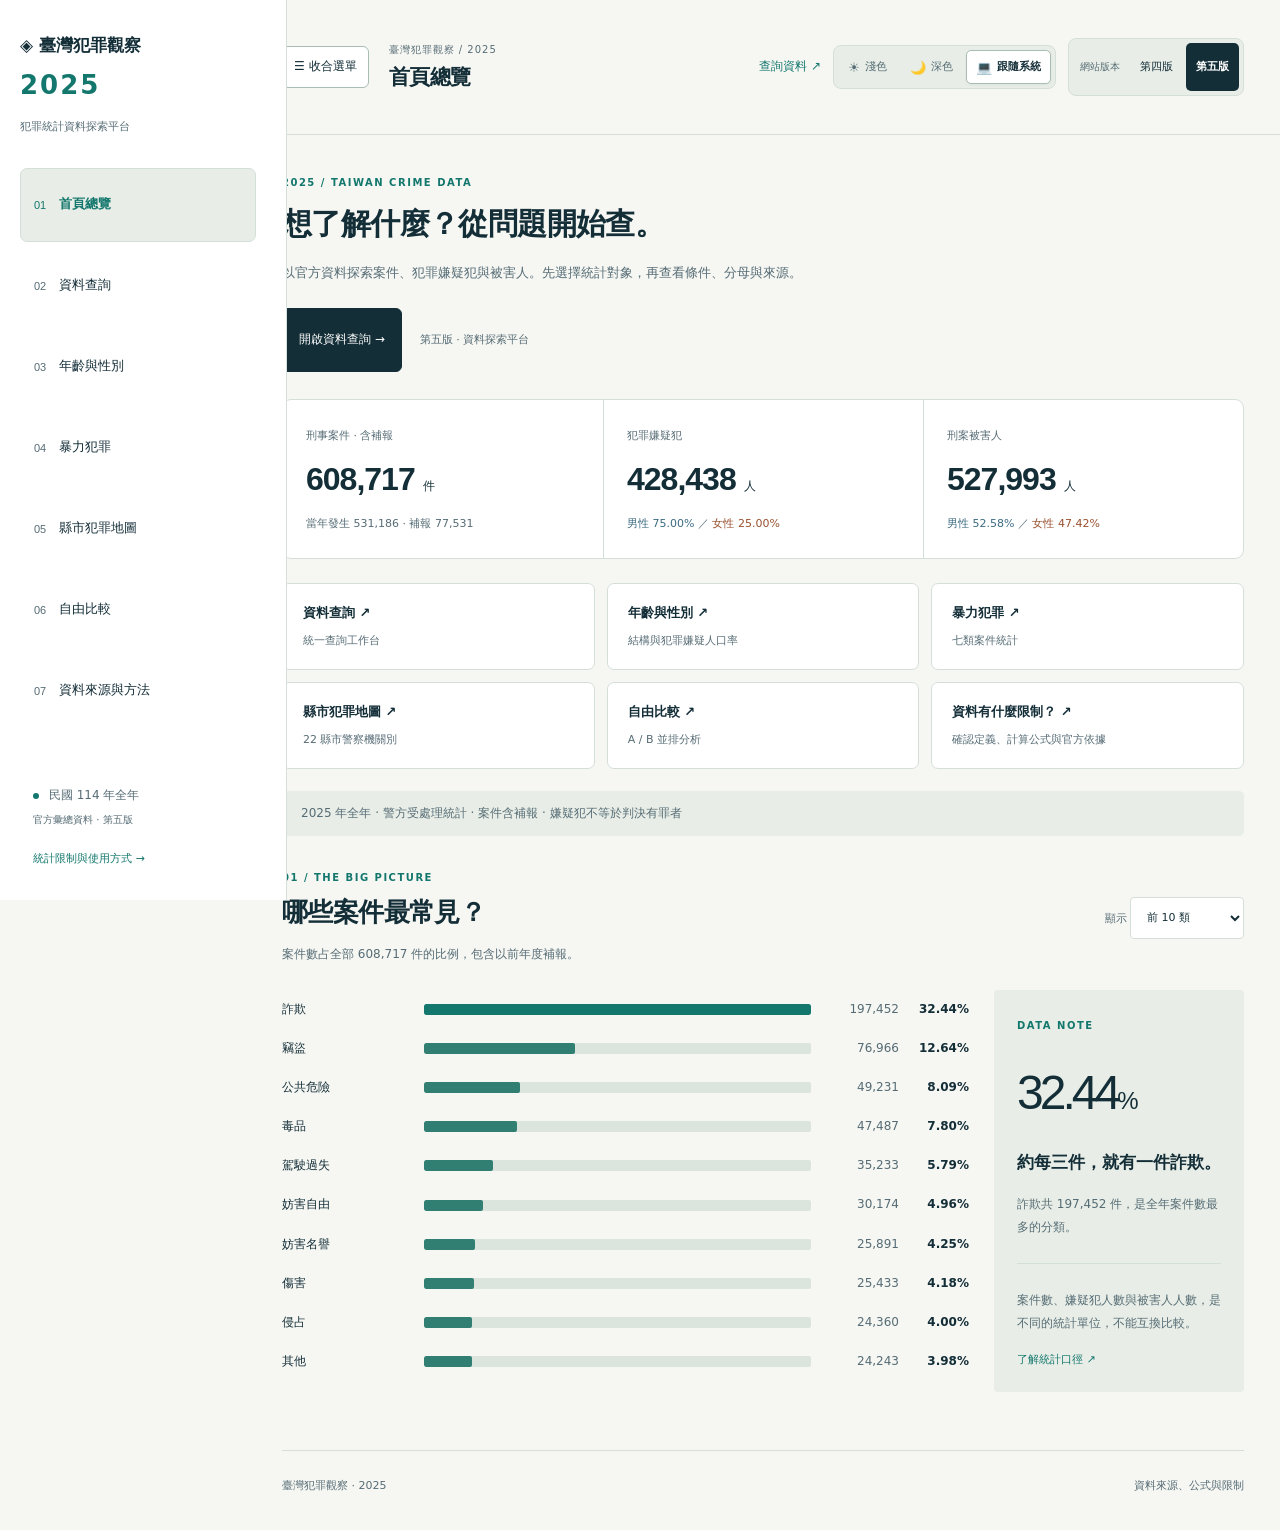
<file: index.html>
<!doctype html><html lang="zh-Hant"><head><meta charset="utf-8"><meta name="viewport" content="width=device-width,initial-scale=1"><meta name="description" content="臺灣2025年犯罪統計資料探索平台：查詢、年齡與性別、暴力犯罪、縣市地圖與自由比較。"><meta name="color-scheme" content="light dark"><meta name="theme-color" content="#f6f7f3"><title>臺灣犯罪觀察｜2025 第五版</title><script src="./theme.js"></script><link rel="stylesheet" href="./style.css"><link rel="stylesheet" href="./extended.css"><link rel="stylesheet" href="./notes.css"><link rel="stylesheet" href="./theme.css"><link rel="stylesheet" href="./explorers.css"><link rel="stylesheet" href="./platform.css"><link rel="stylesheet" href="./version-switch.css"><link rel="stylesheet" href="./violence-history.css"></head><body><a class="skip-link" href="#main">跳至主要內容</a><aside class="sidebar" id="sidebar"><div class="mobile-menu-head"><strong>功能選單</strong><button type="button" id="menuClose" aria-label="關閉導覽選單">×</button></div><a class="brand" href="#home">◈ 臺灣犯罪觀察<span>2025</span></a><p class="sidebar-kicker">犯罪統計資料探索平台</p><nav aria-label="主要功能"><a href="#home" data-route="home"><small>01</small><span>首頁總覽</span></a><a href="#query" data-route="query"><small>02</small><span>資料查詢</span></a><a href="#age" data-route="age"><small>03</small><span>年齡與性別</span></a><a href="#violence" data-route="violence"><small>04</small><span>暴力犯罪</span></a><a href="#county-map" data-route="county-map"><small>05</small><span>縣市犯罪地圖</span></a><a href="#compare" data-route="compare"><small>06</small><span>自由比較</span></a><a href="#method" data-route="method"><small>07</small><span>資料來源與方法</span></a></nav><div class="sidebar-bottom"><span class="status-dot"></span> 民國 114 年全年<br><small>官方彙總資料 · 第五版</small><a href="#method">統計限制與使用方式 →</a></div></aside><div class="app-shell"><div class="menu-backdrop" aria-hidden="true"></div><header class="topbar"><button class="menu-toggle secondary-button" id="menuToggle" aria-expanded="false" aria-controls="sidebar">☰ 選單</button><div><p class="breadcrumb">臺灣犯罪觀察 / 2025</p><h1 id="pageTitle" tabindex="-1">首頁總覽</h1></div><div class="top-actions"><a class="header-query" href="#query">查詢資料 ↗</a><div class="theme-switch" role="group" aria-label="顯示模式"><button type="button" data-theme-mode="light" aria-pressed="false" aria-label="淺色模式"><span class="theme-icon" aria-hidden="true">☀️</span><span>淺色</span></button><button type="button" data-theme-mode="dark" aria-pressed="false" aria-label="深色模式"><span class="theme-icon" aria-hidden="true">🌙</span><span>深色</span></button><button type="button" data-theme-mode="system" aria-pressed="true" aria-label="跟隨系統"><span class="theme-icon" aria-hidden="true">💻</span><span>跟隨系統</span></button></div><span id="themeStatus" class="sr-only" aria-live="polite"></span><nav class="edition-switch" aria-label="網站版本切換" data-current-version="5"><span>網站版本</span><a href="./v4.html" data-version-target="4">第四版</a><a href="./index.html" data-version-target="5" aria-current="page">第五版</a></nav></div></header><main id="main" tabindex="-1"><div class="workspace" id="page-home" data-page="home" hidden><section class="dashboard-intro"><div class="eyebrow">2025 / TAIWAN CRIME DATA</div><h2>想了解什麼？從問題開始查。</h2><p>以官方資料探索案件、犯罪嫌疑犯與被害人。先選擇統計對象，再查看條件、分母與來源。</p><a class="primary-button" href="#query">開啟資料查詢 →</a><span class="version-tag">第五版 · 資料探索平台</span></section><div class="metrics"><article><label>刑事案件 · 含補報</label><strong>608,717<small>件</small></strong><p>當年發生 531,186 · 補報 77,531</p></article><article><label>犯罪嫌疑犯</label><strong>428,438<small>人</small></strong><p><b class="male-text">男性 75.00%</b> ／ <b class="female-text">女性 25.00%</b></p></article><article><label>刑案被害人</label><strong>527,993<small>人</small></strong><p><b class="male-text">男性 52.58%</b> ／ <b class="female-text">女性 47.42%</b></p></article></div><div class="quick-grid"><a class="quick-card" href="#query"><span>資料查詢 ↗</span><p>統一查詢工作台</p></a><a class="quick-card" href="#age"><span>年齡與性別 ↗</span><p>結構與犯罪嫌疑人口率</p></a><a class="quick-card" href="#violence"><span>暴力犯罪 ↗</span><p>七類案件統計</p></a><a class="quick-card" href="#county-map"><span>縣市犯罪地圖 ↗</span><p>22 縣市警察機關別</p></a><a class="quick-card" href="#compare"><span>自由比較 ↗</span><p>A / B 並排分析</p></a><a class="quick-card" href="#method"><span>資料有什麼限制？ ↗</span><p>確認定義、計算公式與官方依據</p></a></div><p class="context-strip">2025 年全年 · 警方受處理統計 · 案件含補報 · 嫌疑犯不等於判決有罪者</p><section id="overview"><div class="section-head"><div><div class="eyebrow">01 / THE BIG PICTURE</div><h2>哪些案件最常見？</h2><p>案件數占全部 608,717 件的比例，包含以前年度補報。</p></div><label class="select-wrap">顯示 <select id="eventCount"><option value="10">前 10 類</option><option value="51">全部 51 類</option></select></label></div><div class="overview-grid"><div id="eventBars" class="event-bars"></div><aside class="insight"><span class="eyebrow">DATA NOTE</span><div class="big-number">32.44<span>%</span></div><h3>約每三件，就有一件詐欺。</h3><p>詐欺共 197,452 件，是全年案件數最多的分類。</p><hr><p>案件數、嫌疑犯人數與被害人人數，是不同的統計單位，不能互換比較。</p><a href="#method">了解統計口徑 ↗</a></aside></div></section></div><div class="workspace" id="page-query" data-page="query" hidden><section id="query"><div class="section-head"><div><div class="eyebrow">QUERY / DATA WORKBENCH</div><h2>資料查詢工作台</h2><p>選擇資料，再逐步縮小範圍；不支援的條件會停用並說明原因。</p></div><a class="source-link" href="#method">來源與公式 ↗</a></div>
<details class="filter-drawer" open><summary>查詢條件<span>展開／收合</span></summary><div class="query-filters">
<label for="qObject">查詢對象<select id="qObject"><option value="suspects">犯罪嫌疑犯</option><option value="victims">被害人</option><option value="cases">刑事案件</option></select></label>
<label for="qRegion">資料地區<select id="qRegion"></select></label>
<label for="qCrime">犯罪類型<select id="qCrime"></select></label>
<label for="qAge">年齡層<select id="qAge" aria-describedby="qLimit"></select></label>
<label for="qSex">性別<select id="qSex" aria-describedby="qLimit"><option value="total">男女合計</option><option value="male">男性</option><option value="female">女性</option></select></label>
<label for="qMetric">統計指標<select id="qMetric"></select></label>
</div><p id="qLimit" class="filter-limit" role="status"></p></details>
<div class="query-actions"><div class="tabs" role="group" aria-label="查詢結果檢視"><button id="qChartButton" aria-pressed="true" class="active">圖表</button><button id="qTableButton" aria-pressed="false">表格</button></div><label class="query-search">搜尋案類<input type="search" id="qSearch" placeholder="輸入犯罪名稱" aria-label="搜尋查詢結果案類"></label><button id="qDownload" class="secondary-button">下載結果 CSV ↓</button></div>
<div class="result-summary" role="status" aria-live="polite"><strong id="qTitle"></strong><p id="qContext"></p></div><p class="context-strip" id="qDenominator"></p><p class="small-note" id="qRowsNote"></p>
<div id="qChart" class="panel query-chart"></div><div id="qTable" class="table-scroll" hidden><table><caption class="sr-only">資料查詢結果</caption><thead><tr><th>犯罪類型</th><th>計數</th><th>指標值</th><th>分母</th></tr></thead><tbody id="qRows"></tbody></table></div>
<aside class="pairing-inline">各表是官方彙總資料，未提供案件層級配對。無法推算不同性別間的犯罪方向。全國件數含署所屬機關，縣市件數採警察機關別，不能視為居民犯罪風險或治安排名。</aside></section></div><div class="workspace" id="page-age" data-page="age" hidden><div class="subnav" role="group" aria-label="年齡與性別分析主題"><button data-age-view="structure" aria-pressed="true">年齡與性別結構</button><button data-age-view="rates" aria-pressed="false">犯罪嫌疑人口率</button></div><div data-age-panel="structure"><section id="explore"><div class="section-head"><div><div class="eyebrow">02 / EXPLORE THE DATA</div><h2>年齡與性別，交叉觀察。</h2><p>選擇觀察對象及年齡，查看男女結構與案類分布。</p></div><div class="tabs" role="group" aria-label="觀察對象"><button data-mode="suspects" class="active" aria-pressed="true">嫌疑犯</button><button data-mode="victims" aria-pressed="false">被害人</button></div></div><aside class="scope-notice age-notice" aria-labelledby="age-scope-title"><span class="notice-tag">統計範圍提醒</span><h3 id="age-scope-title">未滿 12 歲，不列入嫌疑犯統計</h3><p>配合《少年事件處理法》修正及兒童全面去刑罰化，自 <strong>2020 年 6 月 19 日（民國 109 年）</strong>起，未滿 12 歲的兒童嫌疑犯不列入統計。<strong>未列入統計，不代表沒有相關事件。</strong></p></aside><div id="ageButtons" class="age-buttons" role="group" aria-label="年齡層"></div>
<aside class="pairing-notice" aria-labelledby="pairing-title"><span class="notice-tag">性別統計的解讀限制</span><h3 id="pairing-title">男女分布，不能推算「誰對誰」犯罪</h3><p>本網站可分別呈現犯罪嫌疑犯與被害人的性別分布，但因公開統計未提供案件層級的加害者與被害者性別配對資料，無法推算不同性別間的犯罪方向及其比例。</p><p class="pairing-example">例如：男性嫌疑犯占比，不能直接解讀成「男性對女性犯罪」的占比。</p></aside><div class="explore-grid"><article class="panel"><div class="panel-label">性別結構 <span id="ageLabel"></span></div><div class="gender-total"><strong id="peopleTotal"></strong><span>人</span></div><div id="genderBar" class="gender-bar"></div><div id="genderLegend" class="gender-legend"></div><p id="genderNote" class="small-note"></p></article><article class="panel"><div class="panel-label" id="rankingTitle">具名案類前五大</div><div id="rankings"></div><p class="small-note">排除「其他」及重複的合計／子項；比例分母仍含所有案類。未單列案類拆分後可能影響名次。</p></article></div>
<div class="table-head"><h3>案類明細 <small id="rowCount"></small></h3><div><input id="search" type="search" placeholder="搜尋犯罪類型…" aria-label="搜尋犯罪類型"><button id="download">下載 CSV ↓</button></div></div><div class="table-scroll"><table><thead><tr><th>犯罪類型</th><th>總人數</th><th>男性人數</th><th>女性人數</th><th>男／女占比</th></tr></thead><tbody id="detailRows"></tbody></table></div><p class="small-note">明細保留官方合計及子項，請勿將所有列再次相加。橫條以藍色表示男性、橘色表示女性。</p></section></div><div data-age-panel="rates" hidden><section id="rates"><div class="section-head"><div><div class="eyebrow">04 / AGE-SPECIFIC OFFENDER RATES</div><h2>人口規模不同，如何比較？</h2><p>2025 年全年 · 臺灣各年齡層犯罪嫌疑人口率 · 每 10 萬同齡人口的嫌疑犯人數。</p></div><span class="calculation-badge">2025 年全年 · 本站計算</span></div>
<aside class="scope-notice rate-scope-notice" aria-label="犯罪嫌疑人口率統計範圍"><span class="notice-tag">閱讀犯罪嫌疑人口率前請注意</span><p><strong>未滿 12 歲嫌疑犯自 2020 年 6 月 19 日起不列入統計。</strong>因此圖表從 12–17 歲開始；「全體」人口率的分母仍包含所有年齡人口。<a href="#age-scope-title">查看年齡統計說明 ↑</a></p></aside><aside class="calculation-note" aria-label="本站計算與統計期間"><strong>2025 年全年數值，由本站計算</strong><p>分子為 2025 年全年犯罪嫌疑犯人數；分母以 <b>2024 年底與 2025 年底人口的平均值</b>近似 2025 年年中人口。以下人口率是本站依官方人數及人口資料計算，<b>不是整組數值直接摘錄警政署公布的犯罪嫌疑人口率</b>。</p></aside><div class="rate-formula"><span>犯罪嫌疑人口率</span><b>＝</b><span>該年齡層嫌疑犯人數</span><b>÷</b><span>2025 年同齡年中人口近似值</span><b>×</b><strong>100,000</strong></div>
<div class="rate-controls"><div><label for="rateKind">犯罪範圍</label><select id="rateKind"><option value="all">全般刑案</option><option value="violent">暴力犯罪七案類</option></select></div><div><label for="rateSex">性別</label><select id="rateSex"><option value="total">男女合計</option><option value="male">男性</option><option value="female">女性</option></select></div><div><label for="rateOrder">排序</label><select id="rateOrder"><option value="age">依年齡排列</option><option value="rate">依人口率由高至低</option></select></div></div>
<div class="rate-layout"><article class="panel"><div class="panel-label"><span id="rateChartTitle"></span><span>人／每 10 萬人口</span></div><div id="rateBars"></div><p class="small-note">各橫條共用零起點與同一比例尺。切換性別時，人口分母也會切換為該年齡層同性別人口。</p></article><aside class="rate-insight"><div class="eyebrow">HIGHEST RATE</div><h3 id="highestRateAge"></h3><strong id="highestRateValue"></strong><p id="rateUnit">人／每 10 萬同齡人口</p><div id="rateComparison"></div><hr><p id="rateNational"></p><p class="small-note">這是警方查獲嫌疑犯人數相對於人口的統計率，不能直接解讀為個人犯罪機率，也不代表該年齡層每個人的特徵。</p></aside></div>
<div class="table-head"><h3>犯罪嫌疑人口率與計算分母</h3><div><button id="ratesDownload">下載犯罪嫌疑人口率 CSV ↓</button></div></div><div class="table-scroll"><table><thead><tr><th>年齡層</th><th>嫌疑犯人數</th><th>年中人口（近似值）</th><th>犯罪嫌疑人口率（人／10 萬人口）</th><th>占全部嫌疑犯</th></tr></thead><tbody id="rateRows"></tbody></table></div>
<p class="small-note">本站使用的 2025 年年中人口近似值＝（2024 年底人口＋2025 年底人口）÷ 2，可能出現 0.5 人。全體人口率分母含所有年齡；未滿 12 歲嫌疑犯不列統計。人數來自現有表 7 修訂資料（全年 428,438 人），人口來自內政部單一年齡資料；12–17 歲及 18–23 歲計算結果已與警政署 2026-04-29 通報交叉核對。較早通報採 434,276 人，本頁未混用該版本。</p>
<div class="source-strip"><a target="_blank" rel="noopener" href="https://data.gov.tw/dataset/14226">人口資料與分組依據 ↗</a><a target="_blank" rel="noopener" href="https://www.npa.gov.tw/ch/app/data/doc?detailNo=1498575363876327424&module=wg057&type=s">官方青少年人口率核對 ↗</a><a href="#method">統計口徑說明 ↓</a></div></section></div></div><div class="workspace" id="page-violence" data-page="violence" hidden><section id="violence"><div class="section-head"><div><div class="eyebrow">03 / VIOLENT CRIME</div><h2>暴力犯罪，七類案件的完整輪廓。</h2><p><a href="#violence-history">查看 2017–2025 年歷年統計與口徑變動 ↓</a></p><p>2025 年警政署暴力犯罪統計 · 發生數含補報，破獲數含破積案。</p></div><a class="source-link" target="_blank" rel="noopener" href="https://www.npa.gov.tw/ch/app/data/doc?detailNo=1508721510041260032&module=wg057&type=s">官方統計通報 ↗</a></div>
<aside class="scope-notice" aria-labelledby="violence-scope-title"><span class="notice-tag">先看定義，再看數字</span><h3 id="violence-scope-title">這裡的案類，有特定統計範圍</h3><div class="scope-cards"><article><span class="scope-number">01</span><h4>重大恐嚇取財</h4><p>自 <strong>2000 年（民國 89 年）</strong>起，限行為人已著手以<strong>槍擊、下毒、縱火、爆炸</strong>等手段恐嚇勒索財物。一般恐嚇取財另列，不併入本項。</p></article><article><span class="scope-number">02</span><h4>強制性交</h4><p>自 <strong>2017 年 1 月（民國 106 年）</strong>起，暴力犯罪項下的「強制性交」<strong>排除「對幼性交」</strong>；仍包括單一嫌疑犯的強制性交及二人以上嫌疑犯的共同強制性交。</p></article></div><details class="scope-history"><summary>查看強制性交的歷史口徑與官方依據</summary><p>2016 年（民國 105 年）以前，本項包括強制性交（單一嫌疑犯）、共同強制性交（二人以上嫌疑犯）及對幼性交。依警政署刑事警察局 2016 年 12 月 28 日第 5 次刑事工作檢討會報決議，自 2017 年 1 月起排除「對幼性交」。</p><a target="_blank" rel="noopener" href="https://www.npa.gov.tw/ch/app/data/view?id=2217&module=wg056&serno=fbf5a752-9c50-4eb1-a3ac-8d4f7112c70a">查閱官方表 7、表 16 附註 ↗</a></details><p class="scope-footer">警政「暴力犯罪」限故意殺人、擄人勒贖、強盜、搶奪、重傷害、重大恐嚇取財、強制性交七類。<strong>一般傷害不在這七類內，也不是所有涉及暴力的犯罪都納入。</strong></p></aside><p class="pairing-inline">嫌疑犯與被害人的男女數字為分別彙整，無案件層級性別配對，不能推算不同性別間的犯罪方向或比例。<a href="#pairing-title">查看解讀限制 ↑</a></p><div class="violent-summary"><article><label>暴力犯罪發生數</label><strong>503 <small>件</small></strong><p>占全般刑案 <b>0.083%</b></p></article><article><label>破獲數 · 含破積案</label><strong>497 <small>件</small></strong><p>破獲率 98.81%</p></article><article><label>暴力犯罪嫌疑犯</label><strong>820 <small>人</small></strong><p><span class="male-text">男 752（91.71%）</span><br><span class="female-text">女 68（8.29%）</span></p></article><article><label>暴力犯罪被害人</label><strong>583 <small>人</small></strong><p><span class="male-text">男 308（52.83%）</span><br><span class="female-text">女 275（47.17%）</span></p></article></div>
<div class="overview-grid violence-chart"><div><div class="panel-label">各案類占暴力犯罪比例 <span>分母：503 件</span></div><div id="violentBars"></div></div><aside class="insight"><span class="eyebrow">A CLOSER LOOK</span><div class="big-number">80.72<span>%</span></div><h3>故意殺人、強盜、搶奪<br>合占八成。</h3><p>三類共 406 件。這是暴力犯罪案件內部的結構比例，與占全般刑案的比例不同。</p><hr><p>「強制性交」被害人 79 人，其中女性 70 人，占該類被害人的 88.61%。</p></aside></div>
<div class="table-head"><h3>七案類明細</h3><div><button id="violentDownload">下載暴力犯罪 CSV ↓</button></div></div><div class="table-scroll"><table><thead><tr><th>犯罪類型</th><th>發生件數</th><th>占暴力犯罪</th><th>嫌疑犯（男／女）</th><th>被害人（男／女）</th></tr></thead><tbody id="violentRows"></tbody></table></div>
<div id="violence-history" class="panel violence-history" aria-labelledby="violence-history-title">
  <h3 id="violence-history-title">2017–2025 年暴力犯罪統計</h3>
  <p>全臺七類暴力犯罪。發生數含補報，破獲數含破積案。表中嫌疑犯以人計，其餘數值以件計。</p>
  <div class="scope-notice">
    <h4>跨年比較須留意的統計變動</h4>
    <ul>
      <li><strong>2017 年 1 月｜案類範圍。</strong> 暴力犯罪項下的「強制性交」自此排除「對幼性交」。與 2016 年及以前的數字比較時，須考慮分類差異。<a href="https://www.npa.gov.tw/ch/app/data/doc?detailNo=949193398038827008&amp;module=wg055&amp;type=s#page=27">警政署表 3 附註</a></li>
      <li><strong>2020 年 6 月 19 日｜年齡範圍。</strong> 配合《少年事件處理法》修正，未滿 12 歲兒童不再列入警察機關受（處）理刑事案件及查獲嫌疑犯統計。跨年比較件數及嫌疑犯人數時，須考慮納入範圍的改變。<a href="https://wwwcdn.npa.gov.tw/ch/app/data/doc?detailNo=816231117882421248&amp;module=wg063&amp;type=s">警政署統計表附註</a></li>
      <li><strong>2024 年 9 月 1 日｜案件認定。</strong> 刑案紀錄系統介接受理報案 e 化平台。部分案件由按案件計數改為按被害人計數，發生數也包括警方自行立案等來源。2024 年全年跨越新舊口徑，警政署的 2025 年暴力犯罪通報因此採 2024 年第 4 季起的季度資料比較。本站保留年度原值，跨越改制的差異無法單獨反映犯罪變化。<a href="https://www.npa.gov.tw/ch/app/data/doc?detailNo=1452952881236807680&amp;module=wg031&amp;type=s">警政工作年報</a> · <a href="https://www.npa.gov.tw/ch/app/data/doc?detailNo=1508721510041260032&amp;module=wg057&amp;type=s">暴力犯罪通報</a></li>
    </ul>
  </div>

  <div id="violentSexHistory">
    <h4>各案類嫌疑犯與被害人男女數量</h4>
    <p>選擇年份，查看七類案件的人數。嫌疑犯與被害人的性別為各自的統計分布。</p>
    <div class="table-head">
      <label>統計年份 <select id="violentSexYear"></select></label>
      <button id="violentSexDownload" class="secondary-button" type="button">下載歷年性別 CSV</button>
    </div>
    <p id="violentSexNote" class="small-note" role="status"></p>
    <div class="table-scroll" tabindex="0" role="region" aria-label="各案類性別人數">
      <table>
        <caption id="violentSexCaption"></caption>
        <thead><tr><th scope="col">案類</th><th scope="col">嫌疑犯男</th><th scope="col">嫌疑犯女</th><th scope="col">被害人男</th><th scope="col">被害人女</th></tr></thead>
        <tbody id="violentSexRows"></tbody>
      </table>
    </div>
    <p class="small-note">2017–2024 年來源：<a href="https://data.gov.tw/dataset/176673">警政署各案類嫌疑犯按性別表</a>、<a href="https://data.gov.tw/dataset/176672">各類刑案被害人年齡別表（取男女總計欄）</a>。2025 年採本站既有的<a href="https://www.npa.gov.tw/ch/app/data/doc?detailNo=1508721510041260032&amp;module=wg057&amp;type=s">警政署暴力犯罪通報</a>。</p>
  </div>
  <div class="table-head" id="violentHistoryControls" hidden>
    <label>圖表指標 <select id="violentHistoryMetric"><option value="1">發生數</option><option value="2">故意殺人</option><option value="3">擄人勒贖</option><option value="4">強盜</option><option value="5">搶奪</option><option value="6">重傷害</option><option value="7">重大恐嚇取財</option><option value="8">強制性交</option><option value="9">破獲數</option><option value="10">嫌疑犯</option></select></label>
    <button type="button" class="secondary-button" id="violentHistoryDownload">下載歷年 CSV</button>
  </div>
  <div id="violentHistoryBars" aria-label="年度統計長條圖"></div>
  <div class="table-scroll" tabindex="0" role="region" aria-label="歷年暴力犯罪數值">
    <table id="violentHistoryTable"><thead><tr><th scope="col">年度</th><th scope="col">發生數</th><th scope="col">故意殺人</th><th scope="col">擄人勒贖</th><th scope="col">強盜</th><th scope="col">搶奪</th><th scope="col">重傷害</th><th scope="col">重大恐嚇取財</th><th scope="col">強制性交</th><th scope="col">破獲數</th><th scope="col">嫌疑犯</th><th scope="col">口徑變動</th></tr></thead><tbody><tr><th scope="row">2017</th><td>1,260</td><td>399</td><td>3</td><td>289</td><td>234</td><td>33</td><td>0</td><td>302</td><td>1,293</td><td>1,910</td><td>強制性交排除對幼性交</td></tr>
<tr><th scope="row">2018</th><td>993</td><td>323</td><td>5</td><td>207</td><td>192</td><td>35</td><td>3</td><td>228</td><td>995</td><td>1,666</td><td>—</td></tr>
<tr><th scope="row">2019</th><td>859</td><td>302</td><td>6</td><td>192</td><td>137</td><td>20</td><td>1</td><td>201</td><td>898</td><td>1,464</td><td>—</td></tr>
<tr><th scope="row">2020</th><td>707</td><td>238</td><td>1</td><td>156</td><td>125</td><td>21</td><td>1</td><td>165</td><td>737</td><td>1,195</td><td>6 月 19 日起未滿 12 歲兒童不列入相關統計</td></tr>
<tr><th scope="row">2021</th><td>598</td><td>212</td><td>7</td><td>155</td><td>112</td><td>31</td><td>0</td><td>81</td><td>597</td><td>1,073</td><td>—</td></tr>
<tr><th scope="row">2022</th><td>499</td><td>174</td><td>1</td><td>133</td><td>100</td><td>24</td><td>0</td><td>67</td><td>497</td><td>761</td><td>—</td></tr>
<tr><th scope="row">2023</th><td>442</td><td>123</td><td>3</td><td>125</td><td>84</td><td>24</td><td>0</td><td>83</td><td>451</td><td>819</td><td>—</td></tr>
<tr><th scope="row">2024</th><td>374</td><td>136</td><td>0</td><td>84</td><td>67</td><td>23</td><td>1</td><td>63</td><td>368</td><td>597</td><td>9 月起改變部分案件認定方式</td></tr>
<tr><th scope="row">2025</th><td>503</td><td>158</td><td>4</td><td>130</td><td>118</td><td>14</td><td>0</td><td>79</td><td>497</td><td>820</td><td>—</td></tr></tbody></table>
  </div>
  <p class="small-note">資料來源：<a href="https://www.npa.gov.tw/ch/app/data/doc?detailNo=949193398038827008&amp;module=wg055&amp;type=s#page=25">警政署《警政統計月報》表 3「暴力犯罪統計」</a>。採同一版月報的年度列，並將案類件數欄的「－」以 0 顯示。查閱日期：2026 年 11 月 12 日。</p>
</div>

</section></div><div class="workspace" id="page-county-map" data-page="county-map" hidden><section id="county-map"><div class="section-head"><div><div class="eyebrow">06 / TAIWAN COUNTY MAP</div><h2>在地圖上，讀懂縣市數據。</h2><p>2025 年全年 · 22 縣市案件數、每十萬戶籍人口件數與案類分布。</p></div><span class="calculation-badge">依警察機關別 · 非逐案發生地</span></div>
<aside class="scope-notice map-scope-notice"><span class="notice-tag">先區分地理口徑</span><h3>案件歸屬、實際發生地、居住地，是三件不同的事。</h3><div class="geography-grid"><article><b>本圖案件：警察機關別</b><p>依縣市警察機關彙整，含補報案件。電信網路、詐欺等案件可能發生於境外或難以認定現場，管轄縣市不能一律視為實際發生地。</p></article><article><b>人口分母：戶籍人口</b><p>採同縣市 2024、2025 年底戶籍人口的平均值，近似年中人口；不是案件當事人或嫌疑犯的居住人口。</p></article><article><b>本資料無法提供</b><p>全國一致的逐案發生地、嫌疑犯居住地及兩者配對。不能由此推算某地居民犯罪機率，也不能直接用作治安好壞排名。</p></article></div></aside>
<div class="map-toolbar"><label>犯罪類型 <select id="mapCrime"></select></label><label>地圖色階指標 <select id="mapMetric"><option value="count">案件數（含補報）</option><option value="rate">刑案發生率（件／10萬人口・本站計算）</option></select></label></div>
<div class="county-layout"><article class="panel map-panel"><div class="map-panel-head"><b id="mapTitle"></b><div class="map-target" role="group" aria-label="地圖點選對象"><button data-map-target="A" aria-pressed="true">點圖設定 A</button><button data-map-target="B" aria-pressed="false">點圖設定 B</button></div></div><svg id="countySvg" viewBox="0 0 530 680" role="group" aria-label="臺灣22縣市犯罪統計互動地圖"><g class="island-insets" aria-hidden="true"><rect x="10" y="35" width="145" height="175" rx="5"></rect><text x="22" y="55">金門縣</text><rect x="10" y="235" width="145" height="175" rx="5"></rect><text x="22" y="255">連江縣</text><rect x="10" y="435" width="145" height="180" rx="5"></rect><text x="22" y="455">澎湖縣</text></g><g id="countyPaths"></g></svg><div id="mapLegend" class="map-legend"></div><p id="mapHover" class="map-readout" aria-live="polite">點選地圖或使用右方選單選擇縣市。</p><p class="small-note">色階代表此指標數值，不代表治安評價。離島以調整位置與大小的插圖呈現；小面積縣市亦可用選單操作。</p></article>
<div class="county-details"><div class="county-selectors"><label><span class="group-badge group-a">A</span> 縣市<select id="countyA"></select></label><label><span class="group-badge group-b">B</span> 縣市<select id="countyB"></select></label></div><div class="county-cards"><article id="countyCardA" class="panel"></article><article id="countyCardB" class="panel"></article></div><div id="countyDifference" class="difference-grid county-difference" role="status" aria-live="polite"></div></div></div>
<div class="table-head"><h3>22 縣市同口徑明細 <small>依官方機關別順序</small></h3><div><button id="countyDownload">下載目前案類 CSV ↓</button></div></div><div class="table-scroll county-table"><table><thead><tr><th>縣市警察機關</th><th>所選案類件數</th><th>每十萬人口件數（本站計算）</th><th>戶籍年中人口近似值</th></tr></thead><tbody id="countyRows"></tbody></table></div>
<p class="small-note">22 縣市合計 600,909 件；另有署所屬機關 7,808 件，不分配至縣市，兩者合計為全國 608,717 件。案類分布使用 51 個互不重複分類；暴力犯罪七案類為重疊的另項觀察，不重複加總。縣市率＝該縣市警察機關案類件數÷同縣市戶籍年中人口近似值×100,000；全般刑案計算結果已逐縣市與官方表 1 核對。</p><div class="source-strip"><a target="_blank" rel="noopener" href="https://www.npa.gov.tw/ch/app/data/view?id=2217&module=wg056&serno=fbf5a752-9c50-4eb1-a3ac-8d4f7112c70a">警政署表 1、表 4 與地理限制 ↗</a><a target="_blank" rel="noopener" href="https://data.gov.tw/dataset/14226">各縣市人口分母 ↗</a><a target="_blank" rel="noopener" href="https://github.com/dkaoster/taiwan-atlas">地理邊界：taiwan-atlas 2021.9.20／內政部 ↗</a><a href="./map-license.txt" download>地圖 MIT 授權</a></div></section></div><div class="workspace" id="page-compare" data-page="compare" hidden><section id="compare"><div class="section-head"><div><div class="eyebrow">05 / COMPARE SIDE BY SIDE</div><h2>自由比較，不用來回切換。</h2><p>自行設定兩組年齡、案類與性別，在同一畫面查看數值、比例與差異。</p></div><span class="calculation-badge">2025 年全年 · 差異由本站計算</span></div>
<div class="compare-toolbar"><label>觀察對象 <select id="comparePopulation"><option value="suspects">犯罪嫌疑犯</option><option value="victims">被害人</option></select></label><label>比較指標 <select id="compareMetric"><option value="count">人數</option><option value="share">占該年齡層全部人數</option><option value="rate">犯罪嫌疑人口率（本站計算）</option></select></label><div class="compare-presets" role="group" aria-label="比較範例"><button data-compare-preset="age">比較兩個年齡層</button><button data-compare-preset="crime">比較兩種犯罪</button><button data-compare-preset="sex">比較男女</button></div></div>
<p class="filter-limit" id="compareWarning" role="status"></p><p id="compareMetricNote" class="comparison-explanation"></p><div class="comparison-grid"><article class="panel compare-card"><div class="compare-card-head"><span class="group-badge group-a">A</span><h3>第一組</h3></div><div class="compare-fields"><label for="compareAgeA">年齡層</label><select id="compareAgeA"></select><label for="compareCrimeA">犯罪類型</label><select id="compareCrimeA"></select><label for="compareSexA">性別</label><select id="compareSexA"><option value="total">男女合計</option><option value="male">男性</option><option value="female">女性</option></select></div><div id="compareChartA" class="compare-result"></div></article><article class="panel compare-card"><div class="compare-card-head"><span class="group-badge group-b">B</span><h3>第二組</h3></div><div class="compare-fields"><label for="compareAgeB">年齡層</label><select id="compareAgeB"></select><label for="compareCrimeB">犯罪類型</label><select id="compareCrimeB"></select><label for="compareSexB">性別</label><select id="compareSexB"><option value="total">男女合計</option><option value="male">男性</option><option value="female">女性</option></select></div><div id="compareChartB" class="compare-result"></div></article></div>
<div id="compareDifference" class="difference-grid" role="status" aria-live="polite"></div><div class="comparison-footer"><p>兩張圖共用比例尺，差異以未四捨五入數值計算，可能與畫面小數相減略有差異。若同時改變年齡、案類與性別，差異不能歸因於單一因素。合計類別與其子類可能重疊；本比較不將兩組相加。</p><button id="compareDownload">下載兩組比較 CSV ↓</button></div><p class="small-note">嫌疑犯不等於判決有罪者。男女資料沒有案件層級的加害者與被害者性別配對，不能用來推算「誰對誰」犯罪。被害人的年齡分組依官方表 16；本區不提供被害人口率。</p></section></div><div class="workspace" id="page-method" data-page="method" hidden><section id="method" class="method"><div><div class="eyebrow">07 / SOURCES & METHODOLOGY</div><h2>讀懂資料，也讀懂界線。</h2><p>期間：2025 年 1–12 月（民國 114 年）<br>資料查閱：2026 年 11 月 2 日</p><a target="_blank" rel="noopener" href="https://www.npa.gov.tw/ch/app/data/view?id=2217&module=wg056&serno=fbf5a752-9c50-4eb1-a3ac-8d4f7112c70a">前往警政署官方資料 ↗</a></div><div class="method-notes"><article><b>01　比例如何計算</b><p>案件占比＝該案類件數 ÷ 全部案件。男女占比＝該組男性或女性人數 ÷ 該組總人數；不等於各性別人口的犯罪率。</p></article><article><b>02　資料範圍與身分</b><p>取自警政署重要統計結果表 4、7、16，限警察受處理資料，未涵蓋未報案犯罪。嫌疑犯不等於經法院判決有罪者；人數沿用官方計數，不宜視為全年去重的獨立個人。</p></article><article><b>03　年齡分組與分類限制</b><p>嫌疑犯與被害人採各自官方年齡分組，不能直接逐組對照。未滿 12 歲嫌疑犯自 2020 年 6 月 19 日起不列統計。「其他」保留官方合併分類，未單列不表示零件數或零被害人。</p></article><article><b>04　補報與排名</b><p>608,717 件含以前年度補報 77,531 件，不全是 2025 年發生的案件。前五大為已公布具名案類的人數排名；案件分類採互不重複的 51 類，合計已核對。</p></article><article><b>05　犯罪嫌疑人口率</b><p>本站以 2025 年全年表 7 修訂人數，除以內政部同齡同性別年中人口近似值，再乘 10 萬。年中人口近似值採 2024 年底及 2025 年底人口平均；本節人口率統一標示「本站計算」，不代表全部數值由警政署直接公布。全體人口率與各年齡層人口率的分母不同；它們均與嫌疑犯結構占比不同。</p></article><article><b>06　暴力犯罪來源</b><p>新增七案類資料採警政署 2026-05-27「114年暴力犯罪概況」，已核對發生數 503 件、嫌疑犯 820 人、被害人 583 人與原始表一致。案件與人數使用不同計數口徑，不能逐案對應。</p></article><article><b>07　無法推算犯罪方向</b><p>本網站可分別呈現犯罪嫌疑犯與被害人的性別分布，但因公開統計未提供案件層級的加害者與被害者性別配對資料，無法推算不同性別間的犯罪方向及其比例。</p></article><article><b>08　縣市地圖與比較</b><p>2025 年縣市案件採警察機關別統計，不是逐案實際發生地或嫌疑犯居住地。縣市刑案發生率以各縣市警察機關案件數及同縣市戶籍年中人口近似值由本站計算；不同於犯罪嫌疑人口率，單位為件。地圖僅供同口徑數據觀察，不應直接解讀為治安好壞。自由比較的占比差異採百分點，相對變化及倍數在基準 A 為零時不計。</p></article></div></section><section class="version-history"><h3>版本紀錄與查閱日期</h3><p>資料查閱日期沿用第四版：2026-11-02。第五版重構日期：2026-11-02。</p><table><thead><tr><th>版本</th><th>調整內容</th></tr></thead><tbody><tr><td>第五版</td><td>七工作區、統一查詢、統計條件驗證與響應式導覽；未更新原始數據。</td></tr><tr><td>第四版</td><td>自由比較、22 縣市地圖、三種主題與 CSV。</td></tr></tbody></table><h3>公式速查</h3><p>人數占比＝所選人數 ÷ 同齡全部案類男女合計人數 × 100%。案件占比＝案類件數 ÷ 同地區全部案件 × 100%。犯罪嫌疑人口率＝所選嫌疑犯人數 ÷ 同齡同性別人口近似值 × 100,000。縣市刑案發生率＝該縣市警察機關案類件數 ÷ 同縣市戶籍人口近似值 × 100,000。人口近似值＝（2024 年底人口＋2025 年底人口）÷ 2。</p><p>差異＝B − A；占比差異單位為百分點。相對變化＝（B − A）÷ A × 100%；倍數＝B ÷ A。A 為零時，相對變化與倍數不適用。案件含以前年度補報，人口率不等於個人犯罪機率。</p></section></div><footer><span>臺灣犯罪觀察 · 2025</span><a href="#method">資料來源、公式與限制</a></footer><noscript>本平台需要 JavaScript 才能篩選、導覽及計算，請啟用 JavaScript。原始資料請查閱警政署重要統計結果表。</noscript></main></div><script src="./data.js"></script><script src="./app.js"></script><script src="./extended-data.js"></script><script src="./extended.js"></script><script src="./violence-history.js"></script><script src="./violent-sex-data.js"></script><script src="./violent-sex.js"></script><script src="./county-data.js"></script><script src="./explorer-math.js"></script><script src="./explorers.js"></script><script src="./query-model.js"></script><script src="./query.js"></script><script src="./platform.js"></script><script src="./version-switch.js"></script></body></html>
</file>
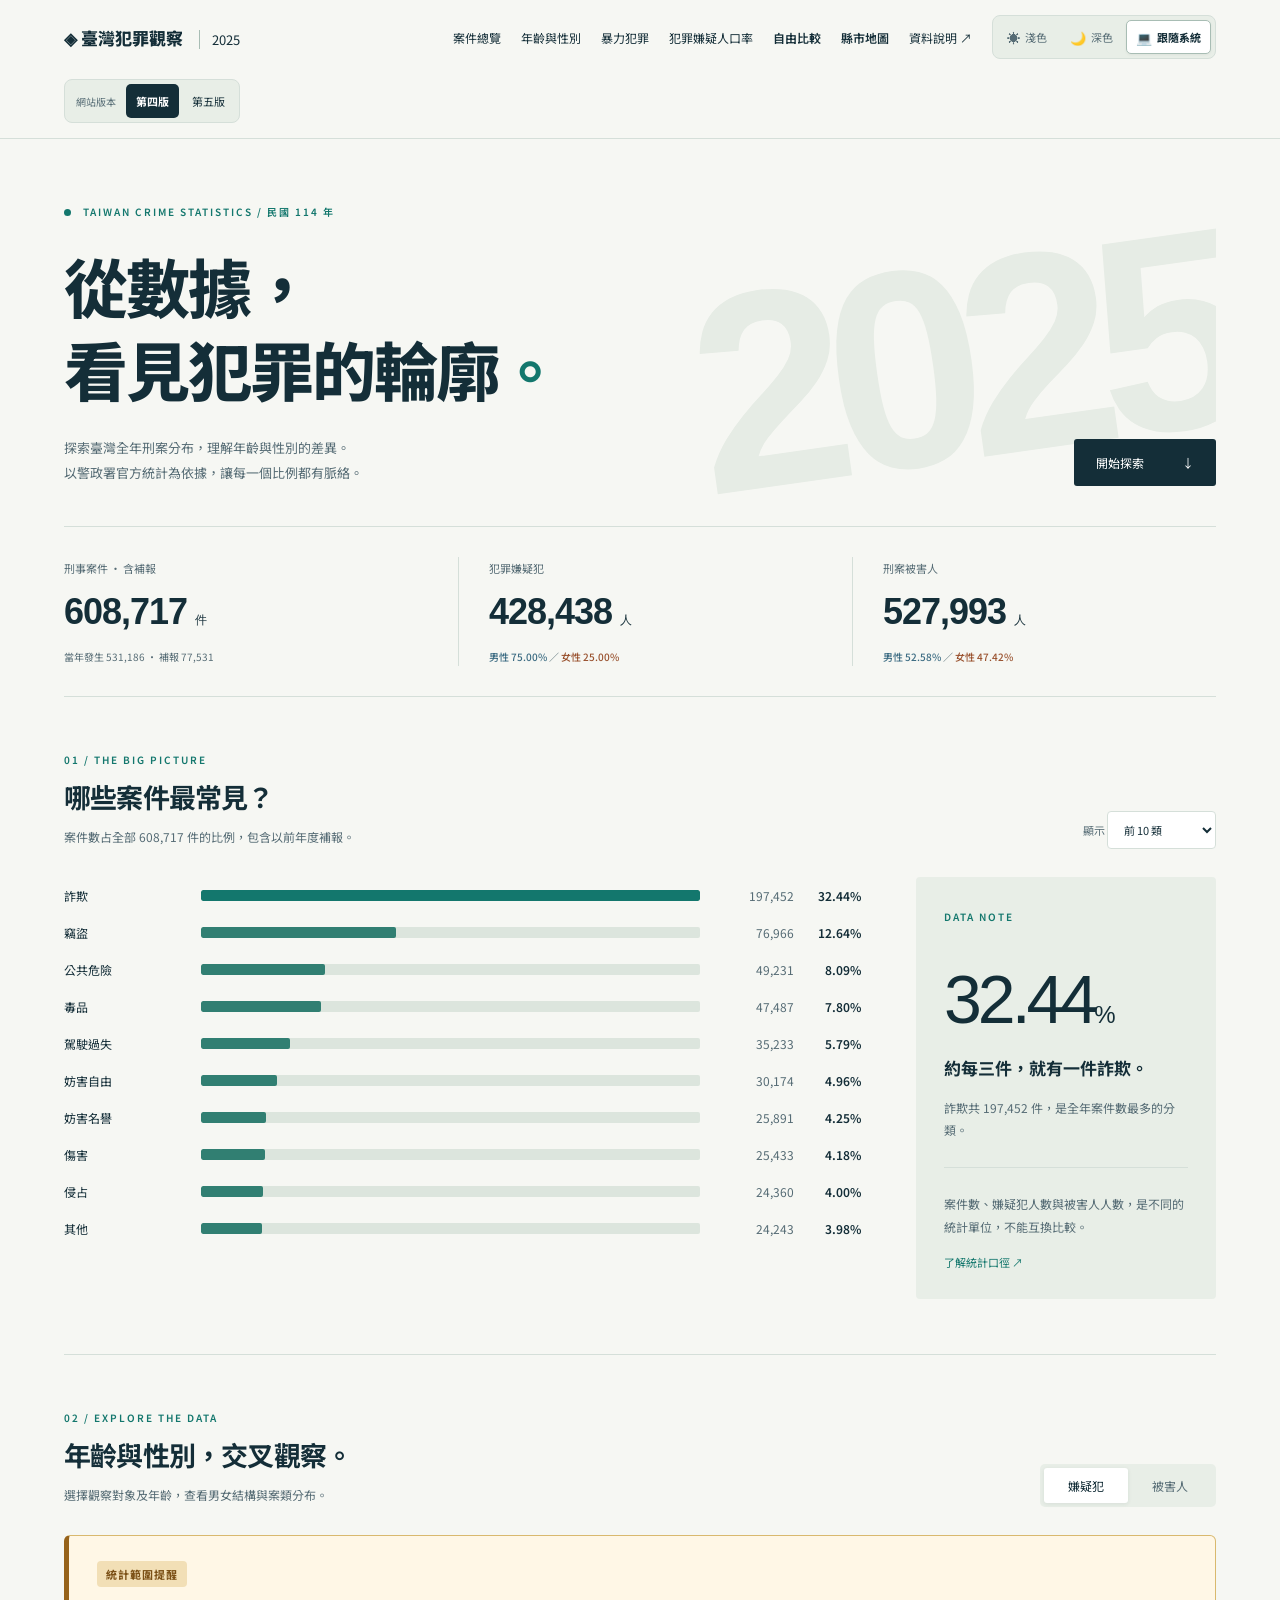
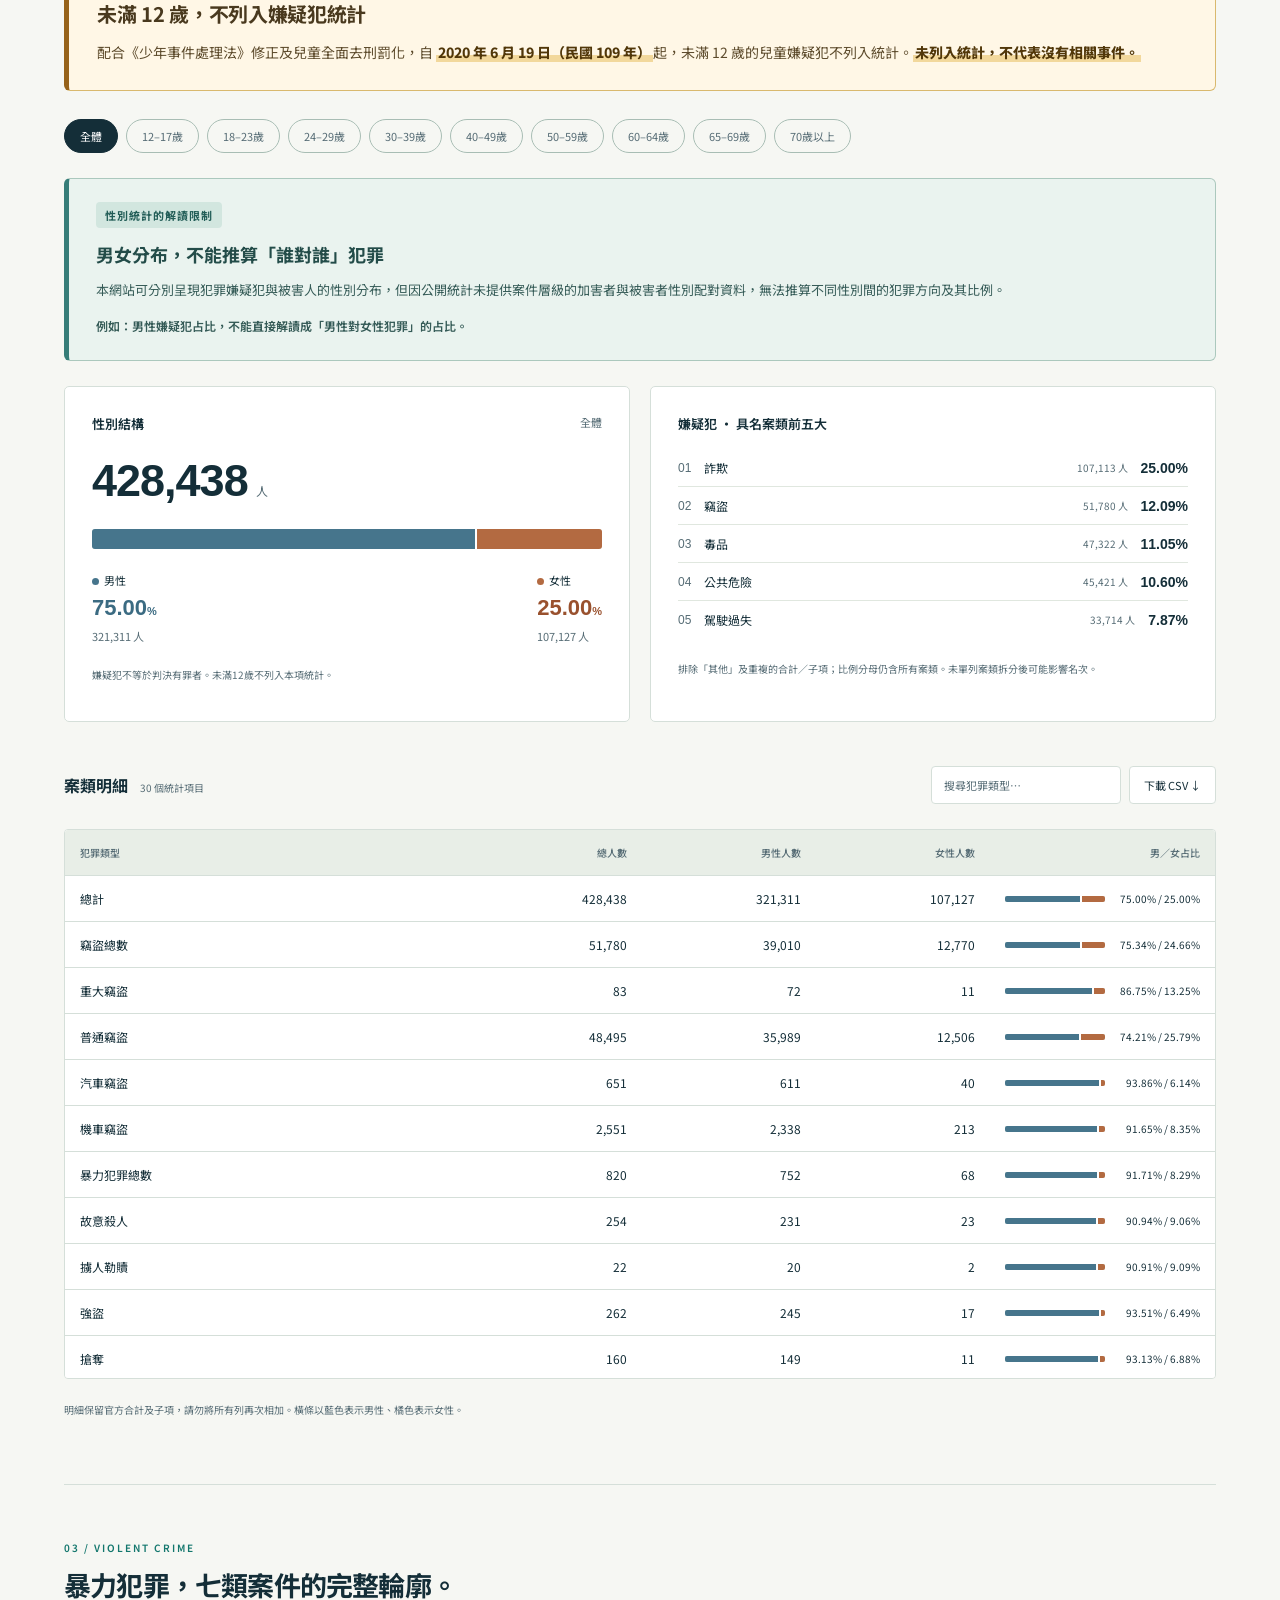
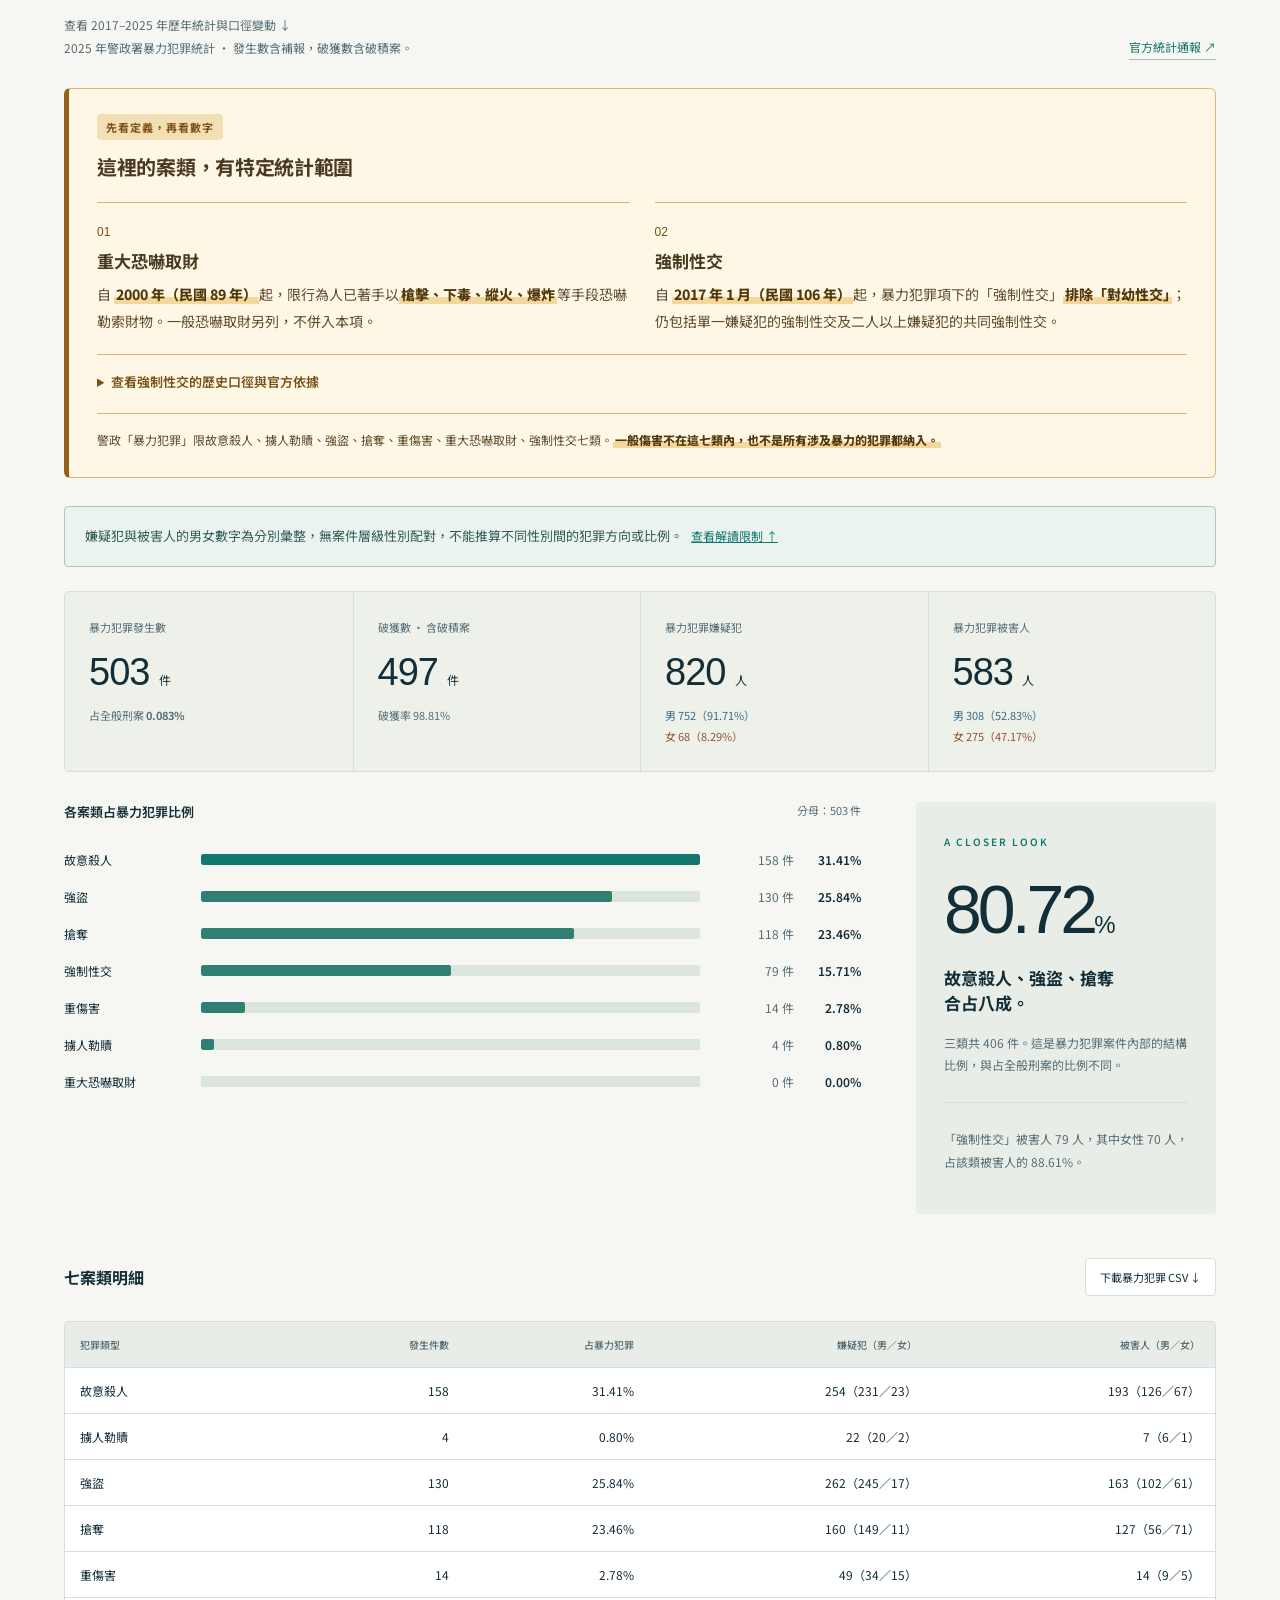
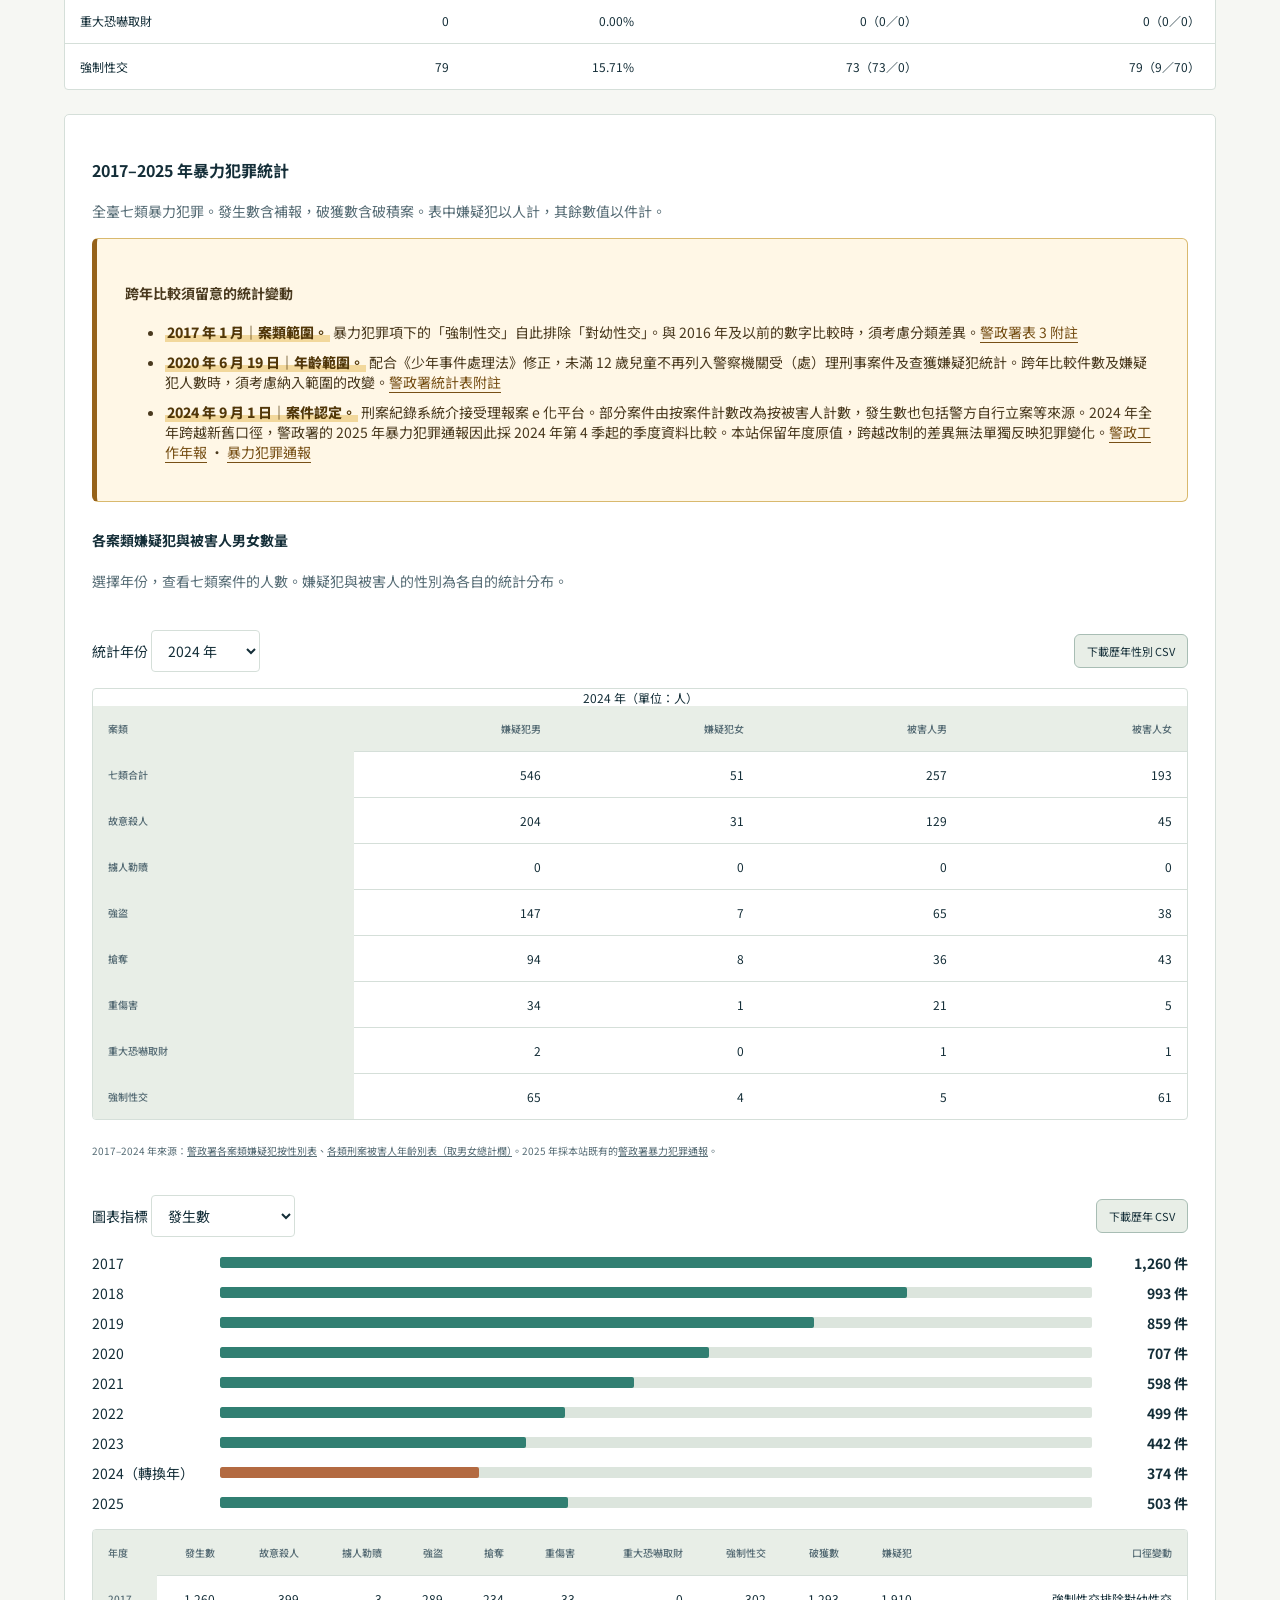
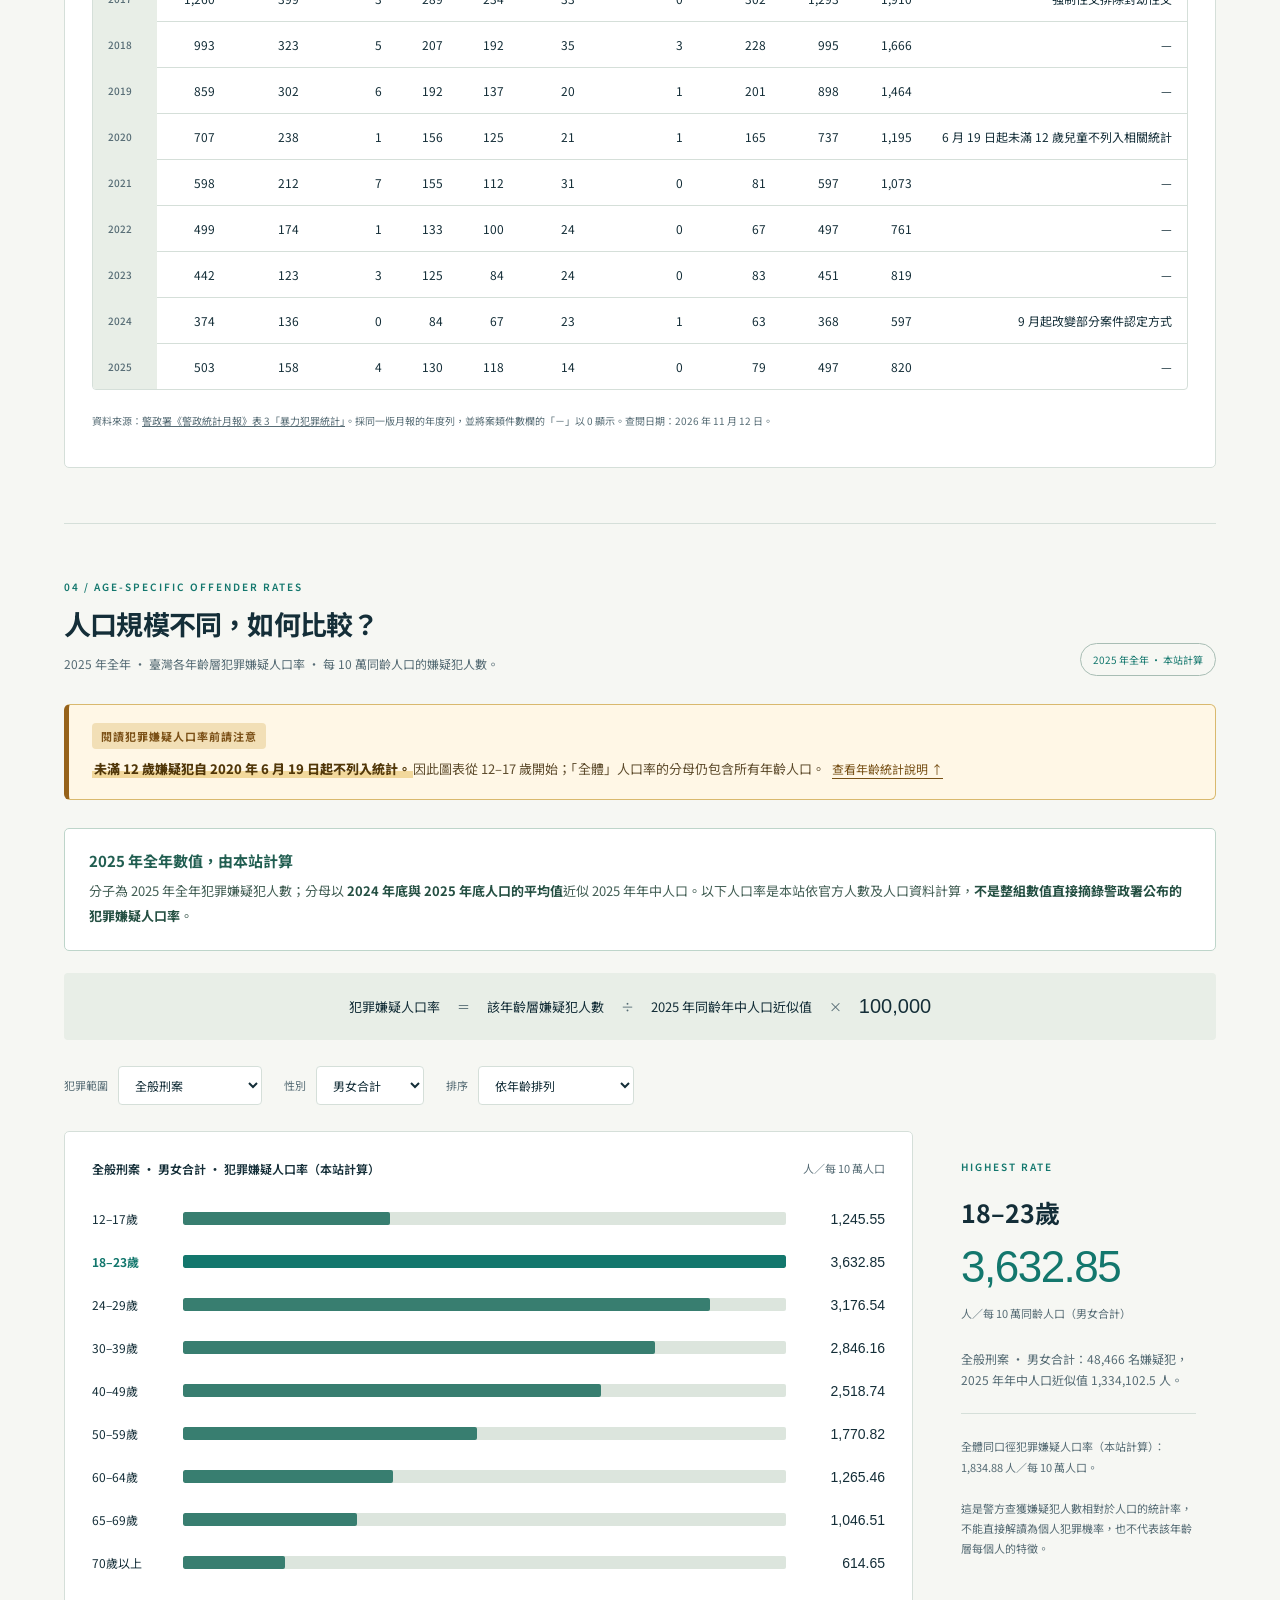
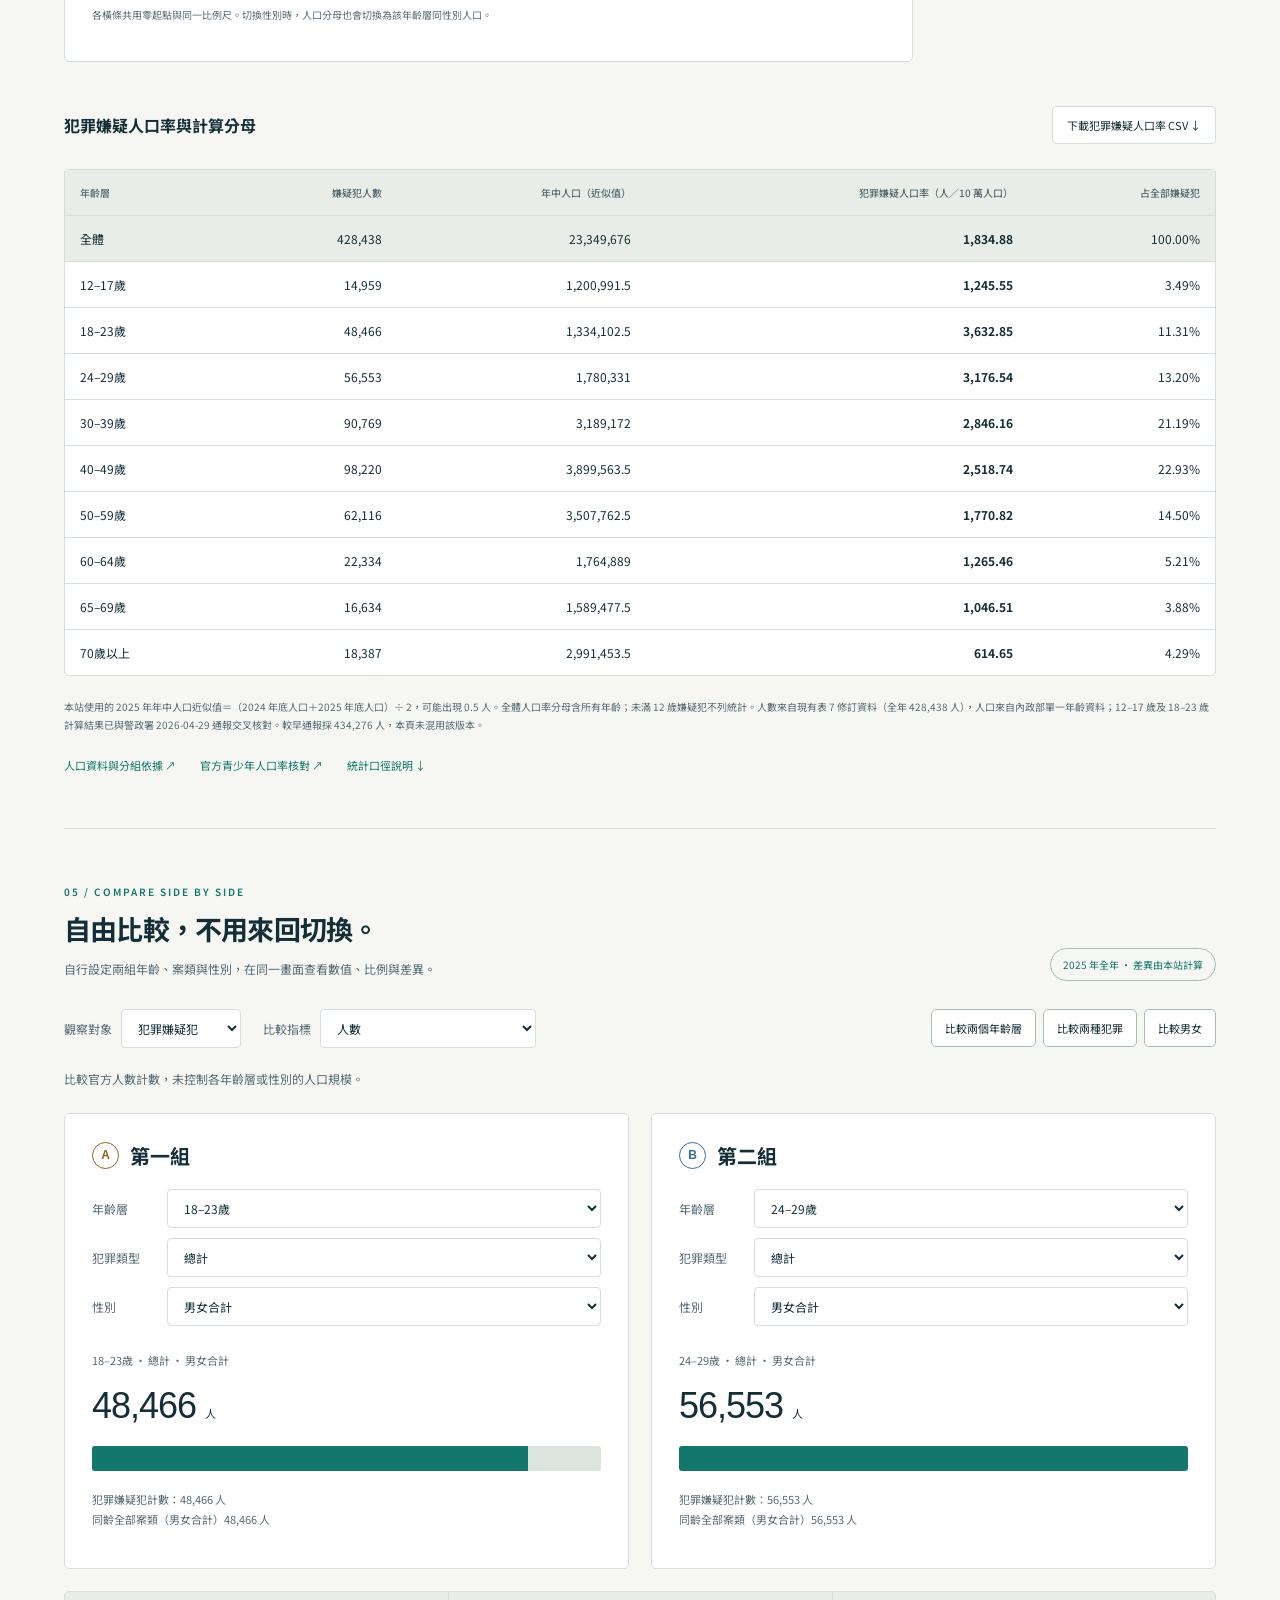
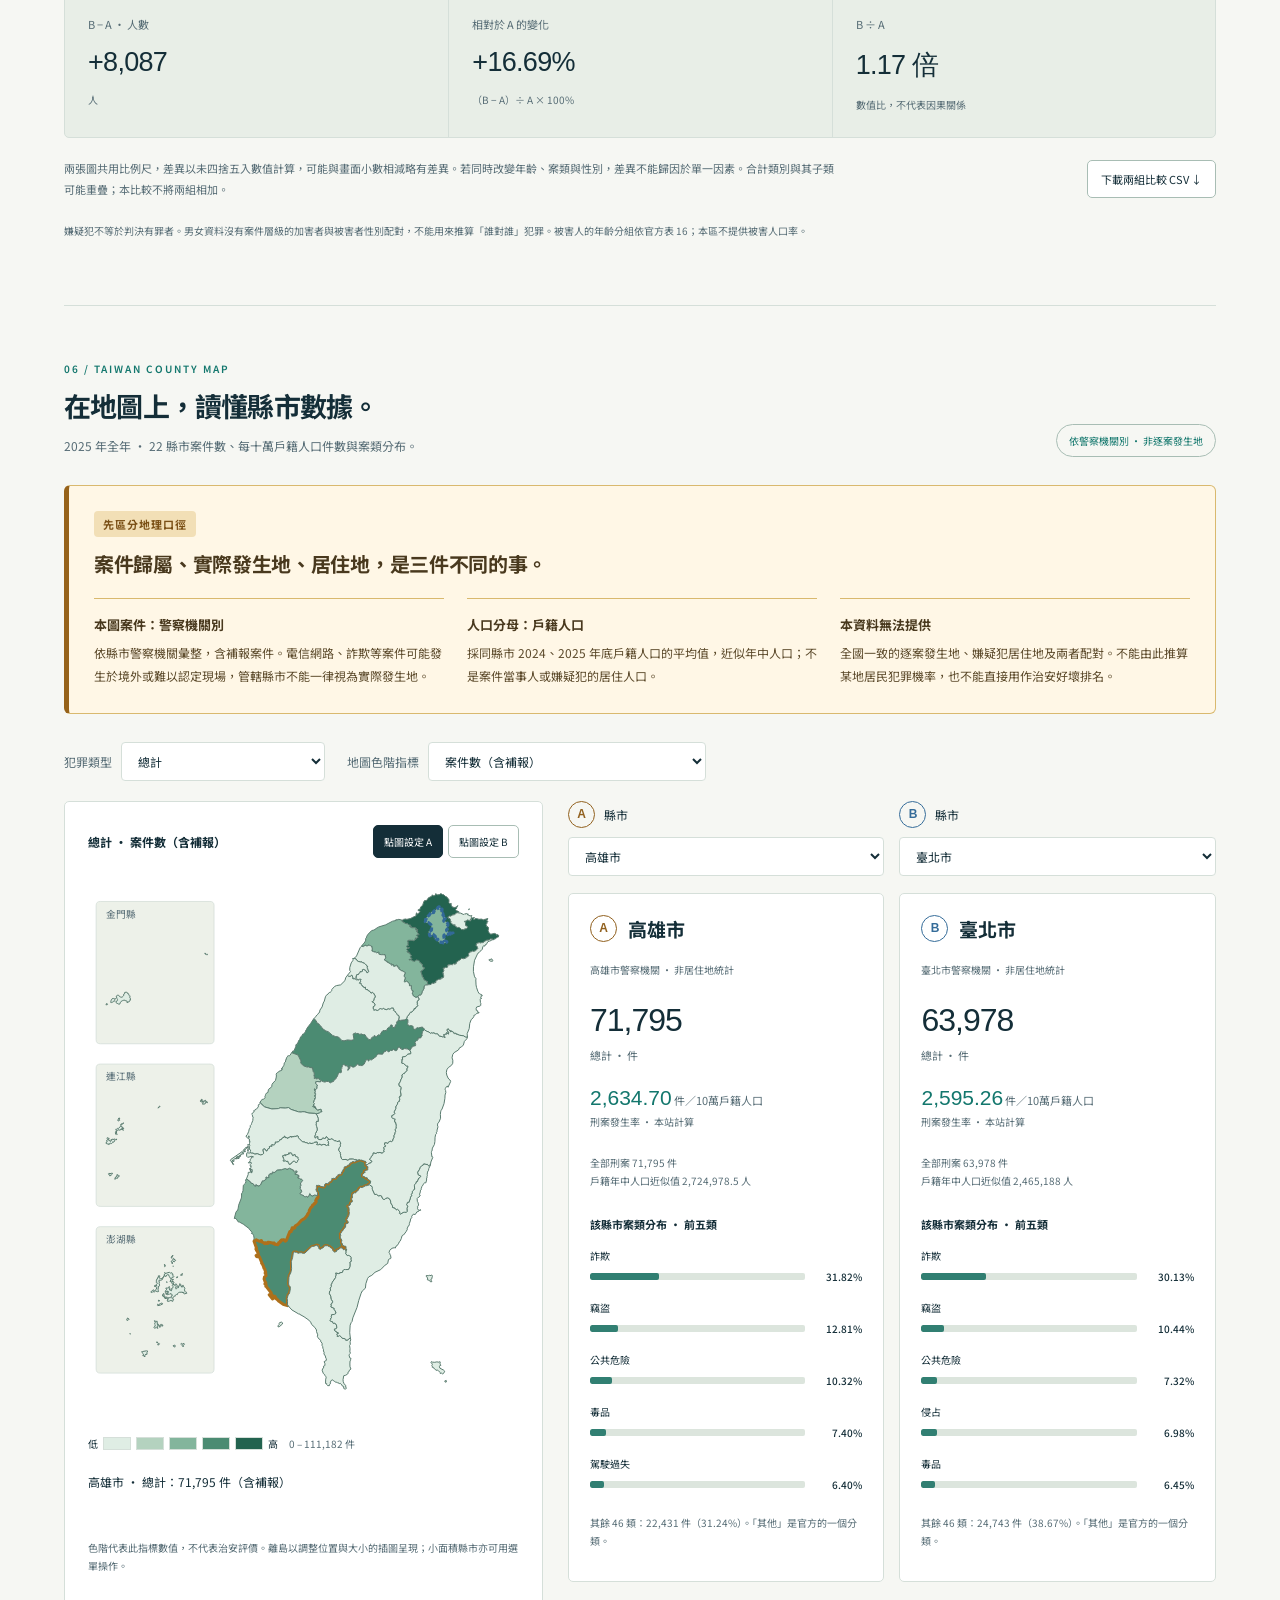
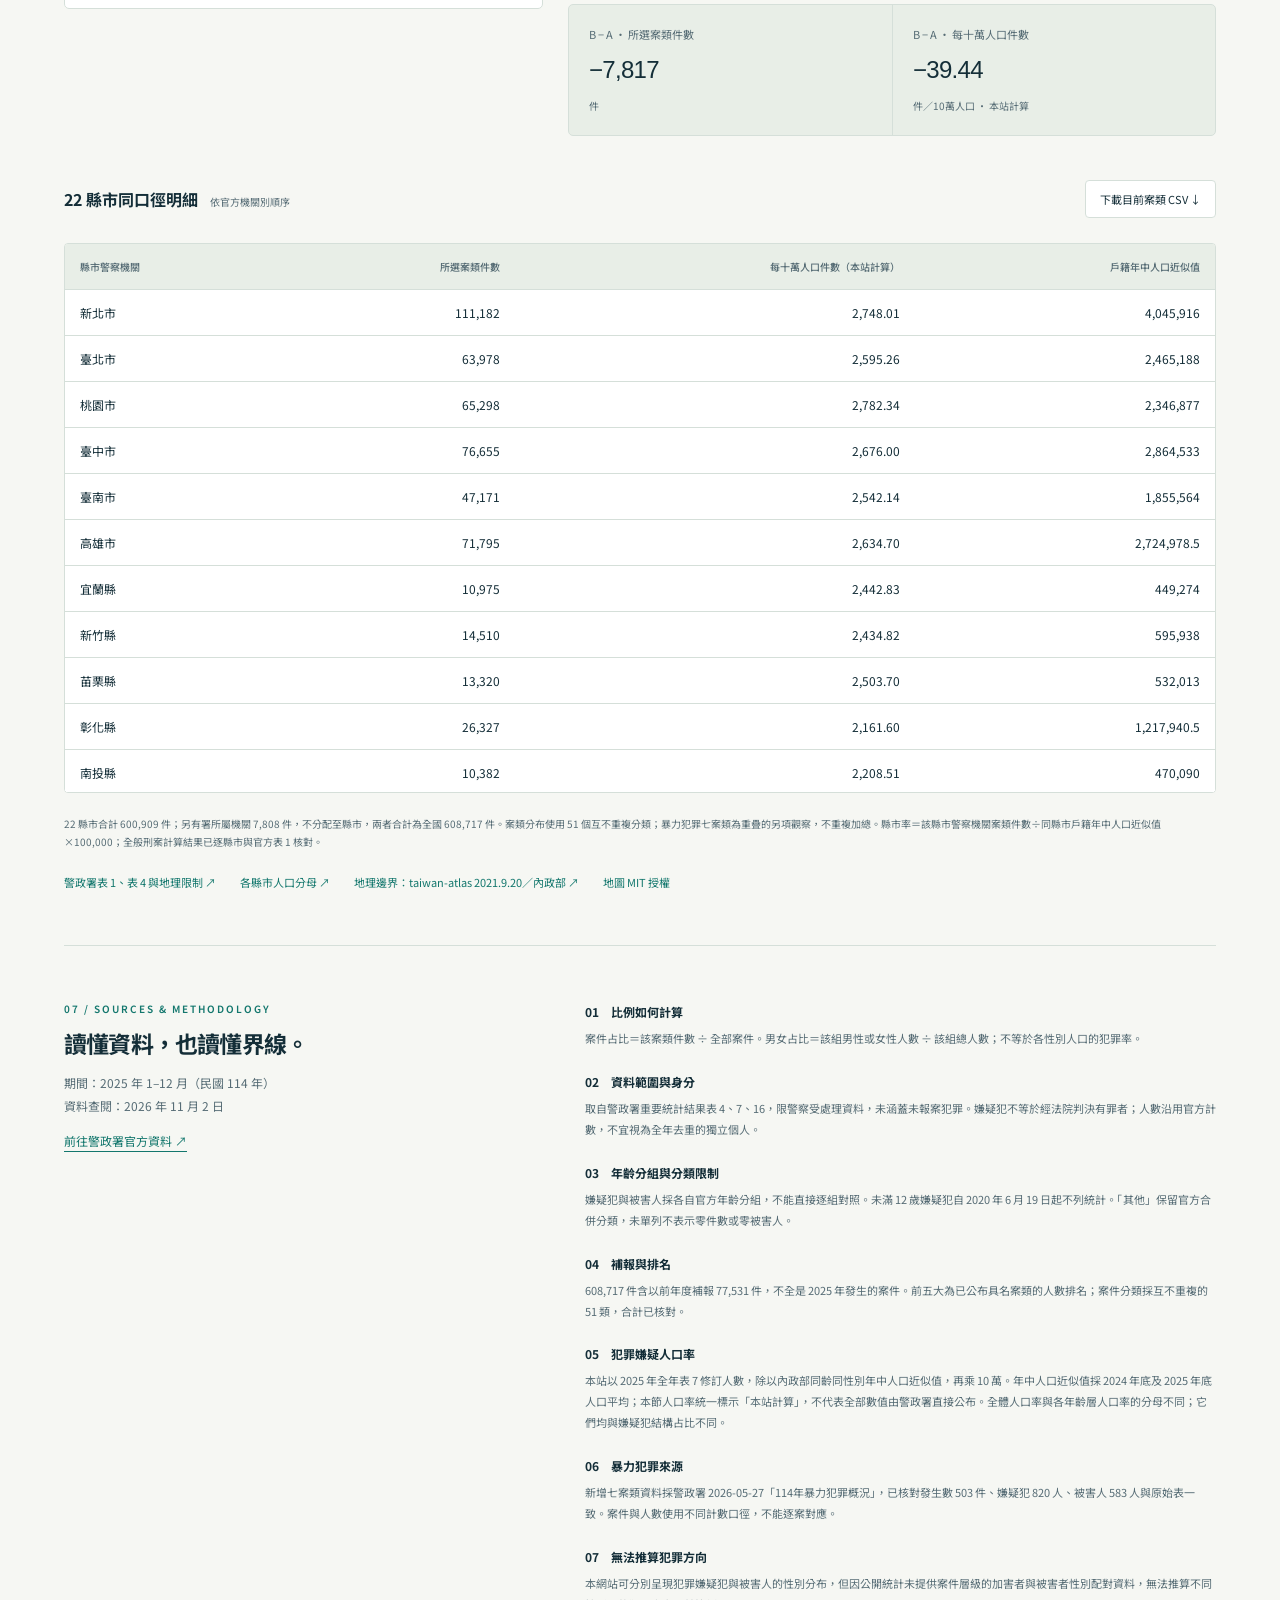
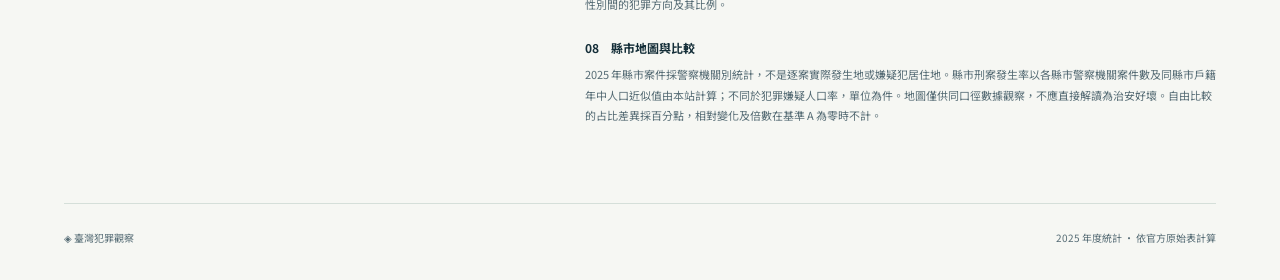
<file: v4.html>
<!doctype html>
<html lang="zh-Hant"><head><meta charset="utf-8"><meta name="viewport" content="width=device-width,initial-scale=1"><meta name="description" content="以官方資料探索臺灣2025年犯罪案件、年齡與性別統計。"><title>臺灣犯罪觀察｜2025</title><meta name="color-scheme" content="light dark"><meta name="theme-color" content="#f6f7f3"><script>(() => {
  'use strict';
  const storageKey = 'taiwan-crime-2025-theme';
  const validModes = new Set(['light', 'dark', 'system']);
  const root = document.documentElement;
  const systemTheme = window.matchMedia('(prefers-color-scheme: dark)');
  let preference = 'system';
  try {
    const saved = localStorage.getItem(storageKey);
    if (validModes.has(saved)) preference = saved;
  } catch { /* Theme selection still works when browser storage is unavailable. */ }

  function applyTheme() {
    const resolved = preference === 'system' ? (systemTheme.matches ? 'dark' : 'light') : preference;
    root.dataset.theme = resolved;
    root.dataset.themePreference = preference;
    root.style.colorScheme = resolved;
    document.querySelectorAll('[data-theme-mode]').forEach(button => {
      const selected = button.dataset.themeMode === preference;
      button.setAttribute('aria-pressed', String(selected));
    });
    const status = document.getElementById('themeStatus');
    if (status) {
      status.textContent = preference === 'system'
        ? `跟隨系統，目前使用${resolved === 'dark' ? '深色' : '淺色'}模式`
        : `目前使用${resolved === 'dark' ? '深色' : '淺色'}模式`;
    }
    const meta = document.querySelector('meta[name="theme-color"]');
    if (meta) meta.content = resolved === 'dark' ? '#15272d' : '#f6f7f3';
  }

  // Apply before stylesheets and page content paint to avoid a light flash on reload.
  applyTheme();
  function setup() {
    document.querySelectorAll('[data-theme-mode]').forEach(button => {
      button.addEventListener('click', () => {
        preference = button.dataset.themeMode;
        try { localStorage.setItem(storageKey, preference); } catch { /* Keep the choice for this page session. */ }
        applyTheme();
      });
    });
    applyTheme();
  }
  if (document.readyState === 'loading') document.addEventListener('DOMContentLoaded', setup, { once: true });
  else setup();
  const onSystemChange = () => { if (preference === 'system') applyTheme(); };
  if (systemTheme.addEventListener) systemTheme.addEventListener('change', onSystemChange);
  else systemTheme.addListener(onSystemChange);
  window.addEventListener('storage', event => {
    if (event.key === storageKey || event.key === null) {
      preference = validModes.has(event.newValue) ? event.newValue : 'system';
      applyTheme();
    }
  });
})();
</script><style>@import url('https://fonts.googleapis.com/css2?family=Noto+Sans+TC:wght@400;500;600;700;800;900&display=swap');
*{box-sizing:border-box}html{scroll-behavior:smooth;scroll-padding-top:85px}body{margin:0;background:var(--paper);color:var(--ink);font-family:'Noto Sans TC',sans-serif;font-size:14px}header{height:78px;border-bottom:1px solid var(--line);display:flex;align-items:center;justify-content:space-between;padding:0 5vw;background:var(--paper);position:sticky;top:0;z-index:5}a{color:inherit;text-decoration:none}.brand{font-weight:800;font-size:17px}.brand span{font-weight:400;font-size:13px;margin-left:12px;border-left:1px solid var(--line-strong);padding-left:12px}nav{display:flex;gap:30px;font-size:12px}nav a:hover,a:hover{color:var(--teal)}main{max-width:1320px;margin:auto;padding:0 5vw}.hero{position:relative;overflow:hidden;padding:65px 0 40px;border-bottom:1px solid var(--line)}.eyebrow{font-size:10px;letter-spacing:2px;font-weight:600;color:var(--teal)}.eyebrow i{display:inline-block;background:var(--teal);width:7px;height:7px;border-radius:100%;margin-right:8px}h1{font-size:clamp(42px,5vw,70px);letter-spacing:-2px;line-height:1.3;margin:25px 0 26px;font-weight:800;position:relative;z-index:1}h1 span{color:var(--teal)}.hero-bottom{display:flex;justify-content:space-between;align-items:end;position:relative;z-index:1}p{line-height:1.9;color:var(--muted)}.hero-bottom p{margin:0;font-size:13px}.jump{background:var(--solid);color:var(--on-solid);padding:15px 22px;border-radius:3px;font-size:12px}.jump span{margin-left:35px}.watermark{position:absolute;right:-14px;top:40px;font-family:Arial,sans-serif;letter-spacing:-22px;font-size:clamp(120px,22vw,295px);font-weight:800;color:var(--watermark);line-height:1.3;transform:rotate(-8deg);pointer-events:none}.metrics{display:grid;grid-template-columns:repeat(3,1fr);border-bottom:1px solid var(--line);padding:30px 0;gap:30px}.metrics article+article{border-left:1px solid var(--line);padding-left:30px}.metrics label{font-size:11px;color:var(--muted)}.metrics strong{display:block;font-size:36px;letter-spacing:-1px;font-family:Arial,sans-serif;margin:14px 0}.metrics small{font-size:12px;font-weight:400;margin-left:8px}.metrics p{font-size:10px;margin:0}.metrics b{font-weight:500}.male-text{color:var(--male)}.female-text{color:var(--female-text)}section{padding:55px 0;border-bottom:1px solid var(--line)}.section-head{display:flex;align-items:end;justify-content:space-between;gap:20px;margin-bottom:28px}h2{font-size:27px;letter-spacing:-.8px;margin:10px 0}h3{font-size:16px} .section-head p{font-size:12px;margin:0}select,button,input{font:inherit}select{padding:9px 26px 9px 12px;border:1px solid var(--line);background:var(--surface);color:var(--ink);border-radius:4px}.select-wrap{font-size:11px;color:var(--muted);white-space:nowrap}.overview-grid{display:grid;grid-template-columns:1fr 300px;gap:55px}.event-row{display:grid;grid-template-columns:125px 1fr 82px 55px;gap:12px;align-items:center;font-size:12px;padding:10px 0}.track{height:11px;background:var(--track);border-radius:2px;overflow:hidden}.fill{height:100%;background:var(--chart);border-radius:2px}.event-row:first-child .fill{background:var(--teal)}.event-row .count{text-align:right;color:var(--muted);font-variant-numeric:tabular-nums}.event-row .percent{text-align:right;font-weight:600}.insight{background:var(--surface-soft);padding:28px;border-radius:4px;align-self:start}.big-number{font-size:68px;font-weight:500;letter-spacing:-4px;margin-top:35px;font-family:Arial}.big-number span{font-size:24px;letter-spacing:0}.insight h3{font-size:17px}.insight p{font-size:12px}.insight hr{border:0;border-top:1px solid var(--line);margin:25px 0}.insight a{font-size:11px;color:var(--teal)}.tabs{display:flex;background:var(--surface-soft);padding:4px;border-radius:5px}.tabs button{padding:9px 24px;border:0;background:none;color:var(--muted);cursor:pointer;font-size:12px;border-radius:3px}.tabs button.active{background:var(--surface);color:var(--ink);box-shadow:0 1px 4px var(--shadow)}.age-buttons{display:flex;gap:8px;flex-wrap:wrap;margin-bottom:25px}.age-buttons button{background:transparent;border:1px solid var(--line-strong);color:var(--muted);border-radius:30px;padding:8px 15px;font-size:11px;cursor:pointer}.age-buttons button.active{background:var(--solid);color:var(--on-solid);border-color:var(--solid)}.explore-grid{display:grid;grid-template-columns:1fr 1fr;gap:20px}.panel{background:var(--surface);border:1px solid var(--line);border-radius:5px;padding:27px}.panel-label{font-size:13px;font-weight:600;display:flex;justify-content:space-between}.panel-label span{font-weight:400;color:var(--muted);font-size:11px}.gender-total{margin:22px 0}.gender-total strong{font-family:Arial;font-size:45px;letter-spacing:-1px}.gender-total span{font-size:12px;color:var(--muted);margin-left:8px}.gender-bar{display:flex;height:20px;border-radius:3px;overflow:hidden;background:var(--track)}.male{background:var(--male)}.female{background:var(--female)}.gender-legend{display:flex;justify-content:space-between;margin-top:20px;gap:10px}.gender-legend b{font-size:22px;font-family:Arial;display:block;margin-top:6px}.gender-legend span{font-size:11px}.gender-legend small{display:block;color:var(--muted);font-size:11px;margin-top:7px}.dot{width:7px;height:7px;display:inline-block;border-radius:50%;margin-right:5px}.small-note{font-size:10px;line-height:1.8;color:var(--muted);margin-top:22px}#rankings{margin-top:16px}.rank-row{display:flex;align-items:center;gap:13px;font-size:12px;padding:10px 0;border-bottom:1px solid var(--line-subtle)}.rank-row:last-child{border:0}.rank-no{font-family:Arial;font-size:12px;color:var(--muted)}.rank-row .name{flex:1}.rank-row strong{font-family:Arial;font-size:14px}.rank-row small{font-size:10px;color:var(--muted);width:67px;text-align:right}.table-head{display:flex;justify-content:space-between;align-items:center;margin:35px 0 16px;gap:15px}.table-head small{font-size:10px;color:var(--muted);font-weight:400;margin-left:8px}.table-head input{background:var(--surface);border:1px solid var(--line);padding:10px 12px;border-radius:4px;width:190px;font-size:11px}.table-head button{margin-left:8px;background:var(--surface);border:1px solid var(--line);padding:10px 14px;border-radius:4px;color:var(--ink);cursor:pointer;font-size:11px}.table-scroll{overflow:auto;border:1px solid var(--line);border-radius:4px;max-height:550px}table{border-collapse:collapse;width:100%;font-size:12px;white-space:nowrap}th{background:var(--surface-soft);position:sticky;top:0;text-align:right;font-size:10px;color:var(--muted);font-weight:500;padding:15px}td{padding:14px 15px;text-align:right;border-top:1px solid var(--line);font-variant-numeric:tabular-nums}th:first-child,td:first-child{text-align:left}tbody tr:hover{background:var(--hover)}td:last-child{width:225px}.mini-wrap{display:flex;gap:10px;align-items:center}.mini-bar{display:flex;width:100px;height:6px;border-radius:2px;overflow:hidden;background:var(--track)}.mini-wrap span{font-size:10px;min-width:85px}.method{display:grid;grid-template-columns:1fr 1.4fr;gap:70px}.method h2{font-size:23px}.method>div>p{font-size:12px}.method a{font-size:12px;color:var(--teal);text-decoration:underline;text-underline-offset:5px}.method-notes article{padding:0 0 15px}.method-notes b{font-size:12px}.method-notes p{font-size:11px;margin:7px 0}footer{padding:26px 0 35px;display:flex;justify-content:space-between;color:var(--muted);font-size:10px}button:focus-visible,a:focus-visible,input:focus-visible,select:focus-visible{outline:3px solid var(--focus);outline-offset:3px}@media(max-width:800px){header{height:65px}nav{gap:14px;font-size:10px}nav a:first-child{display:none}.brand{font-size:13px}.hero{padding-top:40px}.watermark{top:80px;opacity:.7}.hero-bottom{gap:20px}.hero-bottom p{font-size:11px}.metrics{gap:10px}.metrics article+article{padding-left:12px}.metrics strong{font-size:25px}.metrics p{font-size:9px}.overview-grid{grid-template-columns:1fr;gap:20px}.insight{display:none}.event-row{grid-template-columns:100px 1fr 65px 48px;gap:7px;font-size:11px}.explore-grid{grid-template-columns:1fr}.section-head{align-items:start}.section-head h2{font-size:23px}.tabs button{padding:9px 14px}.method{grid-template-columns:1fr;gap:30px}.table-head{align-items:start;flex-direction:column}.table-head>div{display:flex;width:100%}.table-head input{flex:1;width:100px}.panel{padding:23px}.jump{padding:12px 15px;white-space:nowrap}.jump span{margin-left:12px}footer{gap:20px}section{padding:40px 0}}@media(prefers-reduced-motion:reduce){html{scroll-behavior:auto}}
</style><style>.source-link{font-size:12px;color:var(--teal);white-space:nowrap;border-bottom:1px solid var(--line-strong);padding-bottom:4px}.violent-summary{display:grid;grid-template-columns:repeat(4,1fr);border:1px solid var(--line);border-radius:5px;background:var(--surface-tint);margin-bottom:30px}.violent-summary article{padding:24px}.violent-summary article+article{border-left:1px solid var(--line)}.violent-summary label{font-size:11px;color:var(--muted)}.violent-summary strong{display:block;font:38px Arial,sans-serif;letter-spacing:-1px;margin-top:15px}.violent-summary small{font:12px 'Noto Sans TC',sans-serif}.violent-summary p{font-size:11px;margin-bottom:0}.violence-chart{margin:30px 0}.violence-chart .panel-label{margin-bottom:20px}.violence-chart .insight .big-number{margin-top:20px}.calculation-badge{font-size:10px;color:var(--teal);padding:8px 12px;border:1px solid var(--line-strong);border-radius:30px;white-space:nowrap}.rate-formula{display:flex;flex-wrap:wrap;align-items:center;justify-content:center;gap:17px;padding:22px;background:var(--surface-soft);border-radius:4px;font-size:13px}.rate-formula b{font-weight:400;color:var(--muted)}.rate-formula strong{font:20px Arial,sans-serif}.rate-controls{display:flex;gap:22px;flex-wrap:wrap;margin:26px 0}.rate-controls>div{display:flex;align-items:center;gap:10px}.rate-controls label{font-size:11px;color:var(--muted)}.rate-controls select{font-size:12px}.rate-layout{display:grid;grid-template-columns:minmax(0,1fr) 275px;gap:28px}.rate-layout .panel-label>span:first-child{color:var(--ink);font-size:12px;font-weight:600}.rate-row{display:grid;grid-template-columns:76px minmax(0,1fr) 84px;gap:15px;align-items:center;padding:13px 0;font-size:12px}.rate-row .track{height:13px}.rate-row .fill{background:var(--chart-secondary)}.rate-row .fill.male{background:var(--male)}.rate-row .fill.female{background:var(--female)}.rate-row.highest .fill:not(.male):not(.female){background:var(--teal)}.rate-row.highest>span{font-weight:700;color:var(--teal)}.rate-row strong{font-family:Arial,sans-serif;text-align:right;font-size:14px;font-weight:500;font-variant-numeric:tabular-nums}#rateBars{margin-top:18px}.rate-insight{padding:28px 20px}.rate-insight h3{font-size:25px;margin:20px 0 12px}.rate-insight>strong{font:44px Arial,sans-serif;letter-spacing:-1.5px;color:var(--teal)}.rate-insight p{font-size:11px}.rate-insight hr{border:0;border-top:1px solid var(--line);margin:22px 0}#rateComparison{font-size:12px;line-height:1.8;margin-top:24px;color:var(--muted)}.source-strip{display:flex;flex-wrap:wrap;gap:24px;margin-top:23px;font-size:11px;color:var(--teal)}#rateRows tr:first-child{background:var(--surface-soft)}#rateRows td:last-child,#violentRows td:last-child{width:auto}#rates .table-scroll,#violence .table-scroll{max-height:none}nav{gap:20px}@media(max-width:1000px){nav{gap:13px;font-size:10px}.rate-layout{grid-template-columns:minmax(0,1fr) 230px}.rate-insight{padding:25px 10px}.violent-summary article{padding:18px}}@media(max-width:800px){header{padding:0 5vw}nav a[href="#explore"],nav a[href="#method"]{display:none}nav{gap:16px;font-size:10px}.violent-summary{grid-template-columns:repeat(2,1fr)}.violent-summary article:nth-child(3){border-left:0}.violent-summary article:nth-child(n+3){border-top:1px solid var(--line)}.violent-summary strong{font-size:31px}.rate-layout{grid-template-columns:1fr}.rate-insight{background:var(--surface-soft);padding:24px;border-radius:4px;display:grid;grid-template-columns:1fr 1fr;column-gap:20px;align-items:center}.rate-insight .eyebrow,.rate-insight .small-note,.rate-insight hr{grid-column:1/-1}.rate-insight h3{margin:15px 0}.rate-insight>strong{font-size:36px}.rate-insight hr{width:100%;margin:15px 0}.rate-insight p{margin:5px 0}#rateComparison{margin-top:8px}.rate-formula{gap:10px;font-size:11px;padding:18px 12px}.rate-controls{gap:12px}.rate-controls>div{gap:7px}.rate-controls select{padding:9px 20px 9px 10px;font-size:11px}.rate-row{grid-template-columns:64px minmax(0,1fr) 74px;gap:10px}.rate-row strong{font-size:13px}.calculation-badge{white-space:normal;max-width:120px;line-height:1.6;font-size:9px}.source-link{font-size:10px}.section-head{gap:12px}.violent-summary label{font-size:10px}}
</style><style>.scope-notice{margin:0 0 28px;padding:25px 28px;background:var(--warning-bg);border:1px solid var(--warning-border);border-left:5px solid var(--warning-accent);border-radius:6px;color:var(--warning-heading);scroll-margin-top:100px}.notice-tag{display:inline-block;font-size:11px;font-weight:700;letter-spacing:1px;color:var(--warning-tag-text);background:var(--warning-tag-bg);border-radius:4px;padding:5px 9px}.scope-notice h3{font-size:20px;line-height:1.5;margin:12px 0 10px;letter-spacing:-.3px}.scope-notice p{font-size:14px;line-height:1.9;color:var(--warning-text);margin:8px 0 0}.scope-notice strong{font-weight:800;color:var(--warning-strong);background:linear-gradient(transparent 65%,var(--warning-highlight) 65%);padding:0 2px}.scope-notice a{color:var(--warning-link);text-decoration:underline;text-underline-offset:4px}.scope-cards{display:grid;grid-template-columns:1fr 1fr;gap:25px;margin-top:20px}.scope-cards article{border-top:1px solid var(--warning-border);padding-top:17px}.scope-number{font:12px Arial,sans-serif;color:var(--warning-link)}.scope-cards h4{font-size:17px;margin:8px 0 7px}.scope-history{margin-top:20px;border-top:1px solid var(--warning-border);padding-top:16px}.scope-history summary{cursor:pointer;font-size:13px;font-weight:600;color:var(--warning-link);line-height:1.7}.scope-history p{font-size:13px}.scope-history a{display:inline-block;font-size:12px;margin-top:12px}.scope-notice .scope-footer{border-top:1px solid var(--warning-border);margin-top:20px;padding-top:15px;font-size:12px;line-height:1.9}.rate-scope-notice{padding:18px 23px}.rate-scope-notice p{font-size:13px}.rate-scope-notice a{white-space:nowrap;font-size:12px;margin-left:7px}#age-scope-title{scroll-margin-top:110px}@media(max-width:800px){.scope-notice{padding:20px}.scope-notice h3{font-size:18px}.scope-notice p{font-size:13px}.scope-cards{grid-template-columns:1fr;gap:18px;margin-top:15px}.scope-cards h4{font-size:16px}.rate-scope-notice{padding:17px 18px}.notice-tag{font-size:10px}.scope-history summary{font-size:12px}}
.pairing-notice{margin:0 0 25px;padding:23px 27px;border:1px solid var(--notice-border);border-left:5px solid var(--notice-accent);border-radius:6px;background:var(--notice-bg);color:var(--notice-heading)}.pairing-notice .notice-tag{color:var(--notice-tag-text);background:var(--notice-tag-bg)}.pairing-notice h3{font-size:18px;margin:12px 0 9px;line-height:1.6}.pairing-notice p{font-size:13px;color:var(--notice-text);line-height:1.9;margin:0}.pairing-notice .pairing-example{font-size:12px;margin-top:12px;font-weight:600}.pairing-inline{font-size:13px;color:var(--notice-text);padding:17px 20px;background:var(--notice-bg);border:1px solid var(--notice-border);border-radius:4px;margin:0 0 24px}.pairing-inline a{color:var(--teal);text-decoration:underline;font-size:12px;margin-left:8px}.calculation-note{padding:21px 24px;margin:0 0 22px;background:var(--surface);border:1px solid var(--calculation-border);border-radius:5px}.calculation-note>strong{font-size:15px;color:var(--calculation-heading)}.calculation-note p{font-size:13px;line-height:1.9;margin:8px 0 0;color:var(--calculation-text)}.calculation-note b{font-weight:700;color:var(--calculation-strong)}.rate-layout .panel-label{gap:12px;align-items:start}.rate-layout .panel-label>span:first-child{max-width:75%;line-height:1.7}.rate-layout .panel-label>span:last-child{white-space:nowrap;line-height:1.7}#pairing-title{scroll-margin-top:110px}@media(max-width:800px){.pairing-notice{padding:20px}.pairing-notice h3{font-size:17px}.calculation-note{padding:18px}.calculation-badge{max-width:135px}.rate-layout .panel-label{flex-wrap:wrap}.rate-layout .panel-label>span:first-child{max-width:100%}.pairing-inline{padding:16px;font-size:12px}}
</style><style>:root {
  color-scheme: light;
  --ink: #142e38;
  --muted: #566c75;
  --paper: #f6f7f3;
  --surface: #ffffff;
  --shadow: #17382d15;
  --surface-soft: #e8eee7;
  --surface-tint: #edf1e9;
  --line: #d5dfd9;
  --line-strong: #a8bdb4;
  --line-subtle: #e0e7df;
  --teal: #13776d;
  --chart: #317f72;
  --chart-secondary: #387e70;
  --track: #dce5dd;
  --watermark: #e6ece5;
  --solid: #142e38;
  --on-solid: #ffffff;
  --male: #46758c;
  --female: #b36a41;
  --male-text: #3b6b82;
  --female-text: #99512e;
  --focus: #9d6518;
  --hover: #e9f0e8;
  --warning-bg: #fff7e6;
  --warning-border: #d9b96e;
  --warning-accent: #966219;
  --warning-heading: #49391e;
  --warning-text: #5d4b2c;
  --warning-strong: #513709;
  --warning-highlight: #f2d89c;
  --warning-tag-bg: #f2dfb6;
  --warning-tag-text: #7b5016;
  --warning-link: #775016;
  --notice-bg: #eaf3ef;
  --notice-border: #abc8bd;
  --notice-accent: #367d78;
  --notice-heading: #234c49;
  --notice-text: #355b57;
  --notice-tag-bg: #d2e6df;
  --notice-tag-text: #225d57;
  --calculation-border: #bed5ca;
  --calculation-heading: #215e51;
  --calculation-text: #425e54;
  --calculation-strong: #244f42;
}
:root[data-theme="dark"] {
  color-scheme: dark;
  --ink: #e4eeeb;
  --muted: #afc2c1;
  --paper: #15272d;
  --surface: #1d333a;
  --shadow: #00000026;
  --surface-soft: #243d42;
  --surface-tint: #20383e;
  --line: #405b60;
  --line-strong: #6d8989;
  --line-subtle: #365056;
  --teal: #8ed2b7;
  --chart: #75bfa5;
  --chart-secondary: #72b59e;
  --track: #334b52;
  --watermark: #20373d;
  --solid: #9ad2bd;
  --on-solid: #142e30;
  --male: #85b9d1;
  --female: #dda578;
  --male-text: #a4d2e8;
  --female-text: #f0bb93;
  --focus: #f2cc85;
  --hover: #29434a;
  --warning-bg: #38372e;
  --warning-border: #8c7951;
  --warning-accent: #deb875;
  --warning-heading: #f5e2bb;
  --warning-text: #e4d4b4;
  --warning-strong: #ffdf9e;
  --warning-highlight: #5b4a2d;
  --warning-tag-bg: #5a4a31;
  --warning-tag-text: #f7d49a;
  --warning-link: #f5d59a;
  --notice-bg: #203d3d;
  --notice-border: #4d7670;
  --notice-accent: #91caba;
  --notice-heading: #d8eee5;
  --notice-text: #c0d9cf;
  --notice-tag-bg: #33564d;
  --notice-tag-text: #c6e8d7;
  --calculation-border: #547b6c;
  --calculation-heading: #b4ddc7;
  --calculation-text: #c0d2c9;
  --calculation-strong: #d8eade;
}
header { height: auto; min-height: 78px; gap: 20px; padding-top: 15px; padding-bottom: 15px; background: var(--paper); }
header nav { margin-left: auto; }
.theme-switch { display: flex; flex: 0 0 auto; gap: 3px; padding: 4px; background: var(--surface-soft); border: 1px solid var(--line); border-radius: 8px; }
.theme-switch button { display: flex; align-items: center; justify-content: center; gap: 5px; min-height: 34px; border: 1px solid transparent; border-radius: 5px; padding: 6px 9px; background: transparent; color: var(--muted); font-size: 11px; white-space: nowrap; cursor: pointer; }
.theme-switch button[aria-pressed="true"] { background: var(--surface); color: var(--ink); border-color: var(--line-strong); font-weight: 700; box-shadow: 0 1px 3px #0000000d; }
.theme-switch button:hover { color: var(--ink); background: var(--hover); }
.theme-switch .theme-icon { font-size: 13px; line-height: 1; }
.sr-only { position: absolute; width: 1px; height: 1px; padding: 0; margin: -1px; overflow: hidden; clip-path: inset(50%); white-space: nowrap; border: 0; }
.male-text { color: var(--male-text); }
.female-text { color: var(--female-text); }
.gender-bar .female, .mini-bar .female { border-left: 2px solid var(--surface); }
input, select, button { color-scheme: inherit; }
input { color: var(--ink); }
input::placeholder { color: var(--muted); opacity: 1; }
select option { background: var(--surface); color: var(--ink); }
.table-scroll { background: var(--surface); }
::selection { background: var(--teal); color: var(--paper); }
button:focus-visible, a:focus-visible, input:focus-visible, select:focus-visible, summary:focus-visible { outline: 3px solid var(--focus); outline-offset: 3px; }
html { scrollbar-color: var(--line-strong) var(--paper); }
@media (max-width: 1180px) {
  header { flex-wrap: wrap; gap: 12px 20px; }
  header nav { order: 3; width: 100%; margin: 0; justify-content: flex-end; }
  .theme-switch { margin-left: auto; }
  html { scroll-padding-top: 140px; }
  #age-scope-title, #pairing-title, .scope-notice { scroll-margin-top: 140px; }
}
@media (max-width: 800px) {
  header { padding: 12px 5vw; }
  header nav { order: 0; width: auto; margin-left: auto; }
  .theme-switch { order: 3; width: 100%; margin: 0; justify-content: center; }
  .theme-switch button { flex: 1; max-width: 155px; font-size: 12px; min-height: 36px; }
  html { scroll-padding-top: 145px; }
  #age-scope-title, #pairing-title, .scope-notice { scroll-margin-top: 145px; }
}
@media (max-width: 360px) {
  header nav { font-size: 9px; gap: 8px; }
  .brand { font-size: 12px; }
  .brand span { margin-left: 7px; padding-left: 7px; }
}
</style><style>:root{--group-a:#91601e;--group-b:#356c99;--map-0:#dfede4;--map-1:#b4d2bf;--map-2:#83b59c;--map-3:#4b8b72;--map-4:#23634f;--map-outline:#5b7c70;--map-select-a:#ad701b;--map-select-b:#326998}
:root[data-theme="dark"]{--group-a:#f1cb8b;--group-b:#a4d0ef;--map-0:#29494b;--map-1:#3b6860;--map-2:#528b77;--map-3:#78b493;--map-4:#acd6b1;--map-outline:#96b5aa;--map-select-a:#ffd18b;--map-select-b:#acd9ff}
.compare-toolbar,.map-toolbar{display:flex;gap:18px 22px;flex-wrap:wrap;align-items:center;margin-bottom:20px}.compare-toolbar label,.map-toolbar label{display:flex;gap:9px;align-items:center;font-size:12px;color:var(--muted)}.compare-toolbar select,.map-toolbar select{max-width:100%;font-size:12px}.compare-presets{display:flex;gap:7px;flex-wrap:wrap;margin-left:auto}.compare-presets button,.map-target button,.comparison-footer button{font:inherit;font-size:11px;padding:10px 13px;border:1px solid var(--line-strong);border-radius:5px;background:var(--surface);color:var(--ink);cursor:pointer}.compare-presets button:hover,.map-target button:hover,.comparison-footer button:hover{background:var(--hover)}.comparison-explanation{font-size:12px;margin:0 0 22px}.comparison-grid{display:grid;grid-template-columns:1fr 1fr;gap:22px}.compare-card-head{display:flex;align-items:center;gap:11px;margin-bottom:19px}.compare-card-head h3{margin:0;font-size:20px}.group-badge{font:bold 12px Arial,sans-serif;display:inline-flex;align-items:center;justify-content:center;width:27px;height:27px;border:1px solid currentColor;border-radius:50%;flex-shrink:0}.group-a{color:var(--group-a)}.group-b{color:var(--group-b)}.compare-fields{display:grid;grid-template-columns:65px minmax(0,1fr);gap:10px;align-items:center}.compare-fields label{font-size:12px;color:var(--muted)}.compare-fields select{width:100%;min-width:0;font-size:12px}.compare-result{padding-top:17px}.comparison-context{font-size:11px;margin:7px 0 15px}.comparison-number{font:36px Arial,sans-serif;letter-spacing:-1px;overflow-wrap:anywhere}.comparison-number small{font:11px 'Noto Sans TC',sans-serif;margin-left:9px;letter-spacing:0}.comparison-track{height:25px;background:var(--track);border-radius:3px;overflow:hidden;margin:19px 0}.comparison-fill{height:100%;background:var(--teal)}.comparison-fill.male{background:var(--male)}.comparison-fill.female{background:var(--female)}.comparison-detail{font-size:11px;line-height:1.8}.difference-grid{display:grid;grid-template-columns:repeat(3,minmax(0,1fr));border:1px solid var(--line);background:var(--surface-soft);border-radius:5px;margin-top:22px}.difference-grid article{padding:23px}.difference-grid article+article{border-left:1px solid var(--line)}.difference-grid label{font-size:11px;color:var(--muted);display:block;line-height:1.7}.difference-grid strong{display:block;font:27px Arial,sans-serif;margin:13px 0;letter-spacing:-.7px;overflow-wrap:anywhere}.difference-grid small{font-size:10px;color:var(--muted);line-height:1.8;display:block}.comparison-footer{display:flex;align-items:center;justify-content:space-between;gap:25px;margin-top:20px}.comparison-footer p{font-size:11px;margin:0;max-width:780px}.comparison-footer button{white-space:nowrap}.map-scope-notice{padding:25px}.geography-grid{display:grid;grid-template-columns:repeat(3,1fr);gap:23px;margin-top:19px}.geography-grid article{border-top:1px solid var(--warning-border);padding-top:15px}.geography-grid b{font-size:13px}.geography-grid p{font-size:12px;line-height:1.9}.county-layout{display:grid;grid-template-columns:minmax(310px,.85fr) minmax(0,1.15fr);gap:25px}.map-panel{padding:23px;align-self:start}.map-panel-head{display:flex;flex-wrap:wrap;justify-content:space-between;gap:14px;align-items:center}.map-panel-head>b{font-size:12px}.map-target{display:flex;gap:5px}.map-target button{font-size:10px;padding:8px 10px}.map-target button[aria-pressed="true"]{background:var(--solid);color:var(--on-solid);border-color:var(--solid)}#countySvg{display:block;width:100%;max-height:660px;margin:15px auto 10px;overflow:visible}.island-insets rect{fill:var(--surface-tint);stroke:var(--line);stroke-width:1}.island-insets text{fill:var(--muted);font-size:12px}.county-region{stroke:var(--map-outline);stroke-width:1;stroke-linejoin:round;cursor:pointer;vector-effect:non-scaling-stroke}.county-region:hover{filter:brightness(1.13);stroke:var(--ink);stroke-width:2}.county-region:focus-visible{outline:none;stroke:var(--focus);stroke-width:4}.map-level-0{fill:var(--map-0);background:var(--map-0)}.map-level-1{fill:var(--map-1);background:var(--map-1)}.map-level-2{fill:var(--map-2);background:var(--map-2)}.map-level-3{fill:var(--map-3);background:var(--map-3)}.map-level-4{fill:var(--map-4);background:var(--map-4)}.county-region.selected-a{stroke:var(--map-select-a);stroke-width:3}.county-region.selected-b{stroke:var(--map-select-b);stroke-width:3;stroke-dasharray:5 2}.county-region.selected-a.selected-b{stroke:var(--focus);stroke-dasharray:2 2;stroke-width:4}.map-legend{display:flex;align-items:center;gap:5px;font-size:10px;flex-wrap:wrap}.legend-swatch{height:13px;width:28px;display:block;border:1px solid var(--line)}.map-legend small{font-size:10px;margin-left:6px;color:var(--muted)}.map-readout{font-size:12px;min-height:46px;margin:20px 0 0;line-height:1.8;color:var(--ink)}.county-details{min-width:0}.county-selectors{display:grid;grid-template-columns:1fr 1fr;gap:15px;margin-bottom:17px}.county-selectors label{display:flex;gap:9px;align-items:center;font-size:12px;flex-wrap:wrap}.county-selectors select{width:100%;font-size:12px}.county-cards{display:grid;grid-template-columns:1fr 1fr;gap:15px}.county-cards .panel{padding:21px;min-width:0}.county-cards h3{font-size:19px}.county-geography{font-size:10px;line-height:1.8;color:var(--muted);display:block}.county-main-value{margin-top:23px}.county-main-value strong{font:32px Arial,sans-serif;display:block;letter-spacing:-1px}.county-main-value small{display:block;font-size:11px;color:var(--muted);line-height:1.8;margin-top:7px}.county-rate{font-size:11px;margin-top:20px}.county-rate b{font:21px Arial,sans-serif;color:var(--teal)}.county-rate span{font-size:10px}.county-cards h4{font-size:11px;margin-top:26px}.county-distribution>div{display:grid;grid-template-columns:1fr 48px;gap:5px 9px;font-size:10px;margin:15px 0}.county-distribution span{grid-column:1/-1;line-height:1.7}.county-distribution .track{height:7px;align-self:center}.county-distribution b{text-align:right;font-size:10px;font-weight:500}.county-distribution .fill{background:var(--chart)}.county-cards .small-note{font-size:10px;line-height:1.8}.county-difference{grid-template-columns:1fr 1fr}.county-difference strong{font-size:24px}.county-difference article{padding:20px}.county-table td:last-child{width:auto}header{flex-wrap:wrap}header nav{flex-wrap:wrap}.feature-nav{font-weight:600}@media(max-width:1180px){header nav{justify-content:center}.county-layout{grid-template-columns:minmax(280px,.85fr) minmax(0,1.15fr)}.county-cards{grid-template-columns:1fr}.county-selectors{grid-template-columns:1fr 1fr}.county-main-value strong{font-size:32px}.compare-presets{margin-left:0}}@media(max-width:800px){header nav{width:100%;order:3;justify-content:center;gap:9px 17px}.theme-switch{order:2}.county-layout{grid-template-columns:1fr}.county-cards{grid-template-columns:1fr 1fr}.map-panel{max-width:100%;width:100%}#countySvg{max-width:470px;max-height:640px}.comparison-grid{gap:15px}.compare-card{padding:20px}.difference-grid article{padding:17px}.difference-grid strong{font-size:22px}.comparison-number{font-size:29px}.geography-grid{grid-template-columns:1fr;gap:16px}.comparison-footer{align-items:start;flex-direction:column;gap:14px}.compare-fields{grid-template-columns:1fr;gap:7px}.compare-fields select{margin-bottom:7px}.compare-toolbar,.map-toolbar{gap:14px}.map-toolbar label,.compare-toolbar>label{flex-wrap:wrap}.geography-grid p{font-size:12px}.map-scope-notice{padding:20px}html{scroll-padding-top:200px}.scope-notice,#pairing-title,#age-scope-title{scroll-margin-top:200px}}@media(max-width:500px){.comparison-grid{grid-template-columns:1fr}.difference-grid{grid-template-columns:1fr}.difference-grid article+article{border-left:0;border-top:1px solid var(--line)}.difference-grid article{display:grid;grid-template-columns:1fr 1fr;gap:8px;align-items:center}.difference-grid strong{margin:0;text-align:right}.difference-grid small{grid-column:1/-1}.county-cards{grid-template-columns:1fr}.county-difference{grid-template-columns:1fr}.comparison-number{font-size:34px}.map-toolbar label,.compare-toolbar>label{width:100%}.map-toolbar select,.compare-toolbar select{width:100%}.county-selectors{gap:12px}.county-selectors .group-badge{width:23px;height:23px}.compare-card-head h3{font-size:18px}.map-panel{padding:17px}.map-target{width:100%}.map-target button{flex:1}nav a{white-space:nowrap}}
</style><link rel="stylesheet" href="./version-switch.css"><link rel="stylesheet" href="./violence-history.css"></head>
<body><header><a class="brand" href="#">◈ 臺灣犯罪觀察 <span>2025</span></a><nav><a href="#overview">案件總覽</a><a href="#explore">年齡與性別</a><a href="#violence">暴力犯罪</a><a href="#rates">犯罪嫌疑人口率</a><a class="feature-nav" href="#compare">自由比較</a><a class="feature-nav" href="#county-map">縣市地圖</a><a href="#method">資料說明 ↗</a></nav><div class="theme-switch" role="group" aria-label="顯示模式"><button type="button" data-theme-mode="light" aria-pressed="false" aria-label="淺色模式"><span class="theme-icon" aria-hidden="true">☀️</span><span>淺色</span></button><button type="button" data-theme-mode="dark" aria-pressed="false" aria-label="深色模式"><span class="theme-icon" aria-hidden="true">🌙</span><span>深色</span></button><button type="button" data-theme-mode="system" aria-pressed="true" aria-label="跟隨系統"><span class="theme-icon" aria-hidden="true">💻</span><span>跟隨系統</span></button></div><span id="themeStatus" class="sr-only" aria-live="polite"></span><nav class="edition-switch" aria-label="網站版本切換" data-current-version="4"><span>網站版本</span><a href="./v4.html" data-version-target="4" aria-current="page">第四版</a><a href="./index.html" data-version-target="5">第五版</a></nav></header>
<main><section class="hero"><div class="eyebrow"><i></i> TAIWAN CRIME STATISTICS / 民國 114 年</div><h1>從數據，<br>看見犯罪的輪廓<span>。</span></h1><div class="hero-bottom"><p>探索臺灣全年刑案分布，理解年齡與性別的差異。<br>以警政署官方統計為依據，讓每一個比例都有脈絡。</p><a class="jump" href="#explore">開始探索 <span>↓</span></a></div><div class="watermark" aria-hidden="true">2025</div></section>
<div class="metrics"><article><label>刑事案件 · 含補報</label><strong>608,717<small>件</small></strong><p>當年發生 531,186 · 補報 77,531</p></article><article><label>犯罪嫌疑犯</label><strong>428,438<small>人</small></strong><p><b class="male-text">男性 75.00%</b> ／ <b class="female-text">女性 25.00%</b></p></article><article><label>刑案被害人</label><strong>527,993<small>人</small></strong><p><b class="male-text">男性 52.58%</b> ／ <b class="female-text">女性 47.42%</b></p></article></div>
<section id="overview"><div class="section-head"><div><div class="eyebrow">01 / THE BIG PICTURE</div><h2>哪些案件最常見？</h2><p>案件數占全部 608,717 件的比例，包含以前年度補報。</p></div><label class="select-wrap">顯示 <select id="eventCount"><option value="10">前 10 類</option><option value="51">全部 51 類</option></select></label></div><div class="overview-grid"><div id="eventBars" class="event-bars"></div><aside class="insight"><span class="eyebrow">DATA NOTE</span><div class="big-number">32.44<span>%</span></div><h3>約每三件，就有一件詐欺。</h3><p>詐欺共 197,452 件，是全年案件數最多的分類。</p><hr><p>案件數、嫌疑犯人數與被害人人數，是不同的統計單位，不能互換比較。</p><a href="#method">了解統計口徑 ↗</a></aside></div></section>
<section id="explore"><div class="section-head"><div><div class="eyebrow">02 / EXPLORE THE DATA</div><h2>年齡與性別，交叉觀察。</h2><p>選擇觀察對象及年齡，查看男女結構與案類分布。</p></div><div class="tabs" role="group" aria-label="觀察對象"><button data-mode="suspects" class="active" aria-pressed="true">嫌疑犯</button><button data-mode="victims" aria-pressed="false">被害人</button></div></div><aside class="scope-notice age-notice" aria-labelledby="age-scope-title"><span class="notice-tag">統計範圍提醒</span><h3 id="age-scope-title">未滿 12 歲，不列入嫌疑犯統計</h3><p>配合《少年事件處理法》修正及兒童全面去刑罰化，自 <strong>2020 年 6 月 19 日（民國 109 年）</strong>起，未滿 12 歲的兒童嫌疑犯不列入統計。<strong>未列入統計，不代表沒有相關事件。</strong></p></aside><div id="ageButtons" class="age-buttons" role="group" aria-label="年齡層"></div>
<aside class="pairing-notice" aria-labelledby="pairing-title"><span class="notice-tag">性別統計的解讀限制</span><h3 id="pairing-title">男女分布，不能推算「誰對誰」犯罪</h3><p>本網站可分別呈現犯罪嫌疑犯與被害人的性別分布，但因公開統計未提供案件層級的加害者與被害者性別配對資料，無法推算不同性別間的犯罪方向及其比例。</p><p class="pairing-example">例如：男性嫌疑犯占比，不能直接解讀成「男性對女性犯罪」的占比。</p></aside><div class="explore-grid"><article class="panel"><div class="panel-label">性別結構 <span id="ageLabel"></span></div><div class="gender-total"><strong id="peopleTotal"></strong><span>人</span></div><div id="genderBar" class="gender-bar"></div><div id="genderLegend" class="gender-legend"></div><p id="genderNote" class="small-note"></p></article><article class="panel"><div class="panel-label" id="rankingTitle">具名案類前五大</div><div id="rankings"></div><p class="small-note">排除「其他」及重複的合計／子項；比例分母仍含所有案類。未單列案類拆分後可能影響名次。</p></article></div>
<div class="table-head"><h3>案類明細 <small id="rowCount"></small></h3><div><input id="search" type="search" placeholder="搜尋犯罪類型…" aria-label="搜尋犯罪類型"><button id="download">下載 CSV ↓</button></div></div><div class="table-scroll"><table><thead><tr><th>犯罪類型</th><th>總人數</th><th>男性人數</th><th>女性人數</th><th>男／女占比</th></tr></thead><tbody id="detailRows"></tbody></table></div><p class="small-note">明細保留官方合計及子項，請勿將所有列再次相加。橫條以藍色表示男性、橘色表示女性。</p></section>
<section id="violence"><div class="section-head"><div><div class="eyebrow">03 / VIOLENT CRIME</div><h2>暴力犯罪，七類案件的完整輪廓。</h2><p><a href="#violence-history">查看 2017–2025 年歷年統計與口徑變動 ↓</a></p><p>2025 年警政署暴力犯罪統計 · 發生數含補報，破獲數含破積案。</p></div><a class="source-link" target="_blank" rel="noopener" href="https://www.npa.gov.tw/ch/app/data/doc?detailNo=1508721510041260032&module=wg057&type=s">官方統計通報 ↗</a></div>
<aside class="scope-notice" aria-labelledby="violence-scope-title"><span class="notice-tag">先看定義，再看數字</span><h3 id="violence-scope-title">這裡的案類，有特定統計範圍</h3><div class="scope-cards"><article><span class="scope-number">01</span><h4>重大恐嚇取財</h4><p>自 <strong>2000 年（民國 89 年）</strong>起，限行為人已著手以<strong>槍擊、下毒、縱火、爆炸</strong>等手段恐嚇勒索財物。一般恐嚇取財另列，不併入本項。</p></article><article><span class="scope-number">02</span><h4>強制性交</h4><p>自 <strong>2017 年 1 月（民國 106 年）</strong>起，暴力犯罪項下的「強制性交」<strong>排除「對幼性交」</strong>；仍包括單一嫌疑犯的強制性交及二人以上嫌疑犯的共同強制性交。</p></article></div><details class="scope-history"><summary>查看強制性交的歷史口徑與官方依據</summary><p>2016 年（民國 105 年）以前，本項包括強制性交（單一嫌疑犯）、共同強制性交（二人以上嫌疑犯）及對幼性交。依警政署刑事警察局 2016 年 12 月 28 日第 5 次刑事工作檢討會報決議，自 2017 年 1 月起排除「對幼性交」。</p><a target="_blank" rel="noopener" href="https://www.npa.gov.tw/ch/app/data/view?id=2217&module=wg056&serno=fbf5a752-9c50-4eb1-a3ac-8d4f7112c70a">查閱官方表 7、表 16 附註 ↗</a></details><p class="scope-footer">警政「暴力犯罪」限故意殺人、擄人勒贖、強盜、搶奪、重傷害、重大恐嚇取財、強制性交七類。<strong>一般傷害不在這七類內，也不是所有涉及暴力的犯罪都納入。</strong></p></aside><p class="pairing-inline">嫌疑犯與被害人的男女數字為分別彙整，無案件層級性別配對，不能推算不同性別間的犯罪方向或比例。<a href="#pairing-title">查看解讀限制 ↑</a></p><div class="violent-summary"><article><label>暴力犯罪發生數</label><strong>503 <small>件</small></strong><p>占全般刑案 <b>0.083%</b></p></article><article><label>破獲數 · 含破積案</label><strong>497 <small>件</small></strong><p>破獲率 98.81%</p></article><article><label>暴力犯罪嫌疑犯</label><strong>820 <small>人</small></strong><p><span class="male-text">男 752（91.71%）</span><br><span class="female-text">女 68（8.29%）</span></p></article><article><label>暴力犯罪被害人</label><strong>583 <small>人</small></strong><p><span class="male-text">男 308（52.83%）</span><br><span class="female-text">女 275（47.17%）</span></p></article></div>
<div class="overview-grid violence-chart"><div><div class="panel-label">各案類占暴力犯罪比例 <span>分母：503 件</span></div><div id="violentBars"></div></div><aside class="insight"><span class="eyebrow">A CLOSER LOOK</span><div class="big-number">80.72<span>%</span></div><h3>故意殺人、強盜、搶奪<br>合占八成。</h3><p>三類共 406 件。這是暴力犯罪案件內部的結構比例，與占全般刑案的比例不同。</p><hr><p>「強制性交」被害人 79 人，其中女性 70 人，占該類被害人的 88.61%。</p></aside></div>
<div class="table-head"><h3>七案類明細</h3><div><button id="violentDownload">下載暴力犯罪 CSV ↓</button></div></div><div class="table-scroll"><table><thead><tr><th>犯罪類型</th><th>發生件數</th><th>占暴力犯罪</th><th>嫌疑犯（男／女）</th><th>被害人（男／女）</th></tr></thead><tbody id="violentRows"></tbody></table></div>
<div id="violence-history" class="panel violence-history" aria-labelledby="violence-history-title">
  <h3 id="violence-history-title">2017–2025 年暴力犯罪統計</h3>
  <p>全臺七類暴力犯罪。發生數含補報，破獲數含破積案。表中嫌疑犯以人計，其餘數值以件計。</p>
  <div class="scope-notice">
    <h4>跨年比較須留意的統計變動</h4>
    <ul>
      <li><strong>2017 年 1 月｜案類範圍。</strong> 暴力犯罪項下的「強制性交」自此排除「對幼性交」。與 2016 年及以前的數字比較時，須考慮分類差異。<a href="https://www.npa.gov.tw/ch/app/data/doc?detailNo=949193398038827008&amp;module=wg055&amp;type=s#page=27">警政署表 3 附註</a></li>
      <li><strong>2020 年 6 月 19 日｜年齡範圍。</strong> 配合《少年事件處理法》修正，未滿 12 歲兒童不再列入警察機關受（處）理刑事案件及查獲嫌疑犯統計。跨年比較件數及嫌疑犯人數時，須考慮納入範圍的改變。<a href="https://wwwcdn.npa.gov.tw/ch/app/data/doc?detailNo=816231117882421248&amp;module=wg063&amp;type=s">警政署統計表附註</a></li>
      <li><strong>2024 年 9 月 1 日｜案件認定。</strong> 刑案紀錄系統介接受理報案 e 化平台。部分案件由按案件計數改為按被害人計數，發生數也包括警方自行立案等來源。2024 年全年跨越新舊口徑，警政署的 2025 年暴力犯罪通報因此採 2024 年第 4 季起的季度資料比較。本站保留年度原值，跨越改制的差異無法單獨反映犯罪變化。<a href="https://www.npa.gov.tw/ch/app/data/doc?detailNo=1452952881236807680&amp;module=wg031&amp;type=s">警政工作年報</a> · <a href="https://www.npa.gov.tw/ch/app/data/doc?detailNo=1508721510041260032&amp;module=wg057&amp;type=s">暴力犯罪通報</a></li>
    </ul>
  </div>

  <div id="violentSexHistory">
    <h4>各案類嫌疑犯與被害人男女數量</h4>
    <p>選擇年份，查看七類案件的人數。嫌疑犯與被害人的性別為各自的統計分布。</p>
    <div class="table-head">
      <label>統計年份 <select id="violentSexYear"></select></label>
      <button id="violentSexDownload" class="secondary-button" type="button">下載歷年性別 CSV</button>
    </div>
    <p id="violentSexNote" class="small-note" role="status"></p>
    <div class="table-scroll" tabindex="0" role="region" aria-label="各案類性別人數">
      <table>
        <caption id="violentSexCaption"></caption>
        <thead><tr><th scope="col">案類</th><th scope="col">嫌疑犯男</th><th scope="col">嫌疑犯女</th><th scope="col">被害人男</th><th scope="col">被害人女</th></tr></thead>
        <tbody id="violentSexRows"></tbody>
      </table>
    </div>
    <p class="small-note">2017–2024 年來源：<a href="https://data.gov.tw/dataset/176673">警政署各案類嫌疑犯按性別表</a>、<a href="https://data.gov.tw/dataset/176672">各類刑案被害人年齡別表（取男女總計欄）</a>。2025 年採本站既有的<a href="https://www.npa.gov.tw/ch/app/data/doc?detailNo=1508721510041260032&amp;module=wg057&amp;type=s">警政署暴力犯罪通報</a>。</p>
  </div>
  <div class="table-head" id="violentHistoryControls" hidden>
    <label>圖表指標 <select id="violentHistoryMetric"><option value="1">發生數</option><option value="2">故意殺人</option><option value="3">擄人勒贖</option><option value="4">強盜</option><option value="5">搶奪</option><option value="6">重傷害</option><option value="7">重大恐嚇取財</option><option value="8">強制性交</option><option value="9">破獲數</option><option value="10">嫌疑犯</option></select></label>
    <button type="button" class="secondary-button" id="violentHistoryDownload">下載歷年 CSV</button>
  </div>
  <div id="violentHistoryBars" aria-label="年度統計長條圖"></div>
  <div class="table-scroll" tabindex="0" role="region" aria-label="歷年暴力犯罪數值">
    <table id="violentHistoryTable"><thead><tr><th scope="col">年度</th><th scope="col">發生數</th><th scope="col">故意殺人</th><th scope="col">擄人勒贖</th><th scope="col">強盜</th><th scope="col">搶奪</th><th scope="col">重傷害</th><th scope="col">重大恐嚇取財</th><th scope="col">強制性交</th><th scope="col">破獲數</th><th scope="col">嫌疑犯</th><th scope="col">口徑變動</th></tr></thead><tbody><tr><th scope="row">2017</th><td>1,260</td><td>399</td><td>3</td><td>289</td><td>234</td><td>33</td><td>0</td><td>302</td><td>1,293</td><td>1,910</td><td>強制性交排除對幼性交</td></tr>
<tr><th scope="row">2018</th><td>993</td><td>323</td><td>5</td><td>207</td><td>192</td><td>35</td><td>3</td><td>228</td><td>995</td><td>1,666</td><td>—</td></tr>
<tr><th scope="row">2019</th><td>859</td><td>302</td><td>6</td><td>192</td><td>137</td><td>20</td><td>1</td><td>201</td><td>898</td><td>1,464</td><td>—</td></tr>
<tr><th scope="row">2020</th><td>707</td><td>238</td><td>1</td><td>156</td><td>125</td><td>21</td><td>1</td><td>165</td><td>737</td><td>1,195</td><td>6 月 19 日起未滿 12 歲兒童不列入相關統計</td></tr>
<tr><th scope="row">2021</th><td>598</td><td>212</td><td>7</td><td>155</td><td>112</td><td>31</td><td>0</td><td>81</td><td>597</td><td>1,073</td><td>—</td></tr>
<tr><th scope="row">2022</th><td>499</td><td>174</td><td>1</td><td>133</td><td>100</td><td>24</td><td>0</td><td>67</td><td>497</td><td>761</td><td>—</td></tr>
<tr><th scope="row">2023</th><td>442</td><td>123</td><td>3</td><td>125</td><td>84</td><td>24</td><td>0</td><td>83</td><td>451</td><td>819</td><td>—</td></tr>
<tr><th scope="row">2024</th><td>374</td><td>136</td><td>0</td><td>84</td><td>67</td><td>23</td><td>1</td><td>63</td><td>368</td><td>597</td><td>9 月起改變部分案件認定方式</td></tr>
<tr><th scope="row">2025</th><td>503</td><td>158</td><td>4</td><td>130</td><td>118</td><td>14</td><td>0</td><td>79</td><td>497</td><td>820</td><td>—</td></tr></tbody></table>
  </div>
  <p class="small-note">資料來源：<a href="https://www.npa.gov.tw/ch/app/data/doc?detailNo=949193398038827008&amp;module=wg055&amp;type=s#page=25">警政署《警政統計月報》表 3「暴力犯罪統計」</a>。採同一版月報的年度列，並將案類件數欄的「－」以 0 顯示。查閱日期：2026 年 11 月 12 日。</p>
</div>

</section>
<section id="rates"><div class="section-head"><div><div class="eyebrow">04 / AGE-SPECIFIC OFFENDER RATES</div><h2>人口規模不同，如何比較？</h2><p>2025 年全年 · 臺灣各年齡層犯罪嫌疑人口率 · 每 10 萬同齡人口的嫌疑犯人數。</p></div><span class="calculation-badge">2025 年全年 · 本站計算</span></div>
<aside class="scope-notice rate-scope-notice" aria-label="犯罪嫌疑人口率統計範圍"><span class="notice-tag">閱讀犯罪嫌疑人口率前請注意</span><p><strong>未滿 12 歲嫌疑犯自 2020 年 6 月 19 日起不列入統計。</strong>因此圖表從 12–17 歲開始；「全體」人口率的分母仍包含所有年齡人口。<a href="#age-scope-title">查看年齡統計說明 ↑</a></p></aside><aside class="calculation-note" aria-label="本站計算與統計期間"><strong>2025 年全年數值，由本站計算</strong><p>分子為 2025 年全年犯罪嫌疑犯人數；分母以 <b>2024 年底與 2025 年底人口的平均值</b>近似 2025 年年中人口。以下人口率是本站依官方人數及人口資料計算，<b>不是整組數值直接摘錄警政署公布的犯罪嫌疑人口率</b>。</p></aside><div class="rate-formula"><span>犯罪嫌疑人口率</span><b>＝</b><span>該年齡層嫌疑犯人數</span><b>÷</b><span>2025 年同齡年中人口近似值</span><b>×</b><strong>100,000</strong></div>
<div class="rate-controls"><div><label for="rateKind">犯罪範圍</label><select id="rateKind"><option value="all">全般刑案</option><option value="violent">暴力犯罪七案類</option></select></div><div><label for="rateSex">性別</label><select id="rateSex"><option value="total">男女合計</option><option value="male">男性</option><option value="female">女性</option></select></div><div><label for="rateOrder">排序</label><select id="rateOrder"><option value="age">依年齡排列</option><option value="rate">依人口率由高至低</option></select></div></div>
<div class="rate-layout"><article class="panel"><div class="panel-label"><span id="rateChartTitle"></span><span>人／每 10 萬人口</span></div><div id="rateBars"></div><p class="small-note">各橫條共用零起點與同一比例尺。切換性別時，人口分母也會切換為該年齡層同性別人口。</p></article><aside class="rate-insight"><div class="eyebrow">HIGHEST RATE</div><h3 id="highestRateAge"></h3><strong id="highestRateValue"></strong><p id="rateUnit">人／每 10 萬同齡人口</p><div id="rateComparison"></div><hr><p id="rateNational"></p><p class="small-note">這是警方查獲嫌疑犯人數相對於人口的統計率，不能直接解讀為個人犯罪機率，也不代表該年齡層每個人的特徵。</p></aside></div>
<div class="table-head"><h3>犯罪嫌疑人口率與計算分母</h3><div><button id="ratesDownload">下載犯罪嫌疑人口率 CSV ↓</button></div></div><div class="table-scroll"><table><thead><tr><th>年齡層</th><th>嫌疑犯人數</th><th>年中人口（近似值）</th><th>犯罪嫌疑人口率（人／10 萬人口）</th><th>占全部嫌疑犯</th></tr></thead><tbody id="rateRows"></tbody></table></div>
<p class="small-note">本站使用的 2025 年年中人口近似值＝（2024 年底人口＋2025 年底人口）÷ 2，可能出現 0.5 人。全體人口率分母含所有年齡；未滿 12 歲嫌疑犯不列統計。人數來自現有表 7 修訂資料（全年 428,438 人），人口來自內政部單一年齡資料；12–17 歲及 18–23 歲計算結果已與警政署 2026-04-29 通報交叉核對。較早通報採 434,276 人，本頁未混用該版本。</p>
<div class="source-strip"><a target="_blank" rel="noopener" href="https://data.gov.tw/dataset/14226">人口資料與分組依據 ↗</a><a target="_blank" rel="noopener" href="https://www.npa.gov.tw/ch/app/data/doc?detailNo=1498575363876327424&module=wg057&type=s">官方青少年人口率核對 ↗</a><a href="#method">統計口徑說明 ↓</a></div></section>

<section id="compare"><div class="section-head"><div><div class="eyebrow">05 / COMPARE SIDE BY SIDE</div><h2>自由比較，不用來回切換。</h2><p>自行設定兩組年齡、案類與性別，在同一畫面查看數值、比例與差異。</p></div><span class="calculation-badge">2025 年全年 · 差異由本站計算</span></div>
<div class="compare-toolbar"><label>觀察對象 <select id="comparePopulation"><option value="suspects">犯罪嫌疑犯</option><option value="victims">被害人</option></select></label><label>比較指標 <select id="compareMetric"><option value="count">人數</option><option value="share">占該年齡層全部人數</option><option value="rate">犯罪嫌疑人口率（本站計算）</option></select></label><div class="compare-presets" role="group" aria-label="比較範例"><button data-compare-preset="age">比較兩個年齡層</button><button data-compare-preset="crime">比較兩種犯罪</button><button data-compare-preset="sex">比較男女</button></div></div>
<p id="compareMetricNote" class="comparison-explanation"></p><div class="comparison-grid"><article class="panel compare-card"><div class="compare-card-head"><span class="group-badge group-a">A</span><h3>第一組</h3></div><div class="compare-fields"><label for="compareAgeA">年齡層</label><select id="compareAgeA"></select><label for="compareCrimeA">犯罪類型</label><select id="compareCrimeA"></select><label for="compareSexA">性別</label><select id="compareSexA"><option value="total">男女合計</option><option value="male">男性</option><option value="female">女性</option></select></div><div id="compareChartA" class="compare-result"></div></article><article class="panel compare-card"><div class="compare-card-head"><span class="group-badge group-b">B</span><h3>第二組</h3></div><div class="compare-fields"><label for="compareAgeB">年齡層</label><select id="compareAgeB"></select><label for="compareCrimeB">犯罪類型</label><select id="compareCrimeB"></select><label for="compareSexB">性別</label><select id="compareSexB"><option value="total">男女合計</option><option value="male">男性</option><option value="female">女性</option></select></div><div id="compareChartB" class="compare-result"></div></article></div>
<div id="compareDifference" class="difference-grid" role="status" aria-live="polite"></div><div class="comparison-footer"><p>兩張圖共用比例尺，差異以未四捨五入數值計算，可能與畫面小數相減略有差異。若同時改變年齡、案類與性別，差異不能歸因於單一因素。合計類別與其子類可能重疊；本比較不將兩組相加。</p><button id="compareDownload">下載兩組比較 CSV ↓</button></div><p class="small-note">嫌疑犯不等於判決有罪者。男女資料沒有案件層級的加害者與被害者性別配對，不能用來推算「誰對誰」犯罪。被害人的年齡分組依官方表 16；本區不提供被害人口率。</p></section>
<section id="county-map"><div class="section-head"><div><div class="eyebrow">06 / TAIWAN COUNTY MAP</div><h2>在地圖上，讀懂縣市數據。</h2><p>2025 年全年 · 22 縣市案件數、每十萬戶籍人口件數與案類分布。</p></div><span class="calculation-badge">依警察機關別 · 非逐案發生地</span></div>
<aside class="scope-notice map-scope-notice"><span class="notice-tag">先區分地理口徑</span><h3>案件歸屬、實際發生地、居住地，是三件不同的事。</h3><div class="geography-grid"><article><b>本圖案件：警察機關別</b><p>依縣市警察機關彙整，含補報案件。電信網路、詐欺等案件可能發生於境外或難以認定現場，管轄縣市不能一律視為實際發生地。</p></article><article><b>人口分母：戶籍人口</b><p>採同縣市 2024、2025 年底戶籍人口的平均值，近似年中人口；不是案件當事人或嫌疑犯的居住人口。</p></article><article><b>本資料無法提供</b><p>全國一致的逐案發生地、嫌疑犯居住地及兩者配對。不能由此推算某地居民犯罪機率，也不能直接用作治安好壞排名。</p></article></div></aside>
<div class="map-toolbar"><label>犯罪類型 <select id="mapCrime"></select></label><label>地圖色階指標 <select id="mapMetric"><option value="count">案件數（含補報）</option><option value="rate">刑案發生率（件／10萬人口・本站計算）</option></select></label></div>
<div class="county-layout"><article class="panel map-panel"><div class="map-panel-head"><b id="mapTitle"></b><div class="map-target" role="group" aria-label="地圖點選對象"><button data-map-target="A" aria-pressed="true">點圖設定 A</button><button data-map-target="B" aria-pressed="false">點圖設定 B</button></div></div><svg id="countySvg" viewBox="0 0 530 680" role="group" aria-label="臺灣22縣市犯罪統計互動地圖"><g class="island-insets" aria-hidden="true"><rect x="10" y="35" width="145" height="175" rx="5"></rect><text x="22" y="55">金門縣</text><rect x="10" y="235" width="145" height="175" rx="5"></rect><text x="22" y="255">連江縣</text><rect x="10" y="435" width="145" height="180" rx="5"></rect><text x="22" y="455">澎湖縣</text></g><g id="countyPaths"></g></svg><div id="mapLegend" class="map-legend"></div><p id="mapHover" class="map-readout" aria-live="polite">點選地圖或使用右方選單選擇縣市。</p><p class="small-note">色階代表此指標數值，不代表治安評價。離島以調整位置與大小的插圖呈現；小面積縣市亦可用選單操作。</p></article>
<div class="county-details"><div class="county-selectors"><label><span class="group-badge group-a">A</span> 縣市<select id="countyA"></select></label><label><span class="group-badge group-b">B</span> 縣市<select id="countyB"></select></label></div><div class="county-cards"><article id="countyCardA" class="panel"></article><article id="countyCardB" class="panel"></article></div><div id="countyDifference" class="difference-grid county-difference" role="status" aria-live="polite"></div></div></div>
<div class="table-head"><h3>22 縣市同口徑明細 <small>依官方機關別順序</small></h3><div><button id="countyDownload">下載目前案類 CSV ↓</button></div></div><div class="table-scroll county-table"><table><thead><tr><th>縣市警察機關</th><th>所選案類件數</th><th>每十萬人口件數（本站計算）</th><th>戶籍年中人口近似值</th></tr></thead><tbody id="countyRows"></tbody></table></div>
<p class="small-note">22 縣市合計 600,909 件；另有署所屬機關 7,808 件，不分配至縣市，兩者合計為全國 608,717 件。案類分布使用 51 個互不重複分類；暴力犯罪七案類為重疊的另項觀察，不重複加總。縣市率＝該縣市警察機關案類件數÷同縣市戶籍年中人口近似值×100,000；全般刑案計算結果已逐縣市與官方表 1 核對。</p><div class="source-strip"><a target="_blank" rel="noopener" href="https://www.npa.gov.tw/ch/app/data/view?id=2217&module=wg056&serno=fbf5a752-9c50-4eb1-a3ac-8d4f7112c70a">警政署表 1、表 4 與地理限制 ↗</a><a target="_blank" rel="noopener" href="https://data.gov.tw/dataset/14226">各縣市人口分母 ↗</a><a target="_blank" rel="noopener" href="https://github.com/dkaoster/taiwan-atlas">地理邊界：taiwan-atlas 2021.9.20／內政部 ↗</a><a href="./map-license.txt" download>地圖 MIT 授權</a></div></section>

<section id="method" class="method"><div><div class="eyebrow">07 / SOURCES & METHODOLOGY</div><h2>讀懂資料，也讀懂界線。</h2><p>期間：2025 年 1–12 月（民國 114 年）<br>資料查閱：2026 年 11 月 2 日</p><a target="_blank" rel="noopener" href="https://www.npa.gov.tw/ch/app/data/view?id=2217&module=wg056&serno=fbf5a752-9c50-4eb1-a3ac-8d4f7112c70a">前往警政署官方資料 ↗</a></div><div class="method-notes"><article><b>01　比例如何計算</b><p>案件占比＝該案類件數 ÷ 全部案件。男女占比＝該組男性或女性人數 ÷ 該組總人數；不等於各性別人口的犯罪率。</p></article><article><b>02　資料範圍與身分</b><p>取自警政署重要統計結果表 4、7、16，限警察受處理資料，未涵蓋未報案犯罪。嫌疑犯不等於經法院判決有罪者；人數沿用官方計數，不宜視為全年去重的獨立個人。</p></article><article><b>03　年齡分組與分類限制</b><p>嫌疑犯與被害人採各自官方年齡分組，不能直接逐組對照。未滿 12 歲嫌疑犯自 2020 年 6 月 19 日起不列統計。「其他」保留官方合併分類，未單列不表示零件數或零被害人。</p></article><article><b>04　補報與排名</b><p>608,717 件含以前年度補報 77,531 件，不全是 2025 年發生的案件。前五大為已公布具名案類的人數排名；案件分類採互不重複的 51 類，合計已核對。</p></article><article><b>05　犯罪嫌疑人口率</b><p>本站以 2025 年全年表 7 修訂人數，除以內政部同齡同性別年中人口近似值，再乘 10 萬。年中人口近似值採 2024 年底及 2025 年底人口平均；本節人口率統一標示「本站計算」，不代表全部數值由警政署直接公布。全體人口率與各年齡層人口率的分母不同；它們均與嫌疑犯結構占比不同。</p></article><article><b>06　暴力犯罪來源</b><p>新增七案類資料採警政署 2026-05-27「114年暴力犯罪概況」，已核對發生數 503 件、嫌疑犯 820 人、被害人 583 人與原始表一致。案件與人數使用不同計數口徑，不能逐案對應。</p></article><article><b>07　無法推算犯罪方向</b><p>本網站可分別呈現犯罪嫌疑犯與被害人的性別分布，但因公開統計未提供案件層級的加害者與被害者性別配對資料，無法推算不同性別間的犯罪方向及其比例。</p></article><article><b>08　縣市地圖與比較</b><p>2025 年縣市案件採警察機關別統計，不是逐案實際發生地或嫌疑犯居住地。縣市刑案發生率以各縣市警察機關案件數及同縣市戶籍年中人口近似值由本站計算；不同於犯罪嫌疑人口率，單位為件。地圖僅供同口徑數據觀察，不應直接解讀為治安好壞。自由比較的占比差異採百分點，相對變化及倍數在基準 A 為零時不計。</p></article></div></section><footer><span>◈ 臺灣犯罪觀察</span><span>2025 年度統計 · 依官方原始表計算</span></footer></main><script>const DATA={"events": [{"name": "詐欺", "total": 197452}, {"name": "竊盜", "total": 76966}, {"name": "公共危險", "total": 49231}, {"name": "毒品", "total": 47487}, {"name": "駕駛過失", "total": 35233}, {"name": "妨害自由", "total": 30174}, {"name": "妨害名譽", "total": 25891}, {"name": "傷害", "total": 25433}, {"name": "侵占", "total": 24360}, {"name": "其他", "total": 24243}, {"name": "妨害電腦使用", "total": 22405}, {"name": "毀棄損壞", "total": 15825}, {"name": "偽造文書印文", "total": 9021}, {"name": "妨害性自主罪", "total": 5689}, {"name": "賭博", "total": 2899}, {"name": "背信", "total": 2188}, {"name": "妨害秘密", "total": 1666}, {"name": "誣告", "total": 1660}, {"name": "竊佔", "total": 1267}, {"name": "妨害風化", "total": 1110}, {"name": "違反著作權法", "total": 1055}, {"name": "妨害公務", "total": 1005}, {"name": "違反槍砲彈藥刀械管制條例", "total": 989}, {"name": "恐嚇取財", "total": 945}, {"name": "重利", "total": 912}, {"name": "妨害秩序", "total": 873}, {"name": "妨害婚姻及家庭", "total": 490}, {"name": "違反商標法", "total": 448}, {"name": "殺人", "total": 316}, {"name": "遺棄", "total": 269}, {"name": "強盜搶奪", "total": 248}, {"name": "瀆職", "total": 181}, {"name": "違反森林法", "total": 121}, {"name": "偽造有價證券", "total": 105}, {"name": "違反選罷法", "total": 98}, {"name": "藏匿頂替", "total": 83}, {"name": "偽證", "total": 80}, {"name": "違反藥事法", "total": 72}, {"name": "贓物", "total": 61}, {"name": "偽造貨幣", "total": 45}, {"name": "違反貪污治罪條例", "total": 36}, {"name": "湮滅證據", "total": 34}, {"name": "脫逃", "total": 15}, {"name": "違反就業服務法", "total": 15}, {"name": "侵害墳墓屍體", "total": 9}, {"name": "妨害兵役", "total": 7}, {"name": "擄人勒贖", "total": 4}, {"name": "懲治走私條例", "total": 1}, {"name": "內亂", "total": 0}, {"name": "違反國家總動員法", "total": 0}, {"name": "偽造度量衡", "total": 0}], "suspects": {"全體": [{"name": "總計", "total": 428438, "male": 321311, "female": 107127}, {"name": "竊盜總數", "total": 51780, "male": 39010, "female": 12770}, {"name": "重大竊盜", "total": 83, "male": 72, "female": 11}, {"name": "普通竊盜", "total": 48495, "male": 35989, "female": 12506}, {"name": "汽車竊盜", "total": 651, "male": 611, "female": 40}, {"name": "機車竊盜", "total": 2551, "male": 2338, "female": 213}, {"name": "暴力犯罪總數", "total": 820, "male": 752, "female": 68}, {"name": "故意殺人", "total": 254, "male": 231, "female": 23}, {"name": "擄人勒贖", "total": 22, "male": 20, "female": 2}, {"name": "強盜", "total": 262, "male": 245, "female": 17}, {"name": "搶奪", "total": 160, "male": 149, "female": 11}, {"name": "重傷害", "total": 49, "male": 34, "female": 15}, {"name": "恐嚇取財(1)", "total": 0, "male": 0, "female": 0}, {"name": "強制性交(2)", "total": 73, "male": 73, "female": 0}, {"name": "一般恐嚇取財", "total": 755, "male": 643, "female": 112}, {"name": "一般傷害", "total": 26178, "male": 20533, "female": 5645}, {"name": "詐欺", "total": 107113, "male": 68568, "female": 38545}, {"name": "贓物", "total": 80, "male": 57, "female": 23}, {"name": "賭博", "total": 6477, "male": 4799, "female": 1678}, {"name": "違反毒品危害防制條例", "total": 47322, "male": 40003, "female": 7319}, {"name": "妨害自由", "total": 26106, "male": 21088, "female": 5018}, {"name": "駕駛過失", "total": 33714, "male": 24442, "female": 9272}, {"name": "妨害婚姻及家庭", "total": 344, "male": 226, "female": 118}, {"name": "妨害風化", "total": 1256, "male": 926, "female": 330}, {"name": "性交猥褻", "total": 4233, "male": 4063, "female": 170}, {"name": "侵占", "total": 13430, "male": 9215, "female": 4215}, {"name": "違反槍砲彈藥刀械管制條例", "total": 946, "male": 896, "female": 50}, {"name": "公共危險", "total": 45421, "male": 39534, "female": 5887}, {"name": "就業服務法", "total": 18, "male": 10, "female": 8}, {"name": "其他", "total": 62445, "male": 46546, "female": 15899}], "12–17歲": [{"name": "總計", "total": 14959, "male": 11960, "female": 2999}, {"name": "竊盜總數", "total": 2154, "male": 1711, "female": 443}, {"name": "重大竊盜", "total": 1, "male": 1, "female": 0}, {"name": "普通竊盜", "total": 1889, "male": 1462, "female": 427}, {"name": "汽車竊盜", "total": 20, "male": 16, "female": 4}, {"name": "機車竊盜", "total": 244, "male": 232, "female": 12}, {"name": "暴力犯罪總數", "total": 69, "male": 64, "female": 5}, {"name": "故意殺人", "total": 13, "male": 12, "female": 1}, {"name": "擄人勒贖", "total": 0, "male": 0, "female": 0}, {"name": "強盜", "total": 21, "male": 19, "female": 2}, {"name": "搶奪", "total": 23, "male": 22, "female": 1}, {"name": "重傷害", "total": 2, "male": 1, "female": 1}, {"name": "恐嚇取財(1)", "total": 0, "male": 0, "female": 0}, {"name": "強制性交(2)", "total": 10, "male": 10, "female": 0}, {"name": "一般恐嚇取財", "total": 56, "male": 49, "female": 7}, {"name": "一般傷害", "total": 1791, "male": 1536, "female": 255}, {"name": "詐欺", "total": 3833, "male": 3004, "female": 829}, {"name": "贓物", "total": 6, "male": 6, "female": 0}, {"name": "賭博", "total": 125, "male": 119, "female": 6}, {"name": "違反毒品危害防制條例", "total": 1012, "male": 710, "female": 302}, {"name": "妨害自由", "total": 890, "male": 725, "female": 165}, {"name": "駕駛過失", "total": 499, "male": 410, "female": 89}, {"name": "妨害婚姻及家庭", "total": 56, "male": 44, "female": 12}, {"name": "妨害風化", "total": 9, "male": 9, "female": 0}, {"name": "性交猥褻", "total": 742, "male": 669, "female": 73}, {"name": "侵占", "total": 264, "male": 196, "female": 68}, {"name": "違反槍砲彈藥刀械管制條例", "total": 21, "male": 18, "female": 3}, {"name": "公共危險", "total": 422, "male": 371, "female": 51}, {"name": "就業服務法", "total": 0, "male": 0, "female": 0}, {"name": "其他", "total": 3010, "male": 2319, "female": 691}], "18–23歲": [{"name": "總計", "total": 48466, "male": 37404, "female": 11062}, {"name": "竊盜總數", "total": 2939, "male": 2313, "female": 626}, {"name": "重大竊盜", "total": 9, "male": 8, "female": 1}, {"name": "普通竊盜", "total": 2752, "male": 2143, "female": 609}, {"name": "汽車竊盜", "total": 37, "male": 34, "female": 3}, {"name": "機車竊盜", "total": 141, "male": 128, "female": 13}, {"name": "暴力犯罪總數", "total": 153, "male": 143, "female": 10}, {"name": "故意殺人", "total": 34, "male": 30, "female": 4}, {"name": "擄人勒贖", "total": 10, "male": 10, "female": 0}, {"name": "強盜", "total": 58, "male": 54, "female": 4}, {"name": "搶奪", "total": 27, "male": 25, "female": 2}, {"name": "重傷害", "total": 9, "male": 9, "female": 0}, {"name": "恐嚇取財(1)", "total": 0, "male": 0, "female": 0}, {"name": "強制性交(2)", "total": 15, "male": 15, "female": 0}, {"name": "一般恐嚇取財", "total": 133, "male": 121, "female": 12}, {"name": "一般傷害", "total": 2211, "male": 1862, "female": 349}, {"name": "詐欺", "total": 20019, "male": 14351, "female": 5668}, {"name": "贓物", "total": 5, "male": 5, "female": 0}, {"name": "賭博", "total": 736, "male": 568, "female": 168}, {"name": "違反毒品危害防制條例", "total": 4501, "male": 3815, "female": 686}, {"name": "妨害自由", "total": 2396, "male": 2064, "female": 332}, {"name": "駕駛過失", "total": 3604, "male": 2625, "female": 979}, {"name": "妨害婚姻及家庭", "total": 86, "male": 78, "female": 8}, {"name": "妨害風化", "total": 74, "male": 59, "female": 15}, {"name": "性交猥褻", "total": 851, "male": 823, "female": 28}, {"name": "侵占", "total": 1038, "male": 736, "female": 302}, {"name": "違反槍砲彈藥刀械管制條例", "total": 83, "male": 78, "female": 5}, {"name": "公共危險", "total": 3296, "male": 2920, "female": 376}, {"name": "就業服務法", "total": 0, "male": 0, "female": 0}, {"name": "其他", "total": 6341, "male": 4843, "female": 1498}], "24–29歲": [{"name": "總計", "total": 56553, "male": 43901, "female": 12652}, {"name": "竊盜總數", "total": 3960, "male": 3217, "female": 743}, {"name": "重大竊盜", "total": 11, "male": 9, "female": 2}, {"name": "普通竊盜", "total": 3679, "male": 2962, "female": 717}, {"name": "汽車竊盜", "total": 73, "male": 69, "female": 4}, {"name": "機車竊盜", "total": 197, "male": 177, "female": 20}, {"name": "暴力犯罪總數", "total": 119, "male": 107, "female": 12}, {"name": "故意殺人", "total": 39, "male": 36, "female": 3}, {"name": "擄人勒贖", "total": 4, "male": 4, "female": 0}, {"name": "強盜", "total": 33, "male": 30, "female": 3}, {"name": "搶奪", "total": 25, "male": 21, "female": 4}, {"name": "重傷害", "total": 7, "male": 5, "female": 2}, {"name": "恐嚇取財(1)", "total": 0, "male": 0, "female": 0}, {"name": "強制性交(2)", "total": 11, "male": 11, "female": 0}, {"name": "一般恐嚇取財", "total": 152, "male": 125, "female": 27}, {"name": "一般傷害", "total": 2823, "male": 2289, "female": 534}, {"name": "詐欺", "total": 19739, "male": 13967, "female": 5772}, {"name": "贓物", "total": 10, "male": 8, "female": 2}, {"name": "賭博", "total": 916, "male": 691, "female": 225}, {"name": "違反毒品危害防制條例", "total": 6766, "male": 5605, "female": 1161}, {"name": "妨害自由", "total": 3152, "male": 2683, "female": 469}, {"name": "駕駛過失", "total": 3825, "male": 2875, "female": 950}, {"name": "妨害婚姻及家庭", "total": 29, "male": 20, "female": 9}, {"name": "妨害風化", "total": 157, "male": 133, "female": 24}, {"name": "性交猥褻", "total": 615, "male": 599, "female": 16}, {"name": "侵占", "total": 1480, "male": 1077, "female": 403}, {"name": "違反槍砲彈藥刀械管制條例", "total": 147, "male": 139, "female": 8}, {"name": "公共危險", "total": 4819, "male": 4334, "female": 485}, {"name": "就業服務法", "total": 2, "male": 2, "female": 0}, {"name": "其他", "total": 7842, "male": 6030, "female": 1812}], "30–39歲": [{"name": "總計", "total": 90769, "male": 68525, "female": 22244}, {"name": "竊盜總數", "total": 8445, "male": 6751, "female": 1694}, {"name": "重大竊盜", "total": 14, "male": 13, "female": 1}, {"name": "普通竊盜", "total": 7833, "male": 6202, "female": 1631}, {"name": "汽車竊盜", "total": 131, "male": 120, "female": 11}, {"name": "機車竊盜", "total": 467, "male": 416, "female": 51}, {"name": "暴力犯罪總數", "total": 191, "male": 174, "female": 17}, {"name": "故意殺人", "total": 66, "male": 57, "female": 9}, {"name": "擄人勒贖", "total": 6, "male": 6, "female": 0}, {"name": "強盜", "total": 73, "male": 70, "female": 3}, {"name": "搶奪", "total": 22, "male": 20, "female": 2}, {"name": "重傷害", "total": 9, "male": 6, "female": 3}, {"name": "恐嚇取財(1)", "total": 0, "male": 0, "female": 0}, {"name": "強制性交(2)", "total": 15, "male": 15, "female": 0}, {"name": "一般恐嚇取財", "total": 197, "male": 170, "female": 27}, {"name": "一般傷害", "total": 5088, "male": 3984, "female": 1104}, {"name": "詐欺", "total": 25058, "male": 15785, "female": 9273}, {"name": "贓物", "total": 17, "male": 8, "female": 9}, {"name": "賭博", "total": 1319, "male": 1035, "female": 284}, {"name": "違反毒品危害防制條例", "total": 12974, "male": 10787, "female": 2187}, {"name": "妨害自由", "total": 5575, "male": 4610, "female": 965}, {"name": "駕駛過失", "total": 6080, "male": 4468, "female": 1612}, {"name": "妨害婚姻及家庭", "total": 75, "male": 38, "female": 37}, {"name": "妨害風化", "total": 307, "male": 251, "female": 56}, {"name": "性交猥褻", "total": 785, "male": 757, "female": 28}, {"name": "侵占", "total": 2639, "male": 1898, "female": 741}, {"name": "違反槍砲彈藥刀械管制條例", "total": 236, "male": 225, "female": 11}, {"name": "公共危險", "total": 8356, "male": 7384, "female": 972}, {"name": "就業服務法", "total": 4, "male": 3, "female": 1}, {"name": "其他", "total": 13423, "male": 10197, "female": 3226}], "40–49歲": [{"name": "總計", "total": 98220, "male": 72966, "female": 25254}, {"name": "竊盜總數", "total": 13715, "male": 10929, "female": 2786}, {"name": "重大竊盜", "total": 26, "male": 22, "female": 4}, {"name": "普通竊盜", "total": 12592, "male": 9896, "female": 2696}, {"name": "汽車竊盜", "total": 244, "male": 230, "female": 14}, {"name": "機車竊盜", "total": 853, "male": 781, "female": 72}, {"name": "暴力犯罪總數", "total": 175, "male": 158, "female": 17}, {"name": "故意殺人", "total": 59, "male": 54, "female": 5}, {"name": "擄人勒贖", "total": 1, "male": 0, "female": 1}, {"name": "強盜", "total": 52, "male": 47, "female": 5}, {"name": "搶奪", "total": 41, "male": 40, "female": 1}, {"name": "重傷害", "total": 11, "male": 6, "female": 5}, {"name": "恐嚇取財(1)", "total": 0, "male": 0, "female": 0}, {"name": "強制性交(2)", "total": 11, "male": 11, "female": 0}, {"name": "一般恐嚇取財", "total": 116, "male": 97, "female": 19}, {"name": "一般傷害", "total": 6069, "male": 4719, "female": 1350}, {"name": "詐欺", "total": 20600, "male": 11527, "female": 9073}, {"name": "贓物", "total": 25, "male": 18, "female": 7}, {"name": "賭博", "total": 965, "male": 745, "female": 220}, {"name": "違反毒品危害防制條例", "total": 14447, "male": 12211, "female": 2236}, {"name": "妨害自由", "total": 6030, "male": 4825, "female": 1205}, {"name": "駕駛過失", "total": 6785, "male": 4689, "female": 2096}, {"name": "妨害婚姻及家庭", "total": 60, "male": 26, "female": 34}, {"name": "妨害風化", "total": 354, "male": 227, "female": 127}, {"name": "性交猥褻", "total": 593, "male": 576, "female": 17}, {"name": "侵占", "total": 3189, "male": 2218, "female": 971}, {"name": "違反槍砲彈藥刀械管制條例", "total": 257, "male": 240, "female": 17}, {"name": "公共危險", "total": 11267, "male": 9711, "female": 1556}, {"name": "就業服務法", "total": 8, "male": 4, "female": 4}, {"name": "其他", "total": 13565, "male": 10046, "female": 3519}], "50–59歲": [{"name": "總計", "total": 62116, "male": 46355, "female": 15761}, {"name": "竊盜總數", "total": 9006, "male": 6914, "female": 2092}, {"name": "重大竊盜", "total": 15, "male": 12, "female": 3}, {"name": "普通竊盜", "total": 8462, "male": 6403, "female": 2059}, {"name": "汽車竊盜", "total": 107, "male": 105, "female": 2}, {"name": "機車竊盜", "total": 422, "male": 394, "female": 28}, {"name": "暴力犯罪總數", "total": 71, "male": 67, "female": 4}, {"name": "故意殺人", "total": 22, "male": 22, "female": 0}, {"name": "擄人勒贖", "total": 0, "male": 0, "female": 0}, {"name": "強盜", "total": 19, "male": 19, "female": 0}, {"name": "搶奪", "total": 14, "male": 13, "female": 1}, {"name": "重傷害", "total": 9, "male": 6, "female": 3}, {"name": "恐嚇取財(1)", "total": 0, "male": 0, "female": 0}, {"name": "強制性交(2)", "total": 7, "male": 7, "female": 0}, {"name": "一般恐嚇取財", "total": 61, "male": 47, "female": 14}, {"name": "一般傷害", "total": 4158, "male": 3163, "female": 995}, {"name": "詐欺", "total": 10857, "male": 5925, "female": 4932}, {"name": "贓物", "total": 9, "male": 5, "female": 4}, {"name": "賭博", "total": 808, "male": 575, "female": 233}, {"name": "違反毒品危害防制條例", "total": 6124, "male": 5498, "female": 626}, {"name": "妨害自由", "total": 4108, "male": 3233, "female": 875}, {"name": "駕駛過失", "total": 5709, "male": 4200, "female": 1509}, {"name": "妨害婚姻及家庭", "total": 22, "male": 9, "female": 13}, {"name": "妨害風化", "total": 201, "male": 134, "female": 67}, {"name": "性交猥褻", "total": 309, "male": 305, "female": 4}, {"name": "侵占", "total": 2242, "male": 1470, "female": 772}, {"name": "違反槍砲彈藥刀械管制條例", "total": 158, "male": 154, "female": 4}, {"name": "公共危險", "total": 9211, "male": 8084, "female": 1127}, {"name": "就業服務法", "total": 4, "male": 1, "female": 3}, {"name": "其他", "total": 9058, "male": 6571, "female": 2487}], "60–64歲": [{"name": "總計", "total": 22334, "male": 16375, "female": 5959}, {"name": "竊盜總數", "total": 3664, "male": 2582, "female": 1082}, {"name": "重大竊盜", "total": 5, "male": 5, "female": 0}, {"name": "普通竊盜", "total": 3549, "male": 2475, "female": 1074}, {"name": "汽車竊盜", "total": 22, "male": 21, "female": 1}, {"name": "機車竊盜", "total": 88, "male": 81, "female": 7}, {"name": "暴力犯罪總數", "total": 20, "male": 19, "female": 1}, {"name": "故意殺人", "total": 7, "male": 7, "female": 0}, {"name": "擄人勒贖", "total": 0, "male": 0, "female": 0}, {"name": "強盜", "total": 4, "male": 4, "female": 0}, {"name": "搶奪", "total": 7, "male": 7, "female": 0}, {"name": "重傷害", "total": 2, "male": 1, "female": 1}, {"name": "恐嚇取財(1)", "total": 0, "male": 0, "female": 0}, {"name": "強制性交(2)", "total": 0, "male": 0, "female": 0}, {"name": "一般恐嚇取財", "total": 25, "male": 20, "female": 5}, {"name": "一般傷害", "total": 1569, "male": 1180, "female": 389}, {"name": "詐欺", "total": 3108, "male": 1770, "female": 1338}, {"name": "贓物", "total": 2, "male": 2, "female": 0}, {"name": "賭博", "total": 439, "male": 284, "female": 155}, {"name": "違反毒品危害防制條例", "total": 998, "male": 922, "female": 76}, {"name": "妨害自由", "total": 1544, "male": 1169, "female": 375}, {"name": "駕駛過失", "total": 2725, "male": 1979, "female": 746}, {"name": "妨害婚姻及家庭", "total": 11, "male": 7, "female": 4}, {"name": "妨害風化", "total": 57, "male": 40, "female": 17}, {"name": "性交猥褻", "total": 120, "male": 119, "female": 1}, {"name": "侵占", "total": 895, "male": 595, "female": 300}, {"name": "違反槍砲彈藥刀械管制條例", "total": 27, "male": 26, "female": 1}, {"name": "公共危險", "total": 3588, "male": 3095, "female": 493}, {"name": "就業服務法", "total": 0, "male": 0, "female": 0}, {"name": "其他", "total": 3542, "male": 2566, "female": 976}], "65–69歲": [{"name": "總計", "total": 16634, "male": 11597, "female": 5037}, {"name": "竊盜總數", "total": 3003, "male": 1844, "female": 1159}, {"name": "重大竊盜", "total": 2, "male": 2, "female": 0}, {"name": "普通竊盜", "total": 2928, "male": 1769, "female": 1159}, {"name": "汽車竊盜", "total": 4, "male": 4, "female": 0}, {"name": "機車竊盜", "total": 69, "male": 69, "female": 0}, {"name": "暴力犯罪總數", "total": 10, "male": 8, "female": 2}, {"name": "故意殺人", "total": 6, "male": 5, "female": 1}, {"name": "擄人勒贖", "total": 1, "male": 0, "female": 1}, {"name": "強盜", "total": 2, "male": 2, "female": 0}, {"name": "搶奪", "total": 1, "male": 1, "female": 0}, {"name": "重傷害", "total": 0, "male": 0, "female": 0}, {"name": "恐嚇取財(1)", "total": 0, "male": 0, "female": 0}, {"name": "強制性交(2)", "total": 0, "male": 0, "female": 0}, {"name": "一般恐嚇取財", "total": 10, "male": 9, "female": 1}, {"name": "一般傷害", "total": 1210, "male": 897, "female": 313}, {"name": "詐欺", "total": 2122, "male": 1196, "female": 926}, {"name": "贓物", "total": 4, "male": 4, "female": 0}, {"name": "賭博", "total": 480, "male": 322, "female": 158}, {"name": "違反毒品危害防制條例", "total": 369, "male": 331, "female": 38}, {"name": "妨害自由", "total": 1237, "male": 934, "female": 303}, {"name": "駕駛過失", "total": 2192, "male": 1538, "female": 654}, {"name": "妨害婚姻及家庭", "total": 4, "male": 3, "female": 1}, {"name": "妨害風化", "total": 50, "male": 35, "female": 15}, {"name": "性交猥褻", "total": 110, "male": 109, "female": 1}, {"name": "侵占", "total": 785, "male": 509, "female": 276}, {"name": "違反槍砲彈藥刀械管制條例", "total": 10, "male": 10, "female": 0}, {"name": "公共危險", "total": 2298, "male": 1926, "female": 372}, {"name": "就業服務法", "total": 0, "male": 0, "female": 0}, {"name": "其他", "total": 2740, "male": 1922, "female": 818}], "70歲以上": [{"name": "總計", "total": 18387, "male": 12228, "female": 6159}, {"name": "竊盜總數", "total": 4894, "male": 2749, "female": 2145}, {"name": "重大竊盜", "total": 0, "male": 0, "female": 0}, {"name": "普通竊盜", "total": 4811, "male": 2677, "female": 2134}, {"name": "汽車竊盜", "total": 13, "male": 12, "female": 1}, {"name": "機車竊盜", "total": 70, "male": 60, "female": 10}, {"name": "暴力犯罪總數", "total": 12, "male": 12, "female": 0}, {"name": "故意殺人", "total": 8, "male": 8, "female": 0}, {"name": "擄人勒贖", "total": 0, "male": 0, "female": 0}, {"name": "強盜", "total": 0, "male": 0, "female": 0}, {"name": "搶奪", "total": 0, "male": 0, "female": 0}, {"name": "重傷害", "total": 0, "male": 0, "female": 0}, {"name": "恐嚇取財(1)", "total": 0, "male": 0, "female": 0}, {"name": "強制性交(2)", "total": 4, "male": 4, "female": 0}, {"name": "一般恐嚇取財", "total": 5, "male": 5, "female": 0}, {"name": "一般傷害", "total": 1259, "male": 903, "female": 356}, {"name": "詐欺", "total": 1777, "male": 1043, "female": 734}, {"name": "贓物", "total": 2, "male": 1, "female": 1}, {"name": "賭博", "total": 689, "male": 460, "female": 229}, {"name": "違反毒品危害防制條例", "total": 131, "male": 124, "female": 7}, {"name": "妨害自由", "total": 1174, "male": 845, "female": 329}, {"name": "駕駛過失", "total": 2295, "male": 1658, "female": 637}, {"name": "妨害婚姻及家庭", "total": 1, "male": 1, "female": 0}, {"name": "妨害風化", "total": 47, "male": 38, "female": 9}, {"name": "性交猥褻", "total": 108, "male": 106, "female": 2}, {"name": "侵占", "total": 898, "male": 516, "female": 382}, {"name": "違反槍砲彈藥刀械管制條例", "total": 7, "male": 6, "female": 1}, {"name": "公共危險", "total": 2164, "male": 1709, "female": 455}, {"name": "就業服務法", "total": 0, "male": 0, "female": 0}, {"name": "其他", "total": 2924, "male": 2052, "female": 872}]}, "victims": {"全體": [{"name": "總計", "total": 527993, "male": 277644, "female": 250349}, {"name": "竊盜總數", "total": 78785, "male": 48376, "female": 30409}, {"name": "重大竊盜", "total": 58, "male": 37, "female": 21}, {"name": "普通竊盜", "total": 73864, "male": 45219, "female": 28645}, {"name": "汽車竊盜", "total": 931, "male": 712, "female": 219}, {"name": "機車竊盜", "total": 3932, "male": 2408, "female": 1524}, {"name": "暴力犯罪總數", "total": 583, "male": 308, "female": 275}, {"name": "故意殺人", "total": 193, "male": 126, "female": 67}, {"name": "擄人勒贖", "total": 7, "male": 6, "female": 1}, {"name": "強盜", "total": 163, "male": 102, "female": 61}, {"name": "搶奪", "total": 127, "male": 56, "female": 71}, {"name": "重傷害", "total": 14, "male": 9, "female": 5}, {"name": "恐嚇取財(1)", "total": 0, "male": 0, "female": 0}, {"name": "強制性交(2)", "total": 79, "male": 9, "female": 70}, {"name": "詐欺背信", "total": 202057, "male": 96432, "female": 105625}, {"name": "妨害風化", "total": 317, "male": 92, "female": 225}, {"name": "性交猥褻", "total": 5233, "male": 706, "female": 4527}, {"name": "駕駛過失", "total": 38851, "male": 20010, "female": 18841}, {"name": "妨害家庭及婚姻", "total": 547, "male": 253, "female": 294}, {"name": "妨害公務", "total": 854, "male": 732, "female": 122}, {"name": "公共危險", "total": 10311, "male": 5593, "female": 4718}, {"name": "其他", "total": 190455, "male": 105142, "female": 85313}], "0–11歲": [{"name": "總計", "total": 3107, "male": 1497, "female": 1610}, {"name": "竊盜總數", "total": 77, "male": 53, "female": 24}, {"name": "重大竊盜", "total": 0, "male": 0, "female": 0}, {"name": "普通竊盜", "total": 77, "male": 53, "female": 24}, {"name": "汽車竊盜", "total": 0, "male": 0, "female": 0}, {"name": "機車竊盜", "total": 0, "male": 0, "female": 0}, {"name": "暴力犯罪總數", "total": 11, "male": 7, "female": 4}, {"name": "故意殺人", "total": 7, "male": 4, "female": 3}, {"name": "擄人勒贖", "total": 0, "male": 0, "female": 0}, {"name": "強盜", "total": 1, "male": 1, "female": 0}, {"name": "搶奪", "total": 0, "male": 0, "female": 0}, {"name": "重傷害", "total": 2, "male": 2, "female": 0}, {"name": "恐嚇取財(1)", "total": 0, "male": 0, "female": 0}, {"name": "強制性交(2)", "total": 1, "male": 0, "female": 1}, {"name": "詐欺背信", "total": 68, "male": 40, "female": 28}, {"name": "妨害風化", "total": 10, "male": 1, "female": 9}, {"name": "性交猥褻", "total": 417, "male": 79, "female": 338}, {"name": "駕駛過失", "total": 422, "male": 244, "female": 178}, {"name": "妨害家庭及婚姻", "total": 25, "male": 12, "female": 13}, {"name": "妨害公務", "total": 0, "male": 0, "female": 0}, {"name": "公共危險", "total": 128, "male": 71, "female": 57}, {"name": "其他", "total": 1949, "male": 990, "female": 959}], "12–17歲": [{"name": "總計", "total": 18414, "male": 9257, "female": 9157}, {"name": "竊盜總數", "total": 2317, "male": 1689, "female": 628}, {"name": "重大竊盜", "total": 0, "male": 0, "female": 0}, {"name": "普通竊盜", "total": 2300, "male": 1677, "female": 623}, {"name": "汽車竊盜", "total": 1, "male": 1, "female": 0}, {"name": "機車竊盜", "total": 16, "male": 11, "female": 5}, {"name": "暴力犯罪總數", "total": 47, "male": 13, "female": 34}, {"name": "故意殺人", "total": 14, "male": 4, "female": 10}, {"name": "擄人勒贖", "total": 1, "male": 1, "female": 0}, {"name": "強盜", "total": 1, "male": 1, "female": 0}, {"name": "搶奪", "total": 5, "male": 4, "female": 1}, {"name": "重傷害", "total": 0, "male": 0, "female": 0}, {"name": "恐嚇取財(1)", "total": 0, "male": 0, "female": 0}, {"name": "強制性交(2)", "total": 26, "male": 3, "female": 23}, {"name": "詐欺背信", "total": 5061, "male": 2502, "female": 2559}, {"name": "妨害風化", "total": 21, "male": 2, "female": 19}, {"name": "性交猥褻", "total": 1818, "male": 187, "female": 1631}, {"name": "駕駛過失", "total": 850, "male": 573, "female": 277}, {"name": "妨害家庭及婚姻", "total": 128, "male": 15, "female": 113}, {"name": "妨害公務", "total": 0, "male": 0, "female": 0}, {"name": "公共危險", "total": 364, "male": 239, "female": 125}, {"name": "其他", "total": 7808, "male": 4037, "female": 3771}], "18–23歲": [{"name": "總計", "total": 65942, "male": 34980, "female": 30962}, {"name": "竊盜總數", "total": 7653, "male": 4817, "female": 2836}, {"name": "重大竊盜", "total": 0, "male": 0, "female": 0}, {"name": "普通竊盜", "total": 7134, "male": 4464, "female": 2670}, {"name": "汽車竊盜", "total": 47, "male": 38, "female": 9}, {"name": "機車竊盜", "total": 472, "male": 315, "female": 157}, {"name": "暴力犯罪總數", "total": 47, "male": 28, "female": 19}, {"name": "故意殺人", "total": 17, "male": 13, "female": 4}, {"name": "擄人勒贖", "total": 0, "male": 0, "female": 0}, {"name": "強盜", "total": 10, "male": 6, "female": 4}, {"name": "搶奪", "total": 9, "male": 6, "female": 3}, {"name": "重傷害", "total": 1, "male": 1, "female": 0}, {"name": "恐嚇取財(1)", "total": 0, "male": 0, "female": 0}, {"name": "強制性交(2)", "total": 10, "male": 2, "female": 8}, {"name": "詐欺背信", "total": 32880, "male": 16303, "female": 16577}, {"name": "妨害風化", "total": 65, "male": 11, "female": 54}, {"name": "性交猥褻", "total": 828, "male": 71, "female": 757}, {"name": "駕駛過失", "total": 5047, "male": 2957, "female": 2090}, {"name": "妨害家庭及婚姻", "total": 5, "male": 2, "female": 3}, {"name": "妨害公務", "total": 51, "male": 45, "female": 6}, {"name": "公共危險", "total": 1562, "male": 859, "female": 703}, {"name": "其他", "total": 17804, "male": 9887, "female": 7917}], "24–39歲": [{"name": "總計", "total": 187197, "male": 98968, "female": 88229}, {"name": "竊盜總數", "total": 27584, "male": 17002, "female": 10582}, {"name": "重大竊盜", "total": 13, "male": 8, "female": 5}, {"name": "普通竊盜", "total": 26121, "male": 16020, "female": 10101}, {"name": "汽車竊盜", "total": 260, "male": 201, "female": 59}, {"name": "機車竊盜", "total": 1190, "male": 773, "female": 417}, {"name": "暴力犯罪總數", "total": 165, "male": 86, "female": 79}, {"name": "故意殺人", "total": 43, "male": 24, "female": 19}, {"name": "擄人勒贖", "total": 2, "male": 2, "female": 0}, {"name": "強盜", "total": 64, "male": 44, "female": 20}, {"name": "搶奪", "total": 30, "male": 12, "female": 18}, {"name": "重傷害", "total": 3, "male": 1, "female": 2}, {"name": "恐嚇取財(1)", "total": 0, "male": 0, "female": 0}, {"name": "強制性交(2)", "total": 23, "male": 3, "female": 20}, {"name": "詐欺背信", "total": 76399, "male": 37124, "female": 39275}, {"name": "妨害風化", "total": 147, "male": 45, "female": 102}, {"name": "性交猥褻", "total": 1318, "male": 125, "female": 1193}, {"name": "駕駛過失", "total": 11500, "male": 6254, "female": 5246}, {"name": "妨害家庭及婚姻", "total": 135, "male": 66, "female": 69}, {"name": "妨害公務", "total": 537, "male": 461, "female": 76}, {"name": "公共危險", "total": 3392, "male": 1870, "female": 1522}, {"name": "其他", "total": 66020, "male": 35935, "female": 30085}], "40–64歲": [{"name": "總計", "total": 208427, "male": 108150, "female": 100277}, {"name": "竊盜總數", "total": 34156, "male": 20568, "female": 13588}, {"name": "重大竊盜", "total": 35, "male": 24, "female": 11}, {"name": "普通竊盜", "total": 31918, "male": 19210, "female": 12708}, {"name": "汽車竊盜", "total": 494, "male": 366, "female": 128}, {"name": "機車竊盜", "total": 1709, "male": 968, "female": 741}, {"name": "暴力犯罪總數", "total": 236, "male": 138, "female": 98}, {"name": "故意殺人", "total": 87, "male": 68, "female": 19}, {"name": "擄人勒贖", "total": 4, "male": 3, "female": 1}, {"name": "強盜", "total": 73, "male": 41, "female": 32}, {"name": "搶奪", "total": 49, "male": 21, "female": 28}, {"name": "重傷害", "total": 7, "male": 5, "female": 2}, {"name": "恐嚇取財(1)", "total": 0, "male": 0, "female": 0}, {"name": "強制性交(2)", "total": 16, "male": 0, "female": 16}, {"name": "詐欺背信", "total": 72487, "male": 32522, "female": 39965}, {"name": "妨害風化", "total": 64, "male": 28, "female": 36}, {"name": "性交猥褻", "total": 585, "male": 39, "female": 546}, {"name": "駕駛過失", "total": 15137, "male": 7419, "female": 7718}, {"name": "妨害家庭及婚姻", "total": 247, "male": 152, "female": 95}, {"name": "妨害公務", "total": 233, "male": 196, "female": 37}, {"name": "公共危險", "total": 3582, "male": 1911, "female": 1671}, {"name": "其他", "total": 81700, "male": 45177, "female": 36523}], "65歲以上": [{"name": "總計", "total": 43339, "male": 23259, "female": 20080}, {"name": "竊盜總數", "total": 6911, "male": 4160, "female": 2751}, {"name": "重大竊盜", "total": 10, "male": 5, "female": 5}, {"name": "普通竊盜", "total": 6227, "male": 3708, "female": 2519}, {"name": "汽車竊盜", "total": 129, "male": 106, "female": 23}, {"name": "機車竊盜", "total": 545, "male": 341, "female": 204}, {"name": "暴力犯罪總數", "total": 75, "male": 34, "female": 41}, {"name": "故意殺人", "total": 24, "male": 12, "female": 12}, {"name": "擄人勒贖", "total": 0, "male": 0, "female": 0}, {"name": "強盜", "total": 14, "male": 9, "female": 5}, {"name": "搶奪", "total": 34, "male": 13, "female": 21}, {"name": "重傷害", "total": 1, "male": 0, "female": 1}, {"name": "恐嚇取財(1)", "total": 0, "male": 0, "female": 0}, {"name": "強制性交(2)", "total": 2, "male": 0, "female": 2}, {"name": "詐欺背信", "total": 14980, "male": 7765, "female": 7215}, {"name": "妨害風化", "total": 7, "male": 2, "female": 5}, {"name": "性交猥褻", "total": 55, "male": 4, "female": 51}, {"name": "駕駛過失", "total": 5895, "male": 2563, "female": 3332}, {"name": "妨害家庭及婚姻", "total": 7, "male": 6, "female": 1}, {"name": "妨害公務", "total": 10, "male": 7, "female": 3}, {"name": "公共危險", "total": 1275, "male": 635, "female": 640}, {"name": "其他", "total": 14124, "male": 8083, "female": 6041}], "年齡不詳": [{"name": "總計", "total": 1567, "male": 1533, "female": 34}, {"name": "竊盜總數", "total": 87, "male": 87, "female": 0}, {"name": "重大竊盜", "total": 0, "male": 0, "female": 0}, {"name": "普通竊盜", "total": 87, "male": 87, "female": 0}, {"name": "汽車竊盜", "total": 0, "male": 0, "female": 0}, {"name": "機車竊盜", "total": 0, "male": 0, "female": 0}, {"name": "暴力犯罪總數", "total": 2, "male": 2, "female": 0}, {"name": "故意殺人", "total": 1, "male": 1, "female": 0}, {"name": "擄人勒贖", "total": 0, "male": 0, "female": 0}, {"name": "強盜", "total": 0, "male": 0, "female": 0}, {"name": "搶奪", "total": 0, "male": 0, "female": 0}, {"name": "重傷害", "total": 0, "male": 0, "female": 0}, {"name": "恐嚇取財(1)", "total": 0, "male": 0, "female": 0}, {"name": "強制性交(2)", "total": 1, "male": 1, "female": 0}, {"name": "詐欺背信", "total": 182, "male": 176, "female": 6}, {"name": "妨害風化", "total": 3, "male": 3, "female": 0}, {"name": "性交猥褻", "total": 212, "male": 201, "female": 11}, {"name": "駕駛過失", "total": 0, "male": 0, "female": 0}, {"name": "妨害家庭及婚姻", "total": 0, "male": 0, "female": 0}, {"name": "妨害公務", "total": 23, "male": 23, "female": 0}, {"name": "公共危險", "total": 8, "male": 8, "female": 0}, {"name": "其他", "total": 1050, "male": 1033, "female": 17}]}};</script><script>let mode='suspects',age='全體';
const $=s=>document.querySelector(s),fmt=n=>n.toLocaleString('zh-TW'),pct=(n,d)=>d?(n/d*100).toFixed(2):'0.00';
const excluded=new Set(['總計','重大竊盜','普通竊盜','汽車竊盜','機車竊盜','暴力犯罪總數','其他','其\u3000他']);
function eventRender(){const all=DATA.events.slice(0,+$('#eventCount').value);$('#eventBars').innerHTML=all.map(r=>`<div class="event-row"><span>${r.name}</span><div class="track"><div class="fill" style="width:${r.total/DATA.events[0].total*100}%"></div></div><span class="count">${fmt(r.total)}</span><span class="percent">${pct(r.total,608717)}%</span></div>`).join('')}
function rows(){return DATA[mode][age]}
function visibleRows(){const q=$('#search').value.trim();return rows().filter(r=>!q||r.name.includes(q))}
function details(){let list=visibleRows();$('#rowCount').textContent=`${list.length} 個統計項目`;$('#detailRows').innerHTML=list.length?list.map(r=>`<tr><td>${r.name}</td><td>${fmt(r.total)}</td><td>${fmt(r.male)}</td><td>${fmt(r.female)}</td><td><div class="mini-wrap"><div class="mini-bar" aria-hidden="true"><div class="male" style="width:${pct(r.male,r.total)}%"></div><div class="female" style="width:${pct(r.female,r.total)}%"></div></div><span>${r.total?pct(r.male,r.total)+'% / '+pct(r.female,r.total)+'%':'—'}</span></div></td></tr>`).join(''):'<tr><td colspan="5">沒有符合的案類，請換個關鍵字。</td></tr>'}
function render(){let r=rows()[0];$('#ageLabel').textContent=age;$('#peopleTotal').textContent=fmt(r.total);$('#genderBar').innerHTML=`<div class="male" style="width:${pct(r.male,r.total)}%"></div><div class="female" style="width:${pct(r.female,r.total)}%"></div>`;$('#genderBar').setAttribute('aria-label',`男性${pct(r.male,r.total)}%，女性${pct(r.female,r.total)}%`);$('#genderLegend').innerHTML=['male','female'].map((sex,i)=>`<div><span><i class="dot ${sex}"></i>${i?'女性':'男性'}</span><b class="${sex}-text">${pct(r[sex],r.total)}<span>%</span></b><small>${fmt(r[sex])} 人</small></div>`).join('');$('#genderNote').textContent=mode==='suspects'?'嫌疑犯不等於判決有罪者。未滿12歲不列入本項統計。':'被害人人數與案件數不同；年齡不詳組請審慎解讀。';$('#rankingTitle').textContent=`${mode==='suspects'?'嫌疑犯':'被害人'} · 具名案類前五大`;let rank=rows().filter(r=>!excluded.has(r.name)&&r.name!=='其他').sort((a,b)=>b.total-a.total).slice(0,5);$('#rankings').innerHTML=rank.map((x,i)=>`<div class="rank-row"><span class="rank-no">0${i+1}</span><span class="name">${x.name.replace('違反毒品危害防制條例','毒品').replace('竊盜總數','竊盜')}</span><small>${fmt(x.total)} 人</small><strong>${pct(x.total,r.total)}%</strong></div>`).join('');details();document.querySelectorAll('#ageButtons button').forEach(b=>{b.classList.toggle('active',b.textContent===age);b.setAttribute('aria-pressed',String(b.textContent===age))})}
function ageOptions(){if(!DATA[mode][age])age='全體';$('#ageButtons').replaceChildren(...Object.keys(DATA[mode]).map(name=>{let b=document.createElement('button');b.textContent=name;b.onclick=()=>{age=name;render()};return b}));render()}
document.querySelectorAll('[data-mode]').forEach(b=>b.onclick=()=>{mode=b.dataset.mode;document.querySelectorAll('[data-mode]').forEach(x=>{x.classList.toggle('active',x===b);x.setAttribute('aria-pressed',String(x===b))});ageOptions()});$('#eventCount').onchange=eventRender;$('#search').oninput=details;$('#download').onclick=()=>{let values=[['對象','年齡','案類','總人數','男性','女性','男性占比%','女性占比%'],...visibleRows().map(r=>[mode==='suspects'?'嫌疑犯':'被害人',age,r.name,r.total,r.male,r.female,r.total?pct(r.male,r.total):'',r.total?pct(r.female,r.total):''])];let csv='\uFEFF'+values.map(r=>r.map(x=>'"'+String(x).replaceAll('"','""')+'"').join(',')).join('\r\n');let url=URL.createObjectURL(new Blob([csv],{type:'text/csv;charset=utf-8'})),a=document.createElement('a');a.href=url;a.download=`臺灣2025_${mode==='suspects'?'嫌疑犯':'被害人'}_${age}.csv`;a.click();setTimeout(()=>URL.revokeObjectURL(url),1000)};eventRender();ageOptions();
</script><script>const EXTENDED={"rates": [{"age": "全體", "population": {"total": 23349676.0, "male": 11494297.0, "female": 11855379.0}, "counts": {"all": {"total": 428438, "male": 321311, "female": 107127}, "violent": {"total": 820, "male": 752, "female": 68}}, "rates": {"all": {"total": 1834.8777087956166, "male": 2795.394968478716, "female": 903.615143809405}, "violent": {"total": 3.5118260313333685, "male": 6.542374883822822, "female": 0.5735793010075848}}, "yearEnd2024": {"total": 23400220, "male": 11526193, "female": 11874027}, "yearEnd2025": {"total": 23299132, "male": 11462401, "female": 11836731}}, {"age": "12–17歲", "population": {"total": 1200991.5, "male": 624026.5, "female": 576965.0}, "counts": {"all": {"total": 14959, "male": 11960, "female": 2999}, "violent": {"total": 69, "male": 64, "female": 5}}, "rates": {"all": {"total": 1245.5541941803917, "male": 1916.5852732215699, "female": 519.7888953402719}, "violent": {"total": 5.745252984721374, "male": 10.25597470620238, "female": 0.8666036934649415}}, "yearEnd2024": {"total": 1206685, "male": 627430, "female": 579255}, "yearEnd2025": {"total": 1195298, "male": 620623, "female": 574675}}, {"age": "18–23歲", "population": {"total": 1334102.5, "male": 695908.0, "female": 638194.5}, "counts": {"all": {"total": 48466, "male": 37404, "female": 11062}, "violent": {"total": 153, "male": 143, "female": 10}}, "rates": {"all": {"total": 3632.854297177316, "male": 5374.848399501084, "female": 1733.3273790357016}, "violent": {"total": 11.468384175878539, "male": 20.548693218069054, "female": 1.566920429430213}}, "yearEnd2024": {"total": 1360548, "male": 709425, "female": 651123}, "yearEnd2025": {"total": 1307657, "male": 682391, "female": 625266}}, {"age": "24–29歲", "population": {"total": 1780331.0, "male": 923078.5, "female": 857252.5}, "counts": {"all": {"total": 56553, "male": 43901, "female": 12652}, "violent": {"total": 119, "male": 107, "female": 12}}, "rates": {"all": {"total": 3176.5441370172175, "male": 4755.933541946865, "female": 1475.877877288197}, "violent": {"total": 6.684150306881136, "male": 11.59164686426994, "female": 1.3998209395714798}}, "yearEnd2024": {"total": 1814493, "male": 940383, "female": 874110}, "yearEnd2025": {"total": 1746169, "male": 905774, "female": 840395}}, {"age": "30–39歲", "population": {"total": 3189172.0, "male": 1635510.0, "female": 1553662.0}, "counts": {"all": {"total": 90769, "male": 68525, "female": 22244}, "violent": {"total": 191, "male": 174, "female": 17}}, "rates": {"all": {"total": 2846.1619505000044, "male": 4189.8245807118265, "female": 1431.71423385524}, "violent": {"total": 5.989015330625002, "male": 10.638883284113213, "female": 1.0941890835973334}}, "yearEnd2024": {"total": 3199554, "male": 1638510, "female": 1561044}, "yearEnd2025": {"total": 3178790, "male": 1632510, "female": 1546280}}, {"age": "40–49歲", "population": {"total": 3899563.5, "male": 1917034.0, "female": 1982529.5}, "counts": {"all": {"total": 98220, "male": 72966, "female": 25254}, "violent": {"total": 175, "male": 158, "female": 17}}, "rates": {"all": {"total": 2518.743443977768, "male": 3806.192274106771, "female": 1273.8271990404178}, "violent": {"total": 4.4876817623305785, "male": 8.241898683069785, "female": 0.8574903929550607}}, "yearEnd2024": {"total": 3911866, "male": 1921519, "female": 1990347}, "yearEnd2025": {"total": 3887261, "male": 1912549, "female": 1974712}}, {"age": "50–59歲", "population": {"total": 3507762.5, "male": 1703489.5, "female": 1804273.0}, "counts": {"all": {"total": 62116, "male": 46355, "female": 15761}, "violent": {"total": 71, "male": 67, "female": 4}}, "rates": {"all": {"total": 1770.8154414673172, "male": 2721.179085635691, "female": 873.5374303112666}, "violent": {"total": 2.0240823031775954, "male": 3.9331031978770636, "female": 0.22169594069190193}}, "yearEnd2024": {"total": 3517170, "male": 1709823, "female": 1807347}, "yearEnd2025": {"total": 3498355, "male": 1697156, "female": 1801199}}, {"age": "60–64歲", "population": {"total": 1764889.0, "male": 848790.0, "female": 916099.0}, "counts": {"all": {"total": 22334, "male": 16375, "female": 5959}, "violent": {"total": 20, "male": 19, "female": 1}}, "rates": {"all": {"total": 1265.4620205576668, "male": 1929.216885213068, "female": 650.4755490400055}, "violent": {"total": 1.1332157433130357, "male": 2.238480660705239, "female": 0.10915850797784955}}, "yearEnd2024": {"total": 1765497, "male": 849692, "female": 915805}, "yearEnd2025": {"total": 1764281, "male": 847888, "female": 916393}}, {"age": "65–69歲", "population": {"total": 1589477.5, "male": 751059.0, "female": 838418.5}, "counts": {"all": {"total": 16634, "male": 11597, "female": 5037}, "violent": {"total": 10, "male": 8, "female": 2}}, "rates": {"all": {"total": 1046.5074214639717, "male": 1544.0864166463618, "female": 600.7739571586266}, "violent": {"total": 0.6291375625008847, "male": 1.0651626569949897, "female": 0.2385443546391212}}, "yearEnd2024": {"total": 1578864, "male": 746500, "female": 832364}, "yearEnd2025": {"total": 1600091, "male": 755618, "female": 844473}}, {"age": "70歲以上", "population": {"total": 2991453.5, "male": 1312814.0, "female": 1678639.5}, "counts": {"all": {"total": 18387, "male": 12228, "female": 6159}, "violent": {"total": 12, "male": 12, "female": 0}}, "rates": {"all": {"total": 614.6510383664663, "male": 931.4343082873887, "female": 366.9042697970589}, "violent": {"total": 0.401142788948583, "male": 0.9140670346294296, "female": 0.0}}, "yearEnd2024": {"total": 2909843, "male": 1277550, "female": 1632293}, "yearEnd2025": {"total": 3073064, "male": 1348078, "female": 1724986}}], "violence": [{"name": "故意殺人", "cases": 158, "cleared": 159, "suspects": {"name": "故意殺人", "total": 254, "male": 231, "female": 23}, "victims": {"name": "故意殺人", "total": 193, "male": 126, "female": 67}}, {"name": "擄人勒贖", "cases": 4, "cleared": 4, "suspects": {"name": "擄人勒贖", "total": 22, "male": 20, "female": 2}, "victims": {"name": "擄人勒贖", "total": 7, "male": 6, "female": 1}}, {"name": "強盜", "cases": 130, "cleared": 129, "suspects": {"name": "強盜", "total": 262, "male": 245, "female": 17}, "victims": {"name": "強盜", "total": 163, "male": 102, "female": 61}}, {"name": "搶奪", "cases": 118, "cleared": 115, "suspects": {"name": "搶奪", "total": 160, "male": 149, "female": 11}, "victims": {"name": "搶奪", "total": 127, "male": 56, "female": 71}}, {"name": "重傷害", "cases": 14, "cleared": 15, "suspects": {"name": "重傷害", "total": 49, "male": 34, "female": 15}, "victims": {"name": "重傷害", "total": 14, "male": 9, "female": 5}}, {"name": "重大恐嚇取財", "cases": 0, "cleared": 0, "suspects": {"name": "恐嚇取財(1)", "total": 0, "male": 0, "female": 0}, "victims": {"name": "恐嚇取財(1)", "total": 0, "male": 0, "female": 0}}, {"name": "強制性交", "cases": 79, "cleared": 75, "suspects": {"name": "強制性交(2)", "total": 73, "male": 73, "female": 0}, "victims": {"name": "強制性交(2)", "total": 79, "male": 9, "female": 70}}], "sources": {"population": "https://data.gov.tw/dataset/14226", "violence": "https://www.npa.gov.tw/ch/app/data/doc?detailNo=1508721510041260032&module=wg057&type=s", "youth": "https://www.npa.gov.tw/ch/app/data/doc?detailNo=1498575363876327424&module=wg057&type=s"}};</script><script>function saveCsv(filename,values){const csv='\uFEFF'+values.map(r=>r.map(x=>'"'+String(x).replaceAll('"','""')+'"').join(',')).join('\r\n');const url=URL.createObjectURL(new Blob([csv],{type:'text/csv;charset=utf-8'})),a=document.createElement('a');a.href=url;a.download=filename;a.click();setTimeout(()=>URL.revokeObjectURL(url),1000)}
const rateNum=n=>n.toLocaleString('zh-TW',{minimumFractionDigits:2,maximumFractionDigits:2});
const rateLabels={all:'全般刑案',violent:'暴力犯罪七案類',total:'男女合計',male:'男性',female:'女性'};
function renderViolence(){const list=[...EXTENDED.violence].sort((a,b)=>b.cases-a.cases);$('#violentBars').innerHTML=list.map(r=>`<div class="event-row"><span>${r.name}</span><div class="track"><div class="fill" style="width:${r.cases/158*100}%"></div></div><span class="count">${fmt(r.cases)} 件</span><span class="percent">${pct(r.cases,503)}%</span></div>`).join('');$('#violentRows').innerHTML=EXTENDED.violence.map(r=>`<tr><td>${r.name}</td><td>${fmt(r.cases)}</td><td>${pct(r.cases,503)}%</td><td>${fmt(r.suspects.total)}（${fmt(r.suspects.male)}／${fmt(r.suspects.female)}）</td><td>${fmt(r.victims.total)}（${fmt(r.victims.male)}／${fmt(r.victims.female)}）</td></tr>`).join('');$('#violentDownload').onclick=()=>saveCsv('臺灣2025_暴力犯罪.csv',[['案類','發生數含補報','占暴力犯罪%','破獲數含破積案','嫌疑犯總計','男性嫌疑犯','女性嫌疑犯','被害人總計','男性被害人','女性被害人'],...EXTENDED.violence.map(r=>[r.name,r.cases,pct(r.cases,503),r.cleared,r.suspects.total,r.suspects.male,r.suspects.female,r.victims.total,r.victims.male,r.victims.female])])}
function rateSelection(){return {kind:$('#rateKind').value,sex:$('#rateSex').value,order:$('#rateOrder').value}}
function selectedRateRows(){const {kind,sex,order}=rateSelection();const rows=EXTENDED.rates.slice(1);if(order==='rate')rows.sort((a,b)=>b.rates[kind][sex]-a.rates[kind][sex]);return rows}
function renderRates(){const {kind,sex}=rateSelection(),national=EXTENDED.rates[0],rows=selectedRateRows(),highest=[...rows].sort((a,b)=>b.rates[kind][sex]-a.rates[kind][sex])[0],max=highest.rates[kind][sex];$('#rateUnit').textContent=sex==='total'?'人／每 10 萬同齡人口（男女合計）':'人／每 10 萬同齡'+rateLabels[sex]+'人口';$('#rateChartTitle').textContent=`${rateLabels[kind]} · ${rateLabels[sex]} · 犯罪嫌疑人口率（本站計算）`;$('#rateBars').innerHTML=rows.map(r=>`<div class="rate-row ${r===highest?'highest':''}"><span>${r.age}</span><div class="track"><div class="fill ${sex==='total'?'':sex}" style="width:${max?r.rates[kind][sex]/max*100:0}%"></div></div><strong>${rateNum(r.rates[kind][sex])}</strong></div>`).join('');$('#highestRateAge').textContent=highest.age;$('#highestRateValue').textContent=rateNum(max);$('#rateComparison').textContent=`${rateLabels[kind]} · ${rateLabels[sex]}：${fmt(highest.counts[kind][sex])} 名嫌疑犯，2025 年年中人口近似值 ${fmt(highest.population[sex])} 人。`;$('#rateNational').textContent=`全體同口徑犯罪嫌疑人口率（本站計算）：${rateNum(national.rates[kind][sex])} 人／每 10 萬人口。`;$('#rateRows').innerHTML=[national,...rows].map(r=>`<tr><td>${r.age}</td><td>${fmt(r.counts[kind][sex])}</td><td>${fmt(r.population[sex])}</td><td><b>${rateNum(r.rates[kind][sex])}</b></td><td>${pct(r.counts[kind][sex],national.counts[kind][sex])}%</td></tr>`).join('')}
['#rateKind','#rateSex','#rateOrder'].forEach(id=>$(id).onchange=renderRates);
$('#ratesDownload').onclick=()=>{const {kind,sex}=rateSelection(),national=EXTENDED.rates[0];saveCsv(`臺灣2025_犯罪嫌疑人口率_本站計算_${rateLabels[kind]}_${rateLabels[sex]}.csv`,[['統計期間','計算來源','人口分母算法','犯罪範圍','性別','年齡層','嫌疑犯人數','2024年底人口','2025年底人口','2025年年中人口近似值','犯罪嫌疑人口率_人每10萬人口_本站計算','占全部嫌疑犯%'],...[national,...selectedRateRows()].map(r=>['2025年全年','本站計算','(2024年底人口+2025年底人口)/2',rateLabels[kind],rateLabels[sex],r.age,r.counts[kind][sex],r.yearEnd2024[sex],r.yearEnd2025[sex],r.population[sex],r.rates[kind][sex].toFixed(2),pct(r.counts[kind][sex],national.counts[kind][sex])])])};
renderViolence();renderRates();
</script><script>const COUNTY_DATA={"counties":[{"name":"新北市","cases":{"總計":111182,"竊盜":13584,"贓物":3,"賭博":343,"傷害":4641,"詐欺":38008,"背信":520,"重利":182,"妨害自由":6283,"殺人":58,"駕駛過失":5774,"妨害婚姻及家庭":96,"妨害風化":230,"妨害性自主罪":905,"內亂":0,"恐嚇取財":159,"擄人勒贖":0,"侵占":4993,"偽造文書印文":1659,"毒品":9428,"毀棄損壞":3128,"妨害公務":195,"強盜搶奪":35,"竊佔":224,"偽造有價證券":19,"妨害秩序":158,"違反藥事法":7,"違反國家總動員法":0,"違反森林法":0,"違反著作權法":241,"違反商標法":48,"公共危險":4884,"侵害墳墓屍體":0,"妨害名譽":5212,"違反選罷法":19,"妨害秘密":306,"遺棄":69,"懲治走私條例":0,"違反貪污治罪條例":5,"瀆職":35,"妨害兵役":0,"偽造貨幣":10,"偽造度量衡":0,"偽證":14,"誣告":382,"湮滅證據":4,"藏匿頂替":10,"脫逃":3,"違反槍砲彈藥刀械管制條例":134,"違反就業服務法":1,"妨害電腦使用":5238,"其他":3935,"暴力犯罪七案類":57},"population2024":4047001,"population2025":4044831,"population":4045916.0,"rate":2748.0056432214606,"officialRate":2748.01},{"name":"臺北市","cases":{"總計":63978,"竊盜":6682,"贓物":3,"賭博":242,"傷害":3236,"詐欺":19279,"背信":391,"重利":76,"妨害自由":3411,"殺人":47,"駕駛過失":3793,"妨害婚姻及家庭":44,"妨害風化":278,"妨害性自主罪":599,"內亂":0,"恐嚇取財":71,"擄人勒贖":0,"侵占":4465,"偽造文書印文":1272,"毒品":4126,"毀棄損壞":1588,"妨害公務":137,"強盜搶奪":32,"竊佔":113,"偽造有價證券":21,"妨害秩序":90,"違反藥事法":2,"違反國家總動員法":0,"違反森林法":0,"違反著作權法":183,"違反商標法":95,"公共危險":4683,"侵害墳墓屍體":0,"妨害名譽":3856,"違反選罷法":24,"妨害秘密":234,"遺棄":21,"懲治走私條例":0,"違反貪污治罪條例":4,"瀆職":38,"妨害兵役":2,"偽造貨幣":4,"偽造度量衡":0,"偽證":27,"誣告":234,"湮滅證據":7,"藏匿頂替":1,"脫逃":2,"違反槍砲彈藥刀械管制條例":94,"違反就業服務法":2,"妨害電腦使用":1914,"其他":2555,"暴力犯罪七案類":64},"population2024":2490869,"population2025":2439507,"population":2465188.0,"rate":2595.2584549332546,"officialRate":2595.26},{"name":"桃園市","cases":{"總計":65298,"竊盜":8095,"贓物":3,"賭博":197,"傷害":2802,"詐欺":22460,"背信":159,"重利":56,"妨害自由":3107,"殺人":17,"駕駛過失":3843,"妨害婚姻及家庭":62,"妨害風化":80,"妨害性自主罪":693,"內亂":0,"恐嚇取財":119,"擄人勒贖":0,"侵占":2691,"偽造文書印文":781,"毒品":5790,"毀棄損壞":1972,"妨害公務":52,"強盜搶奪":31,"竊佔":90,"偽造有價證券":2,"妨害秩序":37,"違反藥事法":1,"違反國家總動員法":0,"違反森林法":1,"違反著作權法":85,"違反商標法":37,"公共危險":4223,"侵害墳墓屍體":0,"妨害名譽":2598,"違反選罷法":6,"妨害秘密":127,"遺棄":24,"懲治走私條例":0,"違反貪污治罪條例":2,"瀆職":11,"妨害兵役":0,"偽造貨幣":6,"偽造度量衡":0,"偽證":5,"誣告":141,"湮滅證據":3,"藏匿頂替":5,"脫逃":1,"違反槍砲彈藥刀械管制條例":103,"違反就業服務法":1,"妨害電腦使用":2690,"其他":2089,"暴力犯罪七案類":44},"population2024":2338648,"population2025":2355106,"population":2346877.0,"rate":2782.3358446139273,"officialRate":2782.34},{"name":"臺中市","cases":{"總計":76655,"竊盜":9791,"贓物":3,"賭博":495,"傷害":2842,"詐欺":28035,"背信":199,"重利":114,"妨害自由":3659,"殺人":17,"駕駛過失":2957,"妨害婚姻及家庭":62,"妨害風化":136,"妨害性自主罪":797,"內亂":0,"恐嚇取財":96,"擄人勒贖":0,"侵占":2631,"偽造文書印文":1019,"毒品":4776,"毀棄損壞":1806,"妨害公務":130,"強盜搶奪":19,"竊佔":82,"偽造有價證券":8,"妨害秩序":140,"違反藥事法":5,"違反國家總動員法":0,"違反森林法":0,"違反著作權法":147,"違反商標法":41,"公共危險":6178,"侵害墳墓屍體":0,"妨害名譽":3387,"違反選罷法":12,"妨害秘密":235,"遺棄":29,"懲治走私條例":0,"違反貪污治罪條例":5,"瀆職":28,"妨害兵役":0,"偽造貨幣":6,"偽造度量衡":0,"偽證":6,"誣告":203,"湮滅證據":3,"藏匿頂替":13,"脫逃":0,"違反槍砲彈藥刀械管制條例":91,"違反就業服務法":4,"妨害電腦使用":3200,"其他":3248,"暴力犯罪七案類":33},"population2024":2860601,"population2025":2868465,"population":2864533.0,"rate":2676.003383448541,"officialRate":2676.0},{"name":"臺南市","cases":{"總計":47171,"竊盜":5861,"贓物":2,"賭博":669,"傷害":1609,"詐欺":15443,"背信":101,"重利":77,"妨害自由":2213,"殺人":21,"駕駛過失":3378,"妨害婚姻及家庭":31,"妨害風化":59,"妨害性自主罪":395,"內亂":0,"恐嚇取財":67,"擄人勒贖":0,"侵占":1439,"偽造文書印文":558,"毒品":3394,"毀棄損壞":963,"妨害公務":70,"強盜搶奪":29,"竊佔":74,"偽造有價證券":7,"妨害秩序":47,"違反藥事法":3,"違反國家總動員法":0,"違反森林法":0,"違反著作權法":60,"違反商標法":20,"公共危險":5568,"侵害墳墓屍體":2,"妨害名譽":1841,"違反選罷法":3,"妨害秘密":134,"遺棄":21,"懲治走私條例":0,"違反貪污治罪條例":2,"瀆職":4,"妨害兵役":0,"偽造貨幣":6,"偽造度量衡":0,"偽證":6,"誣告":175,"湮滅證據":4,"藏匿頂替":11,"脫逃":2,"違反槍砲彈藥刀械管制條例":62,"違反就業服務法":0,"妨害電腦使用":1180,"其他":1560,"暴力犯罪七案類":51},"population2024":1858651,"population2025":1852477,"population":1855564.0,"rate":2542.138131586946,"officialRate":2542.14},{"name":"高雄市","cases":{"總計":71795,"竊盜":9198,"贓物":5,"賭博":213,"傷害":2937,"詐欺":22847,"背信":367,"重利":101,"妨害自由":3246,"殺人":41,"駕駛過失":4595,"妨害婚姻及家庭":58,"妨害風化":101,"妨害性自主罪":595,"內亂":0,"恐嚇取財":73,"擄人勒贖":1,"侵占":2410,"偽造文書印文":990,"毒品":5312,"毀棄損壞":1855,"妨害公務":126,"強盜搶奪":15,"竊佔":98,"偽造有價證券":16,"妨害秩序":76,"違反藥事法":12,"違反國家總動員法":0,"違反森林法":1,"違反著作權法":97,"違反商標法":35,"公共危險":7412,"侵害墳墓屍體":3,"妨害名譽":3236,"違反選罷法":1,"妨害秘密":210,"遺棄":34,"懲治走私條例":0,"違反貪污治罪條例":1,"瀆職":20,"妨害兵役":1,"偽造貨幣":4,"偽造度量衡":0,"偽證":9,"誣告":198,"湮滅證據":6,"藏匿頂替":8,"脫逃":3,"違反槍砲彈藥刀械管制條例":103,"違反就業服務法":2,"妨害電腦使用":2369,"其他":2754,"暴力犯罪七案類":31},"population2024":2731412,"population2025":2718545,"population":2724978.5,"rate":2634.699686621381,"officialRate":2634.7},{"name":"宜蘭縣","cases":{"總計":10975,"竊盜":1688,"贓物":1,"賭博":33,"傷害":448,"詐欺":3301,"背信":54,"重利":31,"妨害自由":563,"殺人":3,"駕駛過失":772,"妨害婚姻及家庭":9,"妨害風化":13,"妨害性自主罪":93,"內亂":0,"恐嚇取財":22,"擄人勒贖":0,"侵占":327,"偽造文書印文":182,"毒品":809,"毀棄損壞":317,"妨害公務":21,"強盜搶奪":4,"竊佔":37,"偽造有價證券":2,"妨害秩序":18,"違反藥事法":2,"違反國家總動員法":0,"違反森林法":1,"違反著作權法":24,"違反商標法":4,"公共危險":1025,"侵害墳墓屍體":0,"妨害名譽":339,"違反選罷法":0,"妨害秘密":27,"遺棄":4,"懲治走私條例":0,"違反貪污治罪條例":0,"瀆職":1,"妨害兵役":0,"偽造貨幣":1,"偽造度量衡":0,"偽證":0,"誣告":22,"湮滅證據":0,"藏匿頂替":0,"脫逃":0,"違反槍砲彈藥刀械管制條例":15,"違反就業服務法":0,"妨害電腦使用":339,"其他":423,"暴力犯罪七案類":10},"population2024":449212,"population2025":449336,"population":449274.0,"rate":2442.8299879360925,"officialRate":2442.83},{"name":"新竹縣","cases":{"總計":14510,"竊盜":1650,"贓物":4,"賭博":30,"傷害":551,"詐欺":5313,"背信":36,"重利":15,"妨害自由":600,"殺人":12,"駕駛過失":872,"妨害婚姻及家庭":18,"妨害風化":18,"妨害性自主罪":128,"內亂":0,"恐嚇取財":36,"擄人勒贖":2,"侵占":460,"偽造文書印文":143,"毒品":1141,"毀棄損壞":375,"妨害公務":19,"強盜搶奪":3,"竊佔":37,"偽造有價證券":2,"妨害秩序":10,"違反藥事法":0,"違反國家總動員法":0,"違反森林法":2,"違反著作權法":19,"違反商標法":7,"公共危險":1145,"侵害墳墓屍體":0,"妨害名譽":528,"違反選罷法":2,"妨害秘密":30,"遺棄":5,"懲治走私條例":0,"違反貪污治罪條例":0,"瀆職":5,"妨害兵役":0,"偽造貨幣":1,"偽造度量衡":0,"偽證":0,"誣告":21,"湮滅證據":1,"藏匿頂替":0,"脫逃":0,"違反槍砲彈藥刀械管制條例":28,"違反就業服務法":1,"妨害電腦使用":546,"其他":694,"暴力犯罪七案類":18},"population2024":594641,"population2025":597235,"population":595938.0,"rate":2434.817044726129,"officialRate":2434.82},{"name":"苗栗縣","cases":{"總計":13320,"竊盜":2034,"贓物":2,"賭博":61,"傷害":490,"詐欺":4071,"背信":46,"重利":13,"妨害自由":715,"殺人":8,"駕駛過失":818,"妨害婚姻及家庭":12,"妨害風化":25,"妨害性自主罪":141,"內亂":0,"恐嚇取財":57,"擄人勒贖":0,"侵占":387,"偽造文書印文":111,"毒品":1119,"毀棄損壞":307,"妨害公務":17,"強盜搶奪":10,"竊佔":44,"偽造有價證券":0,"妨害秩序":29,"違反藥事法":2,"違反國家總動員法":0,"違反森林法":1,"違反著作權法":8,"違反商標法":3,"公共危險":1227,"侵害墳墓屍體":0,"妨害名譽":360,"違反選罷法":0,"妨害秘密":29,"遺棄":12,"懲治走私條例":0,"違反貪污治罪條例":0,"瀆職":3,"妨害兵役":0,"偽造貨幣":1,"偽造度量衡":0,"偽證":1,"誣告":21,"湮滅證據":1,"藏匿頂替":1,"脫逃":0,"違反槍砲彈藥刀械管制條例":23,"違反就業服務法":1,"妨害電腦使用":526,"其他":583,"暴力犯罪七案類":29},"population2024":532854,"population2025":531172,"population":532013.0,"rate":2503.6982179006905,"officialRate":2503.7},{"name":"彰化縣","cases":{"總計":26327,"竊盜":3580,"贓物":1,"賭博":184,"傷害":1020,"詐欺":8173,"背信":56,"重利":93,"妨害自由":1361,"殺人":13,"駕駛過失":1937,"妨害婚姻及家庭":15,"妨害風化":34,"妨害性自主罪":235,"內亂":0,"恐嚇取財":45,"擄人勒贖":1,"侵占":761,"偽造文書印文":291,"毒品":1948,"毀棄損壞":635,"妨害公務":29,"強盜搶奪":7,"竊佔":87,"偽造有價證券":5,"妨害秩序":36,"違反藥事法":6,"違反國家總動員法":0,"違反森林法":7,"違反著作權法":40,"違反商標法":7,"公共危險":2553,"侵害墳墓屍體":2,"妨害名譽":802,"違反選罷法":1,"妨害秘密":75,"遺棄":14,"懲治走私條例":0,"違反貪污治罪條例":7,"瀆職":11,"妨害兵役":1,"偽造貨幣":1,"偽造度量衡":0,"偽證":2,"誣告":60,"湮滅證據":1,"藏匿頂替":9,"脫逃":1,"違反槍砲彈藥刀械管制條例":44,"違反就業服務法":0,"妨害電腦使用":910,"其他":1226,"暴力犯罪七案類":15},"population2024":1225675,"population2025":1210206,"population":1217940.5,"rate":2161.59984826845,"officialRate":2161.6},{"name":"南投縣","cases":{"總計":10382,"竊盜":1555,"贓物":21,"賭博":54,"傷害":426,"詐欺":2918,"背信":26,"重利":13,"妨害自由":465,"殺人":7,"駕駛過失":474,"妨害婚姻及家庭":6,"妨害風化":6,"妨害性自主罪":113,"內亂":0,"恐嚇取財":35,"擄人勒贖":0,"侵占":280,"偽造文書印文":148,"毒品":949,"毀棄損壞":301,"妨害公務":28,"強盜搶奪":11,"竊佔":48,"偽造有價證券":4,"妨害秩序":18,"違反藥事法":0,"違反國家總動員法":0,"違反森林法":29,"違反著作權法":19,"違反商標法":3,"公共危險":1191,"侵害墳墓屍體":0,"妨害名譽":297,"違反選罷法":6,"妨害秘密":21,"遺棄":3,"懲治走私條例":0,"違反貪污治罪條例":1,"瀆職":2,"妨害兵役":1,"偽造貨幣":0,"偽造度量衡":0,"偽證":2,"誣告":23,"湮滅證據":0,"藏匿頂替":3,"脫逃":1,"違反槍砲彈藥刀械管制條例":42,"違反就業服務法":0,"妨害電腦使用":351,"其他":481,"暴力犯罪七案類":20},"population2024":472299,"population2025":467881,"population":470090.0,"rate":2208.5132634176434,"officialRate":2208.51},{"name":"雲林縣","cases":{"總計":15164,"竊盜":2298,"贓物":2,"賭博":61,"傷害":623,"詐欺":4190,"背信":55,"重利":19,"妨害自由":737,"殺人":11,"駕駛過失":1095,"妨害婚姻及家庭":9,"妨害風化":6,"妨害性自主罪":106,"內亂":0,"恐嚇取財":41,"擄人勒贖":0,"侵占":425,"偽造文書印文":205,"毒品":1454,"毀棄損壞":376,"妨害公務":29,"強盜搶奪":2,"竊佔":26,"偽造有價證券":3,"妨害秩序":34,"違反藥事法":2,"違反國家總動員法":0,"違反森林法":8,"違反著作權法":13,"違反商標法":3,"公共危險":1622,"侵害墳墓屍體":1,"妨害名譽":413,"違反選罷法":4,"妨害秘密":31,"遺棄":9,"懲治走私條例":0,"違反貪污治罪條例":2,"瀆職":4,"妨害兵役":0,"偽造貨幣":1,"偽造度量衡":0,"偽證":1,"誣告":27,"湮滅證據":2,"藏匿頂替":3,"脫逃":0,"違反槍砲彈藥刀械管制條例":50,"違反就業服務法":1,"妨害電腦使用":478,"其他":682,"暴力犯罪七案類":7},"population2024":658427,"population2025":650989,"population":654708.0,"rate":2316.147045705872,"officialRate":2316.15},{"name":"嘉義縣","cases":{"總計":9766,"竊盜":1060,"贓物":0,"賭博":104,"傷害":384,"詐欺":3009,"背信":19,"重利":16,"妨害自由":385,"殺人":13,"駕駛過失":654,"妨害婚姻及家庭":5,"妨害風化":12,"妨害性自主罪":81,"內亂":0,"恐嚇取財":15,"擄人勒贖":0,"侵占":221,"偽造文書印文":120,"毒品":916,"毀棄損壞":212,"妨害公務":9,"強盜搶奪":6,"竊佔":36,"偽造有價證券":3,"妨害秩序":17,"違反藥事法":1,"違反國家總動員法":0,"違反森林法":0,"違反著作權法":7,"違反商標法":3,"公共危險":1316,"侵害墳墓屍體":1,"妨害名譽":249,"違反選罷法":1,"妨害秘密":23,"遺棄":5,"懲治走私條例":0,"違反貪污治罪條例":1,"瀆職":2,"妨害兵役":0,"偽造貨幣":1,"偽造度量衡":0,"偽證":2,"誣告":17,"湮滅證據":0,"藏匿頂替":3,"脫逃":1,"違反槍砲彈藥刀械管制條例":16,"違反就業服務法":0,"妨害電腦使用":296,"其他":524,"暴力犯罪七案類":15},"population2024":478786,"population2025":473181,"population":475983.5,"rate":2051.7517939172258,"officialRate":2051.75},{"name":"屏東縣","cases":{"總計":19150,"竊盜":2891,"贓物":4,"賭博":59,"傷害":842,"詐欺":5624,"背信":47,"重利":42,"妨害自由":934,"殺人":14,"駕駛過失":1122,"妨害婚姻及家庭":18,"妨害風化":14,"妨害性自主罪":177,"內亂":0,"恐嚇取財":30,"擄人勒贖":0,"侵占":545,"偽造文書印文":263,"毒品":1637,"毀棄損壞":575,"妨害公務":36,"強盜搶奪":12,"竊佔":58,"偽造有價證券":2,"妨害秩序":39,"違反藥事法":0,"違反國家總動員法":0,"違反森林法":0,"違反著作權法":11,"違反商標法":5,"公共危險":1871,"侵害墳墓屍體":0,"妨害名譽":648,"違反選罷法":4,"妨害秘密":54,"遺棄":2,"懲治走私條例":0,"違反貪污治罪條例":0,"瀆職":3,"妨害兵役":1,"偽造貨幣":0,"偽造度量衡":0,"偽證":0,"誣告":30,"湮滅證據":0,"藏匿頂替":7,"脫逃":0,"違反槍砲彈藥刀械管制條例":21,"違反就業服務法":0,"妨害電腦使用":740,"其他":768,"暴力犯罪七案類":26},"population2024":789239,"population2025":782256,"population":785747.5,"rate":2437.16970146262,"officialRate":2437.17},{"name":"臺東縣","cases":{"總計":4915,"竊盜":621,"贓物":0,"賭博":5,"傷害":254,"詐欺":1258,"背信":10,"重利":4,"妨害自由":255,"殺人":2,"駕駛過失":222,"妨害婚姻及家庭":5,"妨害風化":1,"妨害性自主罪":79,"內亂":0,"恐嚇取財":4,"擄人勒贖":0,"侵占":136,"偽造文書印文":96,"毒品":324,"毀棄損壞":189,"妨害公務":5,"強盜搶奪":1,"竊佔":15,"偽造有價證券":0,"妨害秩序":4,"違反藥事法":0,"違反國家總動員法":0,"違反森林法":0,"違反著作權法":0,"違反商標法":0,"公共危險":718,"侵害墳墓屍體":0,"妨害名譽":175,"違反選罷法":2,"妨害秘密":3,"遺棄":1,"懲治走私條例":0,"違反貪污治罪條例":0,"瀆職":4,"妨害兵役":1,"偽造貨幣":0,"偽造度量衡":0,"偽證":0,"誣告":14,"湮滅證據":0,"藏匿頂替":1,"脫逃":0,"違反槍砲彈藥刀械管制條例":5,"違反就業服務法":0,"妨害電腦使用":224,"其他":277,"暴力犯罪七案類":2},"population2024":210219,"population2025":208320,"population":209269.5,"rate":2348.64612377819,"officialRate":2348.65},{"name":"花蓮縣","cases":{"總計":9077,"竊盜":1651,"贓物":0,"賭博":13,"傷害":562,"詐欺":2551,"背信":19,"重利":7,"妨害自由":516,"殺人":10,"駕駛過失":414,"妨害婚姻及家庭":13,"妨害風化":13,"妨害性自主罪":154,"內亂":0,"恐嚇取財":15,"擄人勒贖":0,"侵占":330,"偽造文書印文":109,"毒品":662,"毀棄損壞":302,"妨害公務":24,"強盜搶奪":11,"竊佔":31,"偽造有價證券":2,"妨害秩序":27,"違反藥事法":0,"違反國家總動員法":0,"違反森林法":3,"違反著作權法":8,"違反商標法":0,"公共危險":611,"侵害墳墓屍體":0,"妨害名譽":328,"違反選罷法":7,"妨害秘密":24,"遺棄":5,"懲治走私條例":0,"違反貪污治罪條例":0,"瀆職":2,"妨害兵役":0,"偽造貨幣":0,"偽造度量衡":0,"偽證":2,"誣告":13,"湮滅證據":0,"藏匿頂替":1,"脫逃":0,"違反槍砲彈藥刀械管制條例":24,"違反就業服務法":0,"妨害電腦使用":273,"其他":340,"暴力犯罪七案類":21},"population2024":315374,"population2025":312807,"population":314090.5,"rate":2889.9314051204988,"officialRate":2889.93},{"name":"澎湖縣","cases":{"總計":1743,"竊盜":247,"贓物":1,"賭博":15,"傷害":98,"詐欺":445,"背信":3,"重利":3,"妨害自由":105,"殺人":2,"駕駛過失":123,"妨害婚姻及家庭":1,"妨害風化":4,"妨害性自主罪":19,"內亂":0,"恐嚇取財":14,"擄人勒贖":0,"侵占":29,"偽造文書印文":33,"毒品":173,"毀棄損壞":33,"妨害公務":5,"強盜搶奪":0,"竊佔":10,"偽造有價證券":0,"妨害秩序":9,"違反藥事法":0,"違反國家總動員法":0,"違反森林法":0,"違反著作權法":1,"違反商標法":0,"公共危險":126,"侵害墳墓屍體":0,"妨害名譽":88,"違反選罷法":0,"妨害秘密":8,"遺棄":0,"懲治走私條例":0,"違反貪污治罪條例":0,"瀆職":2,"妨害兵役":0,"偽造貨幣":0,"偽造度量衡":0,"偽證":0,"誣告":4,"湮滅證據":0,"藏匿頂替":3,"脫逃":0,"違反槍砲彈藥刀械管制條例":4,"違反就業服務法":0,"妨害電腦使用":49,"其他":86,"暴力犯罪七案類":8},"population2024":107901,"population2025":106716,"population":107308.5,"rate":1624.2888494387678,"officialRate":1624.29},{"name":"基隆市","cases":{"總計":9846,"竊盜":1125,"贓物":2,"賭博":34,"傷害":500,"詐欺":3027,"背信":23,"重利":17,"妨害自由":505,"殺人":3,"駕駛過失":395,"妨害婚姻及家庭":12,"妨害風化":35,"妨害性自主罪":107,"內亂":0,"恐嚇取財":14,"擄人勒贖":0,"侵占":374,"偽造文書印文":110,"毒品":1488,"毀棄損壞":299,"妨害公務":25,"強盜搶奪":8,"竊佔":20,"偽造有價證券":0,"妨害秩序":33,"違反藥事法":0,"違反國家總動員法":0,"違反森林法":0,"違反著作權法":10,"違反商標法":3,"公共危險":513,"侵害墳墓屍體":0,"妨害名譽":408,"違反選罷法":2,"妨害秘密":26,"遺棄":4,"懲治走私條例":0,"違反貪污治罪條例":0,"瀆職":1,"妨害兵役":0,"偽造貨幣":0,"偽造度量衡":0,"偽證":0,"誣告":31,"湮滅證據":0,"藏匿頂替":0,"脫逃":1,"違反槍砲彈藥刀械管制條例":26,"違反就業服務法":2,"妨害電腦使用":303,"其他":360,"暴力犯罪七案類":14},"population2024":361441,"population2025":359836,"population":360638.5,"rate":2730.1577618584815,"officialRate":2730.16},{"name":"新竹市","cases":{"總計":11879,"竊盜":1584,"贓物":0,"賭博":38,"傷害":521,"詐欺":4682,"背信":24,"重利":20,"妨害自由":512,"殺人":7,"駕駛過失":537,"妨害婚姻及家庭":9,"妨害風化":19,"妨害性自主罪":160,"內亂":0,"恐嚇取財":21,"擄人勒贖":0,"侵占":480,"偽造文書印文":135,"毒品":590,"毀棄損壞":317,"妨害公務":14,"強盜搶奪":3,"竊佔":96,"偽造有價證券":4,"妨害秩序":12,"違反藥事法":0,"違反國家總動員法":0,"違反森林法":0,"違反著作權法":13,"違反商標法":4,"公共危險":574,"侵害墳墓屍體":0,"妨害名譽":499,"違反選罷法":3,"妨害秘密":39,"遺棄":2,"懲治走私條例":0,"違反貪污治罪條例":3,"瀆職":1,"妨害兵役":0,"偽造貨幣":1,"偽造度量衡":0,"偽證":0,"誣告":8,"湮滅證據":0,"藏匿頂替":0,"脫逃":0,"違反槍砲彈藥刀械管制條例":22,"違反就業服務法":0,"妨害電腦使用":452,"其他":473,"暴力犯罪七案類":8},"population2024":457242,"population2025":455740,"population":456491.0,"rate":2602.241884286875,"officialRate":2602.24},{"name":"嘉義市","cases":{"總計":6367,"竊盜":751,"贓物":0,"賭博":41,"傷害":258,"詐欺":1935,"背信":18,"重利":12,"妨害自由":277,"殺人":1,"駕駛過失":69,"妨害婚姻及家庭":2,"妨害風化":5,"妨害性自主罪":64,"內亂":0,"恐嚇取財":5,"擄人勒贖":0,"侵占":237,"偽造文書印文":101,"毒品":888,"毀棄損壞":116,"妨害公務":3,"強盜搶奪":4,"竊佔":6,"偽造有價證券":1,"妨害秩序":16,"違反藥事法":0,"違反國家總動員法":0,"違反森林法":0,"違反著作權法":7,"違反商標法":1,"公共危險":755,"侵害墳墓屍體":0,"妨害名譽":242,"違反選罷法":0,"妨害秘密":13,"遺棄":3,"懲治走私條例":0,"違反貪污治罪條例":0,"瀆職":0,"妨害兵役":0,"偽造貨幣":1,"偽造度量衡":0,"偽證":0,"誣告":11,"湮滅證據":0,"藏匿頂替":0,"脫逃":0,"違反槍砲彈藥刀械管制條例":12,"違反就業服務法":0,"妨害電腦使用":266,"其他":246,"暴力犯罪七案類":6},"population2024":262177,"population2025":261592,"population":261884.5,"rate":2431.2244520007866,"officialRate":2431.22},{"name":"金門縣","cases":{"總計":1237,"竊盜":110,"贓物":1,"賭博":6,"傷害":58,"詐欺":358,"背信":6,"重利":0,"妨害自由":37,"殺人":1,"駕駛過失":103,"妨害婚姻及家庭":2,"妨害風化":6,"妨害性自主罪":28,"內亂":0,"恐嚇取財":3,"擄人勒贖":0,"侵占":30,"偽造文書印文":19,"毒品":124,"毀棄損壞":26,"妨害公務":3,"強盜搶奪":0,"竊佔":8,"偽造有價證券":1,"妨害秩序":2,"違反藥事法":0,"違反國家總動員法":0,"違反森林法":0,"違反著作權法":1,"違反商標法":0,"公共危險":135,"侵害墳墓屍體":0,"妨害名譽":69,"違反選罷法":0,"妨害秘密":2,"遺棄":0,"懲治走私條例":1,"違反貪污治罪條例":0,"瀆職":1,"妨害兵役":0,"偽造貨幣":0,"偽造度量衡":0,"偽證":3,"誣告":6,"湮滅證據":0,"藏匿頂替":0,"脫逃":0,"違反槍砲彈藥刀械管制條例":0,"違反就業服務法":0,"妨害電腦使用":16,"其他":71,"暴力犯罪七案類":10},"population2024":143601,"population2025":139313,"population":141457.0,"rate":874.4706872052992,"officialRate":874.47},{"name":"連江縣","cases":{"總計":172,"竊盜":12,"贓物":0,"賭博":0,"傷害":10,"詐欺":82,"背信":0,"重利":0,"妨害自由":3,"殺人":0,"駕駛過失":4,"妨害婚姻及家庭":0,"妨害風化":1,"妨害性自主罪":2,"內亂":0,"恐嚇取財":0,"擄人勒贖":0,"侵占":12,"偽造文書印文":3,"毒品":5,"毀棄損壞":1,"妨害公務":0,"強盜搶奪":0,"竊佔":3,"偽造有價證券":0,"妨害秩序":2,"違反藥事法":0,"違反國家總動員法":0,"違反森林法":0,"違反著作權法":0,"違反商標法":0,"公共危險":7,"侵害墳墓屍體":0,"妨害名譽":10,"違反選罷法":0,"妨害秘密":0,"遺棄":0,"懲治走私條例":0,"違反貪污治罪條例":0,"瀆職":0,"妨害兵役":0,"偽造貨幣":0,"偽造度量衡":0,"偽證":0,"誣告":1,"湮滅證據":0,"藏匿頂替":0,"脫逃":0,"違反槍砲彈藥刀械管制條例":0,"違反就業服務法":0,"妨害電腦使用":9,"其他":5,"暴力犯罪七案類":0},"population2024":13950,"population2025":13621,"population":13785.5,"rate":1247.6877878930761,"officialRate":1247.69}],"paths":{"新北市":"M498.19,82.1L497.67,81.26L494.56,81.23L492.86,82.49L489.79,82.76L489.08,83.56L487.82,83.65L486.9,84.96L485.47,85.66L484.45,85.49L482.69,86.1L480.99,85.57L479.57,86.3L478.69,86.16L477.74,87.27L477.35,88.98L477.91,89.92L478.59,90.19L479.01,91.54L479.8,92.33L476.59,95.75L473.94,96.48L472.86,95.8L472.67,96.31L471.69,96.76L469.59,97.05L469.8,97.64L467.93,98.86L468.03,100.69L468.51,101.59L467.23,102.19L466.92,103.21L465.88,103.07L465.09,104.15L464.82,103.91L464.54,104.72L462.04,105.4L459.54,104.96L456.87,107.39L456.0,107.6L454.82,108.71L453.93,108.68L453.87,109.55L452.51,110.39L452.91,111.03L452.64,111.96L451.37,111.73L450.29,112.33L449.44,111.64L448.09,112.92L445.91,112.38L445.4,113.22L444.49,112.95L442.39,113.29L442.27,115.76L441.47,116.2L439.7,115.98L439.04,116.81L436.8,117.1L437.72,119.78L436.31,122.89L436.61,123.65L437.48,124.13L436.75,124.72L437.36,125.76L437.14,127.52L437.77,127.52L437.71,127.81L436.1,129.12L434.6,128.74L433.98,130.95L433.27,130.26L432.78,130.7L430.95,130.75L429.96,131.75L428.83,131.73L427.92,132.81L427.75,134.82L426.16,134.82L426.13,135.38L425.61,135.75L423.71,135.54L420.51,137.56L419.81,137.21L418.42,137.44L417.47,135.48L417.47,133.46L416.75,133.44L415.21,132.29L413.56,131.76L412.02,128.09L410.92,127.39L411.05,126.66L409.55,121.97L409.15,121.72L409.68,120.55L411.16,119.7L413.42,117.38L413.56,116.49L412.79,116.63L411.58,115.7L411.27,112.68L410.21,112.2L409.15,110.3L408.18,110.35L407.56,109.14L407.86,108.51L405.74,107.06L405.27,107.43L404.25,106.99L403.33,107.27L402.56,108.24L400.84,108.86L400.41,108.4L398.74,108.03L397.88,106.99L396.55,106.65L394.79,107.0L394.95,106.23L397.49,106.08L397.87,105.31L398.38,105.35L397.69,104.41L396.97,104.16L396.27,102.88L397.6,102.14L397.66,101.18L396.37,100.53L396.22,99.52L395.67,99.21L395.79,98.29L394.34,98.44L394.39,97.11L393.26,97.69L392.21,96.93L393.18,95.33L391.76,94.04L392.92,92.79L394.71,92.48L395.41,91.86L392.5,91.95L392.68,91.37L391.47,90.08L394.06,88.77L393.49,88.22L393.57,84.17L392.82,84.24L392.76,83.93L393.58,83.31L393.37,82.93L395.49,82.63L395.89,82.23L396.65,82.85L397.47,82.49L397.73,83.03L399.33,82.72L400.31,83.18L402.92,81.48L402.57,81.1L402.71,79.83L404.35,80.23L404.78,79.55L405.82,79.19L405.21,77.82L403.86,76.87L404.14,76.28L407.28,75.69L405.0,73.67L405.41,72.28L403.76,71.58L405.4,71.33L405.01,71.18L405.72,70.89L404.38,70.57L404.36,70.19L405.05,70.39L404.88,70.05L405.25,70.23L405.41,69.87L403.82,69.48L404.08,69.21L402.76,69.67L403.2,69.28L402.96,68.66L403.43,68.87L403.6,68.49L403.27,68.4L403.8,68.19L403.38,67.8L401.46,67.24L397.89,67.4L397.71,66.79L396.5,66.49L397.65,65.94L397.07,65.9L397.08,65.37L396.76,65.85L395.53,65.81L395.69,65.35L396.45,65.55L396.1,65.22L396.74,64.9L395.85,64.73L397.12,64.55L396.96,64.32L395.22,64.1L392.93,62.49L389.34,61.75L388.6,60.37L387.5,60.7L387.29,59.96L386.08,59.49L386.15,57.98L387.66,57.75L388.36,57.12L388.34,56.48L388.68,56.84L389.56,56.85L389.69,56.5L392.18,56.98L396.27,56.08L398.72,54.95L399.59,53.98L400.22,54.09L403.61,52.63L403.29,51.88L403.93,49.0L405.67,50.65L408.39,47.32L407.98,46.74L405.99,46.3L406.09,45.09L408.37,44.79L408.4,43.4L409.34,41.86L410.36,40.43L411.47,40.05L412.81,35.65L413.94,33.83L415.55,33.95L417.04,33.26L418.58,30.59L423.18,28.43L423.08,27.39L423.46,26.81L424.48,28.08L426.24,27.77L427.37,26.97L427.25,25.9L427.8,25.32L428.47,26.34L429.97,26.87L432.49,26.58L433.08,25.65L434.46,25.58L435.92,26.55L437.63,26.88L439.41,28.7L441.05,29.29L443.72,32.53L444.01,34.31L443.72,36.19L445.13,37.74L446.11,37.89L445.84,37.48L446.75,37.41L446.55,37.81L446.94,38.02L446.35,39.21L447.28,40.9L448.12,41.71L448.6,41.57L448.41,41.95L448.63,41.62L448.66,42.01L450.12,42.88L450.93,42.2L451.0,42.8L452.42,41.85L452.44,42.34L452.75,42.31L453.9,40.72L454.75,40.14L454.94,40.36L453.44,41.9L453.2,42.5L453.87,42.61L453.66,43.19L452.22,44.64L452.21,45.15L453.33,46.83L454.98,46.75L455.29,47.42L456.11,47.47L454.9,48.02L454.35,49.14L453.1,49.3L450.86,51.18L447.68,51.83L446.25,53.13L444.65,52.97L442.51,54.08L443.54,55.61L445.18,56.19L445.71,57.4L445.71,58.73L446.69,60.33L446.15,60.83L447.26,62.35L450.27,64.23L451.34,63.27L451.31,65.27L454.42,67.0L456.56,66.89L459.46,69.52L462.06,69.58L463.84,68.47L465.04,68.79L465.58,68.0L466.3,67.76L466.95,66.54L465.93,65.13L464.65,65.04L464.23,63.95L464.36,61.08L463.85,60.83L463.73,59.67L463.18,59.95L462.74,59.43L463.89,59.36L464.91,58.76L465.51,58.93L466.51,57.57L468.24,58.2L468.65,57.93L469.32,58.98L470.07,58.92L470.58,58.6L470.76,57.71L469.99,56.99L470.07,56.44L471.32,57.27L471.74,56.69L471.52,54.7L472.65,55.25L475.31,54.79L474.19,55.91L474.17,56.74L474.64,57.34L475.54,57.1L475.62,56.29L477.81,56.0L480.14,56.73L481.18,56.46L481.62,57.03L483.42,56.6L485.44,57.13L485.69,57.61L486.88,57.64L488.1,56.82L489.76,56.84L490.06,56.29L491.63,55.86L490.77,58.05L489.99,58.69L491.17,58.8L491.72,59.71L491.23,60.56L490.54,60.79L490.57,62.09L489.72,63.0L489.72,63.77L490.12,64.5L489.91,65.35L492.03,66.39L492.56,67.77L492.1,70.79L492.62,72.65L495.09,75.3L500.14,74.31L502.16,75.3L502.51,76.12L502.32,76.74L503.63,75.56L504.07,76.42L504.61,76.28L505.0,76.95L504.62,78.79L503.22,78.93L501.13,80.76L500.08,80.84L499.62,81.7L498.19,82.1ZM433.35,43.78L432.36,43.11L432.0,41.61L431.28,41.53L430.2,42.63L430.2,43.69L429.02,44.1L428.38,45.57L425.92,46.36L425.26,47.04L425.41,47.8L424.99,48.75L423.99,48.47L423.42,48.74L422.13,48.06L421.99,48.77L420.51,50.3L419.65,51.95L418.89,52.18L416.06,55.52L415.93,56.83L414.94,57.06L415.29,58.27L414.7,59.9L416.19,60.87L418.6,61.02L419.91,61.74L421.66,63.46L422.72,65.75L422.47,70.16L420.99,71.38L419.86,71.45L419.1,72.33L419.86,74.89L419.85,76.33L420.5,77.36L421.75,76.93L423.2,75.25L424.52,75.4L426.98,77.62L427.26,78.42L426.71,79.43L426.91,80.77L427.45,79.96L427.75,81.09L428.91,81.16L429.07,81.97L430.34,81.45L430.43,82.82L431.75,85.39L433.68,85.49L433.94,85.0L434.61,85.05L435.78,85.66L436.67,85.4L437.64,86.14L438.29,86.07L441.34,84.95L441.4,84.52L440.44,83.8L438.15,83.2L438.42,80.78L437.81,80.05L438.21,78.94L437.44,78.27L437.71,76.43L438.56,76.36L438.8,75.65L439.65,75.32L441.81,75.96L442.87,75.49L443.45,74.48L443.97,74.92L445.17,74.67L445.69,75.17L446.95,74.7L448.43,75.0L448.94,73.72L445.82,74.06L444.37,73.05L442.21,72.31L441.25,71.27L440.79,70.02L441.57,69.46L441.48,68.93L442.1,69.09L440.76,67.63L441.64,66.62L441.51,65.93L442.71,64.16L442.42,61.87L440.65,60.48L437.7,59.47L437.39,58.8L438.4,56.51L438.87,56.52L439.4,55.77L438.88,55.67L439.05,54.59L437.85,53.96L437.09,52.21L436.42,51.84L436.77,50.87L436.45,49.77L434.35,49.18L435.32,47.64L434.99,46.48L435.49,45.28L435.45,44.24L433.72,44.17L433.35,43.78Z","臺北市":"M433.35,43.78L433.72,44.17L435.45,44.24L435.49,45.28L434.99,46.48L435.32,47.64L434.35,49.18L436.45,49.77L436.77,50.87L436.42,51.84L437.09,52.21L437.85,53.96L439.05,54.59L438.88,55.67L439.4,55.77L438.87,56.52L438.4,56.51L437.39,58.8L437.7,59.47L440.65,60.48L442.42,61.87L442.71,64.16L441.51,65.93L441.64,66.62L440.76,67.63L442.1,69.09L441.48,68.93L441.57,69.46L440.79,70.02L441.25,71.27L442.21,72.31L444.37,73.05L445.82,74.06L448.94,73.72L448.43,75.0L446.95,74.7L445.69,75.17L445.17,74.67L443.97,74.92L443.45,74.48L442.87,75.49L441.81,75.96L439.65,75.32L438.8,75.65L438.56,76.36L437.71,76.43L437.44,78.27L438.21,78.94L437.81,80.05L438.42,80.78L438.15,83.2L440.44,83.8L441.4,84.52L441.34,84.95L438.29,86.07L437.64,86.14L436.67,85.4L435.78,85.66L434.61,85.05L433.94,85.0L433.68,85.49L431.75,85.39L430.43,82.82L430.34,81.45L429.07,81.97L428.91,81.16L427.75,81.09L427.45,79.96L426.91,80.77L426.71,79.43L427.26,78.42L426.98,77.62L424.52,75.4L423.2,75.25L421.75,76.93L420.5,77.36L419.85,76.33L419.86,74.89L419.1,72.33L419.86,71.45L420.99,71.38L422.47,70.16L422.72,65.75L421.66,63.46L419.91,61.74L418.6,61.02L416.19,60.87L414.7,59.9L415.29,58.27L414.94,57.06L415.93,56.83L416.06,55.52L418.89,52.18L419.65,51.95L420.51,50.3L421.99,48.77L422.13,48.06L423.42,48.74L423.99,48.47L424.99,48.75L425.41,47.8L425.26,47.04L425.92,46.36L428.38,45.57L429.02,44.1L430.2,43.69L430.2,42.63L431.28,41.53L432.0,41.61L432.36,43.11L433.35,43.78Z","桃園市":"M418.42,137.44L416.73,137.78L415.06,137.57L414.7,137.97L413.13,140.21L413.72,141.52L412.67,142.97L412.68,143.98L411.94,144.38L411.16,145.89L411.15,146.8L409.85,149.57L408.59,150.41L407.35,150.04L405.79,152.14L403.25,153.08L399.93,150.88L399.27,150.1L399.33,149.25L398.54,147.55L399.23,146.96L399.78,144.97L398.41,144.66L398.06,143.31L397.48,142.87L397.66,138.53L396.39,138.76L396.11,138.25L395.29,138.72L395.28,136.51L393.7,134.31L391.86,133.12L389.52,134.03L388.79,133.55L390.13,129.2L389.74,128.09L388.57,126.81L390.14,122.92L389.13,121.48L387.88,121.3L387.52,120.59L385.17,120.07L384.17,119.37L384.15,118.82L382.32,118.1L382.07,117.53L382.51,116.6L382.36,116.08L380.31,115.47L380.25,114.24L379.6,113.31L378.74,114.03L376.0,114.95L375.69,112.77L374.91,112.72L373.72,113.61L373.23,113.56L372.93,113.09L373.39,112.53L373.01,111.77L372.6,111.67L372.29,112.19L370.15,110.6L368.16,109.91L368.58,109.14L365.93,108.18L364.95,106.96L364.27,106.89L365.42,105.46L365.36,104.81L366.12,104.19L365.19,100.42L363.36,100.5L362.43,100.13L361.9,100.9L360.67,100.37L358.72,100.24L357.34,99.47L357.85,98.58L357.54,97.37L354.62,98.15L353.34,97.17L351.3,97.05L350.81,96.39L349.09,95.92L349.63,93.32L349.09,91.5L349.21,90.38L347.88,90.05L347.24,89.17L346.34,89.22L345.87,88.66L344.36,88.89L343.9,89.7L342.82,89.73L340.8,88.7L340.15,89.76L338.69,89.96L338.45,90.69L336.69,89.81L337.42,88.32L339.38,86.48L341.26,83.54L341.65,81.09L341.21,80.79L342.3,79.9L342.8,77.84L344.34,75.39L348.84,70.8L351.47,70.14L353.86,68.97L354.41,67.8L355.06,67.82L357.57,66.32L366.0,63.74L374.66,59.24L378.97,58.37L378.98,57.04L379.68,57.85L382.28,56.94L386.15,57.98L386.08,59.49L387.29,59.96L387.5,60.7L388.6,60.37L389.34,61.75L392.93,62.49L395.22,64.1L396.96,64.32L397.12,64.55L395.85,64.73L396.74,64.9L396.1,65.22L396.45,65.55L395.69,65.35L395.53,65.81L396.76,65.85L397.08,65.37L397.07,65.9L397.65,65.94L396.5,66.49L397.71,66.79L397.89,67.4L401.46,67.24L403.38,67.8L403.8,68.19L403.27,68.4L403.6,68.49L403.43,68.87L402.96,68.66L403.2,69.28L402.76,69.67L404.08,69.21L403.82,69.48L405.41,69.87L405.25,70.23L404.88,70.05L405.05,70.39L404.36,70.19L404.38,70.57L405.72,70.89L405.01,71.18L405.4,71.33L403.76,71.58L405.41,72.28L405.0,73.67L407.28,75.69L404.14,76.28L403.86,76.87L405.21,77.82L405.82,79.19L404.78,79.55L404.35,80.23L402.71,79.83L402.57,81.1L402.92,81.48L400.31,83.18L399.33,82.72L397.73,83.03L397.47,82.49L396.65,82.85L395.89,82.23L395.49,82.63L393.37,82.93L393.58,83.31L392.76,83.93L392.82,84.24L393.57,84.17L393.49,88.22L394.06,88.77L391.47,90.08L392.68,91.37L392.5,91.95L395.41,91.86L394.71,92.48L392.92,92.79L391.76,94.04L393.18,95.33L392.21,96.93L393.26,97.69L394.39,97.11L394.34,98.44L395.79,98.29L395.67,99.21L396.22,99.52L396.37,100.53L397.66,101.18L397.6,102.14L396.27,102.88L396.97,104.16L397.69,104.41L398.38,105.35L397.87,105.31L397.49,106.08L394.95,106.23L394.79,107.0L396.55,106.65L397.88,106.99L398.74,108.03L400.41,108.4L400.84,108.86L402.56,108.24L403.33,107.27L404.25,106.99L405.27,107.43L405.74,107.06L407.86,108.51L407.56,109.14L408.18,110.35L409.15,110.3L410.21,112.2L411.27,112.68L411.58,115.7L412.79,116.63L413.56,116.49L413.42,117.38L411.16,119.7L409.68,120.55L409.15,121.72L409.55,121.97L411.05,126.66L410.92,127.39L412.02,128.09L413.56,131.76L415.21,132.29L416.75,133.44L417.47,133.46L417.47,135.48L418.42,137.44Z","臺中市":"M391.78,179.03L393.48,180.39L393.38,184.12L392.98,185.21L393.22,186.48L394.18,186.82L395.19,188.23L396.13,187.7L397.96,187.68L399.53,188.41L400.32,189.54L399.9,190.18L400.25,191.38L400.95,192.15L402.58,192.22L403.31,191.82L403.71,190.87L405.39,190.11L406.59,190.47L410.87,189.45L411.49,189.52L412.33,191.26L413.16,190.96L413.83,192.77L413.09,193.64L412.12,193.86L411.49,195.03L411.14,195.9L411.49,196.75L410.92,197.5L410.62,199.05L411.03,200.32L409.97,201.25L409.1,202.88L406.18,202.87L405.87,204.89L404.73,206.37L403.81,206.19L402.08,208.02L402.94,210.79L402.85,212.38L399.83,212.96L398.83,214.38L397.51,214.4L397.42,216.15L395.94,218.03L393.22,216.43L392.06,216.53L391.19,215.98L389.48,216.21L389.02,215.69L387.75,217.03L385.63,216.92L385.04,215.88L383.78,215.46L383.13,214.04L381.5,214.51L379.71,218.22L378.69,218.72L377.46,218.04L377.49,217.57L377.12,217.83L375.7,217.01L373.79,218.37L371.93,218.1L370.86,219.44L369.31,220.05L367.16,217.71L366.09,219.5L363.95,219.91L362.84,222.32L362.02,222.9L357.58,222.6L356.38,223.0L355.14,224.01L354.63,225.34L353.57,226.56L352.97,226.63L350.19,228.89L349.37,228.92L348.27,230.34L347.45,229.4L345.84,229.78L345.12,231.45L344.71,231.26L344.2,229.48L342.9,229.61L341.65,230.6L339.6,235.1L338.33,235.62L338.31,236.41L337.83,236.79L337.21,236.53L335.57,237.11L334.88,236.52L333.27,236.54L331.45,235.16L328.45,237.96L326.49,238.81L324.8,238.49L324.03,237.55L321.76,237.35L321.76,237.96L322.28,238.29L321.76,240.6L320.84,241.08L319.61,242.82L319.43,241.72L320.19,240.05L319.81,238.49L318.67,237.12L316.41,237.23L315.66,235.76L314.17,235.76L312.77,237.12L312.48,238.78L311.79,239.77L312.14,240.46L311.46,241.42L311.62,245.24L309.97,245.79L309.19,245.53L307.96,246.55L306.36,250.71L305.45,251.73L305.65,252.23L304.77,252.61L304.29,253.73L302.73,254.74L302.12,255.46L301.98,256.41L299.9,256.96L297.95,258.3L297.56,257.66L295.61,256.43L293.56,256.31L291.45,257.11L289.56,256.77L286.9,255.53L283.12,252.55L282.51,252.93L281.63,251.97L281.28,252.26L281.35,253.41L279.92,252.49L278.12,252.64L278.0,252.0L278.6,251.18L277.83,248.74L278.21,247.83L278.15,245.7L277.05,244.6L276.02,239.68L272.17,239.05L271.28,238.44L269.49,238.66L265.0,237.17L264.2,235.86L262.87,235.33L261.46,233.08L261.82,231.46L261.6,230.77L258.29,223.83L250.45,220.96L251.81,219.69L251.22,219.25L252.46,219.66L253.03,218.25L253.69,217.9L256.01,212.35L255.33,211.98L255.75,212.17L256.44,210.41L257.28,210.8L259.3,205.68L260.33,204.63L261.47,201.53L262.88,200.68L264.04,198.17L265.09,198.11L267.29,195.43L267.62,193.81L268.9,192.42L268.52,192.62L269.57,190.52L273.8,185.05L277.57,179.24L278.68,179.64L279.21,180.59L280.49,181.48L281.55,184.27L284.43,186.04L285.49,187.89L286.9,188.77L286.67,189.29L288.72,191.01L289.31,192.4L291.63,193.31L291.6,194.0L295.39,195.08L300.79,199.71L304.16,201.07L308.04,201.64L312.32,206.06L314.93,206.4L319.11,205.27L323.56,205.74L325.15,205.43L326.91,203.71L326.02,197.96L329.08,196.67L330.2,197.35L332.55,197.32L333.1,198.08L334.1,198.35L336.68,197.92L338.16,199.02L340.41,198.63L342.93,202.69L344.46,203.51L345.43,204.85L347.75,205.04L348.71,202.51L350.41,201.54L351.16,201.53L351.77,200.85L351.63,200.27L353.02,200.05L353.85,201.2L354.73,201.02L357.47,198.8L358.5,199.23L359.6,198.86L360.01,197.09L360.67,196.85L361.17,195.53L362.77,193.68L364.14,193.97L367.21,193.48L368.68,190.63L369.72,189.86L370.86,189.75L371.96,187.89L372.0,187.07L373.64,186.83L374.21,187.22L374.31,188.53L375.07,190.13L377.61,189.37L378.16,186.93L379.62,185.43L379.36,183.95L379.67,182.86L380.67,182.0L381.92,181.97L382.14,179.64L382.28,181.19L383.93,181.56L384.17,181.16L389.77,180.62L391.78,179.03Z","臺南市":"M282.76,396.83L283.22,398.06L282.43,399.71L281.93,399.69L281.1,400.63L279.99,402.99L280.73,404.27L280.11,404.73L279.92,405.68L278.77,405.84L279.08,406.52L278.13,406.99L277.76,407.67L276.72,407.82L275.81,409.12L275.93,409.87L274.17,411.22L272.09,415.11L272.04,416.56L269.73,420.08L269.85,420.66L266.52,424.7L262.53,427.01L258.18,431.89L254.73,434.23L254.3,436.49L251.15,436.31L250.95,436.9L251.25,437.35L250.86,437.76L251.2,438.65L250.24,438.6L249.86,441.0L248.58,440.69L248.16,441.07L243.87,451.99L242.59,452.7L242.04,451.66L241.24,451.51L241.0,450.92L239.87,450.92L239.01,451.64L238.19,451.14L237.47,451.66L237.35,452.25L236.43,452.72L236.66,453.7L235.54,454.11L235.58,454.51L234.51,454.66L234.77,455.28L234.01,456.22L233.51,456.27L233.7,456.7L233.21,457.14L232.77,456.6L230.08,456.84L228.83,454.83L228.04,455.81L226.96,454.93L222.22,454.07L221.14,454.13L221.38,455.58L220.27,455.72L217.85,454.62L217.95,455.81L217.22,455.94L215.37,454.29L213.78,453.95L213.53,452.16L213.04,451.87L211.31,453.19L207.03,451.12L204.19,452.82L204.54,452.65L204.08,452.33L203.9,451.46L204.26,449.01L203.74,446.02L202.2,443.28L201.01,443.33L201.69,441.82L198.54,438.21L198.66,437.73L190.96,431.86L186.21,429.28L185.02,429.3L181.91,424.84L179.93,424.86L181.88,417.28L183.33,415.05L184.53,414.55L184.2,413.49L184.72,412.24L185.2,408.6L188.65,399.61L188.94,397.23L188.74,394.5L189.91,392.89L190.62,390.61L191.03,384.06L193.69,381.46L194.15,379.35L193.73,377.63L194.89,376.14L199.89,379.79L200.13,380.99L203.32,382.24L204.84,384.81L206.54,385.08L206.0,383.86L206.43,383.1L209.04,384.77L210.36,384.81L212.05,383.63L214.58,378.48L215.98,378.48L217.76,377.65L219.34,376.04L219.42,375.32L218.3,375.37L219.11,373.97L219.9,373.72L221.22,374.79L222.47,374.34L222.09,372.83L222.4,371.34L223.59,369.83L226.54,369.82L226.55,368.01L227.19,367.49L228.62,368.36L230.2,367.97L231.81,365.75L232.88,365.19L238.05,364.81L241.93,363.59L242.49,363.02L242.88,363.6L243.84,363.56L244.5,364.74L244.79,364.16L246.17,364.25L246.44,363.51L247.7,362.97L253.18,365.75L253.52,366.97L254.2,367.65L255.16,366.72L255.8,366.76L255.93,366.25L256.55,366.33L257.45,367.6L257.05,368.25L255.02,369.1L254.94,370.87L255.65,370.26L257.49,371.15L258.37,370.99L259.62,372.61L259.35,373.66L258.89,373.88L258.36,373.51L258.41,375.3L260.12,375.49L261.6,376.47L261.99,376.27L263.11,376.8L264.14,378.34L262.82,379.54L262.74,380.12L261.29,381.19L261.88,384.07L261.85,384.72L261.16,385.48L261.22,387.99L260.92,388.38L261.86,389.32L262.87,391.35L262.16,393.1L260.7,394.2L261.8,395.58L262.4,395.4L262.82,395.92L264.39,396.24L266.58,398.08L267.65,398.11L268.29,397.47L270.41,398.57L270.65,397.82L271.78,396.91L272.73,394.11L273.28,394.62L273.57,396.05L275.58,397.15L276.74,397.01L278.62,395.95L282.76,396.83Z","高雄市":"M332.67,352.99L334.36,352.62L334.82,353.08L336.45,353.04L339.59,354.3L341.03,354.31L342.24,356.19L341.38,357.1L341.34,357.66L342.14,359.09L341.75,359.51L341.97,359.89L343.1,360.17L343.37,360.99L344.44,361.35L344.2,362.52L343.72,362.81L344.09,363.14L344.29,364.76L343.36,365.38L342.78,365.17L342.04,366.04L340.17,366.36L339.82,366.9L340.91,368.17L339.65,368.58L338.19,370.54L337.69,370.67L337.44,371.97L337.52,372.82L340.11,373.48L340.88,374.01L341.3,375.11L342.14,375.04L342.93,374.31L344.07,376.59L347.69,378.91L347.15,381.86L344.88,382.67L344.28,383.84L343.54,384.45L341.26,384.67L337.35,386.84L335.14,386.51L333.02,388.54L332.64,389.74L330.89,391.72L330.0,391.93L329.44,393.18L328.44,393.6L327.51,393.28L325.76,394.51L325.12,396.36L325.1,399.63L324.3,400.26L324.17,401.3L325.01,402.62L325.08,404.3L324.71,404.84L324.2,404.7L322.97,405.47L322.41,408.25L319.4,409.9L320.86,411.14L321.23,414.96L320.78,415.8L321.49,417.25L320.89,420.98L318.19,426.29L319.03,427.87L319.91,428.47L319.96,430.56L316.93,431.51L316.77,435.58L316.37,436.11L315.19,436.12L315.36,437.03L315.05,437.66L313.74,438.59L313.57,439.88L312.1,440.59L311.56,441.75L311.76,442.39L310.24,443.75L310.87,445.53L310.39,446.84L310.41,448.65L311.99,451.42L312.28,452.72L311.74,453.21L311.52,454.2L312.32,454.95L313.36,458.03L315.37,458.83L316.62,458.79L317.48,459.88L317.35,460.88L316.52,461.46L318.21,462.44L317.42,465.1L316.65,463.6L315.54,462.5L314.56,463.51L313.87,463.11L312.93,461.32L310.81,460.94L306.99,463.68L305.72,463.5L305.61,465.46L304.49,465.67L303.32,466.51L300.91,464.0L300.6,462.64L299.47,461.28L298.48,461.06L297.4,459.65L295.48,459.16L294.51,458.35L291.15,458.37L288.85,461.2L286.99,461.55L286.58,462.56L285.83,462.73L283.99,462.13L283.51,458.55L282.99,458.23L281.94,459.01L281.38,457.56L277.37,459.29L276.46,459.08L274.94,459.71L266.47,467.65L263.55,467.58L262.67,467.3L262.59,466.9L260.15,467.16L259.22,467.71L257.2,467.13L256.37,466.14L256.07,466.5L253.67,465.98L253.33,466.21L252.45,467.32L251.67,472.76L250.04,477.96L250.36,486.6L249.83,489.96L248.96,492.8L247.67,494.55L247.08,497.62L246.69,505.45L247.33,507.31L248.68,508.82L248.88,511.08L248.05,515.75L247.17,517.99L246.2,518.72L244.91,523.2L245.39,526.83L245.17,532.1L240.9,530.88L234.39,526.38L233.11,524.8L230.29,522.67L230.81,522.01L230.22,521.35L228.91,522.3L229.06,521.14L229.91,520.62L229.59,520.46L228.89,521.12L228.73,522.43L226.79,523.85L222.88,518.66L223.67,519.62L224.25,519.18L225.36,520.65L226.0,520.16L227.51,522.17L228.33,521.53L225.98,518.41L224.51,518.0L225.31,516.78L225.22,516.17L219.3,508.6L218.68,508.36L219.11,506.68L218.71,506.75L218.56,506.1L217.55,505.44L217.64,504.86L218.73,504.29L218.75,503.92L217.55,502.12L216.53,499.35L217.03,496.97L218.91,495.15L218.65,492.67L217.87,492.62L217.87,491.5L218.56,491.02L218.45,490.45L217.5,488.18L217.61,487.42L217.0,486.39L216.52,486.38L215.5,482.98L213.91,479.9L213.47,479.84L213.62,478.82L210.86,472.07L210.36,471.45L207.99,471.87L207.24,471.48L206.72,470.38L209.32,469.2L209.52,468.71L208.18,465.02L207.18,464.14L207.56,463.86L207.15,462.59L206.56,462.36L207.23,462.19L206.65,461.95L206.74,461.36L207.16,461.22L204.19,452.82L207.03,451.12L211.31,453.19L213.04,451.87L213.53,452.16L213.78,453.95L215.37,454.29L217.22,455.94L217.95,455.81L217.85,454.62L220.27,455.72L221.38,455.58L221.14,454.13L222.22,454.07L226.96,454.93L228.04,455.81L228.83,454.83L230.08,456.84L232.77,456.6L233.21,457.14L233.7,456.7L233.51,456.27L234.01,456.22L234.77,455.28L234.51,454.66L235.58,454.51L235.54,454.11L236.66,453.7L236.43,452.72L237.35,452.25L237.47,451.66L238.19,451.14L239.01,451.64L239.87,450.92L241.0,450.92L241.24,451.51L242.04,451.66L242.59,452.7L243.87,451.99L248.16,441.07L248.58,440.69L249.86,441.0L250.24,438.6L251.2,438.65L250.86,437.76L251.25,437.35L250.95,436.9L251.15,436.31L254.3,436.49L254.73,434.23L258.18,431.89L262.53,427.01L266.52,424.7L269.85,420.66L269.73,420.08L272.04,416.56L272.09,415.11L274.17,411.22L275.93,409.87L275.81,409.12L276.72,407.82L277.76,407.67L278.13,406.99L279.08,406.52L278.77,405.84L279.92,405.68L280.11,404.73L280.73,404.27L279.99,402.99L281.1,400.63L281.93,399.69L282.43,399.71L283.22,398.06L282.76,396.83L282.11,396.1L282.41,394.81L282.06,392.8L280.9,391.05L280.31,388.9L281.07,387.63L280.87,387.16L281.22,386.56L280.86,385.56L281.17,384.02L281.75,383.82L282.52,384.91L283.63,384.06L285.03,384.39L285.71,385.12L286.45,385.06L286.68,385.5L290.32,386.11L290.98,385.21L290.86,383.76L291.51,382.48L292.4,381.77L295.43,382.32L295.7,380.84L296.76,380.39L297.34,379.48L298.25,379.4L299.04,378.54L299.07,377.72L299.99,376.97L299.94,375.41L301.05,375.86L301.64,375.47L304.06,375.77L304.77,375.06L304.92,373.87L305.51,373.67L305.54,373.04L306.2,373.15L306.94,372.41L307.63,370.63L308.21,371.09L309.42,370.56L310.96,370.51L311.5,369.91L311.9,367.83L312.45,367.83L312.86,366.61L313.55,366.33L313.12,365.74L314.87,363.32L315.05,361.74L315.62,361.31L316.22,361.47L316.42,360.97L317.37,361.15L319.18,359.56L320.27,359.46L320.57,358.94L321.11,359.13L321.88,357.09L322.43,357.21L323.28,355.81L324.15,355.91L324.86,355.08L325.83,354.9L326.76,354.86L327.9,355.49L328.99,354.88L329.24,354.02L331.48,353.83L332.67,352.99Z","宜蘭縣":"M497.16,106.82L498.02,107.62L497.69,108.43L495.24,108.54L493.96,107.96L492.98,106.71L493.28,106.45L494.47,106.88L495.48,105.6L496.89,106.01L497.16,106.82ZM498.19,82.1L496.93,82.18L494.19,83.77L493.3,83.75L491.56,84.69L490.64,86.51L490.74,86.99L488.24,88.63L488.12,89.84L486.52,89.69L485.62,90.31L484.87,93.78L483.21,95.66L481.77,96.61L480.87,97.96L479.38,98.73L475.4,107.29L474.06,115.35L473.97,121.15L475.19,126.85L476.33,129.2L477.43,129.93L476.9,131.29L477.21,137.61L477.76,140.59L479.5,145.65L480.58,147.67L481.79,148.88L482.99,149.1L483.27,149.64L484.21,149.66L485.04,150.57L483.0,151.27L483.95,152.26L482.79,153.49L484.04,154.29L482.77,154.56L482.31,155.54L482.63,159.18L483.11,160.43L482.85,162.99L482.38,163.52L478.03,164.76L477.33,166.35L477.54,168.91L478.73,169.02L479.23,169.51L479.27,171.26L480.83,171.48L481.19,171.92L480.74,172.39L480.05,172.03L478.15,172.7L476.31,174.39L474.44,175.28L474.24,175.98L474.53,176.45L473.61,178.11L471.25,180.31L469.49,184.98L468.81,191.38L466.28,197.63L466.68,201.61L466.05,202.0L464.23,201.81L461.87,200.26L456.88,199.57L453.71,198.11L452.58,198.3L452.19,197.07L450.58,197.64L450.19,197.22L450.26,196.58L449.49,196.66L448.5,194.9L446.97,195.01L446.43,193.64L446.03,193.9L446.44,195.24L446.14,195.51L443.87,192.94L443.82,192.44L443.19,192.52L443.2,191.73L441.68,192.42L441.52,193.16L441.96,193.17L441.59,193.95L442.53,194.66L442.51,195.43L443.88,195.7L443.91,196.33L443.28,196.43L443.53,198.1L442.94,198.36L442.5,197.97L442.63,196.99L441.88,197.29L441.2,196.22L440.76,197.54L441.12,197.86L440.96,198.34L439.36,198.05L439.18,198.97L438.77,199.16L437.87,198.32L437.41,198.72L438.3,200.67L438.88,201.08L439.27,202.08L439.05,202.65L437.66,201.44L436.35,201.84L434.16,200.83L432.6,200.92L431.35,200.04L430.91,198.77L429.05,197.58L428.36,197.92L427.16,197.72L425.34,196.65L423.95,197.04L422.42,196.66L421.4,197.33L419.33,195.69L415.95,194.4L413.83,192.77L413.16,190.96L412.33,191.26L411.49,189.52L410.87,189.45L406.59,190.47L405.39,190.11L403.71,190.87L403.31,191.82L402.58,192.22L400.95,192.15L400.25,191.38L399.9,190.18L400.32,189.54L399.53,188.41L397.96,187.68L396.13,187.7L395.19,188.23L394.18,186.82L393.22,186.48L392.98,185.21L393.38,184.12L393.48,180.39L391.78,179.03L392.78,176.3L393.78,174.96L394.79,174.4L394.72,173.62L395.45,173.05L395.84,171.83L396.62,171.27L398.35,170.95L399.36,169.46L400.65,168.69L400.92,166.79L402.62,166.71L402.85,165.55L403.41,165.37L403.74,164.45L404.93,164.09L405.56,163.32L404.76,161.43L405.09,159.93L404.41,158.61L405.48,157.48L405.94,156.21L407.29,155.47L405.79,152.14L407.35,150.04L408.59,150.41L409.85,149.57L411.15,146.8L411.16,145.89L411.94,144.38L412.68,143.98L412.67,142.97L413.72,141.52L413.13,140.21L414.7,137.97L415.06,137.57L416.73,137.78L418.42,137.44L419.81,137.21L420.51,137.56L423.71,135.54L425.61,135.75L426.13,135.38L426.16,134.82L427.75,134.82L427.92,132.81L428.83,131.73L429.96,131.75L430.95,130.75L432.78,130.7L433.27,130.26L433.98,130.95L434.6,128.74L436.1,129.12L437.71,127.81L437.77,127.52L437.14,127.52L437.36,125.76L436.75,124.72L437.48,124.13L436.61,123.65L436.31,122.89L437.72,119.78L436.8,117.1L439.04,116.81L439.7,115.98L441.47,116.2L442.27,115.76L442.39,113.29L444.49,112.95L445.4,113.22L445.91,112.38L448.09,112.92L449.44,111.64L450.29,112.33L451.37,111.73L452.64,111.96L452.91,111.03L452.51,110.39L453.87,109.55L453.93,108.68L454.82,108.71L456.0,107.6L456.87,107.39L459.54,104.96L462.04,105.4L464.54,104.72L464.82,103.91L465.09,104.15L465.88,103.07L466.92,103.21L467.23,102.19L468.51,101.59L468.03,100.69L467.93,98.86L469.8,97.64L469.59,97.05L471.69,96.76L472.67,96.31L472.86,95.8L473.94,96.48L476.59,95.75L479.8,92.33L479.01,91.54L478.59,90.19L477.91,89.92L477.35,88.98L477.74,87.27L478.69,86.16L479.57,86.3L480.99,85.57L482.69,86.1L484.45,85.49L485.47,85.66L486.9,84.96L487.82,83.65L489.08,83.56L489.79,82.76L492.86,82.49L494.56,81.23L497.67,81.26L498.19,82.1Z","新竹縣":"M405.79,152.14L407.29,155.47L405.94,156.21L405.48,157.48L404.41,158.61L405.09,159.93L404.76,161.43L405.56,163.32L404.93,164.09L403.74,164.45L403.41,165.37L402.85,165.55L402.62,166.71L400.92,166.79L400.65,168.69L399.36,169.46L398.35,170.95L396.62,171.27L395.84,171.83L395.45,173.05L394.72,173.62L394.79,174.4L393.78,174.96L392.78,176.3L391.78,179.03L389.77,180.62L384.17,181.16L383.93,181.56L382.28,181.19L382.14,179.64L382.75,176.59L382.0,176.19L382.0,175.13L380.52,174.64L379.75,173.92L379.57,172.62L378.15,171.45L378.16,170.75L377.48,170.61L377.16,169.9L375.53,168.87L376.3,167.36L375.31,166.79L375.18,165.83L374.09,166.48L372.99,166.31L371.69,167.3L370.29,167.59L369.65,167.12L368.85,167.19L367.43,168.09L364.35,167.47L363.44,166.42L362.13,167.37L360.92,167.36L359.94,166.76L358.9,167.04L357.56,168.34L355.68,169.2L353.68,168.32L351.44,168.85L351.46,167.94L350.84,167.33L350.64,164.45L352.51,163.33L352.86,161.25L351.7,159.71L349.19,158.19L349.23,157.71L349.9,158.28L351.22,157.22L352.02,154.05L353.27,152.49L352.98,150.56L352.04,149.97L352.02,148.64L350.81,148.0L349.91,146.76L348.1,147.94L346.74,145.79L343.86,144.19L343.8,143.27L342.0,143.35L340.99,142.73L341.31,140.59L339.16,140.87L338.77,140.0L338.1,139.85L338.11,139.07L337.47,139.25L336.64,137.81L335.79,137.15L335.63,135.52L333.8,135.69L334.19,135.23L334.13,134.32L335.3,133.33L335.07,132.18L335.81,131.6L335.35,130.64L334.12,131.03L333.72,130.69L331.92,132.03L331.39,130.76L330.11,131.44L329.04,130.51L329.56,129.79L329.48,127.47L330.09,127.65L329.78,126.95L330.5,124.81L332.07,124.99L332.66,124.65L332.66,123.88L334.29,122.66L334.69,121.1L336.27,121.43L336.71,120.68L337.73,120.58L337.31,119.0L338.1,118.95L338.48,118.34L340.99,119.44L341.86,120.07L343.07,122.64L344.28,122.32L345.14,121.29L344.54,120.87L344.62,119.85L344.26,119.66L344.5,118.96L343.73,118.45L344.16,117.96L343.46,117.56L343.67,116.79L343.02,115.92L343.44,115.56L343.02,115.08L343.86,115.04L341.0,111.96L339.7,110.92L337.62,110.28L337.0,109.39L335.48,109.5L332.3,108.71L330.58,107.51L329.86,105.92L327.36,105.05L327.79,104.2L328.73,103.83L330.28,101.94L334.66,91.87L336.69,89.81L338.45,90.69L338.69,89.96L340.15,89.76L340.8,88.7L342.82,89.73L343.9,89.7L344.36,88.89L345.87,88.66L346.34,89.22L347.24,89.17L347.88,90.05L349.21,90.38L349.09,91.5L349.63,93.32L349.09,95.92L350.81,96.39L351.3,97.05L353.34,97.17L354.62,98.15L357.54,97.37L357.85,98.58L357.34,99.47L358.72,100.24L360.67,100.37L361.9,100.9L362.43,100.13L363.36,100.5L365.19,100.42L366.12,104.19L365.36,104.81L365.42,105.46L364.27,106.89L364.95,106.96L365.93,108.18L368.58,109.14L368.16,109.91L370.15,110.6L372.29,112.19L372.6,111.67L373.01,111.77L373.39,112.53L372.93,113.09L373.23,113.56L373.72,113.61L374.91,112.72L375.69,112.77L376.0,114.95L378.74,114.03L379.6,113.31L380.25,114.24L380.31,115.47L382.36,116.08L382.51,116.6L382.07,117.53L382.32,118.1L384.15,118.82L384.17,119.37L385.17,120.07L387.52,120.59L387.88,121.3L389.13,121.48L390.14,122.92L388.57,126.81L389.74,128.09L390.13,129.2L388.79,133.55L389.52,134.03L391.86,133.12L393.7,134.31L395.28,136.51L395.29,138.72L396.11,138.25L396.39,138.76L397.66,138.53L397.48,142.87L398.06,143.31L398.41,144.66L399.78,144.97L399.23,146.96L398.54,147.55L399.33,149.25L399.27,150.1L399.93,150.88L403.25,153.08L405.79,152.14Z","苗栗縣":"M382.14,179.64L381.92,181.97L380.67,182.0L379.67,182.86L379.36,183.95L379.62,185.43L378.16,186.93L377.61,189.37L375.07,190.13L374.31,188.53L374.21,187.22L373.64,186.83L372.0,187.07L371.96,187.89L370.86,189.75L369.72,189.86L368.68,190.63L367.21,193.48L364.14,193.97L362.77,193.68L361.17,195.53L360.67,196.85L360.01,197.09L359.6,198.86L358.5,199.23L357.47,198.8L354.73,201.02L353.85,201.2L353.02,200.05L351.63,200.27L351.77,200.85L351.16,201.53L350.41,201.54L348.71,202.51L347.75,205.04L345.43,204.85L344.46,203.51L342.93,202.69L340.41,198.63L338.16,199.02L336.68,197.92L334.1,198.35L333.1,198.08L332.55,197.32L330.2,197.35L329.08,196.67L326.02,197.96L326.91,203.71L325.15,205.43L323.56,205.74L319.11,205.27L314.93,206.4L312.32,206.06L308.04,201.64L304.16,201.07L300.79,199.71L295.39,195.08L291.6,194.0L291.63,193.31L289.31,192.4L288.72,191.01L286.67,189.29L286.9,188.77L285.49,187.89L284.43,186.04L281.55,184.27L280.49,181.48L279.21,180.59L278.68,179.64L277.57,179.24L280.19,176.75L280.49,175.71L282.63,173.79L284.14,171.46L284.72,171.49L285.22,168.58L287.89,164.73L289.31,159.81L290.6,157.54L292.0,152.26L292.99,150.48L295.32,148.72L296.67,146.93L297.92,146.77L299.0,145.75L299.65,144.83L299.87,143.22L303.32,139.46L305.43,138.52L310.77,137.53L316.03,132.31L316.88,128.89L319.04,125.9L320.11,126.8L320.55,126.59L321.74,127.08L322.77,126.79L324.51,125.41L325.9,128.9L325.48,129.63L327.15,130.15L328.21,129.8L329.04,130.51L330.11,131.44L331.39,130.76L331.92,132.03L333.72,130.69L334.12,131.03L335.35,130.64L335.81,131.6L335.07,132.18L335.3,133.33L334.13,134.32L334.19,135.23L333.8,135.69L335.63,135.52L335.79,137.15L336.64,137.81L337.47,139.25L338.11,139.07L338.1,139.85L338.77,140.0L339.16,140.87L341.31,140.59L340.99,142.73L342.0,143.35L343.8,143.27L343.86,144.19L346.74,145.79L348.1,147.94L349.91,146.76L350.81,148.0L352.02,148.64L352.04,149.97L352.98,150.56L353.27,152.49L352.02,154.05L351.22,157.22L349.9,158.28L349.23,157.71L349.19,158.19L351.7,159.71L352.86,161.25L352.51,163.33L350.64,164.45L350.84,167.33L351.46,167.94L351.44,168.85L353.68,168.32L355.68,169.2L357.56,168.34L358.9,167.04L359.94,166.76L360.92,167.36L362.13,167.37L363.44,166.42L364.35,167.47L367.43,168.09L368.85,167.19L369.65,167.12L370.29,167.59L371.69,167.3L372.99,166.31L374.09,166.48L375.18,165.83L375.31,166.79L376.3,167.36L375.53,168.87L377.16,169.9L377.48,170.61L378.16,170.75L378.15,171.45L379.57,172.62L379.75,173.92L380.52,174.64L382.0,175.13L382.0,176.19L382.75,176.59L382.14,179.64Z","彰化縣":"M250.45,220.96L258.29,223.83L261.6,230.77L261.82,231.46L261.46,233.08L262.87,235.33L264.2,235.86L265.0,237.17L269.49,238.66L271.28,238.44L272.17,239.05L276.02,239.68L277.05,244.6L278.15,245.7L278.21,247.83L277.83,248.74L278.6,251.18L278.0,252.0L278.12,252.64L279.92,252.49L281.35,253.41L281.28,252.26L281.63,251.97L282.51,252.93L283.12,252.55L286.9,255.53L286.51,256.1L285.59,256.14L286.09,256.66L285.9,257.0L281.6,256.41L280.95,256.44L280.61,257.01L280.24,256.72L279.95,258.85L282.21,260.74L281.59,262.88L281.68,264.6L280.02,266.51L278.52,265.82L279.54,266.39L278.51,266.63L279.66,268.1L279.04,267.93L278.93,268.23L280.04,269.3L278.55,270.36L280.11,271.54L279.98,272.46L279.55,272.77L279.69,273.59L279.41,273.4L279.26,274.03L278.88,273.94L279.4,274.24L279.0,274.4L279.5,274.5L279.18,275.44L279.71,275.67L279.74,276.19L279.23,277.83L278.48,277.79L278.82,277.89L278.84,278.66L278.06,280.04L277.92,281.5L277.26,281.62L277.37,282.44L278.55,283.55L277.71,285.12L277.18,284.95L277.81,285.48L276.54,286.57L276.8,287.11L277.45,286.37L277.58,286.9L278.26,286.33L278.64,287.06L278.1,287.29L278.93,287.2L278.77,287.69L279.48,287.77L277.76,288.42L280.05,287.96L280.29,288.22L279.64,288.25L280.53,289.35L279.58,289.21L280.42,289.45L280.2,289.95L281.99,290.97L282.31,291.56L286.52,290.39L286.93,290.92L286.95,292.77L287.53,292.75L287.76,293.24L287.76,293.59L286.31,293.87L284.51,295.22L280.61,296.34L278.95,295.66L271.8,295.27L265.9,293.63L263.3,293.62L262.14,294.01L258.8,293.71L249.69,290.74L246.59,288.44L242.86,289.12L236.29,288.73L234.17,289.75L226.08,290.2L217.36,287.7L214.23,285.22L211.68,281.99L212.75,279.91L214.13,278.58L216.08,278.01L217.4,276.98L217.81,276.06L217.56,274.53L218.33,273.25L218.35,272.41L219.68,270.47L221.27,269.93L221.93,266.19L226.01,262.85L226.19,260.35L227.45,258.18L230.54,255.23L231.54,250.95L231.71,248.25L231.27,247.35L232.99,245.27L234.46,244.75L235.14,243.57L237.43,243.05L238.56,242.35L238.92,240.67L238.18,240.71L237.93,241.45L237.87,241.03L240.64,237.02L241.35,234.96L241.16,233.83L242.64,232.51L243.26,230.8L242.53,230.18L243.62,229.85L244.17,226.96L245.39,226.07L245.22,225.24L246.53,224.64L247.59,224.8L248.38,224.23L250.45,220.96Z","南投縣":"M280.61,296.34L284.51,295.22L286.31,293.87L287.76,293.59L287.76,293.24L287.53,292.75L286.95,292.77L286.93,290.92L286.52,290.39L282.31,291.56L281.99,290.97L280.2,289.95L280.42,289.45L279.58,289.21L280.53,289.35L279.64,288.25L280.29,288.22L280.05,287.96L277.76,288.42L279.48,287.77L278.77,287.69L278.93,287.2L278.1,287.29L278.64,287.06L278.26,286.33L277.58,286.9L277.45,286.37L276.8,287.11L276.54,286.57L277.81,285.48L277.18,284.95L277.71,285.12L278.55,283.55L277.37,282.44L277.26,281.62L277.92,281.5L278.06,280.04L278.84,278.66L278.82,277.89L278.48,277.79L279.23,277.83L279.74,276.19L279.71,275.67L279.18,275.44L279.5,274.5L279.0,274.4L279.4,274.24L278.88,273.94L279.26,274.03L279.41,273.4L279.69,273.59L279.55,272.77L279.98,272.46L280.11,271.54L278.55,270.36L280.04,269.3L278.93,268.23L279.04,267.93L279.66,268.1L278.51,266.63L279.54,266.39L278.52,265.82L280.02,266.51L281.68,264.6L281.59,262.88L282.21,260.74L279.95,258.85L280.24,256.72L280.61,257.01L280.95,256.44L281.6,256.41L285.9,257.0L286.09,256.66L285.59,256.14L286.51,256.1L286.9,255.53L289.56,256.77L291.45,257.11L293.56,256.31L295.61,256.43L297.56,257.66L297.95,258.3L299.9,256.96L301.98,256.41L302.12,255.46L302.73,254.74L304.29,253.73L304.77,252.61L305.65,252.23L305.45,251.73L306.36,250.71L307.96,246.55L309.19,245.53L309.97,245.79L311.62,245.24L311.46,241.42L312.14,240.46L311.79,239.77L312.48,238.78L312.77,237.12L314.17,235.76L315.66,235.76L316.41,237.23L318.67,237.12L319.81,238.49L320.19,240.05L319.43,241.72L319.61,242.82L320.84,241.08L321.76,240.6L322.28,238.29L321.76,237.96L321.76,237.35L324.03,237.55L324.8,238.49L326.49,238.81L328.45,237.96L331.45,235.16L333.27,236.54L334.88,236.52L335.57,237.11L337.21,236.53L337.83,236.79L338.31,236.41L338.33,235.62L339.6,235.1L341.65,230.6L342.9,229.61L344.2,229.48L344.71,231.26L345.12,231.45L345.84,229.78L347.45,229.4L348.27,230.34L349.37,228.92L350.19,228.89L352.97,226.63L353.57,226.56L354.63,225.34L355.14,224.01L356.38,223.0L357.58,222.6L362.02,222.9L362.84,222.32L363.95,219.91L366.09,219.5L367.16,217.71L369.31,220.05L370.86,219.44L371.93,218.1L373.79,218.37L375.7,217.01L377.12,217.83L377.49,217.57L377.46,218.04L378.69,218.72L379.71,218.22L381.5,214.51L383.13,214.04L383.78,215.46L385.04,215.88L385.63,216.92L387.75,217.03L389.02,215.69L389.48,216.21L391.19,215.98L392.06,216.53L393.22,216.43L395.94,218.03L396.97,220.34L396.96,222.32L393.1,222.93L391.53,224.84L390.13,225.72L386.62,226.3L386.97,229.72L385.65,229.79L386.37,230.83L385.82,233.73L388.2,234.34L391.49,237.21L393.54,237.53L393.49,238.1L393.02,239.82L392.02,240.97L392.67,242.84L390.22,244.92L388.86,246.92L388.15,246.63L386.12,248.33L386.53,250.93L385.04,253.63L383.96,256.85L382.33,259.42L382.97,262.28L384.48,262.45L385.26,264.16L384.73,266.73L384.26,267.31L384.66,267.76L384.3,269.1L385.02,271.79L384.96,274.13L384.76,274.59L383.34,274.64L382.49,275.48L382.7,276.08L383.38,276.22L383.22,277.51L383.67,278.91L382.87,279.3L383.18,280.79L381.98,280.89L381.17,281.69L380.5,284.51L378.92,286.66L378.49,289.33L378.88,289.93L378.16,290.7L378.14,291.66L377.0,292.3L376.81,293.05L376.8,295.02L377.48,295.93L376.78,296.76L373.23,298.77L373.88,299.92L373.53,300.48L374.62,301.43L375.53,301.64L375.99,302.3L377.8,302.68L377.9,303.15L377.19,303.81L377.33,306.34L377.91,306.36L378.41,307.38L378.93,307.38L378.67,308.18L379.22,310.12L378.92,311.78L379.23,312.01L378.92,314.11L377.83,315.67L378.38,318.06L377.7,319.27L377.43,321.05L376.45,322.63L376.37,325.41L375.31,327.0L374.62,329.62L373.49,330.39L372.49,330.28L371.43,329.57L370.73,330.56L369.16,331.41L368.72,332.74L367.01,331.93L364.81,332.0L364.58,334.3L365.96,335.04L365.96,335.39L365.43,336.87L364.6,336.69L363.66,337.71L364.43,339.59L363.75,341.43L364.44,342.65L363.34,342.95L361.89,344.8L359.02,343.66L356.66,344.14L355.65,343.65L354.76,344.87L354.1,345.02L350.89,344.23L350.47,346.44L349.83,347.63L348.52,348.32L348.39,349.77L346.04,352.1L347.79,353.29L348.13,353.96L349.33,354.35L349.19,354.68L348.38,355.5L348.19,356.3L345.37,357.18L343.99,358.42L342.14,359.09L341.34,357.66L341.38,357.1L342.24,356.19L341.03,354.31L339.59,354.3L336.45,353.04L334.82,353.08L334.36,352.62L332.67,352.99L331.03,353.42L329.45,352.38L328.28,352.77L326.63,352.01L324.9,351.78L321.11,351.9L320.07,353.32L318.81,353.16L317.25,352.28L312.72,352.44L311.26,350.5L310.56,347.72L310.62,345.57L310.02,344.74L310.16,343.73L308.22,341.05L308.26,339.33L308.7,338.39L309.42,337.92L309.12,337.51L310.21,336.32L310.41,334.84L310.08,333.67L310.98,332.04L310.08,331.35L309.58,330.42L309.71,329.71L309.1,329.46L307.43,330.2L305.98,330.13L305.31,329.46L303.46,329.35L301.93,328.57L300.95,327.44L299.09,326.98L298.19,327.64L297.68,327.36L296.29,327.92L295.46,327.7L295.45,326.39L294.31,325.71L293.47,324.3L292.54,324.66L292.71,325.87L292.09,326.2L291.22,326.54L289.01,325.99L288.11,326.37L287.7,327.69L285.33,327.96L284.03,327.76L282.42,326.73L282.69,324.35L281.4,324.08L279.8,326.08L279.08,325.74L278.76,323.34L279.78,321.91L279.73,320.4L281.66,316.66L281.91,314.79L281.12,311.8L281.48,311.16L280.8,310.75L280.39,309.84L280.83,307.75L280.53,306.54L281.31,305.18L283.15,305.45L283.1,301.81L281.95,298.63L280.61,296.34Z","雲林縣":"M188.81,343.21L190.86,344.33L191.24,345.64L189.1,345.29L189.07,345.98L188.08,346.22L187.83,347.0L188.24,347.05L187.88,347.29L186.98,346.86L187.15,347.2L186.5,347.5L187.67,347.75L186.42,347.77L186.21,348.13L186.96,348.13L187.3,348.64L186.64,349.29L186.24,348.49L185.81,348.95L184.37,348.9L186.11,349.8L185.98,350.61L185.42,350.88L185.77,351.02L184.19,351.17L185.08,350.63L184.16,349.69L184.3,350.51L183.38,351.07L183.55,351.68L183.26,351.35L182.58,351.69L182.41,351.12L183.17,349.32L183.95,348.82L183.26,348.39L182.18,351.4L181.68,351.37L181.32,350.57L181.39,351.55L180.4,351.18L179.56,352.07L179.76,352.35L179.21,352.96L179.74,353.19L179.36,353.66L179.66,353.8L179.43,354.77L177.79,354.69L178.25,353.25L178.72,353.1L178.47,352.99L177.09,353.82L176.75,354.5L179.16,358.54L178.66,358.93L176.24,354.63L175.0,353.65L175.56,352.37L188.49,343.39L188.79,342.82L188.81,343.21ZM191.83,340.07L193.24,341.45L192.42,341.87L193.36,341.83L193.8,342.26L193.45,342.31L193.56,342.65L191.91,342.25L191.5,343.71L190.43,342.3L191.32,340.21L191.83,340.07ZM197.24,339.17L197.49,339.05L197.96,339.9L197.22,341.35L196.44,341.73L197.25,342.07L196.4,342.14L196.21,341.27L196.68,340.65L196.33,340.46L196.59,339.8L196.25,339.57L196.76,339.63L196.94,338.9L197.24,339.17ZM197.23,336.22L196.78,338.39L196.11,337.0L195.02,338.79L193.48,339.45L193.67,340.04L193.25,340.44L192.85,340.26L192.53,339.7L192.75,338.94L193.79,337.65L195.44,337.49L195.94,336.27L197.23,336.22ZM196.91,335.18L196.4,334.39L197.21,333.4L196.91,335.18ZM211.68,281.99L214.23,285.22L217.36,287.7L226.08,290.2L234.17,289.75L236.29,288.73L242.86,289.12L246.59,288.44L249.69,290.74L258.8,293.71L262.14,294.01L263.3,293.62L265.9,293.63L271.8,295.27L278.95,295.66L280.61,296.34L281.95,298.63L283.1,301.81L283.15,305.45L281.31,305.18L280.53,306.54L280.83,307.75L280.39,309.84L280.8,310.75L281.48,311.16L281.12,311.8L281.91,314.79L281.66,316.66L279.73,320.4L279.78,321.91L278.76,323.34L279.08,325.74L279.8,326.08L281.4,324.08L282.69,324.35L282.42,326.73L284.03,327.76L285.33,327.96L287.7,327.69L288.11,326.37L289.01,325.99L291.22,326.54L292.09,326.2L292.71,325.87L292.54,324.66L293.47,324.3L294.31,325.71L295.45,326.39L295.46,327.7L294.44,328.98L295.78,330.17L295.32,330.81L295.96,332.37L295.68,333.73L296.34,334.93L294.39,334.67L293.34,335.17L292.05,334.79L291.9,334.0L289.42,333.84L286.5,334.87L285.45,333.44L283.95,333.87L283.51,334.48L282.33,334.57L281.84,333.87L281.12,333.98L281.12,333.53L282.03,332.72L281.78,330.85L278.13,331.31L277.11,332.46L276.53,332.26L275.6,332.75L272.32,332.2L270.93,332.83L269.21,331.79L267.06,331.56L266.86,330.91L263.64,330.57L259.26,326.17L258.63,324.96L258.75,323.92L258.16,323.32L256.51,323.69L255.78,323.21L255.49,324.16L254.16,323.74L253.69,324.35L252.02,324.21L250.03,324.93L249.54,324.78L250.05,324.28L249.73,324.13L248.42,324.2L247.91,324.99L246.92,325.13L247.21,325.73L246.73,325.54L246.07,326.34L245.37,326.4L244.78,326.18L244.45,325.12L243.75,325.81L242.24,325.1L241.92,323.51L241.31,323.88L241.6,324.81L238.97,325.87L237.84,327.85L235.66,328.24L235.44,329.33L234.37,330.56L231.86,331.08L230.5,330.89L230.19,333.35L229.18,334.26L228.09,334.57L225.99,334.16L225.85,334.73L226.49,335.98L225.82,336.28L223.99,335.97L223.11,336.39L223.26,338.44L220.87,339.75L220.14,342.03L218.75,341.53L217.54,339.28L215.45,339.72L215.24,340.6L216.06,344.63L214.75,346.15L212.12,346.76L208.09,345.19L205.21,345.77L202.85,344.45L201.46,344.68L199.45,343.8L199.37,342.79L200.17,341.82L198.63,339.3L198.5,337.01L198.12,336.55L198.62,336.38L199.0,335.42L199.03,334.62L198.6,334.45L198.61,332.45L199.24,329.96L198.79,329.96L198.73,329.37L198.5,330.13L198.51,327.23L197.34,326.82L197.42,326.16L198.02,325.99L198.14,323.43L197.79,323.16L197.04,325.27L196.06,325.81L194.93,324.87L194.29,323.47L196.1,321.45L197.7,317.62L198.36,314.56L199.52,312.85L199.62,310.53L201.15,308.97L201.09,308.26L202.72,304.23L202.89,301.79L203.27,301.19L202.24,298.75L202.24,297.47L201.24,296.6L204.31,293.27L203.47,292.65L204.23,292.79L205.23,292.09L205.47,290.94L207.18,290.4L209.33,287.7L209.71,286.33L209.04,285.46L210.69,284.76L211.49,283.37L211.68,281.99Z","嘉義縣":"M200.44,366.73L200.16,367.37L198.74,363.21L200.44,366.73ZM295.46,327.7L296.29,327.92L297.68,327.36L298.19,327.64L299.09,326.98L300.95,327.44L301.93,328.57L303.46,329.35L305.31,329.46L305.98,330.13L307.43,330.2L309.1,329.46L309.71,329.71L309.58,330.42L310.08,331.35L310.98,332.04L310.08,333.67L310.41,334.84L310.21,336.32L309.12,337.51L309.42,337.92L308.7,338.39L308.26,339.33L308.22,341.05L310.16,343.73L310.02,344.74L310.62,345.57L310.56,347.72L311.26,350.5L312.72,352.44L317.25,352.28L318.81,353.16L320.07,353.32L321.11,351.9L324.9,351.78L326.63,352.01L328.28,352.77L329.45,352.38L331.03,353.42L332.67,352.99L331.48,353.83L329.24,354.02L328.99,354.88L327.9,355.49L326.76,354.86L325.83,354.9L324.86,355.08L324.15,355.91L323.28,355.81L322.43,357.21L321.88,357.09L321.11,359.13L320.57,358.94L320.27,359.46L319.18,359.56L317.37,361.15L316.42,360.97L316.22,361.47L315.62,361.31L315.05,361.74L314.87,363.32L313.12,365.74L313.55,366.33L312.86,366.61L312.45,367.83L311.9,367.83L311.5,369.91L310.96,370.51L309.42,370.56L308.21,371.09L307.63,370.63L306.94,372.41L306.2,373.15L305.54,373.04L305.51,373.67L304.92,373.87L304.77,375.06L304.06,375.77L301.64,375.47L301.05,375.86L299.94,375.41L299.99,376.97L299.07,377.72L299.04,378.54L298.25,379.4L297.34,379.48L296.76,380.39L295.7,380.84L295.43,382.32L292.4,381.77L291.51,382.48L290.86,383.76L290.98,385.21L290.32,386.11L286.68,385.5L286.45,385.06L285.71,385.12L285.03,384.39L283.63,384.06L282.52,384.91L281.75,383.82L281.17,384.02L280.86,385.56L281.22,386.56L280.87,387.16L281.07,387.63L280.31,388.9L280.9,391.05L282.06,392.8L282.41,394.81L282.11,396.1L282.76,396.83L278.62,395.95L276.74,397.01L275.58,397.15L273.57,396.05L273.28,394.62L272.73,394.11L271.78,396.91L270.65,397.82L270.41,398.57L268.29,397.47L267.65,398.11L266.58,398.08L264.39,396.24L262.82,395.92L262.4,395.4L261.8,395.58L260.7,394.2L262.16,393.1L262.87,391.35L261.86,389.32L260.92,388.38L261.22,387.99L261.16,385.48L261.85,384.72L261.88,384.07L261.29,381.19L262.74,380.12L262.82,379.54L264.14,378.34L263.11,376.8L261.99,376.27L261.6,376.47L260.12,375.49L258.41,375.3L258.36,373.51L258.89,373.88L259.35,373.66L259.62,372.61L258.37,370.99L257.49,371.15L255.65,370.26L254.94,370.87L255.02,369.1L257.05,368.25L257.45,367.6L256.55,366.33L255.93,366.25L255.8,366.76L255.16,366.72L254.2,367.65L253.52,366.97L253.18,365.75L247.7,362.97L246.44,363.51L246.17,364.25L244.79,364.16L244.5,364.74L243.84,363.56L242.88,363.6L242.49,363.02L241.93,363.59L238.05,364.81L232.88,365.19L231.81,365.75L230.2,367.97L228.62,368.36L227.19,367.49L226.55,368.01L226.54,369.82L223.59,369.83L222.4,371.34L222.09,372.83L222.47,374.34L221.22,374.79L219.9,373.72L219.11,373.97L218.3,375.37L219.42,375.32L219.34,376.04L217.76,377.65L215.98,378.48L214.58,378.48L212.05,383.63L210.36,384.81L209.04,384.77L206.43,383.1L206.0,383.86L206.54,385.08L204.84,384.81L203.32,382.24L200.13,380.99L199.89,379.79L194.89,376.14L196.99,370.71L197.12,368.15L199.84,368.01L200.47,367.47L201.1,368.16L201.18,369.05L201.47,368.15L200.78,367.55L201.41,367.97L201.65,367.63L200.8,367.37L201.03,367.05L201.89,367.43L202.38,366.61L202.06,366.43L201.77,364.33L200.81,364.66L200.75,365.58L200.35,365.68L200.03,364.32L199.84,362.72L200.33,362.15L200.05,361.34L201.07,360.31L200.02,360.86L199.97,360.47L199.39,360.31L199.66,358.48L201.05,356.79L200.29,356.66L200.46,355.55L198.34,356.53L198.28,356.0L197.73,356.28L197.73,356.89L197.38,356.2L198.32,355.05L199.24,354.74L199.62,353.76L199.16,352.88L201.08,350.38L200.99,349.13L203.31,349.34L203.36,348.93L201.42,348.42L196.42,349.69L195.11,348.34L195.03,344.84L195.46,344.04L198.89,344.41L199.45,344.22L199.45,343.8L201.46,344.68L202.85,344.45L205.21,345.77L208.09,345.19L212.12,346.76L214.75,346.15L216.06,344.63L215.24,340.6L215.45,339.72L217.54,339.28L218.75,341.53L220.14,342.03L220.87,339.75L223.26,338.44L223.11,336.39L223.99,335.97L225.82,336.28L226.49,335.98L225.85,334.73L225.99,334.16L228.09,334.57L229.18,334.26L230.19,333.35L230.5,330.89L231.86,331.08L234.37,330.56L235.44,329.33L235.66,328.24L237.84,327.85L238.97,325.87L241.6,324.81L241.31,323.88L241.92,323.51L242.24,325.1L243.75,325.81L244.45,325.12L244.78,326.18L245.37,326.4L246.07,326.34L246.73,325.54L247.21,325.73L246.92,325.13L247.91,324.99L248.42,324.2L249.73,324.13L250.05,324.28L249.54,324.78L250.03,324.93L252.02,324.21L253.69,324.35L254.16,323.74L255.49,324.16L255.78,323.21L256.51,323.69L258.16,323.32L258.75,323.92L258.63,324.96L259.26,326.17L263.64,330.57L266.86,330.91L267.06,331.56L269.21,331.79L270.93,332.83L272.32,332.2L275.6,332.75L276.53,332.26L277.11,332.46L278.13,331.31L281.78,330.85L282.03,332.72L281.12,333.53L281.12,333.98L281.84,333.87L282.33,334.57L283.51,334.48L283.95,333.87L285.45,333.44L286.5,334.87L289.42,333.84L291.9,334.0L292.05,334.79L293.34,335.17L294.39,334.67L296.34,334.93L295.68,333.73L295.96,332.37L295.32,330.81L295.78,330.17L294.44,328.98L295.46,327.7ZM248.97,344.28L247.83,344.26L248.08,345.14L247.81,345.39L246.71,344.45L246.61,345.94L243.89,346.58L243.17,347.67L242.55,347.81L242.61,346.35L241.33,347.19L241.2,347.75L240.34,347.4L239.41,347.78L239.49,349.08L240.29,349.19L240.08,350.66L241.01,351.39L241.04,352.71L240.22,353.58L240.21,354.23L243.01,353.83L243.65,354.64L245.97,354.5L246.11,356.02L247.49,357.25L247.06,357.52L247.65,358.35L249.84,357.4L250.14,356.42L251.74,355.48L252.43,354.4L253.8,354.35L255.83,356.06L256.74,355.98L257.65,354.59L257.51,353.77L259.09,352.52L259.09,352.03L257.88,350.94L258.13,350.14L257.79,349.35L255.29,348.72L254.93,348.29L254.81,346.57L253.22,346.31L252.53,347.63L251.64,347.63L250.4,345.42L250.58,344.8L248.97,344.28Z","屏東縣":"M237.82,552.28L239.27,553.23L239.19,554.65L235.11,558.07L233.72,558.13L233.55,557.03L235.13,555.14L234.84,553.89L235.81,552.97L237.82,552.28ZM245.17,532.1L245.39,526.83L244.91,523.2L246.2,518.72L247.17,517.99L248.05,515.75L248.88,511.08L248.68,508.82L247.33,507.31L246.69,505.45L247.08,497.62L247.67,494.55L248.96,492.8L249.83,489.96L250.36,486.6L250.04,477.96L251.67,472.76L252.45,467.32L253.33,466.21L253.67,465.98L256.07,466.5L256.37,466.14L257.2,467.13L259.22,467.71L260.15,467.16L262.59,466.9L262.67,467.3L263.55,467.58L266.47,467.65L274.94,459.71L276.46,459.08L277.37,459.29L281.38,457.56L281.94,459.01L282.99,458.23L283.51,458.55L283.99,462.13L285.83,462.73L286.58,462.56L286.99,461.55L288.85,461.2L291.15,458.37L294.51,458.35L295.48,459.16L297.4,459.65L298.48,461.06L299.47,461.28L300.6,462.64L300.91,464.0L303.32,466.51L304.49,465.67L305.61,465.46L305.72,463.5L306.99,463.68L310.81,460.94L312.93,461.32L313.87,463.11L314.56,463.51L315.54,462.5L316.65,463.6L317.42,465.1L317.41,467.06L316.93,467.98L317.49,468.38L318.08,469.8L319.5,470.48L320.13,470.21L321.78,470.73L323.38,472.04L323.77,472.85L323.51,475.04L323.91,475.82L323.86,477.14L323.28,478.29L322.17,478.76L321.92,479.33L322.37,479.51L322.51,480.73L322.36,483.98L320.52,487.66L316.89,487.72L316.43,488.27L315.85,487.59L314.81,487.67L313.83,488.89L313.93,489.35L313.42,489.51L312.85,491.23L310.08,491.5L309.91,492.34L308.7,492.13L308.34,492.79L304.63,492.01L305.43,494.44L304.56,495.71L304.47,497.66L300.46,503.23L300.42,503.99L299.08,506.44L299.34,508.55L297.92,510.48L298.41,513.56L297.22,514.21L296.81,516.9L298.61,520.42L299.25,524.57L300.0,525.19L300.96,527.33L300.88,528.09L300.01,528.58L299.83,529.76L298.74,530.23L299.33,531.44L298.78,533.68L302.86,535.39L302.73,536.65L303.99,538.45L305.11,541.24L303.59,542.71L302.89,542.67L302.45,543.16L301.27,542.78L299.94,543.52L299.17,543.5L299.85,544.75L299.23,545.04L299.0,545.82L299.67,546.48L298.69,547.25L298.41,549.19L297.53,550.26L299.01,551.46L300.77,551.75L300.84,552.95L301.36,553.71L302.72,553.48L304.36,554.15L305.58,555.92L306.14,559.4L304.7,560.65L303.23,560.77L303.02,561.84L303.16,562.66L303.78,563.26L305.15,563.5L305.73,564.85L307.75,565.2L307.93,566.39L306.52,566.51L306.19,568.04L306.75,568.56L306.47,569.83L308.13,569.57L309.31,568.88L311.07,570.06L312.49,572.08L316.44,572.89L317.37,574.06L317.04,574.59L317.76,574.86L320.09,573.93L320.61,572.93L322.62,571.88L323.11,574.13L322.27,576.51L322.63,579.57L321.7,581.03L322.28,585.1L322.01,589.09L322.74,590.22L322.66,590.8L321.23,592.13L321.04,592.98L321.99,596.35L323.54,597.09L323.03,597.92L323.0,599.15L322.26,600.14L322.07,603.82L322.23,607.34L323.4,610.04L321.46,611.38L321.1,613.05L319.65,614.07L319.79,615.19L319.25,616.2L316.92,617.63L314.47,618.29L313.65,623.17L313.92,625.62L314.84,627.84L316.99,630.51L316.97,632.16L317.79,633.79L316.43,634.68L315.21,634.54L314.46,633.37L314.39,631.44L312.65,630.82L312.19,629.7L310.46,627.74L308.96,627.89L307.3,626.76L307.06,627.24L306.67,627.19L305.88,626.16L304.03,626.1L303.14,625.07L301.92,624.51L301.01,623.31L299.44,623.79L299.04,624.8L298.35,625.04L298.36,626.4L297.85,626.29L298.13,628.19L297.63,628.13L297.0,629.07L296.91,630.41L294.77,630.48L293.52,629.01L293.57,628.0L292.14,627.79L292.29,622.45L292.89,620.84L292.63,619.46L291.54,618.23L291.17,616.94L289.39,615.53L287.96,611.44L288.68,609.54L289.39,608.56L289.89,608.66L289.48,607.35L290.0,606.15L291.14,605.96L291.38,605.27L291.34,603.33L290.37,600.93L293.17,599.3L293.01,597.23L292.45,596.6L291.88,594.02L290.16,591.51L290.39,589.44L289.51,587.82L289.65,586.2L288.94,584.65L288.6,582.34L287.86,581.11L287.92,578.36L285.89,575.67L286.1,574.97L285.81,574.24L283.49,572.53L283.49,571.77L282.26,570.93L282.08,570.22L282.54,567.98L281.0,563.9L281.0,562.01L278.99,558.88L275.07,555.25L273.81,552.32L271.62,549.88L265.72,545.76L260.45,542.79L260.46,542.34L258.98,542.23L250.77,537.35L247.48,533.78L247.07,533.76L246.6,532.17L245.17,532.1Z","臺東縣":"M440.05,626.21L439.43,626.22L438.7,624.66L440.56,624.07L440.74,625.92L440.05,626.21ZM422.47,600.81L423.54,601.52L426.45,601.74L428.97,601.2L431.55,601.61L432.61,600.9L433.21,601.24L432.84,602.89L433.34,604.4L434.17,605.26L432.81,605.58L432.19,606.32L432.22,607.27L432.75,608.92L437.58,611.5L438.56,612.44L438.46,613.28L436.98,615.67L436.06,616.03L434.78,615.1L433.24,615.6L433.1,614.43L431.05,612.11L429.72,611.39L427.86,611.54L425.8,609.1L425.14,609.06L424.52,607.8L423.13,607.68L423.48,607.12L422.83,605.78L423.46,604.66L423.35,603.88L421.6,601.58L422.47,600.81ZM420.32,494.74L420.63,495.17L422.87,494.53L423.35,494.82L423.2,495.58L423.54,496.12L422.84,498.37L423.14,498.97L422.06,499.26L421.63,500.39L422.53,502.22L422.97,502.42L422.73,502.78L421.65,502.33L421.5,502.81L420.92,502.79L420.63,501.74L419.86,500.98L417.35,500.29L417.66,498.11L415.91,495.82L416.08,494.94L418.4,495.35L419.24,494.77L420.32,494.74ZM317.42,465.1L318.21,462.44L316.52,461.46L317.35,460.88L317.48,459.88L316.62,458.79L315.37,458.83L313.36,458.03L312.32,454.95L311.52,454.2L311.74,453.21L312.28,452.72L311.99,451.42L310.41,448.65L310.39,446.84L310.87,445.53L310.24,443.75L311.76,442.39L311.56,441.75L312.1,440.59L313.57,439.88L313.74,438.59L315.05,437.66L315.36,437.03L315.19,436.12L316.37,436.11L316.77,435.58L316.93,431.51L319.96,430.56L319.91,428.47L319.03,427.87L318.19,426.29L320.89,420.98L321.49,417.25L320.78,415.8L321.23,414.96L320.86,411.14L319.4,409.9L322.41,408.25L322.97,405.47L324.2,404.7L324.71,404.84L325.08,404.3L325.01,402.62L324.17,401.3L324.3,400.26L325.1,399.63L325.12,396.36L325.76,394.51L327.51,393.28L328.44,393.6L329.44,393.18L330.0,391.93L330.89,391.72L332.64,389.74L333.02,388.54L335.14,386.51L337.35,386.84L341.26,384.67L343.54,384.45L344.28,383.84L346.03,383.21L346.71,383.99L348.88,385.06L349.83,387.01L349.61,388.18L349.88,389.44L352.66,395.38L354.81,395.16L356.98,396.9L360.06,396.74L360.88,397.05L362.45,400.72L363.53,401.31L365.03,401.38L366.05,400.16L368.46,399.4L370.74,400.56L372.18,403.29L372.33,405.68L374.52,409.32L374.43,411.2L377.56,412.11L378.78,413.98L379.85,414.05L380.57,413.5L381.95,414.47L382.24,415.36L383.48,416.56L383.52,417.44L383.03,418.42L384.12,418.96L384.34,419.5L387.47,417.44L389.44,417.12L391.47,417.38L392.49,416.04L392.22,412.37L393.34,409.78L392.53,409.25L391.75,407.6L391.95,406.91L392.47,406.69L392.78,405.09L393.75,404.74L394.61,405.17L396.58,399.58L396.52,398.15L398.26,396.97L397.51,395.62L398.87,393.28L398.64,391.77L400.43,390.12L400.76,389.09L401.67,388.77L401.4,384.08L401.65,383.2L403.3,381.42L403.69,379.63L405.28,379.18L405.49,377.65L406.9,375.1L408.05,374.48L409.0,373.33L409.03,372.58L405.99,371.23L405.29,367.85L407.34,365.02L408.51,361.95L410.77,359.55L412.04,359.32L412.85,357.63L415.41,358.0L415.7,358.47L417.32,358.16L418.82,360.03L420.25,359.12L421.06,359.2L419.09,363.51L418.76,365.91L418.13,366.23L417.58,367.83L417.15,370.52L417.38,371.83L416.91,373.18L417.15,373.95L416.39,375.16L416.41,377.61L415.47,381.08L414.16,380.91L413.01,381.73L413.13,382.13L412.26,382.88L412.13,383.83L411.72,383.89L410.68,385.45L409.8,388.22L409.79,389.41L409.24,389.72L408.71,390.91L408.71,392.26L407.74,394.97L407.93,396.31L408.64,396.51L406.9,398.81L405.76,399.03L404.81,400.31L405.02,403.78L405.88,405.03L405.78,406.27L406.41,406.54L406.57,407.16L406.11,409.44L405.19,410.45L405.47,410.88L405.26,412.84L406.36,414.53L407.54,414.81L407.98,414.33L409.09,414.15L409.33,414.53L408.33,415.06L407.21,414.95L406.45,416.28L404.5,416.72L402.49,419.93L399.93,419.74L399.3,420.19L397.92,422.77L398.19,423.82L396.78,425.46L396.39,427.9L395.24,430.92L395.3,432.38L394.68,432.74L394.98,433.42L393.6,434.3L393.54,435.37L392.48,436.7L392.78,438.11L391.12,441.17L388.09,445.15L387.47,444.99L386.68,445.67L386.92,446.03L386.3,446.04L386.02,446.49L385.41,449.27L383.74,452.93L382.67,453.76L382.18,455.23L380.2,458.26L378.72,458.97L377.94,461.27L376.66,460.8L373.95,461.52L371.07,463.92L370.21,466.92L371.22,468.24L371.5,469.65L372.09,470.05L372.61,473.58L371.67,474.51L370.48,474.49L369.42,475.87L368.56,480.18L365.37,482.24L359.94,487.8L352.99,491.03L349.0,494.79L345.43,496.53L343.86,498.61L341.71,505.11L341.14,510.58L337.28,514.07L335.89,516.82L332.97,525.65L330.84,534.22L325.67,547.1L324.67,551.7L323.66,552.89L322.39,556.1L321.86,565.35L322.62,571.88L320.61,572.93L320.09,573.93L317.76,574.86L317.04,574.59L317.37,574.06L316.44,572.89L312.49,572.08L311.07,570.06L309.31,568.88L308.13,569.57L306.47,569.83L306.75,568.56L306.19,568.04L306.52,566.51L307.93,566.39L307.75,565.2L305.73,564.85L305.15,563.5L303.78,563.26L303.16,562.66L303.02,561.84L303.23,560.77L304.7,560.65L306.14,559.4L305.58,555.92L304.36,554.15L302.72,553.48L301.36,553.71L300.84,552.95L300.77,551.75L299.01,551.46L297.53,550.26L298.41,549.19L298.69,547.25L299.67,546.48L299.0,545.82L299.23,545.04L299.85,544.75L299.17,543.5L299.94,543.52L301.27,542.78L302.45,543.16L302.89,542.67L303.59,542.71L305.11,541.24L303.99,538.45L302.73,536.65L302.86,535.39L298.78,533.68L299.33,531.44L298.74,530.23L299.83,529.76L300.01,528.58L300.88,528.09L300.96,527.33L300.0,525.19L299.25,524.57L298.61,520.42L296.81,516.9L297.22,514.21L298.41,513.56L297.92,510.48L299.34,508.55L299.08,506.44L300.42,503.99L300.46,503.23L304.47,497.66L304.56,495.71L305.43,494.44L304.63,492.01L308.34,492.79L308.7,492.13L309.91,492.34L310.08,491.5L312.85,491.23L313.42,489.51L313.93,489.35L313.83,488.89L314.81,487.67L315.85,487.59L316.43,488.27L316.89,487.72L320.52,487.66L322.36,483.98L322.51,480.73L322.37,479.51L321.92,479.33L322.17,478.76L323.28,478.29L323.86,477.14L323.91,475.82L323.51,475.04L323.77,472.85L323.38,472.04L321.78,470.73L320.13,470.21L319.5,470.48L318.08,469.8L317.49,468.38L316.93,467.98L317.41,467.06L317.42,465.1Z","花蓮縣":"M413.83,192.77L415.95,194.4L419.33,195.69L421.4,197.33L422.42,196.66L423.95,197.04L425.34,196.65L427.16,197.72L428.36,197.92L429.05,197.58L430.91,198.77L431.35,200.04L432.6,200.92L434.16,200.83L436.35,201.84L437.66,201.44L439.05,202.65L439.27,202.08L438.88,201.08L438.3,200.67L437.41,198.72L437.87,198.32L438.77,199.16L439.18,198.97L439.36,198.05L440.96,198.34L441.12,197.86L440.76,197.54L441.2,196.22L441.88,197.29L442.63,196.99L442.5,197.97L442.94,198.36L443.53,198.1L443.28,196.43L443.91,196.33L443.88,195.7L442.51,195.43L442.53,194.66L441.59,193.95L441.96,193.17L441.52,193.16L441.68,192.42L443.2,191.73L443.19,192.52L443.82,192.44L443.87,192.94L446.14,195.51L446.44,195.24L446.03,193.9L446.43,193.64L446.97,195.01L448.5,194.9L449.49,196.66L450.26,196.58L450.19,197.22L450.58,197.64L452.19,197.07L452.58,198.3L453.71,198.11L456.88,199.57L461.87,200.26L464.23,201.81L466.05,202.0L466.68,201.61L465.94,203.87L462.9,207.03L461.67,211.49L459.17,214.07L457.09,214.79L455.54,217.66L450.25,220.9L448.51,223.3L447.71,227.28L448.66,230.23L448.59,233.97L446.94,236.57L443.09,239.3L441.26,242.01L440.69,245.36L441.22,248.53L442.8,252.1L444.1,253.77L445.29,254.57L445.98,256.44L442.76,263.51L441.76,262.0L440.72,262.84L439.41,265.17L439.25,266.49L439.73,267.37L440.06,269.98L439.1,273.09L438.93,277.08L437.83,283.63L435.39,290.29L434.26,291.89L433.66,293.76L433.33,297.0L433.6,301.6L431.56,306.5L430.28,307.66L429.89,308.77L429.89,311.21L430.46,312.03L429.28,316.17L429.15,318.08L428.43,318.8L428.83,320.09L427.59,321.47L426.83,324.9L426.64,330.14L426.02,333.86L423.56,338.31L423.02,341.89L422.59,342.27L422.28,343.92L422.97,349.1L423.63,348.92L423.99,349.83L421.68,355.38L421.06,359.2L420.25,359.12L418.82,360.03L417.32,358.16L415.7,358.47L415.41,358.0L412.85,357.63L412.04,359.32L410.77,359.55L408.51,361.95L407.34,365.02L405.29,367.85L405.99,371.23L409.03,372.58L409.0,373.33L408.05,374.48L406.9,375.1L405.49,377.65L405.28,379.18L403.69,379.63L403.3,381.42L401.65,383.2L401.4,384.08L401.67,388.77L400.76,389.09L400.43,390.12L398.64,391.77L398.87,393.28L397.51,395.62L398.26,396.97L396.52,398.15L396.58,399.58L394.61,405.17L393.75,404.74L392.78,405.09L392.47,406.69L391.95,406.91L391.75,407.6L392.53,409.25L393.34,409.78L392.22,412.37L392.49,416.04L391.47,417.38L389.44,417.12L387.47,417.44L384.34,419.5L384.12,418.96L383.03,418.42L383.52,417.44L383.48,416.56L382.24,415.36L381.95,414.47L380.57,413.5L379.85,414.05L378.78,413.98L377.56,412.11L374.43,411.2L374.52,409.32L372.33,405.68L372.18,403.29L370.74,400.56L368.46,399.4L366.05,400.16L365.03,401.38L363.53,401.31L362.45,400.72L360.88,397.05L360.06,396.74L356.98,396.9L354.81,395.16L352.66,395.38L349.88,389.44L349.61,388.18L349.83,387.01L348.88,385.06L346.71,383.99L346.03,383.21L344.28,383.84L344.88,382.67L347.15,381.86L347.69,378.91L344.07,376.59L342.93,374.31L342.14,375.04L341.3,375.11L340.88,374.01L340.11,373.48L337.52,372.82L337.44,371.97L337.69,370.67L338.19,370.54L339.65,368.58L340.91,368.17L339.82,366.9L340.17,366.36L342.04,366.04L342.78,365.17L343.36,365.38L344.29,364.76L344.09,363.14L343.72,362.81L344.2,362.52L344.44,361.35L343.37,360.99L343.1,360.17L341.97,359.89L341.75,359.51L342.14,359.09L343.99,358.42L345.37,357.18L348.19,356.3L348.38,355.5L349.19,354.68L349.33,354.35L348.13,353.96L347.79,353.29L346.04,352.1L348.39,349.77L348.52,348.32L349.83,347.63L350.47,346.44L350.89,344.23L354.1,345.02L354.76,344.87L355.65,343.65L356.66,344.14L359.02,343.66L361.89,344.8L363.34,342.95L364.44,342.65L363.75,341.43L364.43,339.59L363.66,337.71L364.6,336.69L365.43,336.87L365.96,335.39L365.96,335.04L364.58,334.3L364.81,332.0L367.01,331.93L368.72,332.74L369.16,331.41L370.73,330.56L371.43,329.57L372.49,330.28L373.49,330.39L374.62,329.62L375.31,327.0L376.37,325.41L376.45,322.63L377.43,321.05L377.7,319.27L378.38,318.06L377.83,315.67L378.92,314.11L379.23,312.01L378.92,311.78L379.22,310.12L378.67,308.18L378.93,307.38L378.41,307.38L377.91,306.36L377.33,306.34L377.19,303.81L377.9,303.15L377.8,302.68L375.99,302.3L375.53,301.64L374.62,301.43L373.53,300.48L373.88,299.92L373.23,298.77L376.78,296.76L377.48,295.93L376.8,295.02L376.81,293.05L377.0,292.3L378.14,291.66L378.16,290.7L378.88,289.93L378.49,289.33L378.92,286.66L380.5,284.51L381.17,281.69L381.98,280.89L383.18,280.79L382.87,279.3L383.67,278.91L383.22,277.51L383.38,276.22L382.7,276.08L382.49,275.48L383.34,274.64L384.76,274.59L384.96,274.13L385.02,271.79L384.3,269.1L384.66,267.76L384.26,267.31L384.73,266.73L385.26,264.16L384.48,262.45L382.97,262.28L382.33,259.42L383.96,256.85L385.04,253.63L386.53,250.93L386.12,248.33L388.15,246.63L388.86,246.92L390.22,244.92L392.67,242.84L392.02,240.97L393.02,239.82L393.49,238.1L393.54,237.53L391.49,237.21L388.2,234.34L385.82,233.73L386.37,230.83L385.65,229.79L386.97,229.72L386.62,226.3L390.13,225.72L391.53,224.84L393.1,222.93L396.96,222.32L396.97,220.34L395.94,218.03L397.42,216.15L397.51,214.4L398.83,214.38L399.83,212.96L402.85,212.38L402.94,210.79L402.08,208.02L403.81,206.19L404.73,206.37L405.87,204.89L406.18,202.87L409.1,202.88L409.97,201.25L411.03,200.32L410.62,199.05L410.92,197.5L411.49,196.75L411.14,195.9L411.49,195.03L412.12,193.86L413.09,193.64L413.83,192.77Z","基隆市":"M471.52,54.7L471.74,56.69L471.32,57.27L470.07,56.44L469.99,56.99L470.76,57.71L470.58,58.6L470.07,58.92L469.32,58.98L468.65,57.93L468.24,58.2L466.51,57.57L465.51,58.93L464.91,58.76L463.89,59.36L462.74,59.43L463.18,59.95L463.73,59.67L463.85,60.83L464.36,61.08L464.23,63.95L464.65,65.04L465.93,65.13L466.95,66.54L466.3,67.76L465.58,68.0L465.04,68.79L463.84,68.47L462.06,69.58L459.46,69.52L456.56,66.89L454.42,67.0L451.31,65.27L451.34,63.27L450.27,64.23L447.26,62.35L446.15,60.83L446.69,60.33L445.71,58.73L445.71,57.4L445.18,56.19L443.54,55.61L442.51,54.08L444.65,52.97L446.25,53.13L447.68,51.83L450.86,51.18L453.1,49.3L454.35,49.14L454.9,48.02L456.11,47.47L455.94,49.51L457.22,49.16L458.58,49.4L460.1,50.18L460.14,50.76L460.92,50.26L461.52,50.92L462.49,51.1L463.55,50.02L463.75,50.52L464.7,50.38L464.75,49.81L465.18,49.77L466.07,50.38L467.71,50.68L467.14,50.63L466.46,51.22L466.8,51.15L467.32,51.97L467.99,51.73L469.83,52.78L472.1,52.38L472.23,52.85L471.45,53.66L471.52,54.7ZM468.99,44.04L469.13,44.69L467.97,45.11L468.05,44.53L468.99,44.04Z","新竹市":"M329.04,130.51L328.21,129.8L327.15,130.15L325.48,129.63L325.9,128.9L324.51,125.41L322.77,126.79L321.74,127.08L320.55,126.59L320.11,126.8L319.04,125.9L322.86,121.19L321.87,119.65L321.93,116.3L323.69,110.56L325.81,107.5L325.97,106.14L325.35,105.19L327.36,105.05L329.86,105.92L330.58,107.51L332.3,108.71L335.48,109.5L337.0,109.39L337.62,110.28L339.7,110.92L341.0,111.96L343.86,115.04L343.02,115.08L343.44,115.56L343.02,115.92L343.67,116.79L343.46,117.56L344.16,117.96L343.73,118.45L344.5,118.96L344.26,119.66L344.62,119.85L344.54,120.87L345.14,121.29L344.28,122.32L343.07,122.64L341.86,120.07L340.99,119.44L338.48,118.34L338.1,118.95L337.31,119.0L337.73,120.58L336.71,120.68L336.27,121.43L334.69,121.1L334.29,122.66L332.66,123.88L332.66,124.65L332.07,124.99L330.5,124.81L329.78,126.95L330.09,127.65L329.48,127.47L329.56,129.79L329.04,130.51Z","嘉義市":"M248.97,344.28L250.58,344.8L250.4,345.42L251.64,347.63L252.53,347.63L253.22,346.31L254.81,346.57L254.93,348.29L255.29,348.72L257.79,349.35L258.13,350.14L257.88,350.94L259.09,352.03L259.09,352.52L257.51,353.77L257.65,354.59L256.74,355.98L255.83,356.06L253.8,354.35L252.43,354.4L251.74,355.48L250.14,356.42L249.84,357.4L247.65,358.35L247.06,357.52L247.49,357.25L246.11,356.02L245.97,354.5L243.65,354.64L243.01,353.83L240.21,354.23L240.22,353.58L241.04,352.71L241.01,351.39L240.08,350.66L240.29,349.19L239.49,349.08L239.41,347.78L240.34,347.4L241.2,347.75L241.33,347.19L242.61,346.35L242.55,347.81L243.17,347.67L243.89,346.58L246.61,345.94L246.71,344.45L247.81,345.39L248.08,345.14L247.83,344.26L248.97,344.28Z","金門縣":"M22.85,162.27L22.51,162.41L22.0,161.88L22.28,161.73L23.12,161.99L22.85,162.27ZM23.06,160.59L23.21,160.55L23.31,161.08L23.85,161.13L24.02,161.47L23.66,161.69L22.98,161.37L22.75,160.66L23.06,160.59ZM31.18,154.28L32.05,154.52L33.09,155.34L33.14,156.2L32.83,156.51L32.82,157.18L32.52,157.75L31.72,157.51L31.28,157.85L31.29,158.19L30.85,158.67L30.49,158.91L30.5,158.62L29.92,158.59L29.02,159.55L28.56,159.13L27.85,159.06L27.67,158.83L28.12,158.72L27.95,158.54L28.22,157.94L28.16,157.18L28.83,156.31L29.15,155.15L29.72,154.55L31.18,154.28ZM33.89,154.54L33.06,154.68L33.42,154.11L33.89,154.54ZM46.48,146.5L46.77,146.89L47.22,146.67L48.57,147.23L48.38,147.54L48.77,148.31L50.13,148.67L50.19,149.69L50.67,150.22L50.6,150.54L50.93,151.13L51.25,151.41L51.9,151.47L51.91,151.8L51.38,152.2L51.44,153.12L52.03,154.4L52.77,154.9L52.4,154.98L52.25,155.81L51.43,155.83L51.12,156.21L51.67,156.82L51.24,157.48L50.81,157.39L50.59,158.4L49.96,158.48L49.72,158.82L48.65,159.29L47.88,159.37L47.88,159.13L48.45,159.06L48.15,159.0L48.52,158.37L48.0,157.61L46.26,157.21L46.45,156.84L46.26,156.95L45.66,156.47L44.07,156.46L42.62,156.89L40.79,157.91L39.64,159.6L39.22,160.98L38.09,161.54L37.5,161.15L36.86,161.07L36.45,160.49L35.61,160.49L35.58,160.15L35.11,159.86L35.05,159.56L33.94,158.73L34.2,158.32L35.14,158.13L36.27,156.11L36.2,155.32L35.58,154.32L35.56,153.66L34.7,152.38L35.31,150.83L36.26,150.34L37.21,150.26L39.64,152.37L40.74,152.71L41.94,152.71L43.44,151.33L43.6,150.69L44.07,150.46L43.91,148.97L44.66,148.6L45.48,147.52L45.38,147.19L45.09,147.16L45.19,146.91L45.94,146.98L46.1,146.28L46.48,146.5ZM146.54,99.9L147.0,99.91L146.75,100.58L146.5,100.76L145.84,100.57L145.73,100.37L145.96,100.06L146.42,99.77L146.54,99.9ZM145.06,99.54L144.93,99.97L144.06,99.74L143.66,98.59L144.82,98.98L145.06,99.54Z","連江縣":"M37.76,371.8L38.54,372.35L37.78,373.63L36.46,374.27L36.45,375.11L35.65,375.26L35.61,375.68L34.96,374.97L33.63,376.63L32.73,376.46L33.76,375.03L33.37,374.5L34.6,374.08L35.0,372.59L36.49,372.3L37.16,372.71L37.76,371.8ZM35.88,370.59L36.2,370.88L35.52,371.85L35.88,370.59ZM29.41,369.19L30.1,369.25L30.06,370.08L28.86,371.27L28.14,371.16L27.42,372.43L26.7,372.5L27.05,371.89L26.21,371.74L25.19,369.82L25.74,369.29L27.09,369.67L29.41,369.19ZM35.27,327.03L34.94,328.45L34.83,327.3L35.27,327.03ZM23.69,325.51L24.3,325.53L24.68,326.23L26.02,326.22L25.13,328.48L26.18,328.82L26.45,328.48L26.62,329.35L27.42,329.05L27.57,330.19L28.85,329.19L28.38,327.61L29.35,327.82L30.93,327.09L31.3,327.98L31.91,327.14L33.67,327.44L32.05,330.7L31.57,331.06L30.52,330.4L30.28,331.52L28.87,332.73L28.05,332.8L27.82,332.1L27.3,332.17L26.12,333.14L26.46,333.52L25.25,333.96L25.07,333.03L23.65,333.21L22.77,332.87L22.86,332.27L22.0,332.25L23.82,329.41L22.75,329.04L23.97,327.71L24.04,327.15L23.31,326.74L23.69,325.51ZM40.16,311.26L40.92,311.29L41.2,312.22L42.22,312.2L42.25,313.58L41.6,314.48L42.1,314.6L42.83,313.55L44.1,313.82L42.94,315.44L43.31,316.65L42.29,314.79L41.6,314.7L40.98,315.64L41.04,314.95L40.56,314.76L40.26,315.78L39.47,315.67L38.96,316.58L38.33,315.67L35.9,316.45L35.21,317.2L34.96,320.03L35.92,321.42L35.42,321.63L34.87,320.97L33.94,321.23L33.77,318.8L34.89,316.98L34.16,315.08L34.94,315.18L36.47,314.01L37.43,314.23L40.16,311.26ZM41.84,308.43L42.22,308.58L41.59,309.66L40.12,310.41L40.53,308.7L41.84,308.43ZM42.96,307.41L44.02,307.64L42.46,308.13L42.96,307.41ZM38.75,301.36L38.63,302.23L39.07,302.01L38.85,302.41L39.31,302.74L38.55,303.39L38.91,304.12L37.98,304.84L36.9,304.7L36.42,303.58L37.68,302.74L37.09,302.16L38.17,301.65L38.18,301.1L38.75,301.36ZM88.41,287.07L86.34,289.22L86.68,287.79L88.4,286.54L88.41,287.07ZM140.42,278.48L141.22,279.8L140.82,281.15L142.88,281.3L143.29,279.84L144.58,279.51L144.5,280.86L145.18,281.18L146.09,280.79L147.0,282.5L146.0,282.09L145.52,282.43L144.91,281.73L144.65,282.86L143.3,284.39L143.08,283.86L142.27,284.27L141.78,283.73L141.34,284.61L140.89,283.76L141.62,281.66L140.72,281.25L140.05,281.98L139.79,279.37L138.3,281.18L138.27,279.86L139.41,279.22L139.31,278.37L140.42,278.48Z","澎湖縣":"M71.99,587.62L73.48,587.97L72.6,589.4L72.5,592.06L71.25,591.74L69.96,592.84L70.08,595.0L67.99,593.67L68.38,592.99L67.32,593.43L68.07,592.61L68.16,591.45L66.38,589.71L66.0,588.69L66.68,589.14L67.02,588.48L71.99,587.62ZM106.21,580.75L107.22,580.91L106.89,581.82L107.26,582.69L106.02,582.78L104.76,581.78L104.76,581.25L106.21,580.75ZM118.12,578.56L118.64,579.39L117.28,581.17L117.51,582.24L116.88,582.74L115.72,581.4L116.27,580.38L115.8,579.71L116.05,579.12L118.12,578.56ZM114.92,578.49L114.73,579.43L114.1,579.22L114.92,578.49ZM87.46,578.44L87.91,578.98L86.81,580.52L85.9,580.44L85.71,580.0L86.11,579.96L86.34,578.96L87.46,578.44ZM84.92,576.76L85.5,576.76L85.74,577.9L84.34,577.33L84.22,576.76L84.92,576.76ZM51.83,566.19L51.92,567.3L51.49,566.9L51.83,566.19ZM90.83,554.96L91.55,555.5L92.14,557.15L89.86,556.77L88.66,557.6L88.5,558.78L88.37,558.17L87.64,558.23L87.4,556.78L88.53,556.8L88.99,556.36L88.84,555.63L89.53,555.71L89.61,555.27L89.99,555.58L90.83,554.96ZM82.39,550.3L83.43,551.87L84.12,551.76L84.64,550.8L85.04,551.36L85.23,554.58L86.15,554.55L85.21,555.65L85.49,555.99L86.36,555.8L86.45,555.03L86.8,555.26L86.48,555.99L86.78,556.54L85.1,557.21L85.23,558.53L86.16,559.8L84.79,559.66L84.28,559.12L81.78,559.66L80.94,559.05L82.55,557.07L82.61,555.5L82.06,554.95L82.41,554.39L82.0,554.16L82.81,552.34L81.55,550.85L82.39,550.3ZM48.52,547.24L50.66,548.68L49.37,549.95L47.79,550.06L47.53,549.08L48.11,548.62L48.52,547.24ZM91.62,529.33L92.05,529.86L89.21,531.32L85.79,532.09L85.34,531.55L85.72,530.29L86.86,531.36L87.64,530.14L89.31,529.37L90.93,528.9L91.62,529.33ZM87.6,525.3L87.85,526.44L86.42,526.5L86.76,525.37L87.44,525.9L87.6,525.3ZM97.39,503.51L96.33,503.16L97.05,502.51L97.39,503.51ZM109.77,496.35L110.24,496.52L109.51,498.01L109.5,497.4L109.07,497.78L109.22,496.63L109.77,496.35ZM115.58,492.51L116.16,492.7L115.77,493.81L116.0,494.61L115.08,494.86L113.72,494.44L115.11,493.78L115.58,492.51ZM94.55,491.02L94.57,491.7L94.13,491.25L94.55,491.02ZM100.01,491.03L101.24,492.03L103.04,491.62L103.0,492.06L104.0,492.68L103.63,493.6L104.71,493.95L104.33,494.74L105.48,496.08L105.4,496.64L105.06,497.07L103.51,496.9L103.4,498.25L102.56,498.87L103.47,500.09L104.48,499.49L105.08,499.7L104.92,500.35L103.88,500.56L103.52,501.22L104.22,502.83L104.44,502.53L105.72,503.14L105.75,504.23L104.99,505.04L105.64,506.85L105.95,506.49L106.34,507.06L107.12,506.82L107.02,505.86L107.81,505.56L109.09,505.7L109.07,506.24L107.96,507.17L108.5,508.19L107.86,508.8L107.74,510.07L108.21,510.55L107.84,511.43L108.67,511.47L109.26,510.86L109.75,509.21L109.23,508.56L110.37,507.5L111.12,508.04L110.4,509.07L111.12,509.64L110.89,510.09L111.74,509.56L111.21,509.33L112.96,505.72L112.25,505.72L113.03,505.18L114.22,505.97L113.83,507.59L115.69,508.38L114.77,508.26L114.79,509.05L116.3,509.13L116.66,508.0L116.32,507.14L117.11,507.05L117.41,508.24L119.14,510.68L118.63,512.65L119.24,514.56L119.95,515.29L121.43,515.69L121.11,516.08L121.47,516.91L118.27,517.59L117.53,516.87L118.05,516.42L117.87,515.82L117.06,515.89L116.54,515.33L116.2,515.51L116.6,516.52L116.02,515.47L112.14,515.65L111.16,516.17L109.91,517.61L109.95,518.46L108.63,518.46L107.12,519.56L107.25,520.41L106.18,520.24L104.85,522.12L104.17,522.4L103.94,523.16L104.32,523.8L105.35,523.94L105.34,524.49L104.14,525.05L104.59,525.75L104.28,526.83L102.46,525.98L102.65,525.48L102.27,526.04L101.03,525.79L100.01,526.54L97.78,526.78L97.39,526.28L98.01,524.73L97.72,523.81L96.17,522.92L94.7,523.51L94.0,521.7L93.1,521.44L93.23,520.21L92.14,520.6L91.63,520.24L91.82,518.3L92.43,518.63L93.12,517.04L92.96,517.7L93.69,518.19L93.29,519.86L94.66,520.42L94.26,522.28L95.36,522.87L95.45,521.95L96.17,522.18L96.39,521.15L96.84,521.89L97.59,521.71L97.46,522.34L98.03,522.78L97.57,523.35L98.03,524.28L99.24,523.46L99.28,521.76L99.7,521.55L100.42,522.31L101.27,521.93L102.27,522.86L103.01,521.86L102.12,520.39L103.67,519.95L103.09,518.87L103.53,518.34L102.98,517.83L102.26,518.29L101.53,517.3L101.33,517.93L101.33,517.4L100.64,517.48L99.94,518.22L99.44,517.94L97.82,518.69L97.69,518.07L96.99,518.23L97.17,517.67L95.75,517.87L96.31,517.54L95.72,517.35L95.86,516.24L96.87,517.26L98.34,516.84L97.79,516.2L98.68,516.05L97.69,515.1L98.56,515.65L98.51,514.96L99.08,515.04L98.17,514.66L98.07,514.07L97.01,514.64L97.48,514.68L96.89,515.32L97.03,514.78L94.92,515.61L94.55,515.04L95.31,514.8L95.42,513.39L96.73,512.59L95.68,510.39L98.08,510.49L99.97,508.48L99.73,509.22L100.37,510.11L99.68,510.83L100.27,511.35L99.8,511.27L99.78,511.65L100.64,511.83L100.91,511.35L100.26,512.87L100.85,513.27L101.93,512.63L101.89,513.5L102.54,513.86L102.64,512.63L103.48,512.13L102.94,512.17L102.76,510.92L104.47,510.13L104.57,508.61L103.64,507.14L104.2,506.1L105.47,506.12L104.94,505.07L103.91,505.35L102.49,503.76L104.13,503.02L103.95,501.98L103.07,502.95L102.06,502.01L100.83,502.45L102.21,499.62L101.86,498.46L100.7,497.91L100.78,497.22L99.65,496.1L99.3,494.16L97.5,494.04L96.74,494.54L95.92,496.37L94.2,495.07L91.54,498.66L92.11,498.61L91.43,500.05L89.48,500.88L88.15,500.64L88.04,501.11L87.95,500.62L87.14,501.2L87.85,504.19L87.46,504.91L88.1,506.91L87.37,508.48L86.0,508.93L86.79,510.39L86.57,511.0L85.95,511.12L86.04,512.43L86.57,512.68L86.17,513.52L87.11,514.27L86.77,514.74L85.79,514.97L82.86,514.03L81.61,515.19L79.94,514.82L79.04,515.8L78.2,515.92L77.25,515.46L77.68,514.62L79.32,513.84L79.94,512.57L82.02,513.68L84.27,511.7L84.29,509.62L83.32,508.77L81.63,508.29L82.46,508.11L82.01,507.36L82.45,506.85L83.28,507.16L83.21,508.12L84.41,507.9L84.22,505.84L85.35,504.69L84.72,503.58L84.36,503.85L83.47,503.01L84.4,502.26L84.03,500.71L84.54,499.61L85.07,499.57L85.86,497.16L86.61,496.7L87.37,497.16L87.02,496.24L86.38,496.23L86.39,495.47L88.31,495.43L88.34,496.38L87.46,497.12L87.38,497.84L87.82,498.22L88.66,498.03L89.56,498.95L90.93,498.91L94.12,495.05L93.76,494.66L93.37,495.02L94.35,492.73L100.01,491.03ZM104.95,483.79L104.43,483.63L104.78,483.15L104.95,483.79ZM93.75,481.64L94.71,481.67L94.92,482.49L95.0,483.75L94.35,484.22L93.96,483.6L94.52,483.12L94.51,482.36L93.54,482.02L93.75,481.64ZM105.47,474.17L105.5,474.84L107.51,475.87L107.67,476.71L106.92,477.49L105.24,477.3L105.11,477.67L105.98,478.11L105.0,477.77L104.32,478.25L103.72,479.3L103.66,480.68L103.11,478.68L102.25,478.06L102.56,477.17L103.66,476.63L104.73,474.94L104.19,474.73L105.29,473.78L105.47,474.17ZM104.28,470.0L104.53,470.99L103.57,471.74L102.69,473.81L102.44,472.94L102.83,471.45L103.41,471.42L104.28,470.0Z"},"agencyCases":7808,"nationalCases":608717,"year":2025,"mapSource":"taiwan-atlas@2021.9.20 (MIT); original boundaries: NLSC","notes":"Police-agency statistics; not case-level physical location or offender residence."};</script><script>const EXPLORER_MATH = Object.freeze({
  value(count, denominator, metric) {
    if (metric === 'count') return count;
    if (!Number.isFinite(denominator) || denominator <= 0) return null;
    return count / denominator * (metric === 'rate' ? 100000 : 100);
  },
  difference(a, b) {
    if (a === null || b === null) return { absolute: null, relative: null, ratio: null };
    return { absolute: b - a, relative: a === 0 ? null : (b - a) / a * 100, ratio: a === 0 ? null : b / a };
  }
});
</script><script>(() => {
  const el=id=>document.getElementById(id),number=n=>n.toLocaleString('zh-TW',{maximumFractionDigits:2}),fixed=n=>n.toLocaleString('zh-TW',{minimumFractionDigits:2,maximumFractionDigits:2}),signed=n=>n===null?'不適用':`${n>0?'+':n<0?'−':''}${fixed(Math.abs(n))}`;
  const sexLabel={total:'男女合計',male:'男性',female:'女性'},metricLabel={count:'人數',share:'占該年齡層全部人數',rate:'犯罪嫌疑人口率（本站計算）'};
  function options(select,values,preferred){select.replaceChildren(...values.map(value=>{const o=document.createElement('option');o.value=value;o.textContent=value;return o}));if(values.includes(preferred))select.value=preferred;}
  function comparisonData(){return DATA[el('comparePopulation').value]}
  function comparisonSelection(side){return {age:el(`compareAge${side}`).value,crime:el(`compareCrime${side}`).value,sex:el(`compareSex${side}`).value}}
  function getComparison(side){const selection=comparisonSelection(side),rows=comparisonData()[selection.age],record=rows.find(r=>r.name===selection.crime),metric=el('compareMetric').value;const count=record[selection.sex],groupCount=rows[0].total;let population=null;if(el('comparePopulation').value==='suspects')population=EXTENDED.rates.find(r=>r.age===selection.age)?.population[selection.sex]??null;const denominator=metric==='rate'?population:groupCount;return {...selection,count,groupCount,population,denominator,value:EXPLORER_MATH.value(count,denominator,metric)}}
  function showDifference(target,a,b,metric){const diff=EXPLORER_MATH.difference(a,b),unit=metric==='share'?'個百分點':metric==='rate'?'人／10萬人口':'人';target.innerHTML=`<article><label>B − A · ${metricLabel[metric]||'案件數'}</label><strong>${metric==='count'&&diff.absolute!==null?(diff.absolute>0?'+':diff.absolute<0?'−':'')+number(Math.abs(diff.absolute)):signed(diff.absolute)}</strong><small>${unit}</small></article><article><label>相對於 A 的變化</label><strong>${diff.relative===null?'不適用':signed(diff.relative)+'%'}</strong><small>${diff.relative===null?'A 為零或分母不適用，無法計算':'（B − A）÷ A × 100%'}</small></article><article><label>B ÷ A</label><strong>${diff.ratio===null?'不適用':fixed(diff.ratio)+' 倍'}</strong><small>${diff.ratio===null?'A 為零或分母不適用，無法計算':'數值比，不代表因果關係'}</small></article>`;return diff;}
  function renderComparison(){const metric=el('compareMetric').value,a=getComparison('A'),b=getComparison('B'),max=metric==='share'?100:Math.max(a.value??0,b.value??0),unit=metric==='share'?'%':metric==='rate'?'人／10萬人口':'人';for(const [side,r]of [['A',a],['B',b]]){const width=r.value===null||max===0?0:r.value/max*100;const denominator=metric==='rate'?`年中人口近似值 ${number(r.population)} 人`:`同齡全部案類（男女合計）${number(r.groupCount)} 人`;el(`compareChart${side}`).innerHTML=`<p class="comparison-context">${r.age} · ${r.crime} · ${sexLabel[r.sex]}</p><div class="comparison-number">${r.value===null?'不適用':metric==='count'?number(r.value):fixed(r.value)}<small>${unit}</small></div><div class="comparison-track" role="img" aria-label="${side}組${metricLabel[metric]}：${r.value===null?'不適用':fixed(r.value)}${unit}"><div class="comparison-fill ${r.sex==='total'?'':r.sex}" style="width:${width}%"></div></div><p class="comparison-detail">${el('comparePopulation').value==='suspects'?'犯罪嫌疑犯':'被害人'}計數：${number(r.count)} 人<br>${denominator}</p>`;}
    showDifference(el('compareDifference'),a.value,b.value,metric);el('compareMetricNote').textContent=metric==='count'?'比較官方人數計數，未控制各年齡層或性別的人口規模。':metric==='share'?'占該年齡層全部人數＝所選年齡、案類與性別的人數÷該年齡層全部案類、男女合計人數。選擇「總計」並比較男女，可看性別結構；差異以百分點呈現，不是犯罪機率。':'犯罪嫌疑人口率＝所選嫌疑犯人數÷同齡同性別年中人口近似值×100,000。由本站計算，僅供嫌疑犯資料使用。';
  }
  function resetComparison(){const ages=Object.keys(comparisonData());for(const side of ['A','B']){const old=comparisonSelection(side);options(el(`compareAge${side}`),ages,old.age|| (side==='A'?'18–23歲':'24–29歲'));options(el(`compareCrime${side}`),comparisonData()[el(`compareAge${side}`).value].map(r=>r.name),old.crime||'總計');}const rateOption=el('compareMetric').querySelector('[value="rate"]');rateOption.disabled=el('comparePopulation').value==='victims';if(rateOption.disabled&&el('compareMetric').value==='rate')el('compareMetric').value='count';renderComparison()}
  function preset(kind){const ages=Object.keys(comparisonData()),crimes=comparisonData()[ages[0]].map(r=>r.name);for(const side of ['A','B']){el(`compareAge${side}`).value=kind==='age'?(side==='A'?'18–23歲':ages.includes('24–29歲')?'24–29歲':'24–39歲'):'全體';el(`compareCrime${side}`).value=kind==='crime'?(side==='A'?(crimes.includes('詐欺')?'詐欺':'詐欺背信'):'竊盜總數'):'總計';el(`compareSex${side}`).value=kind==='sex'?(side==='A'?'male':'female'):'total';}renderComparison()}
  el('comparePopulation').onchange=resetComparison;el('compareMetric').onchange=renderComparison;for(const side of ['A','B'])for(const field of ['Age','Crime','Sex'])el(`compare${field}${side}`).onchange=renderComparison;document.querySelectorAll('[data-compare-preset]').forEach(b=>b.onclick=()=>preset(b.dataset.comparePreset));
  el('compareDownload').onclick=()=>{const metric=el('compareMetric').value,a=getComparison('A'),b=getComparison('B'),diff=EXPLORER_MATH.difference(a.value,b.value);saveCsv('臺灣2025_自由比較.csv',[['組別','對象','年齡層','案類','性別','人數','同齡全部案類人數_男女合計','年中人口近似值','指標','指標值','B減A','相對變化%','B除A'],...[['A',a],['B',b]].map(([side,r])=>[side,el('comparePopulation').value==='suspects'?'犯罪嫌疑犯':'被害人',r.age,r.crime,sexLabel[r.sex],r.count,r.groupCount,r.population??'',metricLabel[metric],r.value??'',diff.absolute??'',diff.relative??'',diff.ratio??''])])};resetComparison();preset('age');

  let mapTarget='A';const counties=COUNTY_DATA.counties,countyByName=Object.fromEntries(counties.map(c=>[c.name,c]));
  const categoryNames=Object.keys(counties[0].cases),sourceOrder=categoryNames.filter(n=>n!=='總計'&&n!=='暴力犯罪七案類');options(el('mapCrime'),['總計',...DATA.events.map(r=>r.name),'暴力犯罪七案類'],'總計');options(el('countyA'),counties.map(c=>c.name),'高雄市');options(el('countyB'),counties.map(c=>c.name),'臺北市');
  const ns='http://www.w3.org/2000/svg',pathGroup=el('countyPaths');for(const c of counties){const path=document.createElementNS(ns,'path');path.setAttribute('d',COUNTY_DATA.paths[c.name]);path.setAttribute('fill-rule','evenodd');path.dataset.county=c.name;path.setAttribute('tabindex','0');path.setAttribute('role','button');path.setAttribute('aria-label',`選擇${c.name}`);const title=document.createElementNS(ns,'title');path.append(title);pathGroup.append(path);const pick=()=>{el(`county${mapTarget}`).value=c.name;renderCountyMap();};path.addEventListener('click',pick);path.addEventListener('keydown',e=>{if(e.key==='Enter'||e.key===' '){e.preventDefault();pick()}});path.addEventListener('mouseenter',()=>readCounty(c));path.addEventListener('focus',()=>readCounty(c));}
  function mapValue(c){const count=c.cases[el('mapCrime').value];return el('mapMetric').value==='rate'?count/c.population*100000:count}
  function readCounty(c){const metric=el('mapMetric').value;el('mapHover').textContent=`${c.name} · ${el('mapCrime').value}：${metric==='rate'?fixed(mapValue(c))+' 件／10萬戶籍人口（本站計算）':number(mapValue(c))+' 件（含補報）'}`}
  function countyCard(side,c){const name=el('mapCrime').value,count=c.cases[name],rate=count/c.population*100000,top=sourceOrder.map(name=>({name,count:c.cases[name]})).sort((a,b)=>b.count-a.count).slice(0,5),topSum=top.reduce((a,r)=>a+r.count,0);el(`countyCard${side}`).innerHTML=`<div class="compare-card-head"><span class="group-badge group-${side.toLowerCase()}">${side}</span><h3>${c.name}</h3></div><span class="county-geography">${c.name}警察機關 · 非居住地統計</span><div class="county-main-value"><strong>${number(count)}</strong><small>${name} · 件</small></div><p class="county-rate"><b>${fixed(rate)}</b> 件／10萬戶籍人口<br><span>刑案發生率 · 本站計算</span></p><p class="small-note">全部刑案 ${number(c.cases['總計'])} 件<br>戶籍年中人口近似值 ${number(c.population)} 人</p><h4>該縣市案類分布 · 前五類</h4><div class="county-distribution">${top.map(r=>`<div><span>${r.name}</span><div class="track"><div class="fill" style="width:${r.count/c.cases['總計']*100}%"></div></div><b>${pct(r.count,c.cases['總計'])}%</b></div>`).join('')}</div><p class="small-note">其餘 46 類：${number(c.cases['總計']-topSum)} 件（${pct(c.cases['總計']-topSum,c.cases['總計'])}%）。「其他」是官方的一個分類。</p>`;}
  function renderCountyMap(){const category=el('mapCrime').value,metric=el('mapMetric').value,max=Math.max(...counties.map(mapValue)),a=countyByName[el('countyA').value],b=countyByName[el('countyB').value];el('mapTitle').textContent=`${category} · ${metric==='rate'?'每十萬人口件數（本站計算）':'案件數（含補報）'}`;pathGroup.querySelectorAll('path').forEach(path=>{const c=countyByName[path.dataset.county],value=mapValue(c),level=max===0?0:Math.min(4,Math.floor(value/max*5));path.setAttribute('class',`county-region map-level-${level}${c===a?' selected-a':''}${c===b?' selected-b':''}`);path.setAttribute('aria-label',`${c.name}，${metric==='rate'?fixed(value)+'件／10萬人口':number(value)+'件'}，點選設定${mapTarget}組`);path.querySelector('title').textContent=`${c.name}：${metric==='rate'?fixed(value):number(value)}${metric==='rate'?'件／10萬人口':'件'}`;});el('mapLegend').innerHTML=`<span>低</span>${Array.from({length:5},(_,i)=>`<span class="legend-swatch map-level-${i}"></span>`).join('')}<span>高</span><small>0 – ${metric==='rate'?fixed(max):number(max)} ${metric==='rate'?'件／10萬人口':'件'}</small>`;countyCard('A',a);countyCard('B',b);const diff=EXPLORER_MATH.difference(a.cases[category],b.cases[category]),rateDiff=b.cases[category]/b.population*100000-a.cases[category]/a.population*100000;el('countyDifference').innerHTML=`<article><label>B − A · 所選案類件數</label><strong>${(diff.absolute>0?'+':diff.absolute<0?'−':'')+number(Math.abs(diff.absolute))}</strong><small>件</small></article><article><label>B − A · 每十萬人口件數</label><strong>${signed(rateDiff)}</strong><small>件／10萬人口 · 本站計算</small></article>`;el('countyRows').innerHTML=counties.map(c=>`<tr><td>${c.name}</td><td>${number(c.cases[category])}</td><td>${fixed(c.cases[category]/c.population*100000)}</td><td>${number(c.population)}</td></tr>`).join('');readCounty(countyByName[el(`county${mapTarget}`).value]);}
  ['mapCrime','mapMetric','countyA','countyB'].forEach(id=>el(id).onchange=renderCountyMap);document.querySelectorAll('[data-map-target]').forEach(b=>b.onclick=()=>{mapTarget=b.dataset.mapTarget;document.querySelectorAll('[data-map-target]').forEach(x=>x.setAttribute('aria-pressed',String(x===b)));renderCountyMap()});el('countyDownload').onclick=()=>saveCsv('臺灣2025_縣市警察機關別統計.csv',[['統計期間','案件地理口徑','縣市','案類','案件數含補報','2024年底戶籍人口','2025年底戶籍人口','戶籍年中人口近似值','每10萬人口件數_本站計算','備註'],...counties.map(c=>['2025年全年','警察機關別，非逐案發生地或嫌疑犯居住地',c.name,el('mapCrime').value,c.cases[el('mapCrime').value],c.population2024,c.population2025,c.population,c.cases[el('mapCrime').value]/c.population*100000,'未含署所屬機關；不宜直接解讀為治安好壞或居民犯罪機率'])]);renderCountyMap();
})();
</script><script src="./violence-history.js"></script><script src="./violent-sex-data.js"></script><script src="./violent-sex.js"></script><script src="./version-switch.js"></script></body></html>
</file>
<file: style.css>
500;600;700;800;900&display=swap');
*{box-sizing:border-box}html{scroll-behavior:smooth;scroll-padding-top:85px}body{margin:0;background:var(--paper);color:var(--ink);font-family:'Noto Sans TC',sans-serif;font-size:14px}header{height:78px;border-bottom:1px solid var(--line);display:flex;align-items:center;justify-content:space-between;padding:0 5vw;background:var(--paper);position:sticky;top:0;z-index:5}a{color:inherit;text-decoration:none}.brand{font-weight:800;font-size:17px}.brand span{font-weight:400;font-size:13px;margin-left:12px;border-left:1px solid var(--line-strong);padding-left:12px}nav{display:flex;gap:30px;font-size:12px}nav a:hover,a:hover{color:var(--teal)}main{max-width:1320px;margin:auto;padding:0 5vw}.hero{position:relative;overflow:hidden;padding:65px 0 40px;border-bottom:1px solid var(--line)}.eyebrow{font-size:10px;letter-spacing:2px;font-weight:600;color:var(--teal)}.eyebrow i{display:inline-block;background:var(--teal);width:7px;height:7px;border-radius:100%;margin-right:8px}h1{font-size:clamp(42px,5vw,70px);letter-spacing:-2px;line-height:1.3;margin:25px 0 26px;font-weight:800;position:relative;z-index:1}h1 span{color:var(--teal)}.hero-bottom{display:flex;justify-content:space-between;align-items:end;position:relative;z-index:1}p{line-height:1.9;color:var(--muted)}.hero-bottom p{margin:0;font-size:13px}.jump{background:var(--solid);color:var(--on-solid);padding:15px 22px;border-radius:3px;font-size:12px}.jump span{margin-left:35px}.watermark{position:absolute;right:-14px;top:40px;font-family:Arial,sans-serif;letter-spacing:-22px;font-size:clamp(120px,22vw,295px);font-weight:800;color:var(--watermark);line-height:1.3;transform:rotate(-8deg);pointer-events:none}.metrics{display:grid;grid-template-columns:repeat(3,1fr);border-bottom:1px solid var(--line);padding:30px 0;gap:30px}.metrics article+article{border-left:1px solid var(--line);padding-left:30px}.metrics label{font-size:11px;color:var(--muted)}.metrics strong{display:block;font-size:36px;letter-spacing:-1px;font-family:Arial,sans-serif;margin:14px 0}.metrics small{font-size:12px;font-weight:400;margin-left:8px}.metrics p{font-size:10px;margin:0}.metrics b{font-weight:500}.male-text{color:var(--male)}.female-text{color:var(--female-text)}section{padding:55px 0;border-bottom:1px solid var(--line)}.section-head{display:flex;align-items:end;justify-content:space-between;gap:20px;margin-bottom:28px}h2{font-size:27px;letter-spacing:-.8px;margin:10px 0}h3{font-size:16px} .section-head p{font-size:12px;margin:0}select,button,input{font:inherit}select{padding:9px 26px 9px 12px;border:1px solid var(--line);background:var(--surface);color:var(--ink);border-radius:4px}.select-wrap{font-size:11px;color:var(--muted);white-space:nowrap}.overview-grid{display:grid;grid-template-columns:1fr 300px;gap:55px}.event-row{display:grid;grid-template-columns:125px 1fr 82px 55px;gap:12px;align-items:center;font-size:12px;padding:10px 0}.track{height:11px;background:var(--track);border-radius:2px;overflow:hidden}.fill{height:100%;background:var(--chart);border-radius:2px}.event-row:first-child .fill{background:var(--teal)}.event-row .count{text-align:right;color:var(--muted);font-variant-numeric:tabular-nums}.event-row .percent{text-align:right;font-weight:600}.insight{background:var(--surface-soft);padding:28px;border-radius:4px;align-self:start}.big-number{font-size:68px;font-weight:500;letter-spacing:-4px;margin-top:35px;font-family:Arial}.big-number span{font-size:24px;letter-spacing:0}.insight h3{font-size:17px}.insight p{font-size:12px}.insight hr{border:0;border-top:1px solid var(--line);margin:25px 0}.insight a{font-size:11px;color:var(--teal)}.tabs{display:flex;background:var(--surface-soft);padding:4px;border-radius:5px}.tabs button{padding:9px 24px;border:0;background:none;color:var(--muted);cursor:pointer;font-size:12px;border-radius:3px}.tabs button.active{background:var(--surface);color:var(--ink);box-shadow:0 1px 4px var(--shadow)}.age-buttons{display:flex;gap:8px;flex-wrap:wrap;margin-bottom:25px}.age-buttons button{background:transparent;border:1px solid var(--line-strong);color:var(--muted);border-radius:30px;padding:8px 15px;font-size:11px;cursor:pointer}.age-buttons button.active{background:var(--solid);color:var(--on-solid);border-color:var(--solid)}.explore-grid{display:grid;grid-template-columns:1fr 1fr;gap:20px}.panel{background:var(--surface);border:1px solid var(--line);border-radius:5px;padding:27px}.panel-label{font-size:13px;font-weight:600;display:flex;justify-content:space-between}.panel-label span{font-weight:400;color:var(--muted);font-size:11px}.gender-total{margin:22px 0}.gender-total strong{font-family:Arial;font-size:45px;letter-spacing:-1px}.gender-total span{font-size:12px;color:var(--muted);margin-left:8px}.gender-bar{display:flex;height:20px;border-radius:3px;overflow:hidden;background:var(--track)}.male{background:var(--male)}.female{background:var(--female)}.gender-legend{display:flex;justify-content:space-between;margin-top:20px;gap:10px}.gender-legend b{font-size:22px;font-family:Arial;display:block;margin-top:6px}.gender-legend span{font-size:11px}.gender-legend small{display:block;color:var(--muted);font-size:11px;margin-top:7px}.dot{width:7px;height:7px;display:inline-block;border-radius:50%;margin-right:5px}.small-note{font-size:10px;line-height:1.8;color:var(--muted);margin-top:22px}#rankings{margin-top:16px}.rank-row{display:flex;align-items:center;gap:13px;font-size:12px;padding:10px 0;border-bottom:1px solid var(--line-subtle)}.rank-row:last-child{border:0}.rank-no{font-family:Arial;font-size:12px;color:var(--muted)}.rank-row .name{flex:1}.rank-row strong{font-family:Arial;font-size:14px}.rank-row small{font-size:10px;color:var(--muted);width:67px;text-align:right}.table-head{display:flex;justify-content:space-between;align-items:center;margin:35px 0 16px;gap:15px}.table-head small{font-size:10px;color:var(--muted);font-weight:400;margin-left:8px}.table-head input{background:var(--surface);border:1px solid var(--line);padding:10px 12px;border-radius:4px;width:190px;font-size:11px}.table-head button{margin-left:8px;background:var(--surface);border:1px solid var(--line);padding:10px 14px;border-radius:4px;color:var(--ink);cursor:pointer;font-size:11px}.table-scroll{overflow:auto;border:1px solid var(--line);border-radius:4px;max-height:550px}table{border-collapse:collapse;width:100%;font-size:12px;white-space:nowrap}th{background:var(--surface-soft);position:sticky;top:0;text-align:right;font-size:10px;color:var(--muted);font-weight:500;padding:15px}td{padding:14px 15px;text-align:right;border-top:1px solid var(--line);font-variant-numeric:tabular-nums}th:first-child,td:first-child{text-align:left}tbody tr:hover{background:var(--hover)}td:last-child{width:225px}.mini-wrap{display:flex;gap:10px;align-items:center}.mini-bar{display:flex;width:100px;height:6px;border-radius:2px;overflow:hidden;background:var(--track)}.mini-wrap span{font-size:10px;min-width:85px}.method{display:grid;grid-template-columns:1fr 1.4fr;gap:70px}.method h2{font-size:23px}.method>div>p{font-size:12px}.method a{font-size:12px;color:var(--teal);text-decoration:underline;text-underline-offset:5px}.method-notes article{padding:0 0 15px}.method-notes b{font-size:12px}.method-notes p{font-size:11px;margin:7px 0}footer{padding:26px 0 35px;display:flex;justify-content:space-between;color:var(--muted);font-size:10px}button:focus-visible,a:focus-visible,input:focus-visible,select:focus-visible{outline:3px solid var(--focus);outline-offset:3px}@media(max-width:800px){header{height:65px}nav{gap:14px;font-size:10px}nav a:first-child{display:none}.brand{font-size:13px}.hero{padding-top:40px}.watermark{top:80px;opacity:.7}.hero-bottom{gap:20px}.hero-bottom p{font-size:11px}.metrics{gap:10px}.metrics article+article{padding-left:12px}.metrics strong{font-size:25px}.metrics p{font-size:9px}.overview-grid{grid-template-columns:1fr;gap:20px}.insight{display:none}.event-row{grid-template-columns:100px 1fr 65px 48px;gap:7px;font-size:11px}.explore-grid{grid-template-columns:1fr}.section-head{align-items:start}.section-head h2{font-size:23px}.tabs button{padding:9px 14px}.method{grid-template-columns:1fr;gap:30px}.table-head{align-items:start;flex-direction:column}.table-head>div{display:flex;width:100%}.table-head input{flex:1;width:100px}.panel{padding:23px}.jump{padding:12px 15px;white-space:nowrap}.jump span{margin-left:12px}footer{gap:20px}section{padding:40px 0}}@media(prefers-reduced-motion:reduce){html{scroll-behavior:auto}}
</file>
<file: extended.css>
.source-link{font-size:12px;color:var(--teal);white-space:nowrap;border-bottom:1px solid var(--line-strong);padding-bottom:4px}.violent-summary{display:grid;grid-template-columns:repeat(4,1fr);border:1px solid var(--line);border-radius:5px;background:var(--surface-tint);margin-bottom:30px}.violent-summary article{padding:24px}.violent-summary article+article{border-left:1px solid var(--line)}.violent-summary label{font-size:11px;color:var(--muted)}.violent-summary strong{display:block;font:38px Arial,sans-serif;letter-spacing:-1px;margin-top:15px}.violent-summary small{font:12px 'Noto Sans TC',sans-serif}.violent-summary p{font-size:11px;margin-bottom:0}.violence-chart{margin:30px 0}.violence-chart .panel-label{margin-bottom:20px}.violence-chart .insight .big-number{margin-top:20px}.calculation-badge{font-size:10px;color:var(--teal);padding:8px 12px;border:1px solid var(--line-strong);border-radius:30px;white-space:nowrap}.rate-formula{display:flex;flex-wrap:wrap;align-items:center;justify-content:center;gap:17px;padding:22px;background:var(--surface-soft);border-radius:4px;font-size:13px}.rate-formula b{font-weight:400;color:var(--muted)}.rate-formula strong{font:20px Arial,sans-serif}.rate-controls{display:flex;gap:22px;flex-wrap:wrap;margin:26px 0}.rate-controls>div{display:flex;align-items:center;gap:10px}.rate-controls label{font-size:11px;color:var(--muted)}.rate-controls select{font-size:12px}.rate-layout{display:grid;grid-template-columns:minmax(0,1fr) 275px;gap:28px}.rate-layout .panel-label>span:first-child{color:var(--ink);font-size:12px;font-weight:600}.rate-row{display:grid;grid-template-columns:76px minmax(0,1fr) 84px;gap:15px;align-items:center;padding:13px 0;font-size:12px}.rate-row .track{height:13px}.rate-row .fill{background:var(--chart-secondary)}.rate-row .fill.male{background:var(--male)}.rate-row .fill.female{background:var(--female)}.rate-row.highest .fill:not(.male):not(.female){background:var(--teal)}.rate-row.highest>span{font-weight:700;color:var(--teal)}.rate-row strong{font-family:Arial,sans-serif;text-align:right;font-size:14px;font-weight:500;font-variant-numeric:tabular-nums}#rateBars{margin-top:18px}.rate-insight{padding:28px 20px}.rate-insight h3{font-size:25px;margin:20px 0 12px}.rate-insight>strong{font:44px Arial,sans-serif;letter-spacing:-1.5px;color:var(--teal)}.rate-insight p{font-size:11px}.rate-insight hr{border:0;border-top:1px solid var(--line);margin:22px 0}#rateComparison{font-size:12px;line-height:1.8;margin-top:24px;color:var(--muted)}.source-strip{display:flex;flex-wrap:wrap;gap:24px;margin-top:23px;font-size:11px;color:var(--teal)}#rateRows tr:first-child{background:var(--surface-soft)}#rateRows td:last-child,#violentRows td:last-child{width:auto}#rates .table-scroll,#violence .table-scroll{max-height:none}nav{gap:20px}@media(max-width:1000px){nav{gap:13px;font-size:10px}.rate-layout{grid-template-columns:minmax(0,1fr) 230px}.rate-insight{padding:25px 10px}.violent-summary article{padding:18px}}@media(max-width:800px){header{padding:0 5vw}nav a[href="#explore"],nav a[href="#method"]{display:none}nav{gap:16px;font-size:10px}.violent-summary{grid-template-columns:repeat(2,1fr)}.violent-summary article:nth-child(3){border-left:0}.violent-summary article:nth-child(n+3){border-top:1px solid var(--line)}.violent-summary strong{font-size:31px}.rate-layout{grid-template-columns:1fr}.rate-insight{background:var(--surface-soft);padding:24px;border-radius:4px;display:grid;grid-template-columns:1fr 1fr;column-gap:20px;align-items:center}.rate-insight .eyebrow,.rate-insight .small-note,.rate-insight hr{grid-column:1/-1}.rate-insight h3{margin:15px 0}.rate-insight>strong{font-size:36px}.rate-insight hr{width:100%;margin:15px 0}.rate-insight p{margin:5px 0}#rateComparison{margin-top:8px}.rate-formula{gap:10px;font-size:11px;padding:18px 12px}.rate-controls{gap:12px}.rate-controls>div{gap:7px}.rate-controls select{padding:9px 20px 9px 10px;font-size:11px}.rate-row{grid-template-columns:64px minmax(0,1fr) 74px;gap:10px}.rate-row strong{font-size:13px}.calculation-badge{white-space:normal;max-width:120px;line-height:1.6;font-size:9px}.source-link{font-size:10px}.section-head{gap:12px}.violent-summary label{font-size:10px}}
</file>
<file: notes.css>
.scope-notice{margin:0 0 28px;padding:25px 28px;background:var(--warning-bg);border:1px solid var(--warning-border);border-left:5px solid var(--warning-accent);border-radius:6px;color:var(--warning-heading);scroll-margin-top:100px}.notice-tag{display:inline-block;font-size:11px;font-weight:700;letter-spacing:1px;color:var(--warning-tag-text);background:var(--warning-tag-bg);border-radius:4px;padding:5px 9px}.scope-notice h3{font-size:20px;line-height:1.5;margin:12px 0 10px;letter-spacing:-.3px}.scope-notice p{font-size:14px;line-height:1.9;color:var(--warning-text);margin:8px 0 0}.scope-notice strong{font-weight:800;color:var(--warning-strong);background:linear-gradient(transparent 65%,var(--warning-highlight) 65%);padding:0 2px}.scope-notice a{color:var(--warning-link);text-decoration:underline;text-underline-offset:4px}.scope-cards{display:grid;grid-template-columns:1fr 1fr;gap:25px;margin-top:20px}.scope-cards article{border-top:1px solid var(--warning-border);padding-top:17px}.scope-number{font:12px Arial,sans-serif;color:var(--warning-link)}.scope-cards h4{font-size:17px;margin:8px 0 7px}.scope-history{margin-top:20px;border-top:1px solid var(--warning-border);padding-top:16px}.scope-history summary{cursor:pointer;font-size:13px;font-weight:600;color:var(--warning-link);line-height:1.7}.scope-history p{font-size:13px}.scope-history a{display:inline-block;font-size:12px;margin-top:12px}.scope-notice .scope-footer{border-top:1px solid var(--warning-border);margin-top:20px;padding-top:15px;font-size:12px;line-height:1.9}.rate-scope-notice{padding:18px 23px}.rate-scope-notice p{font-size:13px}.rate-scope-notice a{white-space:nowrap;font-size:12px;margin-left:7px}#age-scope-title{scroll-margin-top:110px}@media(max-width:800px){.scope-notice{padding:20px}.scope-notice h3{font-size:18px}.scope-notice p{font-size:13px}.scope-cards{grid-template-columns:1fr;gap:18px;margin-top:15px}.scope-cards h4{font-size:16px}.rate-scope-notice{padding:17px 18px}.notice-tag{font-size:10px}.scope-history summary{font-size:12px}}
.pairing-notice{margin:0 0 25px;padding:23px 27px;border:1px solid var(--notice-border);border-left:5px solid var(--notice-accent);border-radius:6px;background:var(--notice-bg);color:var(--notice-heading)}.pairing-notice .notice-tag{color:var(--notice-tag-text);background:var(--notice-tag-bg)}.pairing-notice h3{font-size:18px;margin:12px 0 9px;line-height:1.6}.pairing-notice p{font-size:13px;color:var(--notice-text);line-height:1.9;margin:0}.pairing-notice .pairing-example{font-size:12px;margin-top:12px;font-weight:600}.pairing-inline{font-size:13px;color:var(--notice-text);padding:17px 20px;background:var(--notice-bg);border:1px solid var(--notice-border);border-radius:4px;margin:0 0 24px}.pairing-inline a{color:var(--teal);text-decoration:underline;font-size:12px;margin-left:8px}.calculation-note{padding:21px 24px;margin:0 0 22px;background:var(--surface);border:1px solid var(--calculation-border);border-radius:5px}.calculation-note>strong{font-size:15px;color:var(--calculation-heading)}.calculation-note p{font-size:13px;line-height:1.9;margin:8px 0 0;color:var(--calculation-text)}.calculation-note b{font-weight:700;color:var(--calculation-strong)}.rate-layout .panel-label{gap:12px;align-items:start}.rate-layout .panel-label>span:first-child{max-width:75%;line-height:1.7}.rate-layout .panel-label>span:last-child{white-space:nowrap;line-height:1.7}#pairing-title{scroll-margin-top:110px}@media(max-width:800px){.pairing-notice{padding:20px}.pairing-notice h3{font-size:17px}.calculation-note{padding:18px}.calculation-badge{max-width:135px}.rate-layout .panel-label{flex-wrap:wrap}.rate-layout .panel-label>span:first-child{max-width:100%}.pairing-inline{padding:16px;font-size:12px}}
</file>
<file: theme.css>
:root {
  color-scheme: light;
  --ink: #142e38;
  --muted: #566c75;
  --paper: #f6f7f3;
  --surface: #ffffff;
  --shadow: #17382d15;
  --surface-soft: #e8eee7;
  --surface-tint: #edf1e9;
  --line: #d5dfd9;
  --line-strong: #a8bdb4;
  --line-subtle: #e0e7df;
  --teal: #13776d;
  --chart: #317f72;
  --chart-secondary: #387e70;
  --track: #dce5dd;
  --watermark: #e6ece5;
  --solid: #142e38;
  --on-solid: #ffffff;
  --male: #46758c;
  --female: #b36a41;
  --male-text: #3b6b82;
  --female-text: #99512e;
  --focus: #9d6518;
  --hover: #e9f0e8;
  --warning-bg: #fff7e6;
  --warning-border: #d9b96e;
  --warning-accent: #966219;
  --warning-heading: #49391e;
  --warning-text: #5d4b2c;
  --warning-strong: #513709;
  --warning-highlight: #f2d89c;
  --warning-tag-bg: #f2dfb6;
  --warning-tag-text: #7b5016;
  --warning-link: #775016;
  --notice-bg: #eaf3ef;
  --notice-border: #abc8bd;
  --notice-accent: #367d78;
  --notice-heading: #234c49;
  --notice-text: #355b57;
  --notice-tag-bg: #d2e6df;
  --notice-tag-text: #225d57;
  --calculation-border: #bed5ca;
  --calculation-heading: #215e51;
  --calculation-text: #425e54;
  --calculation-strong: #244f42;
}
:root[data-theme="dark"] {
  color-scheme: dark;
  --ink: #e4eeeb;
  --muted: #afc2c1;
  --paper: #15272d;
  --surface: #1d333a;
  --shadow: #00000026;
  --surface-soft: #243d42;
  --surface-tint: #20383e;
  --line: #405b60;
  --line-strong: #6d8989;
  --line-subtle: #365056;
  --teal: #8ed2b7;
  --chart: #75bfa5;
  --chart-secondary: #72b59e;
  --track: #334b52;
  --watermark: #20373d;
  --solid: #9ad2bd;
  --on-solid: #142e30;
  --male: #85b9d1;
  --female: #dda578;
  --male-text: #a4d2e8;
  --female-text: #f0bb93;
  --focus: #f2cc85;
  --hover: #29434a;
  --warning-bg: #38372e;
  --warning-border: #8c7951;
  --warning-accent: #deb875;
  --warning-heading: #f5e2bb;
  --warning-text: #e4d4b4;
  --warning-strong: #ffdf9e;
  --warning-highlight: #5b4a2d;
  --warning-tag-bg: #5a4a31;
  --warning-tag-text: #f7d49a;
  --warning-link: #f5d59a;
  --notice-bg: #203d3d;
  --notice-border: #4d7670;
  --notice-accent: #91caba;
  --notice-heading: #d8eee5;
  --notice-text: #c0d9cf;
  --notice-tag-bg: #33564d;
  --notice-tag-text: #c6e8d7;
  --calculation-border: #547b6c;
  --calculation-heading: #b4ddc7;
  --calculation-text: #c0d2c9;
  --calculation-strong: #d8eade;
}
header { height: auto; min-height: 78px; gap: 20px; padding-top: 15px; padding-bottom: 15px; background: var(--paper); }
header nav { margin-left: auto; }
.theme-switch { display: flex; flex: 0 0 auto; gap: 3px; padding: 4px; background: var(--surface-soft); border: 1px solid var(--line); border-radius: 8px; }
.theme-switch button { display: flex; align-items: center; justify-content: center; gap: 5px; min-height: 34px; border: 1px solid transparent; border-radius: 5px; padding: 6px 9px; background: transparent; color: var(--muted); font-size: 11px; white-space: nowrap; cursor: pointer; }
.theme-switch button[aria-pressed="true"] { background: var(--surface); color: var(--ink); border-color: var(--line-strong); font-weight: 700; box-shadow: 0 1px 3px #0000000d; }
.theme-switch button:hover { color: var(--ink); background: var(--hover); }
.theme-switch .theme-icon { font-size: 13px; line-height: 1; }
.sr-only { position: absolute; width: 1px; height: 1px; padding: 0; margin: -1px; overflow: hidden; clip-path: inset(50%); white-space: nowrap; border: 0; }
.male-text { color: var(--male-text); }
.female-text { color: var(--female-text); }
.gender-bar .female, .mini-bar .female { border-left: 2px solid var(--surface); }
input, select, button { color-scheme: inherit; }
input { color: var(--ink); }
input::placeholder { color: var(--muted); opacity: 1; }
select option { background: var(--surface); color: var(--ink); }
.table-scroll { background: var(--surface); }
::selection { background: var(--teal); color: var(--paper); }
button:focus-visible, a:focus-visible, input:focus-visible, select:focus-visible, summary:focus-visible { outline: 3px solid var(--focus); outline-offset: 3px; }
html { scrollbar-color: var(--line-strong) var(--paper); }
@media (max-width: 1180px) {
  header { flex-wrap: wrap; gap: 12px 20px; }
  header nav { order: 3; width: 100%; margin: 0; justify-content: flex-end; }
  .theme-switch { margin-left: auto; }
  html { scroll-padding-top: 140px; }
  #age-scope-title, #pairing-title, .scope-notice { scroll-margin-top: 140px; }
}
@media (max-width: 800px) {
  header { padding: 12px 5vw; }
  header nav { order: 0; width: auto; margin-left: auto; }
  .theme-switch { order: 3; width: 100%; margin: 0; justify-content: center; }
  .theme-switch button { flex: 1; max-width: 155px; font-size: 12px; min-height: 36px; }
  html { scroll-padding-top: 145px; }
  #age-scope-title, #pairing-title, .scope-notice { scroll-margin-top: 145px; }
}
@media (max-width: 360px) {
  header nav { font-size: 9px; gap: 8px; }
  .brand { font-size: 12px; }
  .brand span { margin-left: 7px; padding-left: 7px; }
}
</file>
<file: explorers.css>
:root{--group-a:#91601e;--group-b:#356c99;--map-0:#dfede4;--map-1:#b4d2bf;--map-2:#83b59c;--map-3:#4b8b72;--map-4:#23634f;--map-outline:#5b7c70;--map-select-a:#ad701b;--map-select-b:#326998}
:root[data-theme="dark"]{--group-a:#f1cb8b;--group-b:#a4d0ef;--map-0:#29494b;--map-1:#3b6860;--map-2:#528b77;--map-3:#78b493;--map-4:#acd6b1;--map-outline:#96b5aa;--map-select-a:#ffd18b;--map-select-b:#acd9ff}
.compare-toolbar,.map-toolbar{display:flex;gap:18px 22px;flex-wrap:wrap;align-items:center;margin-bottom:20px}.compare-toolbar label,.map-toolbar label{display:flex;gap:9px;align-items:center;font-size:12px;color:var(--muted)}.compare-toolbar select,.map-toolbar select{max-width:100%;font-size:12px}.compare-presets{display:flex;gap:7px;flex-wrap:wrap;margin-left:auto}.compare-presets button,.map-target button,.comparison-footer button{font:inherit;font-size:11px;padding:10px 13px;border:1px solid var(--line-strong);border-radius:5px;background:var(--surface);color:var(--ink);cursor:pointer}.compare-presets button:hover,.map-target button:hover,.comparison-footer button:hover{background:var(--hover)}.comparison-explanation{font-size:12px;margin:0 0 22px}.comparison-grid{display:grid;grid-template-columns:1fr 1fr;gap:22px}.compare-card-head{display:flex;align-items:center;gap:11px;margin-bottom:19px}.compare-card-head h3{margin:0;font-size:20px}.group-badge{font:bold 12px Arial,sans-serif;display:inline-flex;align-items:center;justify-content:center;width:27px;height:27px;border:1px solid currentColor;border-radius:50%;flex-shrink:0}.group-a{color:var(--group-a)}.group-b{color:var(--group-b)}.compare-fields{display:grid;grid-template-columns:65px minmax(0,1fr);gap:10px;align-items:center}.compare-fields label{font-size:12px;color:var(--muted)}.compare-fields select{width:100%;min-width:0;font-size:12px}.compare-result{padding-top:17px}.comparison-context{font-size:11px;margin:7px 0 15px}.comparison-number{font:36px Arial,sans-serif;letter-spacing:-1px;overflow-wrap:anywhere}.comparison-number small{font:11px 'Noto Sans TC',sans-serif;margin-left:9px;letter-spacing:0}.comparison-track{height:25px;background:var(--track);border-radius:3px;overflow:hidden;margin:19px 0}.comparison-fill{height:100%;background:var(--teal)}.comparison-fill.male{background:var(--male)}.comparison-fill.female{background:var(--female)}.comparison-detail{font-size:11px;line-height:1.8}.difference-grid{display:grid;grid-template-columns:repeat(3,minmax(0,1fr));border:1px solid var(--line);background:var(--surface-soft);border-radius:5px;margin-top:22px}.difference-grid article{padding:23px}.difference-grid article+article{border-left:1px solid var(--line)}.difference-grid label{font-size:11px;color:var(--muted);display:block;line-height:1.7}.difference-grid strong{display:block;font:27px Arial,sans-serif;margin:13px 0;letter-spacing:-.7px;overflow-wrap:anywhere}.difference-grid small{font-size:10px;color:var(--muted);line-height:1.8;display:block}.comparison-footer{display:flex;align-items:center;justify-content:space-between;gap:25px;margin-top:20px}.comparison-footer p{font-size:11px;margin:0;max-width:780px}.comparison-footer button{white-space:nowrap}.map-scope-notice{padding:25px}.geography-grid{display:grid;grid-template-columns:repeat(3,1fr);gap:23px;margin-top:19px}.geography-grid article{border-top:1px solid var(--warning-border);padding-top:15px}.geography-grid b{font-size:13px}.geography-grid p{font-size:12px;line-height:1.9}.county-layout{display:grid;grid-template-columns:minmax(310px,.85fr) minmax(0,1.15fr);gap:25px}.map-panel{padding:23px;align-self:start}.map-panel-head{display:flex;flex-wrap:wrap;justify-content:space-between;gap:14px;align-items:center}.map-panel-head>b{font-size:12px}.map-target{display:flex;gap:5px}.map-target button{font-size:10px;padding:8px 10px}.map-target button[aria-pressed="true"]{background:var(--solid);color:var(--on-solid);border-color:var(--solid)}#countySvg{display:block;width:100%;max-height:660px;margin:15px auto 10px;overflow:visible}.island-insets rect{fill:var(--surface-tint);stroke:var(--line);stroke-width:1}.island-insets text{fill:var(--muted);font-size:12px}.county-region{stroke:var(--map-outline);stroke-width:1;stroke-linejoin:round;cursor:pointer;vector-effect:non-scaling-stroke}.county-region:hover{filter:brightness(1.13);stroke:var(--ink);stroke-width:2}.county-region:focus-visible{outline:none;stroke:var(--focus);stroke-width:4}.map-level-0{fill:var(--map-0);background:var(--map-0)}.map-level-1{fill:var(--map-1);background:var(--map-1)}.map-level-2{fill:var(--map-2);background:var(--map-2)}.map-level-3{fill:var(--map-3);background:var(--map-3)}.map-level-4{fill:var(--map-4);background:var(--map-4)}.county-region.selected-a{stroke:var(--map-select-a);stroke-width:3}.county-region.selected-b{stroke:var(--map-select-b);stroke-width:3;stroke-dasharray:5 2}.county-region.selected-a.selected-b{stroke:var(--focus);stroke-dasharray:2 2;stroke-width:4}.map-legend{display:flex;align-items:center;gap:5px;font-size:10px;flex-wrap:wrap}.legend-swatch{height:13px;width:28px;display:block;border:1px solid var(--line)}.map-legend small{font-size:10px;margin-left:6px;color:var(--muted)}.map-readout{font-size:12px;min-height:46px;margin:20px 0 0;line-height:1.8;color:var(--ink)}.county-details{min-width:0}.county-selectors{display:grid;grid-template-columns:1fr 1fr;gap:15px;margin-bottom:17px}.county-selectors label{display:flex;gap:9px;align-items:center;font-size:12px;flex-wrap:wrap}.county-selectors select{width:100%;font-size:12px}.county-cards{display:grid;grid-template-columns:1fr 1fr;gap:15px}.county-cards .panel{padding:21px;min-width:0}.county-cards h3{font-size:19px}.county-geography{font-size:10px;line-height:1.8;color:var(--muted);display:block}.county-main-value{margin-top:23px}.county-main-value strong{font:32px Arial,sans-serif;display:block;letter-spacing:-1px}.county-main-value small{display:block;font-size:11px;color:var(--muted);line-height:1.8;margin-top:7px}.county-rate{font-size:11px;margin-top:20px}.county-rate b{font:21px Arial,sans-serif;color:var(--teal)}.county-rate span{font-size:10px}.county-cards h4{font-size:11px;margin-top:26px}.county-distribution>div{display:grid;grid-template-columns:1fr 48px;gap:5px 9px;font-size:10px;margin:15px 0}.county-distribution span{grid-column:1/-1;line-height:1.7}.county-distribution .track{height:7px;align-self:center}.county-distribution b{text-align:right;font-size:10px;font-weight:500}.county-distribution .fill{background:var(--chart)}.county-cards .small-note{font-size:10px;line-height:1.8}.county-difference{grid-template-columns:1fr 1fr}.county-difference strong{font-size:24px}.county-difference article{padding:20px}.county-table td:last-child{width:auto}header{flex-wrap:wrap}header nav{flex-wrap:wrap}.feature-nav{font-weight:600}@media(max-width:1180px){header nav{justify-content:center}.county-layout{grid-template-columns:minmax(280px,.85fr) minmax(0,1.15fr)}.county-cards{grid-template-columns:1fr}.county-selectors{grid-template-columns:1fr 1fr}.county-main-value strong{font-size:32px}.compare-presets{margin-left:0}}@media(max-width:800px){header nav{width:100%;order:3;justify-content:center;gap:9px 17px}.theme-switch{order:2}.county-layout{grid-template-columns:1fr}.county-cards{grid-template-columns:1fr 1fr}.map-panel{max-width:100%;width:100%}#countySvg{max-width:470px;max-height:640px}.comparison-grid{gap:15px}.compare-card{padding:20px}.difference-grid article{padding:17px}.difference-grid strong{font-size:22px}.comparison-number{font-size:29px}.geography-grid{grid-template-columns:1fr;gap:16px}.comparison-footer{align-items:start;flex-direction:column;gap:14px}.compare-fields{grid-template-columns:1fr;gap:7px}.compare-fields select{margin-bottom:7px}.compare-toolbar,.map-toolbar{gap:14px}.map-toolbar label,.compare-toolbar>label{flex-wrap:wrap}.geography-grid p{font-size:12px}.map-scope-notice{padding:20px}html{scroll-padding-top:200px}.scope-notice,#pairing-title,#age-scope-title{scroll-margin-top:200px}}@media(max-width:500px){.comparison-grid{grid-template-columns:1fr}.difference-grid{grid-template-columns:1fr}.difference-grid article+article{border-left:0;border-top:1px solid var(--line)}.difference-grid article{display:grid;grid-template-columns:1fr 1fr;gap:8px;align-items:center}.difference-grid strong{margin:0;text-align:right}.difference-grid small{grid-column:1/-1}.county-cards{grid-template-columns:1fr}.county-difference{grid-template-columns:1fr}.comparison-number{font-size:34px}.map-toolbar label,.compare-toolbar>label{width:100%}.map-toolbar select,.compare-toolbar select{width:100%}.county-selectors{gap:12px}.county-selectors .group-badge{width:23px;height:23px}.compare-card-head h3{font-size:18px}.map-panel{padding:17px}.map-target{width:100%}.map-target button{flex:1}nav a{white-space:nowrap}}
</file>
<file: platform.css>
/* Fifth edition: independent workspaces; existing chart tokens remain authoritative. */
[hidden]{display:none!important}html{scroll-behavior:auto;scroll-padding-top:110px}body{font-size:14px;font-family:'Noto Sans TC','Microsoft JhengHei',system-ui,sans-serif;line-height:1.6}button,a,input,select,summary{-webkit-tap-highlight-color:transparent}button{cursor:pointer}button:disabled,select:disabled{opacity:.65;cursor:not-allowed}button,input,select{min-height:42px}a{text-underline-offset:4px}button{font-weight:500}h2{font-size:26px;letter-spacing:-.6px}h3{font-size:17px}p{font-size:13px}.sidebar{position:fixed;inset:0 auto 0 0;width:246px;padding:32px 20px;background:var(--surface);border-right:1px solid var(--line);z-index:20;display:flex;flex-direction:column}.sidebar .brand{display:block;font-size:17px;white-space:nowrap}.sidebar .brand span{display:block;border:0;margin:6px 0 0;padding:0;color:var(--teal);font-size:26px;letter-spacing:2px;font-weight:700}.sidebar-kicker{font-size:11px;margin:10px 0 30px;color:var(--muted)}.sidebar nav{display:flex;flex-direction:column;gap:7px;font-size:13px;margin:0}.sidebar nav a{display:flex!important;gap:13px;align-items:center;padding:12px 13px;border-radius:7px;min-height:48px;border:1px solid transparent}.sidebar nav a small{font:11px Arial;color:var(--muted)}.sidebar nav a:hover{background:var(--surface-soft)}.sidebar nav a[aria-current="page"]{color:var(--teal);background:var(--surface-soft);border-color:var(--line);font-weight:700}.sidebar nav a[aria-current="page"] small{color:var(--teal)}.sidebar-bottom{margin-top:auto;padding:30px 13px 0;color:var(--muted);font-size:12px}.sidebar-bottom small{display:block;margin-top:7px;font-size:10px}.sidebar-bottom a{display:block;font-size:11px;margin-top:22px;color:var(--teal)}.status-dot{width:6px;height:6px;border-radius:100%;background:var(--teal);display:inline-block;margin-right:6px}.app-shell{margin-left:246px;min-width:0}.topbar{min-height:100px;height:auto;position:sticky;top:0;padding:17px 36px;gap:20px;flex-wrap:nowrap;background:var(--paper);border-bottom:1px solid var(--line);z-index:10}.topbar h1{font-size:21px;line-height:1.4;letter-spacing:-.5px;margin:0}.breadcrumb{font-size:10px;letter-spacing:1px;line-height:1.5;margin:0 0 6px}.top-actions{margin-left:auto;display:flex;align-items:center;gap:24px}.header-query{font-size:12px;white-space:nowrap;color:var(--teal)}.theme-switch{width:auto;margin:0;order:0}.theme-switch button{min-height:34px;font-size:11px;max-width:none}.menu-toggle{display:none}.app-shell main{max-width:1500px;padding:30px 36px 0;margin:auto;min-width:0}.workspace{min-height:70vh}.workspace>section,.workspace>[data-age-panel]>section{padding:0 0 28px;border-bottom:0}.section-head{align-items:center;margin:0 0 24px;padding:0}.section-head h2{margin:6px 0 9px}.section-head p{font-size:12px}.eyebrow{font-size:10px;letter-spacing:1.5px}.dashboard-intro{padding:10px 0 27px!important}.dashboard-intro h2{font-size:30px;margin:9px 0}.dashboard-intro p{max-width:660px;margin-bottom:22px}.primary-button,.secondary-button{display:inline-flex;align-items:center;justify-content:center;padding:10px 16px;border-radius:6px;border:1px solid var(--line-strong);font-size:12px;background:var(--surface);color:var(--ink);min-height:42px}.primary-button{background:var(--solid);color:var(--on-solid);border-color:var(--solid)}.primary-button:hover{color:var(--on-solid);filter:brightness(1.1)}.version-tag{font-size:11px;color:var(--muted);margin-left:18px}.metrics{padding:0;border:1px solid var(--line);background:var(--surface);border-radius:9px;gap:0;margin:0 0 24px}.metrics article{padding:23px}.metrics article+article{padding-left:23px}.metrics strong{font-size:32px;margin:9px 0}.metrics p{font-size:11px}.quick-grid{display:grid;grid-template-columns:repeat(3,minmax(0,1fr));gap:12px;margin-bottom:22px}.quick-card{border:1px solid var(--line);background:var(--surface);padding:17px 20px;border-radius:7px}.quick-card:hover{border-color:var(--teal);background:var(--surface-soft)}.quick-card span{font-size:13px;font-weight:700}.quick-card p{font-size:11px;margin:7px 0 0}.context-strip{border-left:3px solid var(--teal);padding:12px 16px;background:var(--surface-soft);font-size:12px;line-height:1.8;border-radius:0 5px 5px 0}.workspace #overview{padding-top:22px}.overview-grid{gap:25px;grid-template-columns:minmax(0,1fr) 250px}.event-row{grid-template-columns:130px minmax(20px,1fr) 76px 58px;font-size:12px}.insight{padding:23px}.insight .big-number{font-size:48px;margin-top:20px}.panel{border-radius:8px;padding:24px}.table-scroll{max-width:100%;overscroll-behavior-x:contain}.table-head{margin:24px 0 14px}.table-head small{display:inline-block}.table-head input{font-size:12px}.table-head button{font-size:12px;min-height:42px}.small-note{font-size:12px;line-height:1.9}.scope-notice p,.pairing-notice p,.calculation-note p{font-size:13px}.scope-notice{margin-bottom:20px;padding:20px 23px}.scope-notice h3{font-size:18px}.scope-notice,.pairing-notice{border-left-width:4px}.scope-cards{gap:20px}.scope-cards h4{font-size:15px}.scope-footer{font-size:12px}.pairing-inline{margin-top:20px;font-size:12px}.subnav{display:flex;gap:8px;margin-bottom:24px;flex-wrap:wrap}.subnav button{border:1px solid var(--line);border-radius:6px;padding:10px 18px;background:var(--surface);color:var(--muted);font-size:12px}.subnav button[aria-pressed="true"]{background:var(--solid);color:var(--on-solid);border-color:var(--solid)}.method{gap:35px;grid-template-columns:minmax(220px,.8fr) minmax(0,1.5fr)}.method-notes b{font-size:14px}.method-notes p{font-size:13px}.version-history{margin-top:22px;padding:25px!important;background:var(--surface);border:1px solid var(--line)!important;border-radius:8px;overflow:auto}.version-history td{white-space:normal;text-align:left;width:auto!important}.version-history table{white-space:normal}.skip-link{position:fixed;top:-100px;left:12px;padding:12px 18px;background:var(--solid);color:var(--on-solid);z-index:100}.skip-link:focus{top:12px}.filter-drawer{border:1px solid var(--line);background:var(--surface);border-radius:8px;margin-bottom:22px}.filter-drawer summary{padding:16px 20px;font-size:13px;font-weight:700;cursor:pointer}.filter-drawer summary span{float:right;font-size:11px;color:var(--muted);font-weight:400}.query-filters{display:grid;grid-template-columns:repeat(3,minmax(0,1fr));gap:16px 20px;padding:4px 20px 16px}.query-filters label{display:flex;flex-direction:column;gap:7px;font-size:12px;color:var(--muted);min-width:0}.query-filters select{width:100%;font-size:12px;min-width:0}.filter-limit{font-size:12px;line-height:1.9;color:var(--warning-text);background:var(--warning-bg);border:1px solid var(--warning-border);padding:12px 16px;border-radius:5px}.filter-drawer .filter-limit{margin:0 20px 20px}.query-actions{display:flex;gap:14px;align-items:center;flex-wrap:wrap;margin-bottom:22px}.query-search{display:flex;align-items:center;gap:10px;margin-left:auto;font-size:12px;color:var(--muted)}.query-search input{width:180px;min-width:0;border:1px solid var(--line);padding:9px 12px;border-radius:5px;background:var(--surface);font-size:12px}.result-summary strong{font-size:18px}.result-summary p{margin:8px 0;font-size:12px}.query-chart .query-row{display:grid;grid-template-columns:150px minmax(25px,1fr) 110px;align-items:center;gap:15px;padding:12px 0;border-bottom:1px solid var(--line-subtle);font-size:12px}.query-row:last-child{border:0}.query-row strong{text-align:right;font-variant-numeric:tabular-nums;overflow-wrap:anywhere}.query-row .track{height:12px}.query-chart{max-height:650px;overflow:auto}.query-chart .no-results{padding:20px;margin:0}.query-chart .fill.male{background:var(--male)}.query-chart .fill.female{background:var(--female)}.compare-toolbar,.map-toolbar,.rate-controls{background:var(--surface);border:1px solid var(--line);padding:16px 20px;border-radius:8px}.county-layout{grid-template-columns:minmax(270px,.85fr) minmax(0,1.15fr)}.county-cards{grid-template-columns:1fr 1fr}.county-main-value strong{font-size:29px}.county-selectors select{min-width:0}.county-card,.county-details{min-width:0}.comparison-number{font-size:34px}.comparison-detail,.comparison-context{font-size:12px}.compare-fields label,.compare-fields select{font-size:12px}.rate-layout{grid-template-columns:minmax(0,1fr) 230px}.violent-summary strong{font-size:30px}.violent-summary article{padding:20px}footer{margin-top:30px;border-top:1px solid var(--line);font-size:11px}.workspace section{scroll-margin-top:110px}
@media(min-width:1450px){.topbar{padding-left:48px;padding-right:48px}.app-shell main{padding-left:48px;padding-right:48px}.sidebar{width:260px}.app-shell{margin-left:260px}}
@media(max-width:1150px){.sidebar{width:214px;padding:26px 13px}.sidebar .brand{font-size:15px}.app-shell{margin-left:214px}.topbar{padding:16px 24px}.app-shell main{padding:24px 24px 0}.header-query{display:none}.theme-switch .theme-icon{display:none}.top-actions{gap:10px}.overview-grid,.rate-layout{grid-template-columns:1fr}.insight{display:block}.overview-grid>.insight{display:none}.county-layout{grid-template-columns:minmax(240px,.8fr) minmax(0,1fr)}.county-cards{grid-template-columns:1fr}.metrics strong{font-size:27px}.query-search{margin-left:0}.rate-insight{padding:20px;background:var(--surface-soft);border-radius:7px}.rate-insight>strong{font-size:32px}.geography-grid{grid-template-columns:1fr;gap:12px}.geography-grid article{padding-top:12px}.geography-grid p{margin:5px 0}.method{grid-template-columns:1fr}}
@media(max-width:800px){html{scroll-padding-top:150px}.sidebar{width:246px;top:125px;bottom:0;transform:translateX(-100%);transition:transform .15s ease;box-shadow:4px 4px 20px var(--shadow);padding:20px 15px;overflow:auto}.sidebar.open{transform:translateX(0)}.sidebar .brand,.sidebar-kicker{display:none}.sidebar nav{gap:4px;flex-wrap:nowrap;width:auto;order:0;justify-content:flex-start}.sidebar nav a{white-space:normal;font-size:13px}.sidebar-bottom{padding-top:24px}.app-shell{margin-left:0}.topbar{min-height:125px;display:grid;grid-template-columns:auto 1fr;gap:10px 15px;padding:12px 20px}.menu-toggle{display:inline-flex;padding:7px 11px;font-size:12px;min-height:38px}.topbar h1{font-size:18px}.breadcrumb{font-size:9px}.top-actions{grid-column:1/-1;margin:0;width:100%}.theme-switch{width:100%;justify-content:center;padding:3px}.theme-switch button{flex:1;max-width:none;min-height:30px;font-size:11px}.theme-switch .theme-icon{display:inline;font-size:11px}.app-shell main{padding:24px 20px 0}.dashboard-intro h2{font-size:25px}.metrics{grid-template-columns:repeat(3,minmax(0,1fr))}.metrics article,.metrics article+article{padding:18px 12px}.metrics strong{font-size:25px}.metrics label{font-size:10px}.metrics small{font-size:10px;margin-left:3px}.metrics p{font-size:10px}.quick-grid{grid-template-columns:repeat(2,minmax(0,1fr))}.quick-card{padding:15px}.county-layout{grid-template-columns:1fr}.county-cards{grid-template-columns:1fr 1fr}.query-filters{grid-template-columns:repeat(2,minmax(0,1fr));gap:15px}.section-head{flex-wrap:wrap;gap:13px}.section-head h2{font-size:23px}.section-head .tabs{width:100%}.section-head .tabs button{flex:1}.calculation-badge{max-width:none}.comparison-grid{grid-template-columns:1fr 1fr;gap:15px}.compare-fields{grid-template-columns:1fr;gap:6px}.compare-card{padding:18px}.compare-fields select{margin-bottom:8px}.comparison-number{font-size:28px}.difference-grid article{padding:16px}.difference-grid strong{font-size:22px}.scope-notice,.pairing-notice{padding:18px}.scope-notice h3{font-size:17px}.scope-notice p{font-size:12px}.scope-notice,#pairing-title,#age-scope-title,.workspace section{scroll-margin-top:150px}.event-row{grid-template-columns:100px minmax(15px,1fr) 65px 52px;gap:8px;font-size:11px}.query-chart .query-row{grid-template-columns:120px minmax(20px,1fr) 95px;gap:10px}.table-head>div{flex-wrap:wrap;gap:8px}.table-head button{margin:0}.table-head input{min-width:130px}.version-tag{display:block;margin:14px 0 0}.violent-summary{grid-template-columns:1fr 1fr}.violent-summary strong{font-size:29px}.rate-insight{display:block}.query-actions .tabs{width:auto}.query-search{flex:1;min-width:0}.query-search input{width:100%;min-width:60px}.query-actions>#qDownload{width:100%}.comparison-footer{align-items:flex-start}}
@media(max-width:500px){.metrics{grid-template-columns:1fr}.metrics article,.metrics article+article{border-left:0;padding:17px 20px;display:grid;grid-template-columns:1fr auto;align-items:center;gap:5px}.metrics article+article{border-top:1px solid var(--line)}.metrics strong{grid-column:2;grid-row:1/3;margin:0;font-size:29px}.metrics p{font-size:10px}.metrics label{font-size:11px}.quick-grid{gap:9px}.quick-card{padding:14px 12px}.quick-card span{font-size:12px}.quick-card p{font-size:11px;line-height:1.8}.query-filters{grid-template-columns:1fr}.query-chart{padding:17px}.query-chart .query-row{grid-template-columns:minmax(0,1fr) 100px;gap:8px}.query-row .track{grid-row:2;grid-column:1/-1}.query-row strong{grid-column:2;grid-row:1}.query-chart .query-row>span{overflow-wrap:anywhere}.comparison-grid,.county-cards{grid-template-columns:1fr}.compare-fields{grid-template-columns:70px minmax(0,1fr)}.compare-fields select{margin:0}.event-row{grid-template-columns:94px minmax(12px,1fr) 58px 48px;gap:6px;font-size:10px}.panel{padding:19px}.difference-grid{grid-template-columns:1fr}.difference-grid article+article{border-left:0;border-top:1px solid var(--line)}.table-head input{width:100%}.table-head>div{width:100%}.compare-toolbar,.map-toolbar,.rate-controls{padding:15px}.comparison-number{font-size:34px}.subnav button{flex:1;padding:10px 8px;font-size:11px}.county-selectors{grid-template-columns:1fr 1fr}.topbar{padding-left:16px;padding-right:16px}.app-shell main{padding-left:16px;padding-right:16px}.tabs button{padding:9px 16px}.filter-drawer summary{padding:15px}.query-filters{padding:4px 15px 15px}.filter-drawer .filter-limit{margin:0 15px 15px}.section-head .source-link{white-space:normal}.table-scroll th,.table-scroll td{padding:12px}.version-history{padding:18px!important}}
@media(prefers-reduced-motion:reduce){.sidebar{transition:none}}
</file>
<file: version-switch.css>
/* Header controls never float over content or mobile navigation. */
nav.edition-switch{position:static;display:flex;flex:0 0 auto;flex-wrap:nowrap;align-items:center;justify-content:center;gap:3px;margin:0;padding:4px;background:var(--surface-soft,#e8eee7);color:var(--ink,#142e38);border:1px solid var(--line,#d5dfd9);border-radius:8px;width:auto;max-width:100%;font-size:11px}
nav.edition-switch>span{padding:0 7px;color:var(--muted,#566c75);font-size:10px;white-space:nowrap}
nav.edition-switch>a{display:inline-flex!important;align-items:center;justify-content:center;min-height:34px;padding:6px 9px;border:1px solid transparent;border-radius:5px;white-space:nowrap;color:var(--ink,#142e38);font-size:11px;text-decoration:none}
nav.edition-switch>a:hover{background:var(--hover,#e9f0e8)}
nav.edition-switch>a[aria-current="page"]{background:var(--solid,#142e38);color:var(--on-solid,#fff);font-weight:700}
nav.edition-switch>a:focus-visible{outline:3px solid var(--focus,#9d6518);outline-offset:2px}
.topbar .top-actions{flex-wrap:wrap;gap:8px 12px;justify-content:flex-end;min-width:0}
.topbar .menu-toggle{display:inline-flex;flex:0 0 auto;white-space:nowrap;font-size:12px;padding:8px 11px}
.topbar>div:not(.top-actions){min-width:0}
.sidebar.collapsed{transform:translateX(-100%);visibility:hidden;pointer-events:none}
.sidebar.collapsed+.app-shell{margin-left:0}
/* Allow the entire sidebar to scroll in short desktop windows. */
.sidebar{overflow-y:auto;overflow-x:hidden;overscroll-behavior-y:contain;scrollbar-gutter:stable;scrollbar-width:thin;scrollbar-color:var(--line-strong) var(--surface)}
.sidebar>*{flex-shrink:0}
.sidebar::-webkit-scrollbar{width:8px}
.sidebar::-webkit-scrollbar-track{background:var(--surface)}
.sidebar::-webkit-scrollbar-thumb{background:var(--line-strong);border:2px solid var(--surface);border-radius:8px}
.sidebar::-webkit-scrollbar-thumb:hover{background:var(--muted)}
.mobile-menu-head,.menu-backdrop{display:none}
html{scroll-padding-top:calc(var(--platform-header-height,125px) + 20px)}
@media(min-width:801px){.topbar{flex-wrap:wrap}.topbar .top-actions{margin-left:auto}.topbar h1{white-space:nowrap}}
@media(min-width:801px) and (max-width:1150px){.topbar .top-actions{flex-basis:100%}}
@media(max-width:800px){
  .topbar .top-actions{display:flex;justify-content:flex-start;gap:7px;width:100%;grid-column:1/-1}
  .topbar .theme-switch{width:auto;flex:1 1 230px;order:0}
  .topbar .edition-switch{flex:0 1 auto;order:1}
  .topbar .edition-switch>span{display:none}
  .sidebar{top:0;bottom:0;z-index:40;width:min(300px,86vw);padding-top:max(18px,env(safe-area-inset-top));padding-bottom:max(20px,env(safe-area-inset-bottom))}
  .sidebar.open{visibility:visible}
  .mobile-menu-head{display:flex;align-items:center;justify-content:space-between;gap:12px;padding:0 10px 16px;margin-bottom:10px;border-bottom:1px solid var(--line)}
  .mobile-menu-head strong{font-size:15px;color:var(--ink)}
  .mobile-menu-head button{min-width:44px;min-height:44px;border:1px solid var(--line);border-radius:6px;background:var(--surface-soft);color:var(--ink);font-size:20px}
  .sidebar.open+.app-shell>.menu-backdrop{display:block;position:fixed;inset:0;background:rgb(10 25 30 / 45%);z-index:30;touch-action:none}
  .scope-notice,#pairing-title,#age-scope-title,.workspace section{scroll-margin-top:calc(var(--platform-header-height,125px) + 20px)}
  body>header>.theme-switch{order:2;flex:1 1 230px;width:auto}
  body>header>.edition-switch{order:3;margin-left:auto}
  nav.edition-switch>a{padding:6px 10px}
}
@media(max-width:500px){
  .topbar .edition-switch{flex:1 1 100%;width:100%}
  .topbar .theme-switch{flex-basis:100%;width:100%}
  nav.edition-switch>a{flex:1}
  body>header>.edition-switch{width:100%;margin:0}
  body>header>.edition-switch>span{display:none}
}
</file>
<file: violence-history.css>
.violence-history { margin-top: 24px; scroll-margin-top: 12px; }
.violence-history .scope-notice li { margin-block: 10px; }
.violence-history a { text-decoration: underline; }
#violentHistoryBars { display: grid; gap: 10px; margin-block: 16px; }
.violent-history-bar { display: grid; grid-template-columns: 7.5rem minmax(0, 1fr) 5.5rem; gap: 8px; align-items: center; }
.violent-history-bar strong { text-align: end; }
.violent-history-bar:nth-child(8) .fill { background: var(--female); }
.violence-history .table-scroll { overflow-x: auto; }
.violence-history th, .violence-history td { white-space: nowrap; }

.violence-history .secondary-button {
  padding: 8px 12px;
  border: 1px solid var(--line-strong);
  border-radius: 6px;
  background: var(--surface-soft);
  color: var(--ink);
  cursor: pointer;
}
@media (max-width: 500px) {
  .violent-history-bar { grid-template-columns: minmax(5.5rem, auto) minmax(0, 1fr) minmax(3.5rem, auto); }
}
</file>
